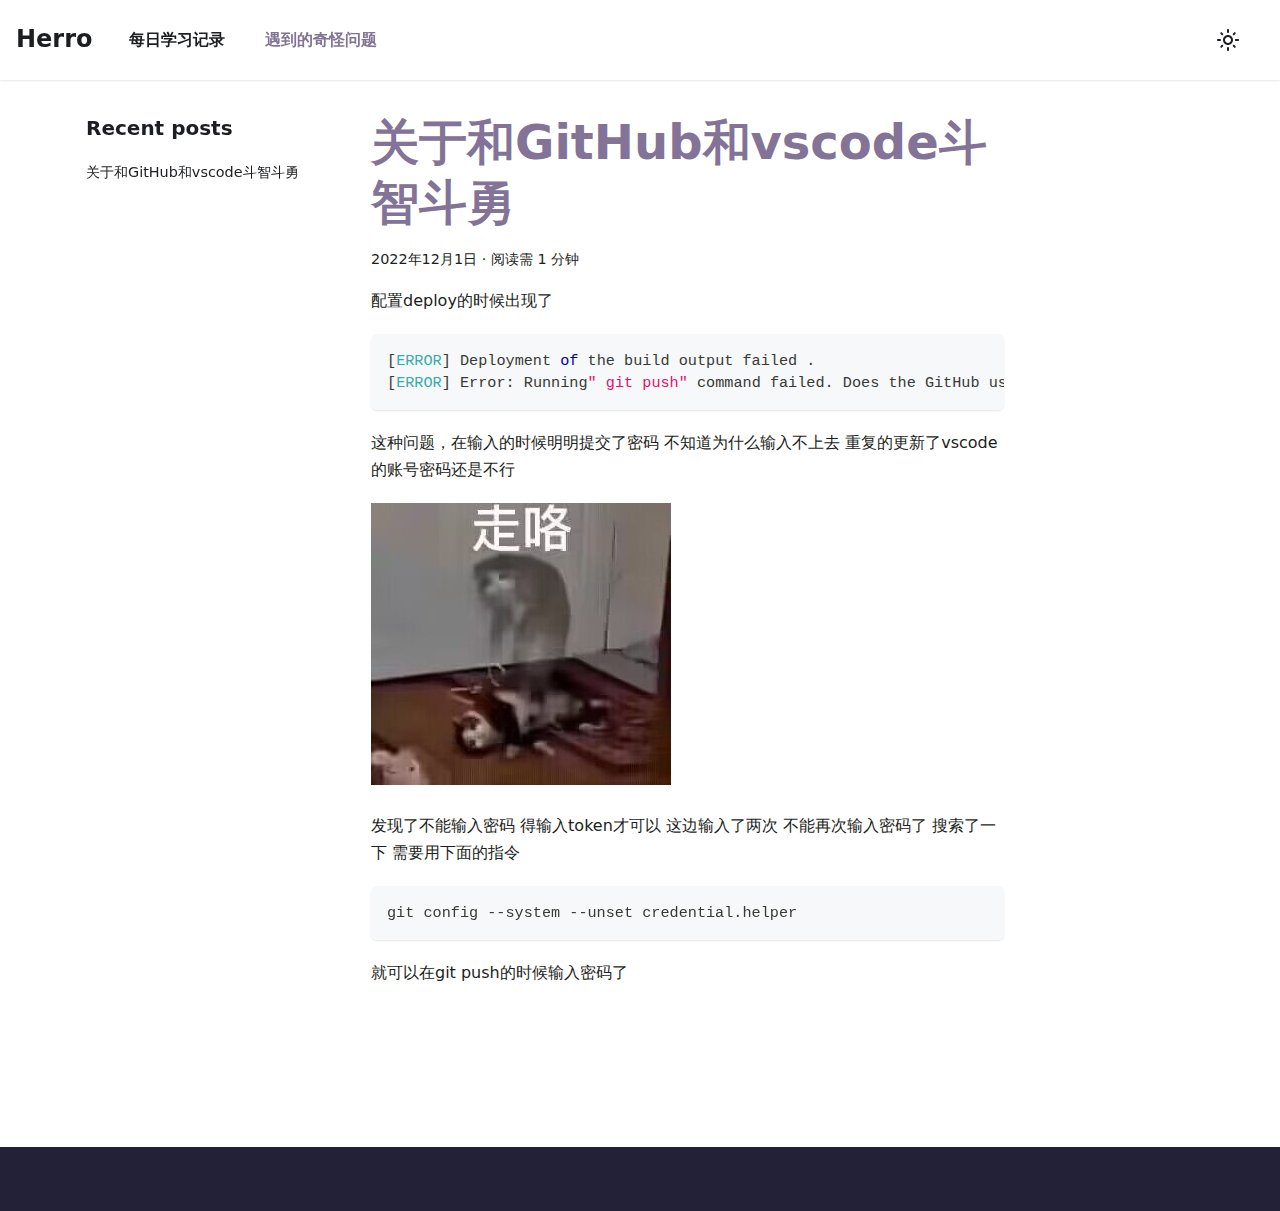
<file: blog/index.html>
<!doctype html>
<html lang="zh" dir="ltr" class="blog-wrapper blog-list-page plugin-blog plugin-id-default">
<head>
<meta charset="UTF-8">
<meta name="generator" content="Docusaurus v2.2.0">
<title data-rh="true">Blog |  </title><meta data-rh="true" name="viewport" content="width=device-width,initial-scale=1"><meta data-rh="true" name="twitter:card" content="summary_large_image"><meta data-rh="true" property="og:url" content="https://wangzhen0127.github.io/blog"><meta data-rh="true" name="docusaurus_locale" content="zh"><meta data-rh="true" name="docsearch:language" content="zh"><meta data-rh="true" property="og:title" content="Blog |  "><meta data-rh="true" name="description" content="Blog"><meta data-rh="true" property="og:description" content="Blog"><meta data-rh="true" name="docusaurus_tag" content="blog_posts_list"><meta data-rh="true" name="docsearch:docusaurus_tag" content="blog_posts_list"><link data-rh="true" rel="icon" href="/img/favicon.ico"><link data-rh="true" rel="canonical" href="https://wangzhen0127.github.io/blog"><link data-rh="true" rel="alternate" href="https://wangzhen0127.github.io/blog" hreflang="zh"><link data-rh="true" rel="alternate" href="https://wangzhen0127.github.io/blog" hreflang="x-default"><link rel="alternate" type="application/rss+xml" href="/blog/rss.xml" title="  RSS Feed">
<link rel="alternate" type="application/atom+xml" href="/blog/atom.xml" title="  Atom Feed"><link rel="stylesheet" href="/assets/css/styles.d6b8f8d7.css">
<link rel="preload" href="/assets/js/runtime~main.7fb53a2c.js" as="script">
<link rel="preload" href="/assets/js/main.46b35fb4.js" as="script">
</head>
<body class="navigation-with-keyboard">
<script>!function(){function t(t){document.documentElement.setAttribute("data-theme",t)}var e=function(){var t=null;try{t=localStorage.getItem("theme")}catch(t){}return t}();t(null!==e?e:"light")}()</script><div id="__docusaurus">
<div role="region" aria-label="跳到主要内容"><a class="skipToContent_fXgn" href="#docusaurus_skipToContent_fallback">跳到主要内容</a></div><nav class="navbar navbar--fixed-top"><div class="navbar__inner"><div class="navbar__items"><button aria-label="Toggle navigation bar" aria-expanded="false" class="navbar__toggle clean-btn" type="button"><svg width="30" height="30" viewBox="0 0 30 30" aria-hidden="true"><path stroke="currentColor" stroke-linecap="round" stroke-miterlimit="10" stroke-width="2" d="M4 7h22M4 15h22M4 23h22"></path></svg></button><a class="navbar__brand" href="/"><b class="navbar__title text--truncate">Herro</b></a><a class="navbar__item navbar__link" href="/docs/intro">每日学习记录</a><a aria-current="page" class="navbar__item navbar__link navbar__link--active" href="/blog">遇到的奇怪问题</a></div><div class="navbar__items navbar__items--right"><div class="toggle_vylO colorModeToggle_DEke"><button class="clean-btn toggleButton_gllP toggleButtonDisabled_aARS" type="button" disabled="" title="切换浅色/暗黑模式（当前为浅色模式）" aria-label="切换浅色/暗黑模式（当前为浅色模式）" aria-live="polite"><svg viewBox="0 0 24 24" width="24" height="24" class="lightToggleIcon_pyhR"><path fill="currentColor" d="M12,9c1.65,0,3,1.35,3,3s-1.35,3-3,3s-3-1.35-3-3S10.35,9,12,9 M12,7c-2.76,0-5,2.24-5,5s2.24,5,5,5s5-2.24,5-5 S14.76,7,12,7L12,7z M2,13l2,0c0.55,0,1-0.45,1-1s-0.45-1-1-1l-2,0c-0.55,0-1,0.45-1,1S1.45,13,2,13z M20,13l2,0c0.55,0,1-0.45,1-1 s-0.45-1-1-1l-2,0c-0.55,0-1,0.45-1,1S19.45,13,20,13z M11,2v2c0,0.55,0.45,1,1,1s1-0.45,1-1V2c0-0.55-0.45-1-1-1S11,1.45,11,2z M11,20v2c0,0.55,0.45,1,1,1s1-0.45,1-1v-2c0-0.55-0.45-1-1-1C11.45,19,11,19.45,11,20z M5.99,4.58c-0.39-0.39-1.03-0.39-1.41,0 c-0.39,0.39-0.39,1.03,0,1.41l1.06,1.06c0.39,0.39,1.03,0.39,1.41,0s0.39-1.03,0-1.41L5.99,4.58z M18.36,16.95 c-0.39-0.39-1.03-0.39-1.41,0c-0.39,0.39-0.39,1.03,0,1.41l1.06,1.06c0.39,0.39,1.03,0.39,1.41,0c0.39-0.39,0.39-1.03,0-1.41 L18.36,16.95z M19.42,5.99c0.39-0.39,0.39-1.03,0-1.41c-0.39-0.39-1.03-0.39-1.41,0l-1.06,1.06c-0.39,0.39-0.39,1.03,0,1.41 s1.03,0.39,1.41,0L19.42,5.99z M7.05,18.36c0.39-0.39,0.39-1.03,0-1.41c-0.39-0.39-1.03-0.39-1.41,0l-1.06,1.06 c-0.39,0.39-0.39,1.03,0,1.41s1.03,0.39,1.41,0L7.05,18.36z"></path></svg><svg viewBox="0 0 24 24" width="24" height="24" class="darkToggleIcon_wfgR"><path fill="currentColor" d="M9.37,5.51C9.19,6.15,9.1,6.82,9.1,7.5c0,4.08,3.32,7.4,7.4,7.4c0.68,0,1.35-0.09,1.99-0.27C17.45,17.19,14.93,19,12,19 c-3.86,0-7-3.14-7-7C5,9.07,6.81,6.55,9.37,5.51z M12,3c-4.97,0-9,4.03-9,9s4.03,9,9,9s9-4.03,9-9c0-0.46-0.04-0.92-0.1-1.36 c-0.98,1.37-2.58,2.26-4.4,2.26c-2.98,0-5.4-2.42-5.4-5.4c0-1.81,0.89-3.42,2.26-4.4C12.92,3.04,12.46,3,12,3L12,3z"></path></svg></button></div><div class="searchBox_ZlJk"></div></div></div><div role="presentation" class="navbar-sidebar__backdrop"></div></nav><div id="docusaurus_skipToContent_fallback" class="main-wrapper mainWrapper_z2l0"><div class="container margin-vert--lg"><div class="row"><aside class="col col--3"><nav class="sidebar_re4s thin-scrollbar" aria-label="最近博文导航"><div class="sidebarItemTitle_pO2u margin-bottom--md">Recent posts</div><ul class="sidebarItemList_Yudw clean-list"><li class="sidebarItem__DBe"><a class="sidebarItemLink_mo7H" href="/blog/关于和GitHub和vscode斗智斗勇">关于和GitHub和vscode斗智斗勇</a></li></ul></nav></aside><main class="col col--7" itemscope="" itemtype="http://schema.org/Blog"><article class="margin-bottom--xl" itemprop="blogPost" itemscope="" itemtype="http://schema.org/BlogPosting"><header><h2 class="title_f1Hy" itemprop="headline"><a itemprop="url" href="/blog/关于和GitHub和vscode斗智斗勇">关于和GitHub和vscode斗智斗勇</a></h2><div class="container_mt6G margin-vert--md"><time datetime="2022-12-01T08:50:11.865Z" itemprop="datePublished">2022年12月1日</time> · <!-- -->阅读需 1 分钟</div></header><div class="markdown" itemprop="articleBody"><p>配置deploy的时候出现了</p><div class="language-js codeBlockContainer_Ckt0 theme-code-block" style="--prism-color:#393A34;--prism-background-color:#f6f8fa"><div class="codeBlockContent_biex"><pre tabindex="0" class="prism-code language-js codeBlock_bY9V thin-scrollbar"><code class="codeBlockLines_e6Vv"><span class="token-line" style="color:#393A34"><span class="token punctuation" style="color:#393A34">[</span><span class="token constant" style="color:#36acaa">ERROR</span><span class="token punctuation" style="color:#393A34">]</span><span class="token plain"> </span><span class="token maybe-class-name">Deployment</span><span class="token plain"> </span><span class="token keyword" style="color:#00009f">of</span><span class="token plain"> the build output failed </span><span class="token punctuation" style="color:#393A34">.</span><span class="token plain"></span><br></span><span class="token-line" style="color:#393A34"><span class="token plain"></span><span class="token punctuation" style="color:#393A34">[</span><span class="token constant" style="color:#36acaa">ERROR</span><span class="token punctuation" style="color:#393A34">]</span><span class="token plain"> </span><span class="token known-class-name class-name">Error</span><span class="token operator" style="color:#393A34">:</span><span class="token plain"> </span><span class="token maybe-class-name">Running</span><span class="token string" style="color:#e3116c">&quot; git push&quot;</span><span class="token plain"> command failed</span><span class="token punctuation" style="color:#393A34">.</span><span class="token plain"> </span><span class="token property-access maybe-class-name">Does</span><span class="token plain"> the </span><span class="token maybe-class-name">GitHub</span><span class="token plain"> user account you are using have push access to the repository</span><span class="token operator" style="color:#393A34">?</span><br></span></code></pre><div class="buttonGroup__atx"><button type="button" aria-label="复制代码到剪贴板" title="复制" class="clean-btn"><span class="copyButtonIcons_eSgA" aria-hidden="true"><svg class="copyButtonIcon_y97N" viewBox="0 0 24 24"><path d="M19,21H8V7H19M19,5H8A2,2 0 0,0 6,7V21A2,2 0 0,0 8,23H19A2,2 0 0,0 21,21V7A2,2 0 0,0 19,5M16,1H4A2,2 0 0,0 2,3V17H4V3H16V1Z"></path></svg><svg class="copyButtonSuccessIcon_LjdS" viewBox="0 0 24 24"><path d="M21,7L9,19L3.5,13.5L4.91,12.09L9,16.17L19.59,5.59L21,7Z"></path></svg></span></button></div></div></div><p>这种问题，在输入的时候明明提交了密码 不知道为什么输入不上去 重复的更新了vscode的账号密码还是不行</p><p><img loading="lazy" alt="Example banner" src="[data-uri]" width="300" height="282" class="img_ev3q"></p><p>发现了不能输入密码 得输入token才可以
这边输入了两次 不能再次输入密码了 搜索了一下 需要用下面的指令</p><div class="codeBlockContainer_Ckt0 theme-code-block" style="--prism-color:#393A34;--prism-background-color:#f6f8fa"><div class="codeBlockContent_biex"><pre tabindex="0" class="prism-code language-text codeBlock_bY9V thin-scrollbar"><code class="codeBlockLines_e6Vv"><span class="token-line" style="color:#393A34"><span class="token plain">git config --system --unset credential.helper</span><br></span></code></pre><div class="buttonGroup__atx"><button type="button" aria-label="复制代码到剪贴板" title="复制" class="clean-btn"><span class="copyButtonIcons_eSgA" aria-hidden="true"><svg class="copyButtonIcon_y97N" viewBox="0 0 24 24"><path d="M19,21H8V7H19M19,5H8A2,2 0 0,0 6,7V21A2,2 0 0,0 8,23H19A2,2 0 0,0 21,21V7A2,2 0 0,0 19,5M16,1H4A2,2 0 0,0 2,3V17H4V3H16V1Z"></path></svg><svg class="copyButtonSuccessIcon_LjdS" viewBox="0 0 24 24"><path d="M21,7L9,19L3.5,13.5L4.91,12.09L9,16.17L19.59,5.59L21,7Z"></path></svg></span></button></div></div></div><p>就可以在git push的时候输入密码了</p></div><footer class="row docusaurus-mt-lg"></footer></article><nav class="pagination-nav" aria-label="博文列表分页导航"></nav></main></div></div></div><footer class="footer footer--dark"><div class="container container-fluid"></div></footer></div>
<script src="/assets/js/runtime~main.7fb53a2c.js"></script>
<script src="/assets/js/main.46b35fb4.js"></script>
</body>
</html>
</file>
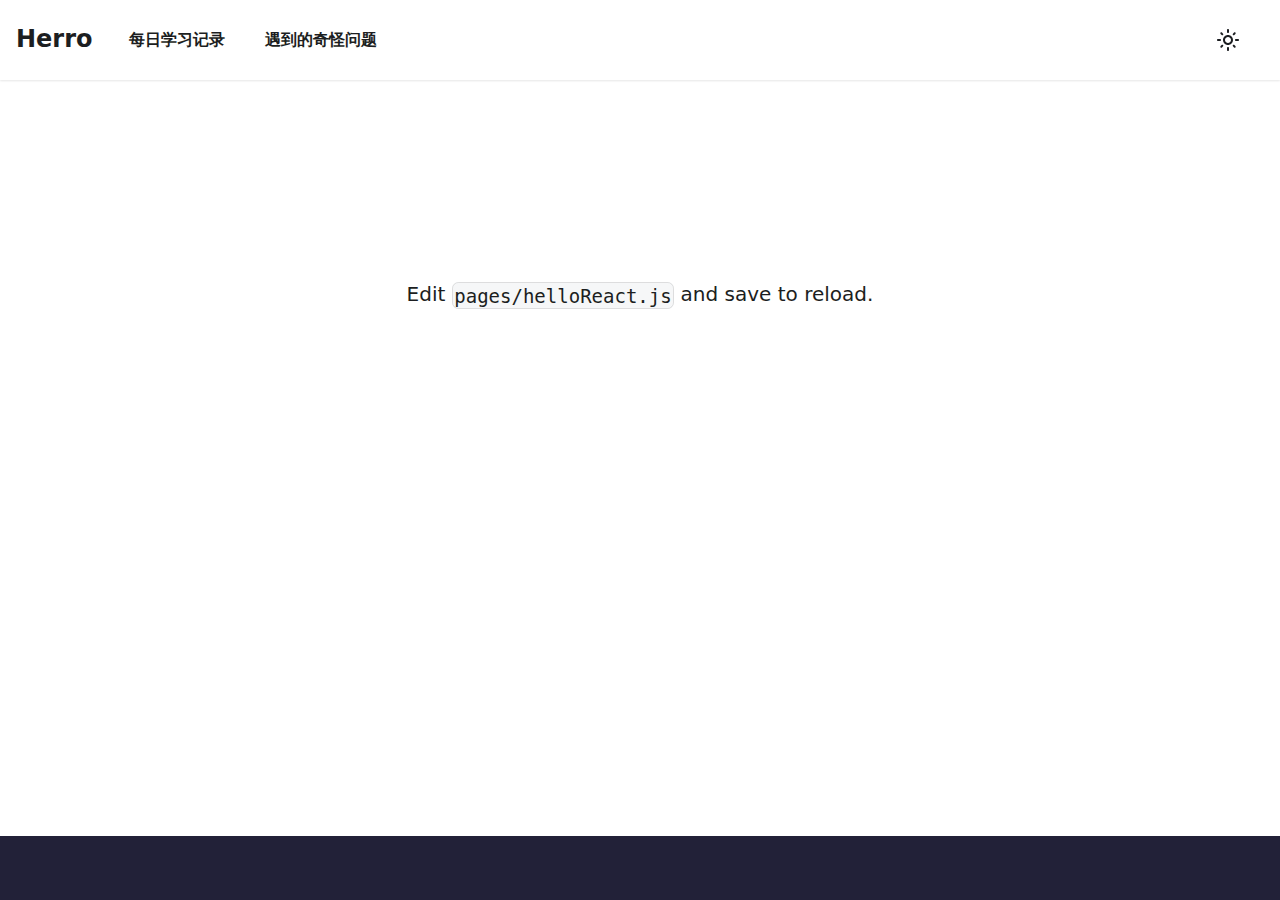
<file: helloReact/index.html>
<!doctype html>
<html lang="zh" dir="ltr" class="plugin-pages plugin-id-default">
<head>
<meta charset="UTF-8">
<meta name="generator" content="Docusaurus v2.2.0">
<title data-rh="true">Hello |  </title><meta data-rh="true" name="viewport" content="width=device-width,initial-scale=1"><meta data-rh="true" name="twitter:card" content="summary_large_image"><meta data-rh="true" property="og:url" content="https://wangzhen0127.github.io/helloReact"><meta data-rh="true" name="docusaurus_locale" content="zh"><meta data-rh="true" name="docusaurus_tag" content="default"><meta data-rh="true" name="docsearch:language" content="zh"><meta data-rh="true" name="docsearch:docusaurus_tag" content="default"><meta data-rh="true" property="og:title" content="Hello |  "><meta data-rh="true" name="description" content="Hello React Page"><meta data-rh="true" property="og:description" content="Hello React Page"><link data-rh="true" rel="icon" href="/img/favicon.ico"><link data-rh="true" rel="canonical" href="https://wangzhen0127.github.io/helloReact"><link data-rh="true" rel="alternate" href="https://wangzhen0127.github.io/helloReact" hreflang="zh"><link data-rh="true" rel="alternate" href="https://wangzhen0127.github.io/helloReact" hreflang="x-default"><link rel="alternate" type="application/rss+xml" href="/blog/rss.xml" title="  RSS Feed">
<link rel="alternate" type="application/atom+xml" href="/blog/atom.xml" title="  Atom Feed"><link rel="stylesheet" href="/assets/css/styles.d6b8f8d7.css">
<link rel="preload" href="/assets/js/runtime~main.7fb53a2c.js" as="script">
<link rel="preload" href="/assets/js/main.46b35fb4.js" as="script">
</head>
<body class="navigation-with-keyboard">
<script>!function(){function t(t){document.documentElement.setAttribute("data-theme",t)}var e=function(){var t=null;try{t=localStorage.getItem("theme")}catch(t){}return t}();t(null!==e?e:"light")}()</script><div id="__docusaurus">
<div role="region" aria-label="跳到主要内容"><a class="skipToContent_fXgn" href="#docusaurus_skipToContent_fallback">跳到主要内容</a></div><nav class="navbar navbar--fixed-top"><div class="navbar__inner"><div class="navbar__items"><button aria-label="Toggle navigation bar" aria-expanded="false" class="navbar__toggle clean-btn" type="button"><svg width="30" height="30" viewBox="0 0 30 30" aria-hidden="true"><path stroke="currentColor" stroke-linecap="round" stroke-miterlimit="10" stroke-width="2" d="M4 7h22M4 15h22M4 23h22"></path></svg></button><a class="navbar__brand" href="/"><b class="navbar__title text--truncate">Herro</b></a><a class="navbar__item navbar__link" href="/docs/intro">每日学习记录</a><a class="navbar__item navbar__link" href="/blog">遇到的奇怪问题</a></div><div class="navbar__items navbar__items--right"><div class="toggle_vylO colorModeToggle_DEke"><button class="clean-btn toggleButton_gllP toggleButtonDisabled_aARS" type="button" disabled="" title="切换浅色/暗黑模式（当前为浅色模式）" aria-label="切换浅色/暗黑模式（当前为浅色模式）" aria-live="polite"><svg viewBox="0 0 24 24" width="24" height="24" class="lightToggleIcon_pyhR"><path fill="currentColor" d="M12,9c1.65,0,3,1.35,3,3s-1.35,3-3,3s-3-1.35-3-3S10.35,9,12,9 M12,7c-2.76,0-5,2.24-5,5s2.24,5,5,5s5-2.24,5-5 S14.76,7,12,7L12,7z M2,13l2,0c0.55,0,1-0.45,1-1s-0.45-1-1-1l-2,0c-0.55,0-1,0.45-1,1S1.45,13,2,13z M20,13l2,0c0.55,0,1-0.45,1-1 s-0.45-1-1-1l-2,0c-0.55,0-1,0.45-1,1S19.45,13,20,13z M11,2v2c0,0.55,0.45,1,1,1s1-0.45,1-1V2c0-0.55-0.45-1-1-1S11,1.45,11,2z M11,20v2c0,0.55,0.45,1,1,1s1-0.45,1-1v-2c0-0.55-0.45-1-1-1C11.45,19,11,19.45,11,20z M5.99,4.58c-0.39-0.39-1.03-0.39-1.41,0 c-0.39,0.39-0.39,1.03,0,1.41l1.06,1.06c0.39,0.39,1.03,0.39,1.41,0s0.39-1.03,0-1.41L5.99,4.58z M18.36,16.95 c-0.39-0.39-1.03-0.39-1.41,0c-0.39,0.39-0.39,1.03,0,1.41l1.06,1.06c0.39,0.39,1.03,0.39,1.41,0c0.39-0.39,0.39-1.03,0-1.41 L18.36,16.95z M19.42,5.99c0.39-0.39,0.39-1.03,0-1.41c-0.39-0.39-1.03-0.39-1.41,0l-1.06,1.06c-0.39,0.39-0.39,1.03,0,1.41 s1.03,0.39,1.41,0L19.42,5.99z M7.05,18.36c0.39-0.39,0.39-1.03,0-1.41c-0.39-0.39-1.03-0.39-1.41,0l-1.06,1.06 c-0.39,0.39-0.39,1.03,0,1.41s1.03,0.39,1.41,0L7.05,18.36z"></path></svg><svg viewBox="0 0 24 24" width="24" height="24" class="darkToggleIcon_wfgR"><path fill="currentColor" d="M9.37,5.51C9.19,6.15,9.1,6.82,9.1,7.5c0,4.08,3.32,7.4,7.4,7.4c0.68,0,1.35-0.09,1.99-0.27C17.45,17.19,14.93,19,12,19 c-3.86,0-7-3.14-7-7C5,9.07,6.81,6.55,9.37,5.51z M12,3c-4.97,0-9,4.03-9,9s4.03,9,9,9s9-4.03,9-9c0-0.46-0.04-0.92-0.1-1.36 c-0.98,1.37-2.58,2.26-4.4,2.26c-2.98,0-5.4-2.42-5.4-5.4c0-1.81,0.89-3.42,2.26-4.4C12.92,3.04,12.46,3,12,3L12,3z"></path></svg></button></div><div class="searchBox_ZlJk"></div></div></div><div role="presentation" class="navbar-sidebar__backdrop"></div></nav><div id="docusaurus_skipToContent_fallback" class="main-wrapper mainWrapper_z2l0"><div style="display:flex;justify-content:center;align-items:center;height:50vh;font-size:20px"><p>Edit <code>pages/helloReact.js</code> and save to reload.</p></div></div><footer class="footer footer--dark"><div class="container container-fluid"></div></footer></div>
<script src="/assets/js/runtime~main.7fb53a2c.js"></script>
<script src="/assets/js/main.46b35fb4.js"></script>
</body>
</html>
</file>
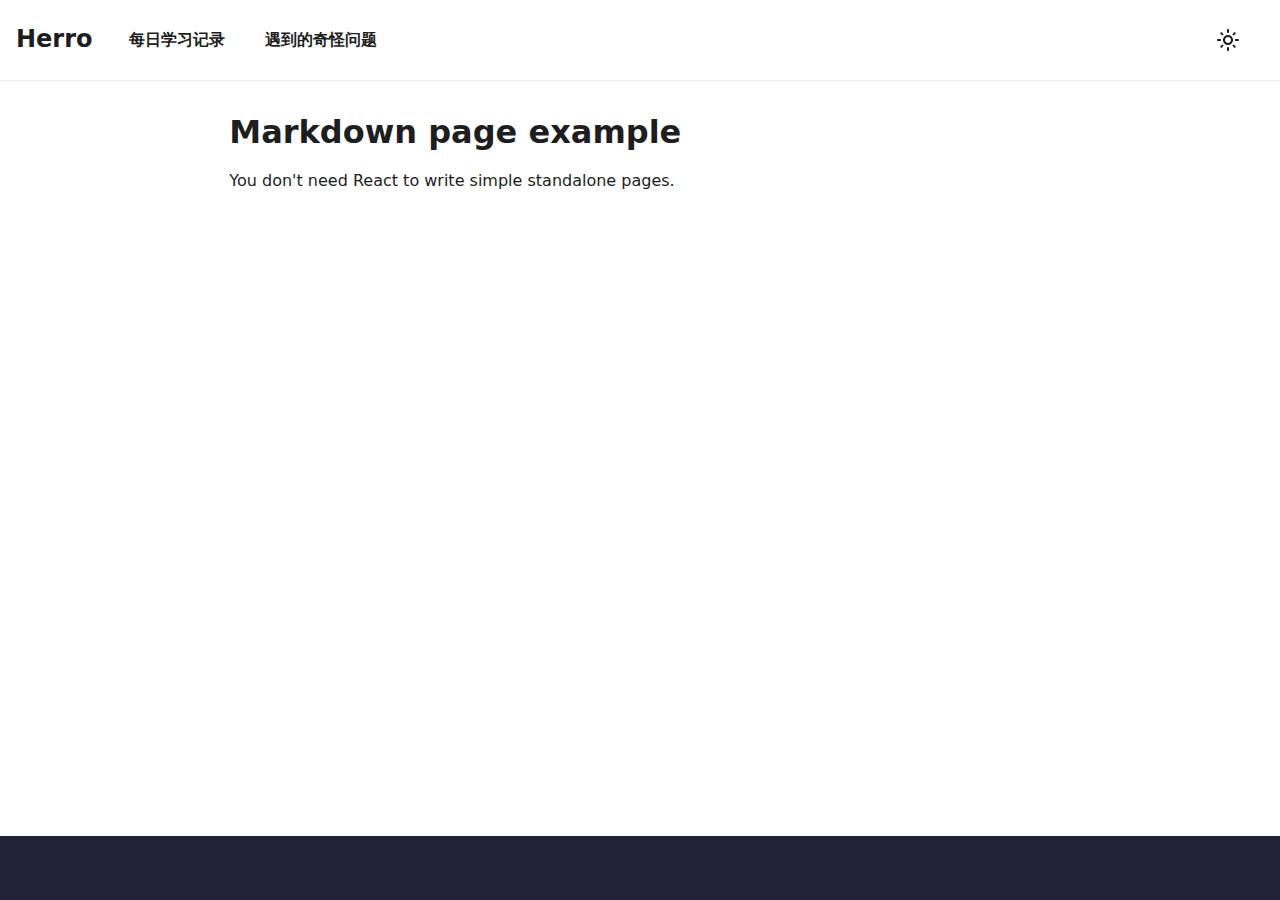
<file: markdown-page/index.html>
<!doctype html>
<html lang="zh" dir="ltr" class="mdx-wrapper mdx-page plugin-pages plugin-id-default">
<head>
<meta charset="UTF-8">
<meta name="generator" content="Docusaurus v2.2.0">
<title data-rh="true">Markdown page example |  </title><meta data-rh="true" name="viewport" content="width=device-width,initial-scale=1"><meta data-rh="true" name="twitter:card" content="summary_large_image"><meta data-rh="true" property="og:url" content="https://wangzhen0127.github.io/markdown-page"><meta data-rh="true" name="docusaurus_locale" content="zh"><meta data-rh="true" name="docusaurus_tag" content="default"><meta data-rh="true" name="docsearch:language" content="zh"><meta data-rh="true" name="docsearch:docusaurus_tag" content="default"><meta data-rh="true" property="og:title" content="Markdown page example |  "><meta data-rh="true" name="description" content="You don&#x27;t need React to write simple standalone pages."><meta data-rh="true" property="og:description" content="You don&#x27;t need React to write simple standalone pages."><link data-rh="true" rel="icon" href="/img/favicon.ico"><link data-rh="true" rel="canonical" href="https://wangzhen0127.github.io/markdown-page"><link data-rh="true" rel="alternate" href="https://wangzhen0127.github.io/markdown-page" hreflang="zh"><link data-rh="true" rel="alternate" href="https://wangzhen0127.github.io/markdown-page" hreflang="x-default"><link rel="alternate" type="application/rss+xml" href="/blog/rss.xml" title="  RSS Feed">
<link rel="alternate" type="application/atom+xml" href="/blog/atom.xml" title="  Atom Feed"><link rel="stylesheet" href="/assets/css/styles.d6b8f8d7.css">
<link rel="preload" href="/assets/js/runtime~main.7fb53a2c.js" as="script">
<link rel="preload" href="/assets/js/main.46b35fb4.js" as="script">
</head>
<body class="navigation-with-keyboard">
<script>!function(){function t(t){document.documentElement.setAttribute("data-theme",t)}var e=function(){var t=null;try{t=localStorage.getItem("theme")}catch(t){}return t}();t(null!==e?e:"light")}()</script><div id="__docusaurus">
<div role="region" aria-label="跳到主要内容"><a class="skipToContent_fXgn" href="#docusaurus_skipToContent_fallback">跳到主要内容</a></div><nav class="navbar navbar--fixed-top"><div class="navbar__inner"><div class="navbar__items"><button aria-label="Toggle navigation bar" aria-expanded="false" class="navbar__toggle clean-btn" type="button"><svg width="30" height="30" viewBox="0 0 30 30" aria-hidden="true"><path stroke="currentColor" stroke-linecap="round" stroke-miterlimit="10" stroke-width="2" d="M4 7h22M4 15h22M4 23h22"></path></svg></button><a class="navbar__brand" href="/"><b class="navbar__title text--truncate">Herro</b></a><a class="navbar__item navbar__link" href="/docs/intro">每日学习记录</a><a class="navbar__item navbar__link" href="/blog">遇到的奇怪问题</a></div><div class="navbar__items navbar__items--right"><div class="toggle_vylO colorModeToggle_DEke"><button class="clean-btn toggleButton_gllP toggleButtonDisabled_aARS" type="button" disabled="" title="切换浅色/暗黑模式（当前为浅色模式）" aria-label="切换浅色/暗黑模式（当前为浅色模式）" aria-live="polite"><svg viewBox="0 0 24 24" width="24" height="24" class="lightToggleIcon_pyhR"><path fill="currentColor" d="M12,9c1.65,0,3,1.35,3,3s-1.35,3-3,3s-3-1.35-3-3S10.35,9,12,9 M12,7c-2.76,0-5,2.24-5,5s2.24,5,5,5s5-2.24,5-5 S14.76,7,12,7L12,7z M2,13l2,0c0.55,0,1-0.45,1-1s-0.45-1-1-1l-2,0c-0.55,0-1,0.45-1,1S1.45,13,2,13z M20,13l2,0c0.55,0,1-0.45,1-1 s-0.45-1-1-1l-2,0c-0.55,0-1,0.45-1,1S19.45,13,20,13z M11,2v2c0,0.55,0.45,1,1,1s1-0.45,1-1V2c0-0.55-0.45-1-1-1S11,1.45,11,2z M11,20v2c0,0.55,0.45,1,1,1s1-0.45,1-1v-2c0-0.55-0.45-1-1-1C11.45,19,11,19.45,11,20z M5.99,4.58c-0.39-0.39-1.03-0.39-1.41,0 c-0.39,0.39-0.39,1.03,0,1.41l1.06,1.06c0.39,0.39,1.03,0.39,1.41,0s0.39-1.03,0-1.41L5.99,4.58z M18.36,16.95 c-0.39-0.39-1.03-0.39-1.41,0c-0.39,0.39-0.39,1.03,0,1.41l1.06,1.06c0.39,0.39,1.03,0.39,1.41,0c0.39-0.39,0.39-1.03,0-1.41 L18.36,16.95z M19.42,5.99c0.39-0.39,0.39-1.03,0-1.41c-0.39-0.39-1.03-0.39-1.41,0l-1.06,1.06c-0.39,0.39-0.39,1.03,0,1.41 s1.03,0.39,1.41,0L19.42,5.99z M7.05,18.36c0.39-0.39,0.39-1.03,0-1.41c-0.39-0.39-1.03-0.39-1.41,0l-1.06,1.06 c-0.39,0.39-0.39,1.03,0,1.41s1.03,0.39,1.41,0L7.05,18.36z"></path></svg><svg viewBox="0 0 24 24" width="24" height="24" class="darkToggleIcon_wfgR"><path fill="currentColor" d="M9.37,5.51C9.19,6.15,9.1,6.82,9.1,7.5c0,4.08,3.32,7.4,7.4,7.4c0.68,0,1.35-0.09,1.99-0.27C17.45,17.19,14.93,19,12,19 c-3.86,0-7-3.14-7-7C5,9.07,6.81,6.55,9.37,5.51z M12,3c-4.97,0-9,4.03-9,9s4.03,9,9,9s9-4.03,9-9c0-0.46-0.04-0.92-0.1-1.36 c-0.98,1.37-2.58,2.26-4.4,2.26c-2.98,0-5.4-2.42-5.4-5.4c0-1.81,0.89-3.42,2.26-4.4C12.92,3.04,12.46,3,12,3L12,3z"></path></svg></button></div><div class="searchBox_ZlJk"></div></div></div><div role="presentation" class="navbar-sidebar__backdrop"></div></nav><div id="docusaurus_skipToContent_fallback" class="main-wrapper mainWrapper_z2l0"><main class="container container--fluid margin-vert--lg"><div class="row mdxPageWrapper_j9I6"><div class="col col--8"><article><h1>Markdown page example</h1><p>You don&#x27;t need React to write simple standalone pages.</p></article></div></div></main></div><footer class="footer footer--dark"><div class="container container-fluid"></div></footer></div>
<script src="/assets/js/runtime~main.7fb53a2c.js"></script>
<script src="/assets/js/main.46b35fb4.js"></script>
</body>
</html>
</file>
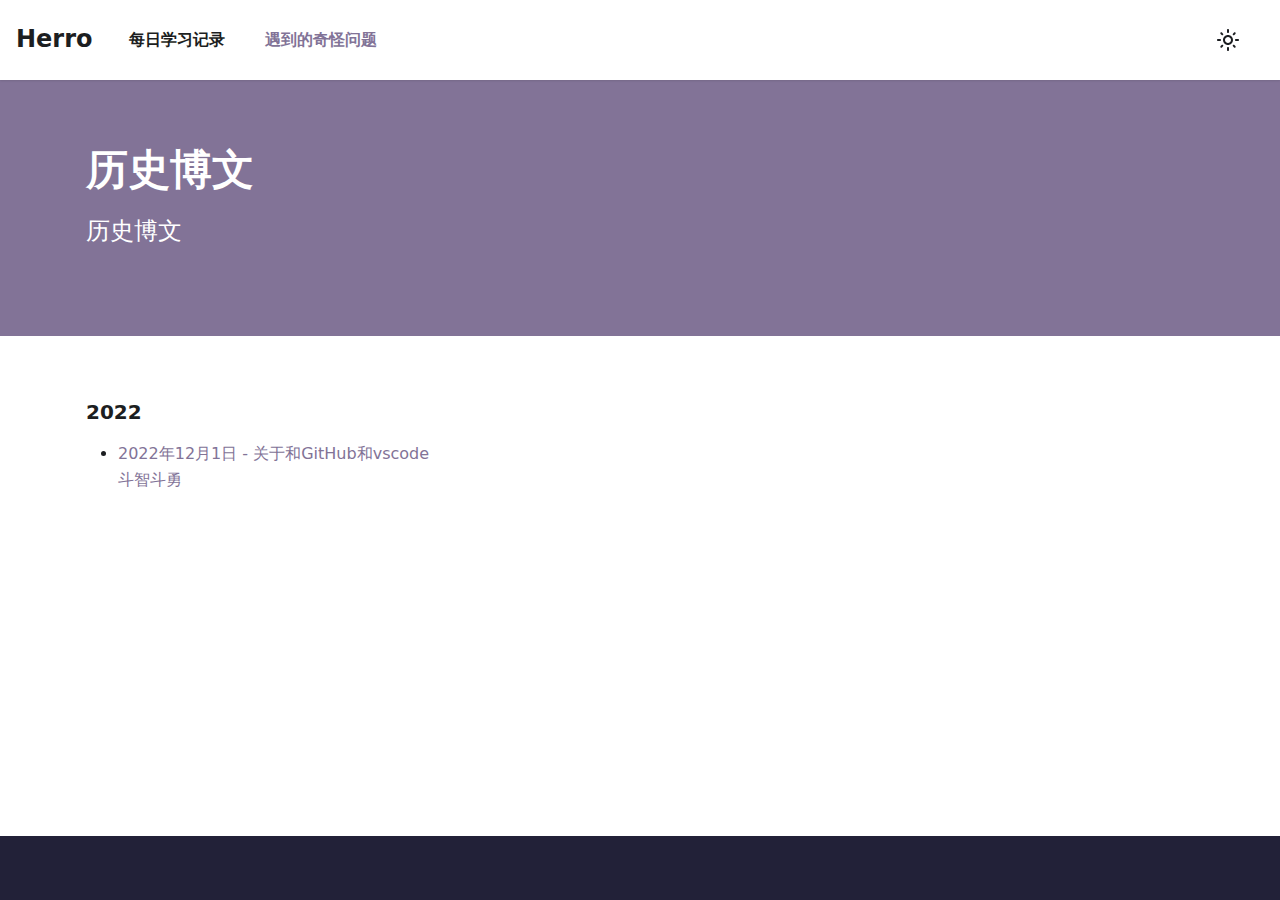
<file: blog/archive/index.html>
<!doctype html>
<html lang="zh" dir="ltr" class="plugin-blog plugin-id-default">
<head>
<meta charset="UTF-8">
<meta name="generator" content="Docusaurus v2.2.0">
<title data-rh="true">历史博文 |  </title><meta data-rh="true" name="viewport" content="width=device-width,initial-scale=1"><meta data-rh="true" name="twitter:card" content="summary_large_image"><meta data-rh="true" property="og:url" content="https://wangzhen0127.github.io/blog/archive"><meta data-rh="true" name="docusaurus_locale" content="zh"><meta data-rh="true" name="docusaurus_tag" content="default"><meta data-rh="true" name="docsearch:language" content="zh"><meta data-rh="true" name="docsearch:docusaurus_tag" content="default"><meta data-rh="true" property="og:title" content="历史博文 |  "><meta data-rh="true" name="description" content="历史博文"><meta data-rh="true" property="og:description" content="历史博文"><link data-rh="true" rel="icon" href="/img/favicon.ico"><link data-rh="true" rel="canonical" href="https://wangzhen0127.github.io/blog/archive"><link data-rh="true" rel="alternate" href="https://wangzhen0127.github.io/blog/archive" hreflang="zh"><link data-rh="true" rel="alternate" href="https://wangzhen0127.github.io/blog/archive" hreflang="x-default"><link rel="alternate" type="application/rss+xml" href="/blog/rss.xml" title="  RSS Feed">
<link rel="alternate" type="application/atom+xml" href="/blog/atom.xml" title="  Atom Feed"><link rel="stylesheet" href="/assets/css/styles.d6b8f8d7.css">
<link rel="preload" href="/assets/js/runtime~main.7fb53a2c.js" as="script">
<link rel="preload" href="/assets/js/main.46b35fb4.js" as="script">
</head>
<body class="navigation-with-keyboard">
<script>!function(){function t(t){document.documentElement.setAttribute("data-theme",t)}var e=function(){var t=null;try{t=localStorage.getItem("theme")}catch(t){}return t}();t(null!==e?e:"light")}()</script><div id="__docusaurus">
<div role="region" aria-label="跳到主要内容"><a class="skipToContent_fXgn" href="#docusaurus_skipToContent_fallback">跳到主要内容</a></div><nav class="navbar navbar--fixed-top"><div class="navbar__inner"><div class="navbar__items"><button aria-label="Toggle navigation bar" aria-expanded="false" class="navbar__toggle clean-btn" type="button"><svg width="30" height="30" viewBox="0 0 30 30" aria-hidden="true"><path stroke="currentColor" stroke-linecap="round" stroke-miterlimit="10" stroke-width="2" d="M4 7h22M4 15h22M4 23h22"></path></svg></button><a class="navbar__brand" href="/"><b class="navbar__title text--truncate">Herro</b></a><a class="navbar__item navbar__link" href="/docs/intro">每日学习记录</a><a aria-current="page" class="navbar__item navbar__link navbar__link--active" href="/blog">遇到的奇怪问题</a></div><div class="navbar__items navbar__items--right"><div class="toggle_vylO colorModeToggle_DEke"><button class="clean-btn toggleButton_gllP toggleButtonDisabled_aARS" type="button" disabled="" title="切换浅色/暗黑模式（当前为浅色模式）" aria-label="切换浅色/暗黑模式（当前为浅色模式）" aria-live="polite"><svg viewBox="0 0 24 24" width="24" height="24" class="lightToggleIcon_pyhR"><path fill="currentColor" d="M12,9c1.65,0,3,1.35,3,3s-1.35,3-3,3s-3-1.35-3-3S10.35,9,12,9 M12,7c-2.76,0-5,2.24-5,5s2.24,5,5,5s5-2.24,5-5 S14.76,7,12,7L12,7z M2,13l2,0c0.55,0,1-0.45,1-1s-0.45-1-1-1l-2,0c-0.55,0-1,0.45-1,1S1.45,13,2,13z M20,13l2,0c0.55,0,1-0.45,1-1 s-0.45-1-1-1l-2,0c-0.55,0-1,0.45-1,1S19.45,13,20,13z M11,2v2c0,0.55,0.45,1,1,1s1-0.45,1-1V2c0-0.55-0.45-1-1-1S11,1.45,11,2z M11,20v2c0,0.55,0.45,1,1,1s1-0.45,1-1v-2c0-0.55-0.45-1-1-1C11.45,19,11,19.45,11,20z M5.99,4.58c-0.39-0.39-1.03-0.39-1.41,0 c-0.39,0.39-0.39,1.03,0,1.41l1.06,1.06c0.39,0.39,1.03,0.39,1.41,0s0.39-1.03,0-1.41L5.99,4.58z M18.36,16.95 c-0.39-0.39-1.03-0.39-1.41,0c-0.39,0.39-0.39,1.03,0,1.41l1.06,1.06c0.39,0.39,1.03,0.39,1.41,0c0.39-0.39,0.39-1.03,0-1.41 L18.36,16.95z M19.42,5.99c0.39-0.39,0.39-1.03,0-1.41c-0.39-0.39-1.03-0.39-1.41,0l-1.06,1.06c-0.39,0.39-0.39,1.03,0,1.41 s1.03,0.39,1.41,0L19.42,5.99z M7.05,18.36c0.39-0.39,0.39-1.03,0-1.41c-0.39-0.39-1.03-0.39-1.41,0l-1.06,1.06 c-0.39,0.39-0.39,1.03,0,1.41s1.03,0.39,1.41,0L7.05,18.36z"></path></svg><svg viewBox="0 0 24 24" width="24" height="24" class="darkToggleIcon_wfgR"><path fill="currentColor" d="M9.37,5.51C9.19,6.15,9.1,6.82,9.1,7.5c0,4.08,3.32,7.4,7.4,7.4c0.68,0,1.35-0.09,1.99-0.27C17.45,17.19,14.93,19,12,19 c-3.86,0-7-3.14-7-7C5,9.07,6.81,6.55,9.37,5.51z M12,3c-4.97,0-9,4.03-9,9s4.03,9,9,9s9-4.03,9-9c0-0.46-0.04-0.92-0.1-1.36 c-0.98,1.37-2.58,2.26-4.4,2.26c-2.98,0-5.4-2.42-5.4-5.4c0-1.81,0.89-3.42,2.26-4.4C12.92,3.04,12.46,3,12,3L12,3z"></path></svg></button></div><div class="searchBox_ZlJk"></div></div></div><div role="presentation" class="navbar-sidebar__backdrop"></div></nav><div id="docusaurus_skipToContent_fallback" class="main-wrapper mainWrapper_z2l0"><header class="hero hero--primary"><div class="container"><h1 class="hero__title">历史博文</h1><p class="hero__subtitle">历史博文</p></div></header><main><section class="margin-vert--lg"><div class="container"><div class="row"><div class="col col--4 margin-vert--lg"><h3>2022</h3><ul><li><a href="/blog/关于和GitHub和vscode斗智斗勇">2022年12月1日<!-- --> - <!-- -->关于和GitHub和vscode斗智斗勇</a></li></ul></div></div></div></section></main></div><footer class="footer footer--dark"><div class="container container-fluid"></div></footer></div>
<script src="/assets/js/runtime~main.7fb53a2c.js"></script>
<script src="/assets/js/main.46b35fb4.js"></script>
</body>
</html>
</file>
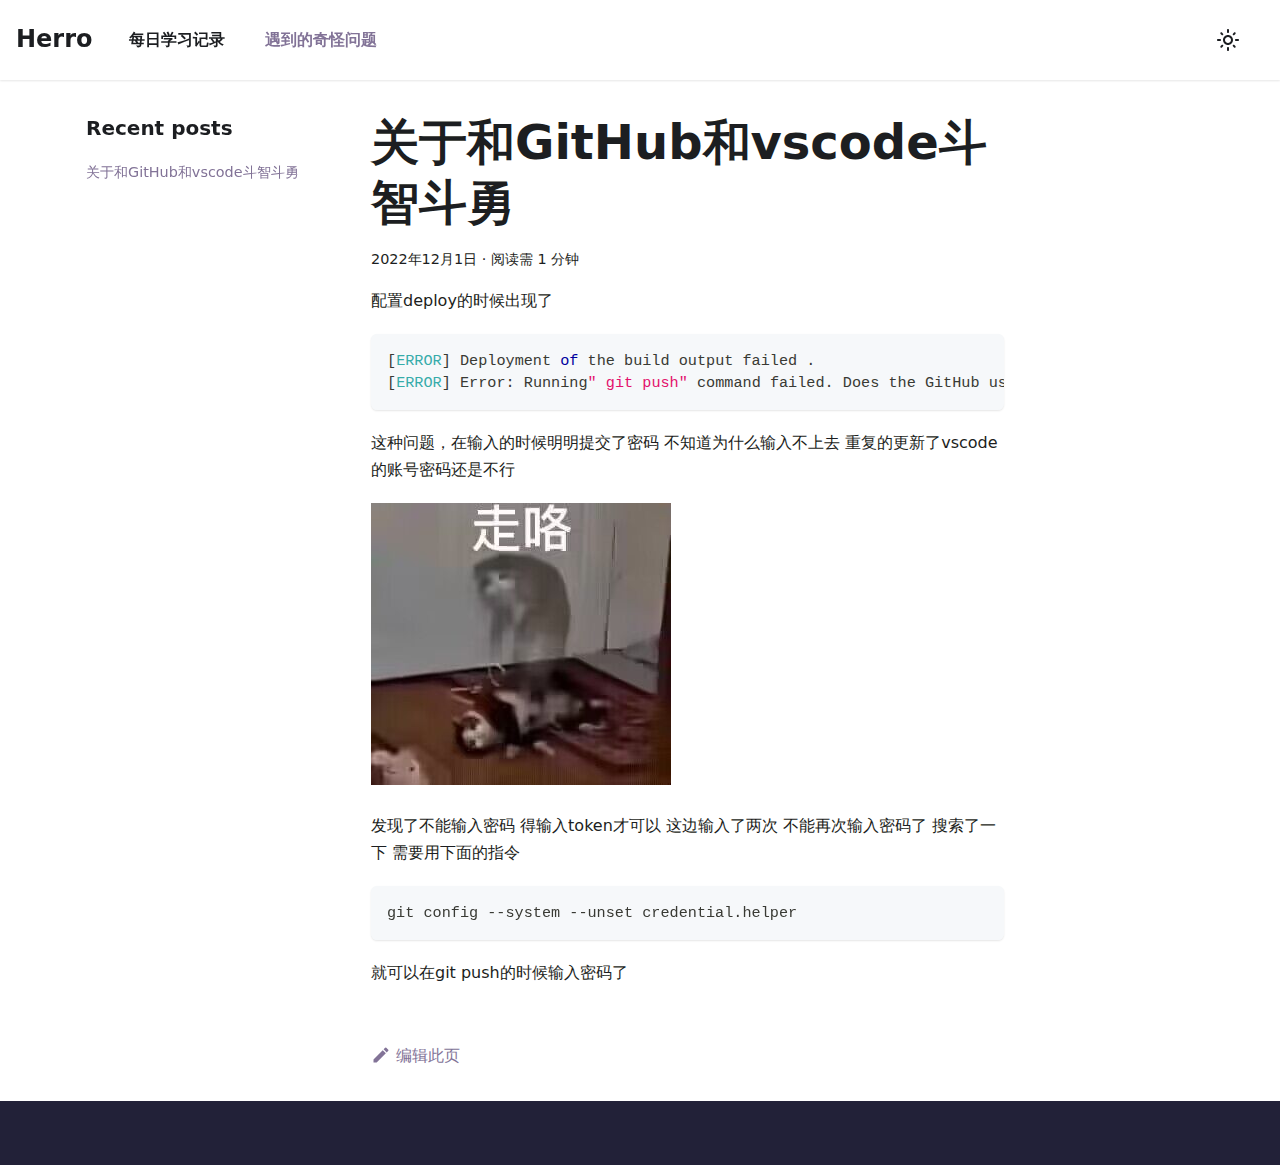
<file: blog/关于和GitHub和vscode斗智斗勇/index.html>
<!doctype html>
<html lang="zh" dir="ltr" class="blog-wrapper blog-post-page plugin-blog plugin-id-default">
<head>
<meta charset="UTF-8">
<meta name="generator" content="Docusaurus v2.2.0">
<title data-rh="true">关于和GitHub和vscode斗智斗勇 |  </title><meta data-rh="true" name="viewport" content="width=device-width,initial-scale=1"><meta data-rh="true" name="twitter:card" content="summary_large_image"><meta data-rh="true" property="og:url" content="https://wangzhen0127.github.io/blog/关于和GitHub和vscode斗智斗勇"><meta data-rh="true" name="docusaurus_locale" content="zh"><meta data-rh="true" name="docusaurus_tag" content="default"><meta data-rh="true" name="docsearch:language" content="zh"><meta data-rh="true" name="docsearch:docusaurus_tag" content="default"><meta data-rh="true" property="og:title" content="关于和GitHub和vscode斗智斗勇 |  "><meta data-rh="true" name="description" content="配置deploy的时候出现了"><meta data-rh="true" property="og:description" content="配置deploy的时候出现了"><meta data-rh="true" property="og:type" content="article"><meta data-rh="true" property="article:published_time" content="2022-12-01T08:50:11.865Z"><link data-rh="true" rel="icon" href="/img/favicon.ico"><link data-rh="true" rel="canonical" href="https://wangzhen0127.github.io/blog/关于和GitHub和vscode斗智斗勇"><link data-rh="true" rel="alternate" href="https://wangzhen0127.github.io/blog/关于和GitHub和vscode斗智斗勇" hreflang="zh"><link data-rh="true" rel="alternate" href="https://wangzhen0127.github.io/blog/关于和GitHub和vscode斗智斗勇" hreflang="x-default"><link rel="alternate" type="application/rss+xml" href="/blog/rss.xml" title="  RSS Feed">
<link rel="alternate" type="application/atom+xml" href="/blog/atom.xml" title="  Atom Feed"><link rel="stylesheet" href="/assets/css/styles.d6b8f8d7.css">
<link rel="preload" href="/assets/js/runtime~main.7fb53a2c.js" as="script">
<link rel="preload" href="/assets/js/main.46b35fb4.js" as="script">
</head>
<body class="navigation-with-keyboard">
<script>!function(){function t(t){document.documentElement.setAttribute("data-theme",t)}var e=function(){var t=null;try{t=localStorage.getItem("theme")}catch(t){}return t}();t(null!==e?e:"light")}()</script><div id="__docusaurus">
<div role="region" aria-label="跳到主要内容"><a class="skipToContent_fXgn" href="#docusaurus_skipToContent_fallback">跳到主要内容</a></div><nav class="navbar navbar--fixed-top"><div class="navbar__inner"><div class="navbar__items"><button aria-label="Toggle navigation bar" aria-expanded="false" class="navbar__toggle clean-btn" type="button"><svg width="30" height="30" viewBox="0 0 30 30" aria-hidden="true"><path stroke="currentColor" stroke-linecap="round" stroke-miterlimit="10" stroke-width="2" d="M4 7h22M4 15h22M4 23h22"></path></svg></button><a class="navbar__brand" href="/"><b class="navbar__title text--truncate">Herro</b></a><a class="navbar__item navbar__link" href="/docs/intro">每日学习记录</a><a aria-current="page" class="navbar__item navbar__link navbar__link--active" href="/blog">遇到的奇怪问题</a></div><div class="navbar__items navbar__items--right"><div class="toggle_vylO colorModeToggle_DEke"><button class="clean-btn toggleButton_gllP toggleButtonDisabled_aARS" type="button" disabled="" title="切换浅色/暗黑模式（当前为浅色模式）" aria-label="切换浅色/暗黑模式（当前为浅色模式）" aria-live="polite"><svg viewBox="0 0 24 24" width="24" height="24" class="lightToggleIcon_pyhR"><path fill="currentColor" d="M12,9c1.65,0,3,1.35,3,3s-1.35,3-3,3s-3-1.35-3-3S10.35,9,12,9 M12,7c-2.76,0-5,2.24-5,5s2.24,5,5,5s5-2.24,5-5 S14.76,7,12,7L12,7z M2,13l2,0c0.55,0,1-0.45,1-1s-0.45-1-1-1l-2,0c-0.55,0-1,0.45-1,1S1.45,13,2,13z M20,13l2,0c0.55,0,1-0.45,1-1 s-0.45-1-1-1l-2,0c-0.55,0-1,0.45-1,1S19.45,13,20,13z M11,2v2c0,0.55,0.45,1,1,1s1-0.45,1-1V2c0-0.55-0.45-1-1-1S11,1.45,11,2z M11,20v2c0,0.55,0.45,1,1,1s1-0.45,1-1v-2c0-0.55-0.45-1-1-1C11.45,19,11,19.45,11,20z M5.99,4.58c-0.39-0.39-1.03-0.39-1.41,0 c-0.39,0.39-0.39,1.03,0,1.41l1.06,1.06c0.39,0.39,1.03,0.39,1.41,0s0.39-1.03,0-1.41L5.99,4.58z M18.36,16.95 c-0.39-0.39-1.03-0.39-1.41,0c-0.39,0.39-0.39,1.03,0,1.41l1.06,1.06c0.39,0.39,1.03,0.39,1.41,0c0.39-0.39,0.39-1.03,0-1.41 L18.36,16.95z M19.42,5.99c0.39-0.39,0.39-1.03,0-1.41c-0.39-0.39-1.03-0.39-1.41,0l-1.06,1.06c-0.39,0.39-0.39,1.03,0,1.41 s1.03,0.39,1.41,0L19.42,5.99z M7.05,18.36c0.39-0.39,0.39-1.03,0-1.41c-0.39-0.39-1.03-0.39-1.41,0l-1.06,1.06 c-0.39,0.39-0.39,1.03,0,1.41s1.03,0.39,1.41,0L7.05,18.36z"></path></svg><svg viewBox="0 0 24 24" width="24" height="24" class="darkToggleIcon_wfgR"><path fill="currentColor" d="M9.37,5.51C9.19,6.15,9.1,6.82,9.1,7.5c0,4.08,3.32,7.4,7.4,7.4c0.68,0,1.35-0.09,1.99-0.27C17.45,17.19,14.93,19,12,19 c-3.86,0-7-3.14-7-7C5,9.07,6.81,6.55,9.37,5.51z M12,3c-4.97,0-9,4.03-9,9s4.03,9,9,9s9-4.03,9-9c0-0.46-0.04-0.92-0.1-1.36 c-0.98,1.37-2.58,2.26-4.4,2.26c-2.98,0-5.4-2.42-5.4-5.4c0-1.81,0.89-3.42,2.26-4.4C12.92,3.04,12.46,3,12,3L12,3z"></path></svg></button></div><div class="searchBox_ZlJk"></div></div></div><div role="presentation" class="navbar-sidebar__backdrop"></div></nav><div id="docusaurus_skipToContent_fallback" class="main-wrapper mainWrapper_z2l0"><div class="container margin-vert--lg"><div class="row"><aside class="col col--3"><nav class="sidebar_re4s thin-scrollbar" aria-label="最近博文导航"><div class="sidebarItemTitle_pO2u margin-bottom--md">Recent posts</div><ul class="sidebarItemList_Yudw clean-list"><li class="sidebarItem__DBe"><a aria-current="page" class="sidebarItemLink_mo7H sidebarItemLinkActive_I1ZP" href="/blog/关于和GitHub和vscode斗智斗勇">关于和GitHub和vscode斗智斗勇</a></li></ul></nav></aside><main class="col col--7" itemscope="" itemtype="http://schema.org/Blog"><article itemprop="blogPost" itemscope="" itemtype="http://schema.org/BlogPosting"><header><h1 class="title_f1Hy" itemprop="headline">关于和GitHub和vscode斗智斗勇</h1><div class="container_mt6G margin-vert--md"><time datetime="2022-12-01T08:50:11.865Z" itemprop="datePublished">2022年12月1日</time> · <!-- -->阅读需 1 分钟</div></header><div id="post-content" class="markdown" itemprop="articleBody"><p>配置deploy的时候出现了</p><div class="language-js codeBlockContainer_Ckt0 theme-code-block" style="--prism-color:#393A34;--prism-background-color:#f6f8fa"><div class="codeBlockContent_biex"><pre tabindex="0" class="prism-code language-js codeBlock_bY9V thin-scrollbar"><code class="codeBlockLines_e6Vv"><span class="token-line" style="color:#393A34"><span class="token punctuation" style="color:#393A34">[</span><span class="token constant" style="color:#36acaa">ERROR</span><span class="token punctuation" style="color:#393A34">]</span><span class="token plain"> </span><span class="token maybe-class-name">Deployment</span><span class="token plain"> </span><span class="token keyword" style="color:#00009f">of</span><span class="token plain"> the build output failed </span><span class="token punctuation" style="color:#393A34">.</span><span class="token plain"></span><br></span><span class="token-line" style="color:#393A34"><span class="token plain"></span><span class="token punctuation" style="color:#393A34">[</span><span class="token constant" style="color:#36acaa">ERROR</span><span class="token punctuation" style="color:#393A34">]</span><span class="token plain"> </span><span class="token known-class-name class-name">Error</span><span class="token operator" style="color:#393A34">:</span><span class="token plain"> </span><span class="token maybe-class-name">Running</span><span class="token string" style="color:#e3116c">&quot; git push&quot;</span><span class="token plain"> command failed</span><span class="token punctuation" style="color:#393A34">.</span><span class="token plain"> </span><span class="token property-access maybe-class-name">Does</span><span class="token plain"> the </span><span class="token maybe-class-name">GitHub</span><span class="token plain"> user account you are using have push access to the repository</span><span class="token operator" style="color:#393A34">?</span><br></span></code></pre><div class="buttonGroup__atx"><button type="button" aria-label="复制代码到剪贴板" title="复制" class="clean-btn"><span class="copyButtonIcons_eSgA" aria-hidden="true"><svg class="copyButtonIcon_y97N" viewBox="0 0 24 24"><path d="M19,21H8V7H19M19,5H8A2,2 0 0,0 6,7V21A2,2 0 0,0 8,23H19A2,2 0 0,0 21,21V7A2,2 0 0,0 19,5M16,1H4A2,2 0 0,0 2,3V17H4V3H16V1Z"></path></svg><svg class="copyButtonSuccessIcon_LjdS" viewBox="0 0 24 24"><path d="M21,7L9,19L3.5,13.5L4.91,12.09L9,16.17L19.59,5.59L21,7Z"></path></svg></span></button></div></div></div><p>这种问题，在输入的时候明明提交了密码 不知道为什么输入不上去 重复的更新了vscode的账号密码还是不行</p><p><img loading="lazy" alt="Example banner" src="[data-uri]" width="300" height="282" class="img_ev3q"></p><p>发现了不能输入密码 得输入token才可以
这边输入了两次 不能再次输入密码了 搜索了一下 需要用下面的指令</p><div class="codeBlockContainer_Ckt0 theme-code-block" style="--prism-color:#393A34;--prism-background-color:#f6f8fa"><div class="codeBlockContent_biex"><pre tabindex="0" class="prism-code language-text codeBlock_bY9V thin-scrollbar"><code class="codeBlockLines_e6Vv"><span class="token-line" style="color:#393A34"><span class="token plain">git config --system --unset credential.helper</span><br></span></code></pre><div class="buttonGroup__atx"><button type="button" aria-label="复制代码到剪贴板" title="复制" class="clean-btn"><span class="copyButtonIcons_eSgA" aria-hidden="true"><svg class="copyButtonIcon_y97N" viewBox="0 0 24 24"><path d="M19,21H8V7H19M19,5H8A2,2 0 0,0 6,7V21A2,2 0 0,0 8,23H19A2,2 0 0,0 21,21V7A2,2 0 0,0 19,5M16,1H4A2,2 0 0,0 2,3V17H4V3H16V1Z"></path></svg><svg class="copyButtonSuccessIcon_LjdS" viewBox="0 0 24 24"><path d="M21,7L9,19L3.5,13.5L4.91,12.09L9,16.17L19.59,5.59L21,7Z"></path></svg></span></button></div></div></div><p>就可以在git push的时候输入密码了</p></div><footer class="row docusaurus-mt-lg blogPostFooterDetailsFull_mRVl"><div class="col margin-top--sm"><a href="https://github.com/facebook/docusaurus/tree/main/packages/create-docusaurus/templates/shared/blog/关于和GitHub和vscode斗智斗勇.md" target="_blank" rel="noreferrer noopener" class="theme-edit-this-page"><svg fill="currentColor" height="20" width="20" viewBox="0 0 40 40" class="iconEdit_Z9Sw" aria-hidden="true"><g><path d="m34.5 11.7l-3 3.1-6.3-6.3 3.1-3q0.5-0.5 1.2-0.5t1.1 0.5l3.9 3.9q0.5 0.4 0.5 1.1t-0.5 1.2z m-29.5 17.1l18.4-18.5 6.3 6.3-18.4 18.4h-6.3v-6.2z"></path></g></svg>编辑此页</a></div></footer></article></main></div></div></div><footer class="footer footer--dark"><div class="container container-fluid"></div></footer></div>
<script src="/assets/js/runtime~main.7fb53a2c.js"></script>
<script src="/assets/js/main.46b35fb4.js"></script>
</body>
</html>
</file>
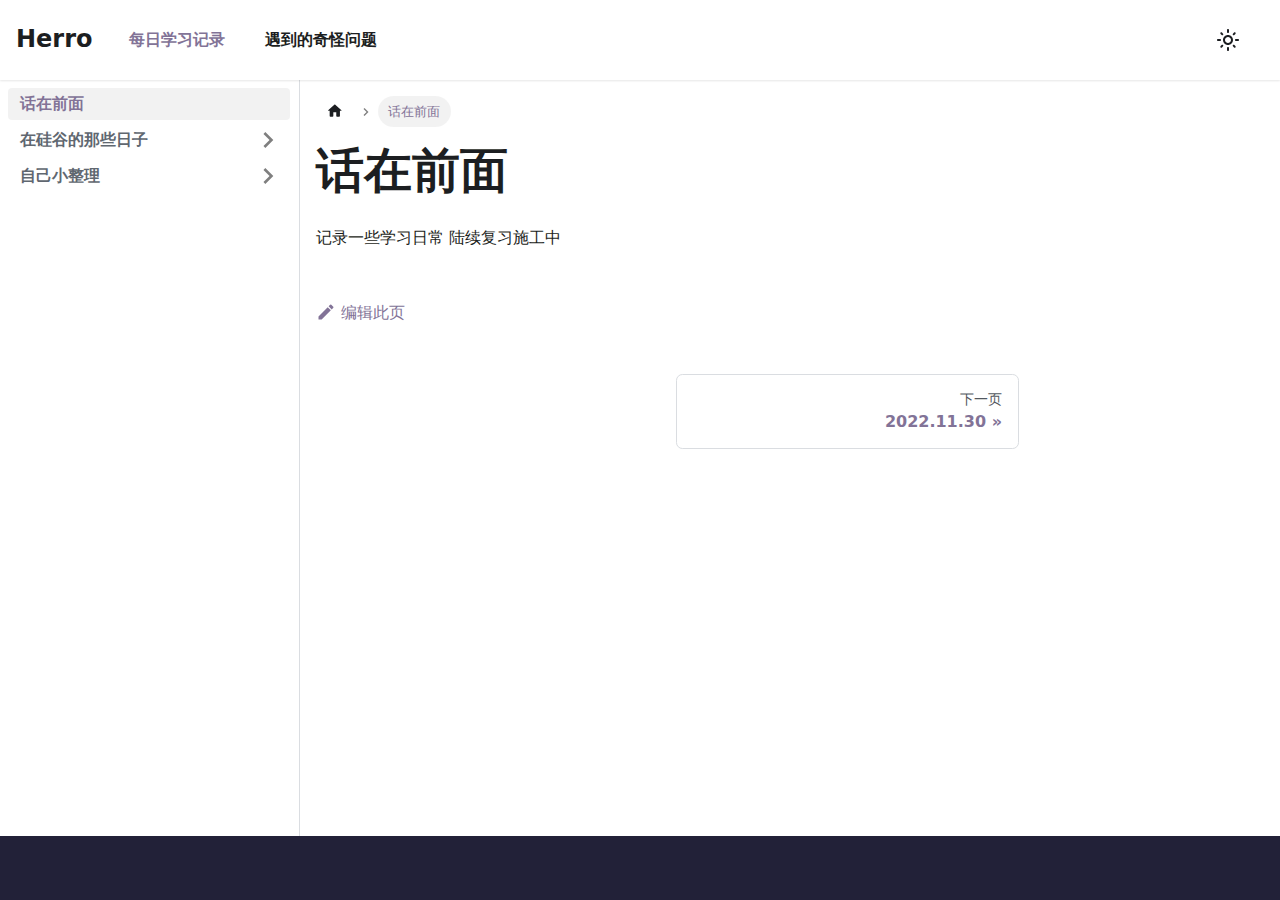
<file: docs/intro/index.html>
<!doctype html>
<html lang="zh" dir="ltr" class="docs-wrapper docs-doc-page docs-version-current plugin-docs plugin-id-default docs-doc-id-intro">
<head>
<meta charset="UTF-8">
<meta name="generator" content="Docusaurus v2.2.0">
<title data-rh="true">话在前面 |  </title><meta data-rh="true" name="viewport" content="width=device-width,initial-scale=1"><meta data-rh="true" name="twitter:card" content="summary_large_image"><meta data-rh="true" property="og:url" content="https://wangzhen0127.github.io/docs/intro"><meta data-rh="true" name="docusaurus_locale" content="zh"><meta data-rh="true" name="docsearch:language" content="zh"><meta data-rh="true" name="docusaurus_version" content="current"><meta data-rh="true" name="docusaurus_tag" content="docs-default-current"><meta data-rh="true" name="docsearch:version" content="current"><meta data-rh="true" name="docsearch:docusaurus_tag" content="docs-default-current"><meta data-rh="true" property="og:title" content="话在前面 |  "><meta data-rh="true" name="description" content="记录一些学习日常 陆续复习施工中"><meta data-rh="true" property="og:description" content="记录一些学习日常 陆续复习施工中"><link data-rh="true" rel="icon" href="/img/favicon.ico"><link data-rh="true" rel="canonical" href="https://wangzhen0127.github.io/docs/intro"><link data-rh="true" rel="alternate" href="https://wangzhen0127.github.io/docs/intro" hreflang="zh"><link data-rh="true" rel="alternate" href="https://wangzhen0127.github.io/docs/intro" hreflang="x-default"><link rel="alternate" type="application/rss+xml" href="/blog/rss.xml" title="  RSS Feed">
<link rel="alternate" type="application/atom+xml" href="/blog/atom.xml" title="  Atom Feed"><link rel="stylesheet" href="/assets/css/styles.d6b8f8d7.css">
<link rel="preload" href="/assets/js/runtime~main.7fb53a2c.js" as="script">
<link rel="preload" href="/assets/js/main.46b35fb4.js" as="script">
</head>
<body class="navigation-with-keyboard">
<script>!function(){function t(t){document.documentElement.setAttribute("data-theme",t)}var e=function(){var t=null;try{t=localStorage.getItem("theme")}catch(t){}return t}();t(null!==e?e:"light")}()</script><div id="__docusaurus">
<div role="region" aria-label="跳到主要内容"><a class="skipToContent_fXgn" href="#docusaurus_skipToContent_fallback">跳到主要内容</a></div><nav class="navbar navbar--fixed-top"><div class="navbar__inner"><div class="navbar__items"><button aria-label="Toggle navigation bar" aria-expanded="false" class="navbar__toggle clean-btn" type="button"><svg width="30" height="30" viewBox="0 0 30 30" aria-hidden="true"><path stroke="currentColor" stroke-linecap="round" stroke-miterlimit="10" stroke-width="2" d="M4 7h22M4 15h22M4 23h22"></path></svg></button><a class="navbar__brand" href="/"><b class="navbar__title text--truncate">Herro</b></a><a aria-current="page" class="navbar__item navbar__link navbar__link--active" href="/docs/intro">每日学习记录</a><a class="navbar__item navbar__link" href="/blog">遇到的奇怪问题</a></div><div class="navbar__items navbar__items--right"><div class="toggle_vylO colorModeToggle_DEke"><button class="clean-btn toggleButton_gllP toggleButtonDisabled_aARS" type="button" disabled="" title="切换浅色/暗黑模式（当前为浅色模式）" aria-label="切换浅色/暗黑模式（当前为浅色模式）" aria-live="polite"><svg viewBox="0 0 24 24" width="24" height="24" class="lightToggleIcon_pyhR"><path fill="currentColor" d="M12,9c1.65,0,3,1.35,3,3s-1.35,3-3,3s-3-1.35-3-3S10.35,9,12,9 M12,7c-2.76,0-5,2.24-5,5s2.24,5,5,5s5-2.24,5-5 S14.76,7,12,7L12,7z M2,13l2,0c0.55,0,1-0.45,1-1s-0.45-1-1-1l-2,0c-0.55,0-1,0.45-1,1S1.45,13,2,13z M20,13l2,0c0.55,0,1-0.45,1-1 s-0.45-1-1-1l-2,0c-0.55,0-1,0.45-1,1S19.45,13,20,13z M11,2v2c0,0.55,0.45,1,1,1s1-0.45,1-1V2c0-0.55-0.45-1-1-1S11,1.45,11,2z M11,20v2c0,0.55,0.45,1,1,1s1-0.45,1-1v-2c0-0.55-0.45-1-1-1C11.45,19,11,19.45,11,20z M5.99,4.58c-0.39-0.39-1.03-0.39-1.41,0 c-0.39,0.39-0.39,1.03,0,1.41l1.06,1.06c0.39,0.39,1.03,0.39,1.41,0s0.39-1.03,0-1.41L5.99,4.58z M18.36,16.95 c-0.39-0.39-1.03-0.39-1.41,0c-0.39,0.39-0.39,1.03,0,1.41l1.06,1.06c0.39,0.39,1.03,0.39,1.41,0c0.39-0.39,0.39-1.03,0-1.41 L18.36,16.95z M19.42,5.99c0.39-0.39,0.39-1.03,0-1.41c-0.39-0.39-1.03-0.39-1.41,0l-1.06,1.06c-0.39,0.39-0.39,1.03,0,1.41 s1.03,0.39,1.41,0L19.42,5.99z M7.05,18.36c0.39-0.39,0.39-1.03,0-1.41c-0.39-0.39-1.03-0.39-1.41,0l-1.06,1.06 c-0.39,0.39-0.39,1.03,0,1.41s1.03,0.39,1.41,0L7.05,18.36z"></path></svg><svg viewBox="0 0 24 24" width="24" height="24" class="darkToggleIcon_wfgR"><path fill="currentColor" d="M9.37,5.51C9.19,6.15,9.1,6.82,9.1,7.5c0,4.08,3.32,7.4,7.4,7.4c0.68,0,1.35-0.09,1.99-0.27C17.45,17.19,14.93,19,12,19 c-3.86,0-7-3.14-7-7C5,9.07,6.81,6.55,9.37,5.51z M12,3c-4.97,0-9,4.03-9,9s4.03,9,9,9s9-4.03,9-9c0-0.46-0.04-0.92-0.1-1.36 c-0.98,1.37-2.58,2.26-4.4,2.26c-2.98,0-5.4-2.42-5.4-5.4c0-1.81,0.89-3.42,2.26-4.4C12.92,3.04,12.46,3,12,3L12,3z"></path></svg></button></div><div class="searchBox_ZlJk"></div></div></div><div role="presentation" class="navbar-sidebar__backdrop"></div></nav><div id="docusaurus_skipToContent_fallback" class="main-wrapper mainWrapper_z2l0 docsWrapper_BCFX"><button aria-label="回到顶部" class="clean-btn theme-back-to-top-button backToTopButton_sjWU" type="button"></button><div class="docPage__5DB"><aside class="theme-doc-sidebar-container docSidebarContainer_b6E3"><div class="sidebar_njMd"><nav class="menu thin-scrollbar menu_SIkG"><ul class="theme-doc-sidebar-menu menu__list"><li class="theme-doc-sidebar-item-link theme-doc-sidebar-item-link-level-1 menu__list-item"><a class="menu__link menu__link--active" aria-current="page" href="/docs/intro">话在前面</a></li><li class="theme-doc-sidebar-item-category theme-doc-sidebar-item-category-level-1 menu__list-item menu__list-item--collapsed"><div class="menu__list-item-collapsible"><a class="menu__link menu__link--sublist menu__link--sublist-caret" aria-expanded="false" href="/docs/在硅谷的那些日子/2022.11.30">在硅谷的那些日子</a></div></li><li class="theme-doc-sidebar-item-category theme-doc-sidebar-item-category-level-1 menu__list-item menu__list-item--collapsed"><div class="menu__list-item-collapsible"><a class="menu__link menu__link--sublist menu__link--sublist-caret" aria-expanded="false" href="/docs/自己小整理/JS基础/定型数组">自己小整理</a></div></li></ul></nav></div></aside><main class="docMainContainer_gTbr"><div class="container padding-top--md padding-bottom--lg"><div class="row"><div class="col docItemCol_VOVn"><div class="docItemContainer_Djhp"><article><nav class="theme-doc-breadcrumbs breadcrumbsContainer_Z_bl" aria-label="页面路径"><ul class="breadcrumbs" itemscope="" itemtype="https://schema.org/BreadcrumbList"><li class="breadcrumbs__item"><a aria-label="主页面" class="breadcrumbs__link" href="/"><svg viewBox="0 0 24 24" class="breadcrumbHomeIcon_OVgt"><path d="M10 19v-5h4v5c0 .55.45 1 1 1h3c.55 0 1-.45 1-1v-7h1.7c.46 0 .68-.57.33-.87L12.67 3.6c-.38-.34-.96-.34-1.34 0l-8.36 7.53c-.34.3-.13.87.33.87H5v7c0 .55.45 1 1 1h3c.55 0 1-.45 1-1z" fill="currentColor"></path></svg></a></li><li itemscope="" itemprop="itemListElement" itemtype="https://schema.org/ListItem" class="breadcrumbs__item breadcrumbs__item--active"><span class="breadcrumbs__link" itemprop="name">话在前面</span><meta itemprop="position" content="1"></li></ul></nav><div class="theme-doc-markdown markdown"><header><h1>话在前面</h1></header><p>记录一些学习日常 陆续复习施工中</p></div><footer class="theme-doc-footer docusaurus-mt-lg"><div class="theme-doc-footer-edit-meta-row row"><div class="col"><a href="https://github.com/facebook/docusaurus/tree/main/packages/create-docusaurus/templates/shared/docs/intro.md" target="_blank" rel="noreferrer noopener" class="theme-edit-this-page"><svg fill="currentColor" height="20" width="20" viewBox="0 0 40 40" class="iconEdit_Z9Sw" aria-hidden="true"><g><path d="m34.5 11.7l-3 3.1-6.3-6.3 3.1-3q0.5-0.5 1.2-0.5t1.1 0.5l3.9 3.9q0.5 0.4 0.5 1.1t-0.5 1.2z m-29.5 17.1l18.4-18.5 6.3 6.3-18.4 18.4h-6.3v-6.2z"></path></g></svg>编辑此页</a></div><div class="col lastUpdated_vwxv"></div></div></footer></article><nav class="pagination-nav docusaurus-mt-lg" aria-label="文档分页导航"><a class="pagination-nav__link pagination-nav__link--next" href="/docs/在硅谷的那些日子/2022.11.30"><div class="pagination-nav__sublabel">下一页</div><div class="pagination-nav__label">2022.11.30</div></a></nav></div></div></div></div></main></div></div><footer class="footer footer--dark"><div class="container container-fluid"></div></footer></div>
<script src="/assets/js/runtime~main.7fb53a2c.js"></script>
<script src="/assets/js/main.46b35fb4.js"></script>
</body>
</html>
</file>
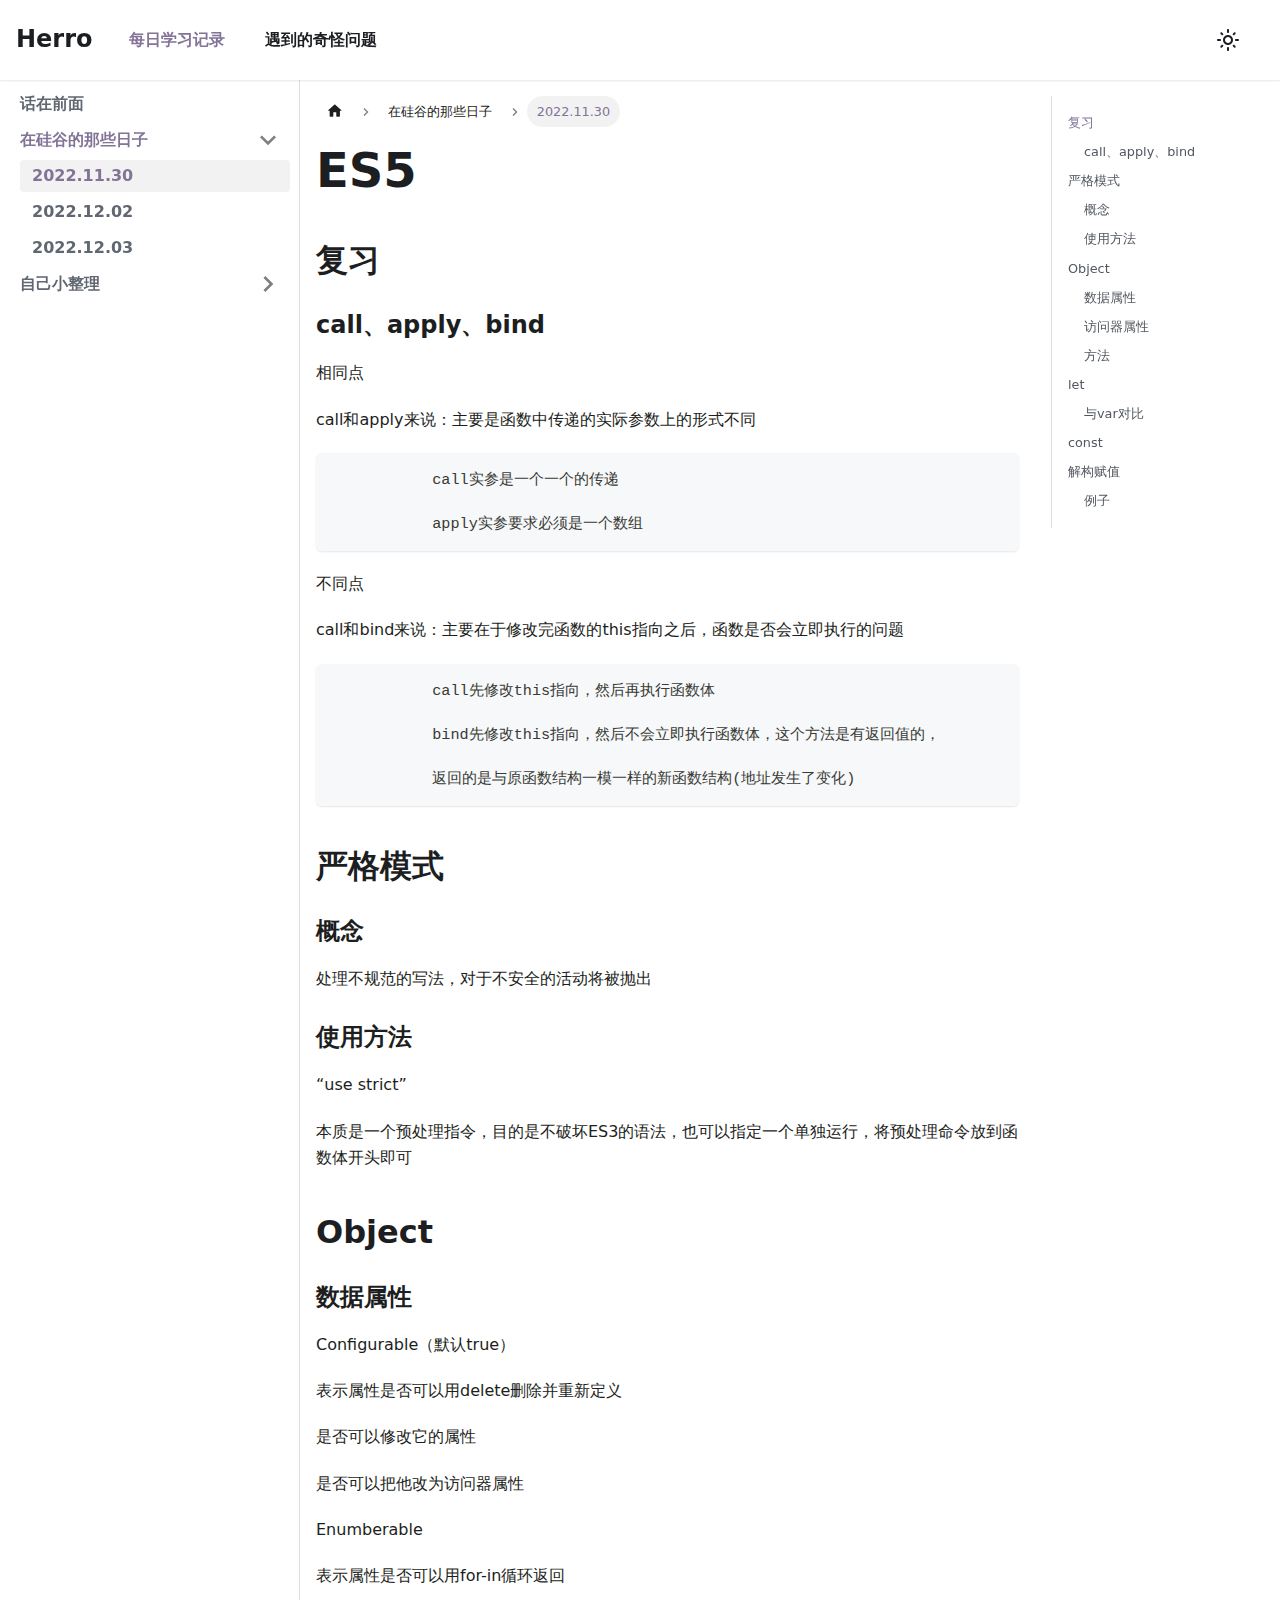
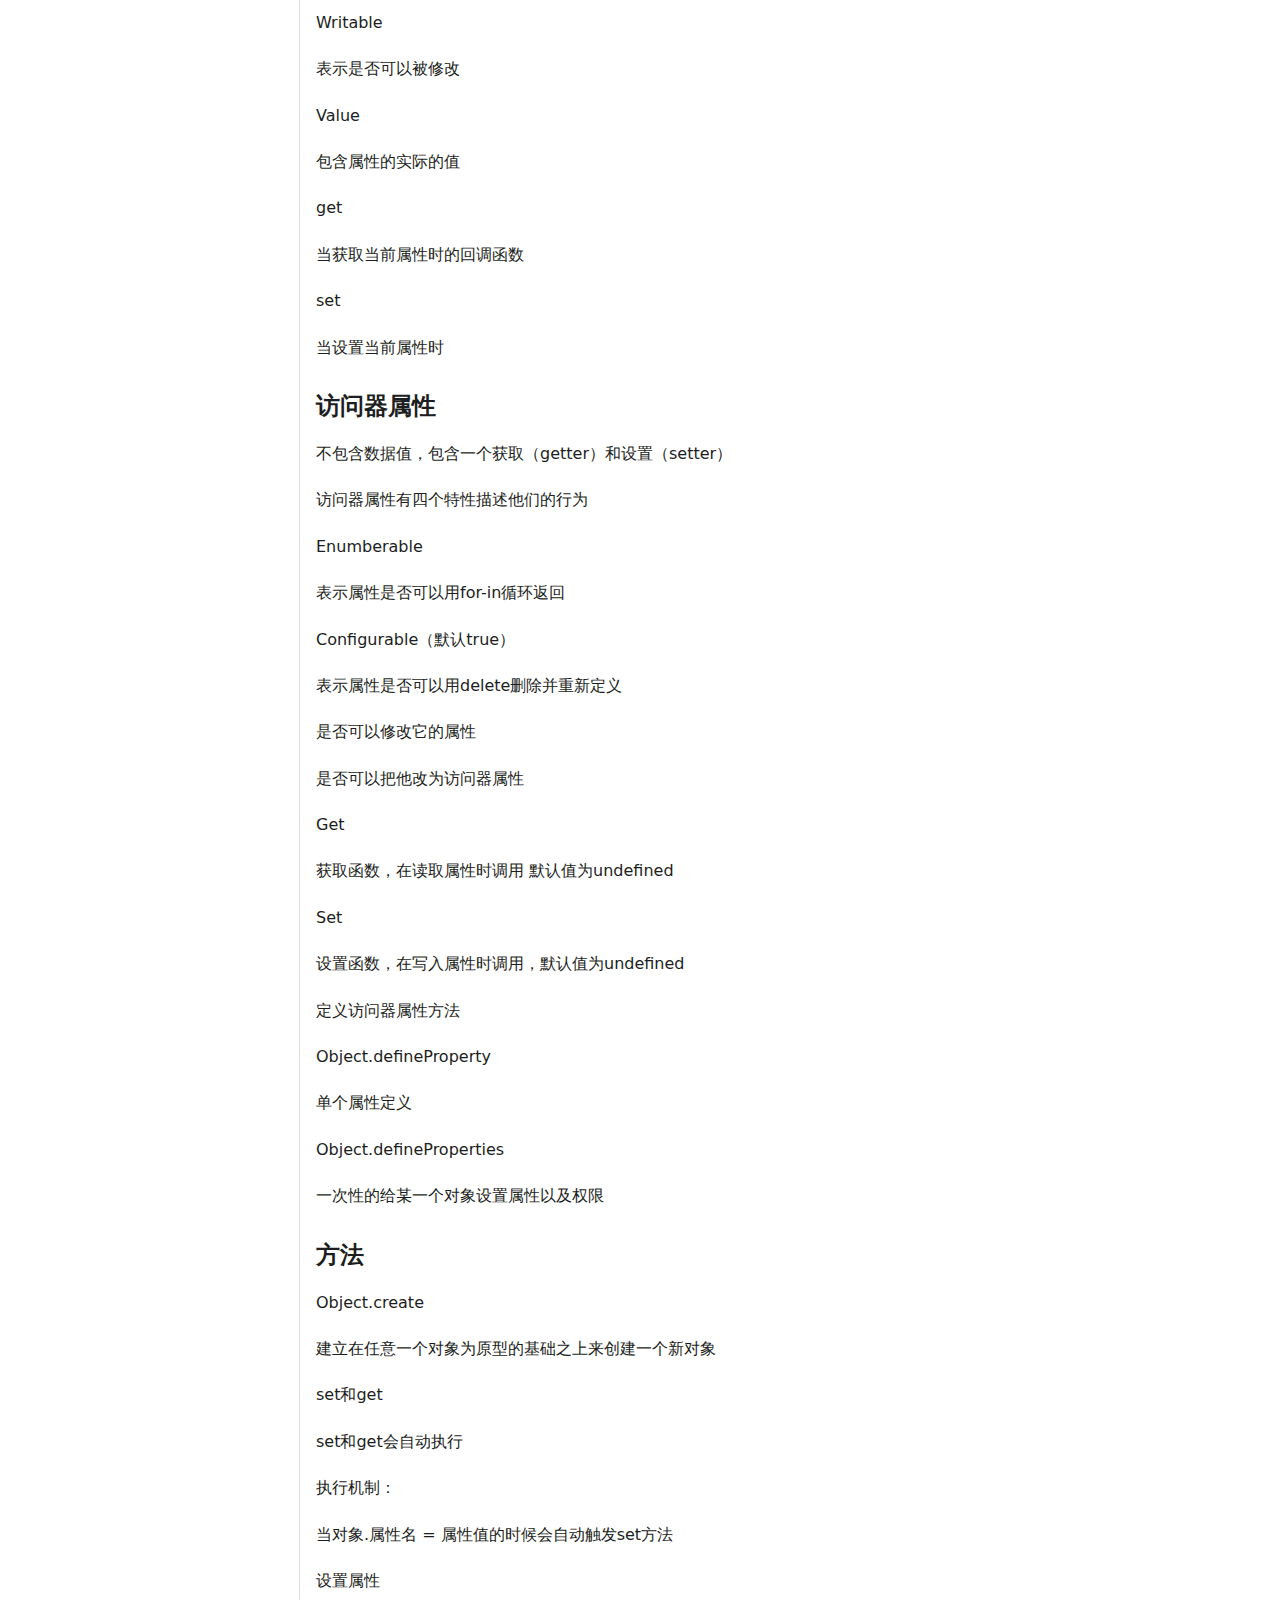
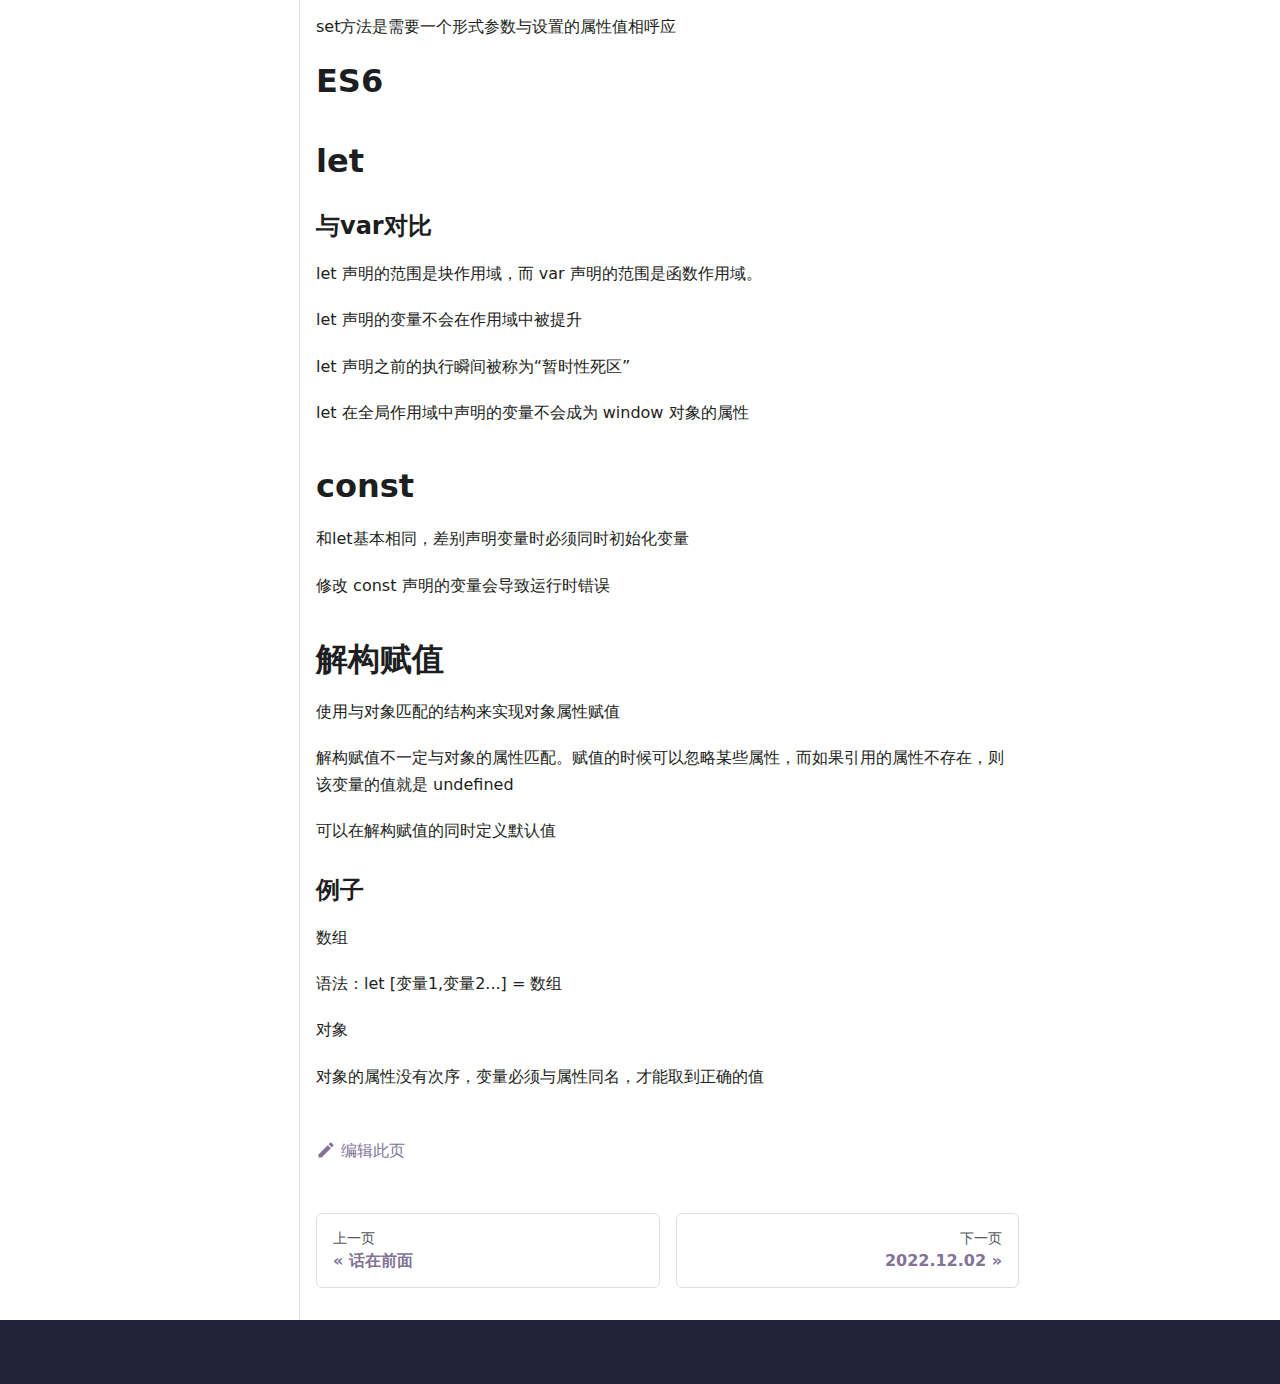
<file: docs/在硅谷的那些日子/2022.11.30/index.html>
<!doctype html>
<html lang="zh" dir="ltr" class="docs-wrapper docs-doc-page docs-version-current plugin-docs plugin-id-default docs-doc-id-在硅谷的那些日子/2022.11.30">
<head>
<meta charset="UTF-8">
<meta name="generator" content="Docusaurus v2.2.0">
<title data-rh="true">2022.11.30 |  </title><meta data-rh="true" name="viewport" content="width=device-width,initial-scale=1"><meta data-rh="true" name="twitter:card" content="summary_large_image"><meta data-rh="true" property="og:url" content="https://wangzhen0127.github.io/docs/在硅谷的那些日子/2022.11.30"><meta data-rh="true" name="docusaurus_locale" content="zh"><meta data-rh="true" name="docsearch:language" content="zh"><meta data-rh="true" name="docusaurus_version" content="current"><meta data-rh="true" name="docusaurus_tag" content="docs-default-current"><meta data-rh="true" name="docsearch:version" content="current"><meta data-rh="true" name="docsearch:docusaurus_tag" content="docs-default-current"><meta data-rh="true" property="og:title" content="2022.11.30 |  "><meta data-rh="true" name="description" content="复习"><meta data-rh="true" property="og:description" content="复习"><link data-rh="true" rel="icon" href="/img/favicon.ico"><link data-rh="true" rel="canonical" href="https://wangzhen0127.github.io/docs/在硅谷的那些日子/2022.11.30"><link data-rh="true" rel="alternate" href="https://wangzhen0127.github.io/docs/在硅谷的那些日子/2022.11.30" hreflang="zh"><link data-rh="true" rel="alternate" href="https://wangzhen0127.github.io/docs/在硅谷的那些日子/2022.11.30" hreflang="x-default"><link rel="alternate" type="application/rss+xml" href="/blog/rss.xml" title="  RSS Feed">
<link rel="alternate" type="application/atom+xml" href="/blog/atom.xml" title="  Atom Feed"><link rel="stylesheet" href="/assets/css/styles.d6b8f8d7.css">
<link rel="preload" href="/assets/js/runtime~main.7fb53a2c.js" as="script">
<link rel="preload" href="/assets/js/main.46b35fb4.js" as="script">
</head>
<body class="navigation-with-keyboard">
<script>!function(){function t(t){document.documentElement.setAttribute("data-theme",t)}var e=function(){var t=null;try{t=localStorage.getItem("theme")}catch(t){}return t}();t(null!==e?e:"light")}()</script><div id="__docusaurus">
<div role="region" aria-label="跳到主要内容"><a class="skipToContent_fXgn" href="#docusaurus_skipToContent_fallback">跳到主要内容</a></div><nav class="navbar navbar--fixed-top"><div class="navbar__inner"><div class="navbar__items"><button aria-label="Toggle navigation bar" aria-expanded="false" class="navbar__toggle clean-btn" type="button"><svg width="30" height="30" viewBox="0 0 30 30" aria-hidden="true"><path stroke="currentColor" stroke-linecap="round" stroke-miterlimit="10" stroke-width="2" d="M4 7h22M4 15h22M4 23h22"></path></svg></button><a class="navbar__brand" href="/"><b class="navbar__title text--truncate">Herro</b></a><a aria-current="page" class="navbar__item navbar__link navbar__link--active" href="/docs/intro">每日学习记录</a><a class="navbar__item navbar__link" href="/blog">遇到的奇怪问题</a></div><div class="navbar__items navbar__items--right"><div class="toggle_vylO colorModeToggle_DEke"><button class="clean-btn toggleButton_gllP toggleButtonDisabled_aARS" type="button" disabled="" title="切换浅色/暗黑模式（当前为浅色模式）" aria-label="切换浅色/暗黑模式（当前为浅色模式）" aria-live="polite"><svg viewBox="0 0 24 24" width="24" height="24" class="lightToggleIcon_pyhR"><path fill="currentColor" d="M12,9c1.65,0,3,1.35,3,3s-1.35,3-3,3s-3-1.35-3-3S10.35,9,12,9 M12,7c-2.76,0-5,2.24-5,5s2.24,5,5,5s5-2.24,5-5 S14.76,7,12,7L12,7z M2,13l2,0c0.55,0,1-0.45,1-1s-0.45-1-1-1l-2,0c-0.55,0-1,0.45-1,1S1.45,13,2,13z M20,13l2,0c0.55,0,1-0.45,1-1 s-0.45-1-1-1l-2,0c-0.55,0-1,0.45-1,1S19.45,13,20,13z M11,2v2c0,0.55,0.45,1,1,1s1-0.45,1-1V2c0-0.55-0.45-1-1-1S11,1.45,11,2z M11,20v2c0,0.55,0.45,1,1,1s1-0.45,1-1v-2c0-0.55-0.45-1-1-1C11.45,19,11,19.45,11,20z M5.99,4.58c-0.39-0.39-1.03-0.39-1.41,0 c-0.39,0.39-0.39,1.03,0,1.41l1.06,1.06c0.39,0.39,1.03,0.39,1.41,0s0.39-1.03,0-1.41L5.99,4.58z M18.36,16.95 c-0.39-0.39-1.03-0.39-1.41,0c-0.39,0.39-0.39,1.03,0,1.41l1.06,1.06c0.39,0.39,1.03,0.39,1.41,0c0.39-0.39,0.39-1.03,0-1.41 L18.36,16.95z M19.42,5.99c0.39-0.39,0.39-1.03,0-1.41c-0.39-0.39-1.03-0.39-1.41,0l-1.06,1.06c-0.39,0.39-0.39,1.03,0,1.41 s1.03,0.39,1.41,0L19.42,5.99z M7.05,18.36c0.39-0.39,0.39-1.03,0-1.41c-0.39-0.39-1.03-0.39-1.41,0l-1.06,1.06 c-0.39,0.39-0.39,1.03,0,1.41s1.03,0.39,1.41,0L7.05,18.36z"></path></svg><svg viewBox="0 0 24 24" width="24" height="24" class="darkToggleIcon_wfgR"><path fill="currentColor" d="M9.37,5.51C9.19,6.15,9.1,6.82,9.1,7.5c0,4.08,3.32,7.4,7.4,7.4c0.68,0,1.35-0.09,1.99-0.27C17.45,17.19,14.93,19,12,19 c-3.86,0-7-3.14-7-7C5,9.07,6.81,6.55,9.37,5.51z M12,3c-4.97,0-9,4.03-9,9s4.03,9,9,9s9-4.03,9-9c0-0.46-0.04-0.92-0.1-1.36 c-0.98,1.37-2.58,2.26-4.4,2.26c-2.98,0-5.4-2.42-5.4-5.4c0-1.81,0.89-3.42,2.26-4.4C12.92,3.04,12.46,3,12,3L12,3z"></path></svg></button></div><div class="searchBox_ZlJk"></div></div></div><div role="presentation" class="navbar-sidebar__backdrop"></div></nav><div id="docusaurus_skipToContent_fallback" class="main-wrapper mainWrapper_z2l0 docsWrapper_BCFX"><button aria-label="回到顶部" class="clean-btn theme-back-to-top-button backToTopButton_sjWU" type="button"></button><div class="docPage__5DB"><aside class="theme-doc-sidebar-container docSidebarContainer_b6E3"><div class="sidebar_njMd"><nav class="menu thin-scrollbar menu_SIkG"><ul class="theme-doc-sidebar-menu menu__list"><li class="theme-doc-sidebar-item-link theme-doc-sidebar-item-link-level-1 menu__list-item"><a class="menu__link" href="/docs/intro">话在前面</a></li><li class="theme-doc-sidebar-item-category theme-doc-sidebar-item-category-level-1 menu__list-item"><div class="menu__list-item-collapsible"><a class="menu__link menu__link--sublist menu__link--sublist-caret menu__link--active" aria-expanded="true" href="/docs/在硅谷的那些日子/2022.11.30">在硅谷的那些日子</a></div><ul style="display:block;overflow:visible;height:auto" class="menu__list"><li class="theme-doc-sidebar-item-link theme-doc-sidebar-item-link-level-2 menu__list-item"><a class="menu__link menu__link--active" aria-current="page" tabindex="0" href="/docs/在硅谷的那些日子/2022.11.30">2022.11.30</a></li><li class="theme-doc-sidebar-item-link theme-doc-sidebar-item-link-level-2 menu__list-item"><a class="menu__link" tabindex="0" href="/docs/在硅谷的那些日子/2022.12.02">2022.12.02</a></li><li class="theme-doc-sidebar-item-link theme-doc-sidebar-item-link-level-2 menu__list-item"><a class="menu__link" tabindex="0" href="/docs/在硅谷的那些日子/2022.12.03">2022.12.03</a></li></ul></li><li class="theme-doc-sidebar-item-category theme-doc-sidebar-item-category-level-1 menu__list-item menu__list-item--collapsed"><div class="menu__list-item-collapsible"><a class="menu__link menu__link--sublist menu__link--sublist-caret" aria-expanded="false" href="/docs/自己小整理/JS基础/定型数组">自己小整理</a></div></li></ul></nav></div></aside><main class="docMainContainer_gTbr"><div class="container padding-top--md padding-bottom--lg"><div class="row"><div class="col docItemCol_VOVn"><div class="docItemContainer_Djhp"><article><nav class="theme-doc-breadcrumbs breadcrumbsContainer_Z_bl" aria-label="页面路径"><ul class="breadcrumbs" itemscope="" itemtype="https://schema.org/BreadcrumbList"><li class="breadcrumbs__item"><a aria-label="主页面" class="breadcrumbs__link" href="/"><svg viewBox="0 0 24 24" class="breadcrumbHomeIcon_OVgt"><path d="M10 19v-5h4v5c0 .55.45 1 1 1h3c.55 0 1-.45 1-1v-7h1.7c.46 0 .68-.57.33-.87L12.67 3.6c-.38-.34-.96-.34-1.34 0l-8.36 7.53c-.34.3-.13.87.33.87H5v7c0 .55.45 1 1 1h3c.55 0 1-.45 1-1z" fill="currentColor"></path></svg></a></li><li class="breadcrumbs__item"><span class="breadcrumbs__link">在硅谷的那些日子</span><meta itemprop="position" content="1"></li><li itemscope="" itemprop="itemListElement" itemtype="https://schema.org/ListItem" class="breadcrumbs__item breadcrumbs__item--active"><span class="breadcrumbs__link" itemprop="name">2022.11.30</span><meta itemprop="position" content="2"></li></ul></nav><div class="tocCollapsible_ETCw theme-doc-toc-mobile tocMobile_ITEo"><button type="button" class="clean-btn tocCollapsibleButton_TO0P">本页总览</button></div><div class="theme-doc-markdown markdown"><h1>ES5</h1><h2 class="anchor anchorWithStickyNavbar_LWe7" id="复习">复习<a class="hash-link" href="#复习" title="标题的直接链接">​</a></h2><h3 class="anchor anchorWithStickyNavbar_LWe7" id="callapplybind">call、apply、bind<a class="hash-link" href="#callapplybind" title="标题的直接链接">​</a></h3><p>相同点</p><p>call和apply来说：主要是函数中传递的实际参数上的形式不同</p><div class="codeBlockContainer_Ckt0 theme-code-block" style="--prism-color:#393A34;--prism-background-color:#f6f8fa"><div class="codeBlockContent_biex"><pre tabindex="0" class="prism-code language-text codeBlock_bY9V thin-scrollbar"><code class="codeBlockLines_e6Vv"><span class="token-line" style="color:#393A34"><span class="token plain">           call实参是一个一个的传递</span><br></span><span class="token-line" style="color:#393A34"><span class="token plain" style="display:inline-block"></span><br></span><span class="token-line" style="color:#393A34"><span class="token plain">           apply实参要求必须是一个数组</span><br></span></code></pre><div class="buttonGroup__atx"><button type="button" aria-label="复制代码到剪贴板" title="复制" class="clean-btn"><span class="copyButtonIcons_eSgA" aria-hidden="true"><svg class="copyButtonIcon_y97N" viewBox="0 0 24 24"><path d="M19,21H8V7H19M19,5H8A2,2 0 0,0 6,7V21A2,2 0 0,0 8,23H19A2,2 0 0,0 21,21V7A2,2 0 0,0 19,5M16,1H4A2,2 0 0,0 2,3V17H4V3H16V1Z"></path></svg><svg class="copyButtonSuccessIcon_LjdS" viewBox="0 0 24 24"><path d="M21,7L9,19L3.5,13.5L4.91,12.09L9,16.17L19.59,5.59L21,7Z"></path></svg></span></button></div></div></div><p>不同点</p><p>call和bind来说：主要在于修改完函数的this指向之后，函数是否会立即执行的问题</p><div class="codeBlockContainer_Ckt0 theme-code-block" style="--prism-color:#393A34;--prism-background-color:#f6f8fa"><div class="codeBlockContent_biex"><pre tabindex="0" class="prism-code language-text codeBlock_bY9V thin-scrollbar"><code class="codeBlockLines_e6Vv"><span class="token-line" style="color:#393A34"><span class="token plain">           call先修改this指向，然后再执行函数体</span><br></span><span class="token-line" style="color:#393A34"><span class="token plain" style="display:inline-block"></span><br></span><span class="token-line" style="color:#393A34"><span class="token plain">           bind先修改this指向，然后不会立即执行函数体，这个方法是有返回值的，</span><br></span><span class="token-line" style="color:#393A34"><span class="token plain" style="display:inline-block"></span><br></span><span class="token-line" style="color:#393A34"><span class="token plain">           返回的是与原函数结构一模一样的新函数结构(地址发生了变化)</span><br></span></code></pre><div class="buttonGroup__atx"><button type="button" aria-label="复制代码到剪贴板" title="复制" class="clean-btn"><span class="copyButtonIcons_eSgA" aria-hidden="true"><svg class="copyButtonIcon_y97N" viewBox="0 0 24 24"><path d="M19,21H8V7H19M19,5H8A2,2 0 0,0 6,7V21A2,2 0 0,0 8,23H19A2,2 0 0,0 21,21V7A2,2 0 0,0 19,5M16,1H4A2,2 0 0,0 2,3V17H4V3H16V1Z"></path></svg><svg class="copyButtonSuccessIcon_LjdS" viewBox="0 0 24 24"><path d="M21,7L9,19L3.5,13.5L4.91,12.09L9,16.17L19.59,5.59L21,7Z"></path></svg></span></button></div></div></div><h2 class="anchor anchorWithStickyNavbar_LWe7" id="严格模式">严格模式<a class="hash-link" href="#严格模式" title="标题的直接链接">​</a></h2><h3 class="anchor anchorWithStickyNavbar_LWe7" id="概念">概念<a class="hash-link" href="#概念" title="标题的直接链接">​</a></h3><p>处理不规范的写法，对于不安全的活动将被抛出</p><h3 class="anchor anchorWithStickyNavbar_LWe7" id="使用方法">使用方法<a class="hash-link" href="#使用方法" title="标题的直接链接">​</a></h3><p>“use strict”</p><p>本质是一个预处理指令，目的是不破坏ES3的语法，也可以指定一个单独运行，将预处理命令放到函数体开头即可</p><h2 class="anchor anchorWithStickyNavbar_LWe7" id="object">Object<a class="hash-link" href="#object" title="标题的直接链接">​</a></h2><h3 class="anchor anchorWithStickyNavbar_LWe7" id="数据属性">数据属性<a class="hash-link" href="#数据属性" title="标题的直接链接">​</a></h3><p>Configurable（默认true）</p><p>表示属性是否可以用delete删除并重新定义</p><p>是否可以修改它的属性</p><p>是否可以把他改为访问器属性</p><p>Enumberable</p><p>表示属性是否可以用for-in循环返回</p><p>Writable</p><p>表示是否可以被修改</p><p>Value</p><p>包含属性的实际的值</p><p>get</p><p>当获取当前属性时的回调函数</p><p>set</p><p>当设置当前属性时</p><h3 class="anchor anchorWithStickyNavbar_LWe7" id="访问器属性">访问器属性<a class="hash-link" href="#访问器属性" title="标题的直接链接">​</a></h3><p>不包含数据值，包含一个获取（getter）和设置（setter）</p><p>访问器属性有四个特性描述他们的行为</p><p>Enumberable</p><p>表示属性是否可以用for-in循环返回</p><p>Configurable（默认true）</p><p>表示属性是否可以用delete删除并重新定义</p><p>是否可以修改它的属性</p><p>是否可以把他改为访问器属性</p><p>Get</p><p>获取函数，在读取属性时调用 默认值为undefined</p><p>Set</p><p>设置函数，在写入属性时调用，默认值为undefined</p><p>定义访问器属性方法</p><p>Object.defineProperty</p><p>单个属性定义</p><p>Object.defineProperties</p><p>一次性的给某一个对象设置属性以及权限</p><h3 class="anchor anchorWithStickyNavbar_LWe7" id="方法">方法<a class="hash-link" href="#方法" title="标题的直接链接">​</a></h3><p>Object.create</p><p>建立在任意一个对象为原型的基础之上来创建一个新对象</p><p>set和get</p><p>set和get会自动执行</p><p>执行机制：</p><p>当对象.属性名 = 属性值的时候会自动触发set方法</p><p>设置属性</p><p>set方法是需要一个形式参数与设置的属性值相呼应</p><h1>ES6</h1><h2 class="anchor anchorWithStickyNavbar_LWe7" id="let">let<a class="hash-link" href="#let" title="标题的直接链接">​</a></h2><h3 class="anchor anchorWithStickyNavbar_LWe7" id="与var对比">与var对比<a class="hash-link" href="#与var对比" title="标题的直接链接">​</a></h3><p>let 声明的范围是块作用域，而 var 声明的范围是函数作用域。</p><p>let 声明的变量不会在作用域中被提升</p><p>let 声明之前的执行瞬间被称为“暂时性死区”</p><p> let 在全局作用域中声明的变量不会成为 window 对象的属性</p><h2 class="anchor anchorWithStickyNavbar_LWe7" id="const">const<a class="hash-link" href="#const" title="标题的直接链接">​</a></h2><p>和let基本相同，差别声明变量时必须同时初始化变量</p><p>修改 const 声明的变量会导致运行时错误</p><h2 class="anchor anchorWithStickyNavbar_LWe7" id="解构赋值">解构赋值<a class="hash-link" href="#解构赋值" title="标题的直接链接">​</a></h2><p>使用与对象匹配的结构来实现对象属性赋值</p><p>解构赋值不一定与对象的属性匹配。赋值的时候可以忽略某些属性，而如果引用的属性不存在，则该变量的值就是 undefined</p><p>可以在解构赋值的同时定义默认值</p><h3 class="anchor anchorWithStickyNavbar_LWe7" id="例子">例子<a class="hash-link" href="#例子" title="标题的直接链接">​</a></h3><p>数组</p><p>语法：let <!-- -->[变量1,变量2...]<!-- --> = 数组</p><p>对象</p><p>对象的属性没有次序，变量必须与属性同名，才能取到正确的值</p></div><footer class="theme-doc-footer docusaurus-mt-lg"><div class="theme-doc-footer-edit-meta-row row"><div class="col"><a href="https://github.com/facebook/docusaurus/tree/main/packages/create-docusaurus/templates/shared/docs/在硅谷的那些日子/2022.11.30.md" target="_blank" rel="noreferrer noopener" class="theme-edit-this-page"><svg fill="currentColor" height="20" width="20" viewBox="0 0 40 40" class="iconEdit_Z9Sw" aria-hidden="true"><g><path d="m34.5 11.7l-3 3.1-6.3-6.3 3.1-3q0.5-0.5 1.2-0.5t1.1 0.5l3.9 3.9q0.5 0.4 0.5 1.1t-0.5 1.2z m-29.5 17.1l18.4-18.5 6.3 6.3-18.4 18.4h-6.3v-6.2z"></path></g></svg>编辑此页</a></div><div class="col lastUpdated_vwxv"></div></div></footer></article><nav class="pagination-nav docusaurus-mt-lg" aria-label="文档分页导航"><a class="pagination-nav__link pagination-nav__link--prev" href="/docs/intro"><div class="pagination-nav__sublabel">上一页</div><div class="pagination-nav__label">话在前面</div></a><a class="pagination-nav__link pagination-nav__link--next" href="/docs/在硅谷的那些日子/2022.12.02"><div class="pagination-nav__sublabel">下一页</div><div class="pagination-nav__label">2022.12.02</div></a></nav></div></div><div class="col col--3"><div class="tableOfContents_bqdL thin-scrollbar theme-doc-toc-desktop"><ul class="table-of-contents table-of-contents__left-border"><li><a href="#复习" class="table-of-contents__link toc-highlight">复习</a><ul><li><a href="#callapplybind" class="table-of-contents__link toc-highlight">call、apply、bind</a></li></ul></li><li><a href="#严格模式" class="table-of-contents__link toc-highlight">严格模式</a><ul><li><a href="#概念" class="table-of-contents__link toc-highlight">概念</a></li><li><a href="#使用方法" class="table-of-contents__link toc-highlight">使用方法</a></li></ul></li><li><a href="#object" class="table-of-contents__link toc-highlight">Object</a><ul><li><a href="#数据属性" class="table-of-contents__link toc-highlight">数据属性</a></li><li><a href="#访问器属性" class="table-of-contents__link toc-highlight">访问器属性</a></li><li><a href="#方法" class="table-of-contents__link toc-highlight">方法</a></li></ul></li><li><a href="#let" class="table-of-contents__link toc-highlight">let</a><ul><li><a href="#与var对比" class="table-of-contents__link toc-highlight">与var对比</a></li></ul></li><li><a href="#const" class="table-of-contents__link toc-highlight">const</a></li><li><a href="#解构赋值" class="table-of-contents__link toc-highlight">解构赋值</a><ul><li><a href="#例子" class="table-of-contents__link toc-highlight">例子</a></li></ul></li></ul></div></div></div></div></main></div></div><footer class="footer footer--dark"><div class="container container-fluid"></div></footer></div>
<script src="/assets/js/runtime~main.7fb53a2c.js"></script>
<script src="/assets/js/main.46b35fb4.js"></script>
</body>
</html>
</file>
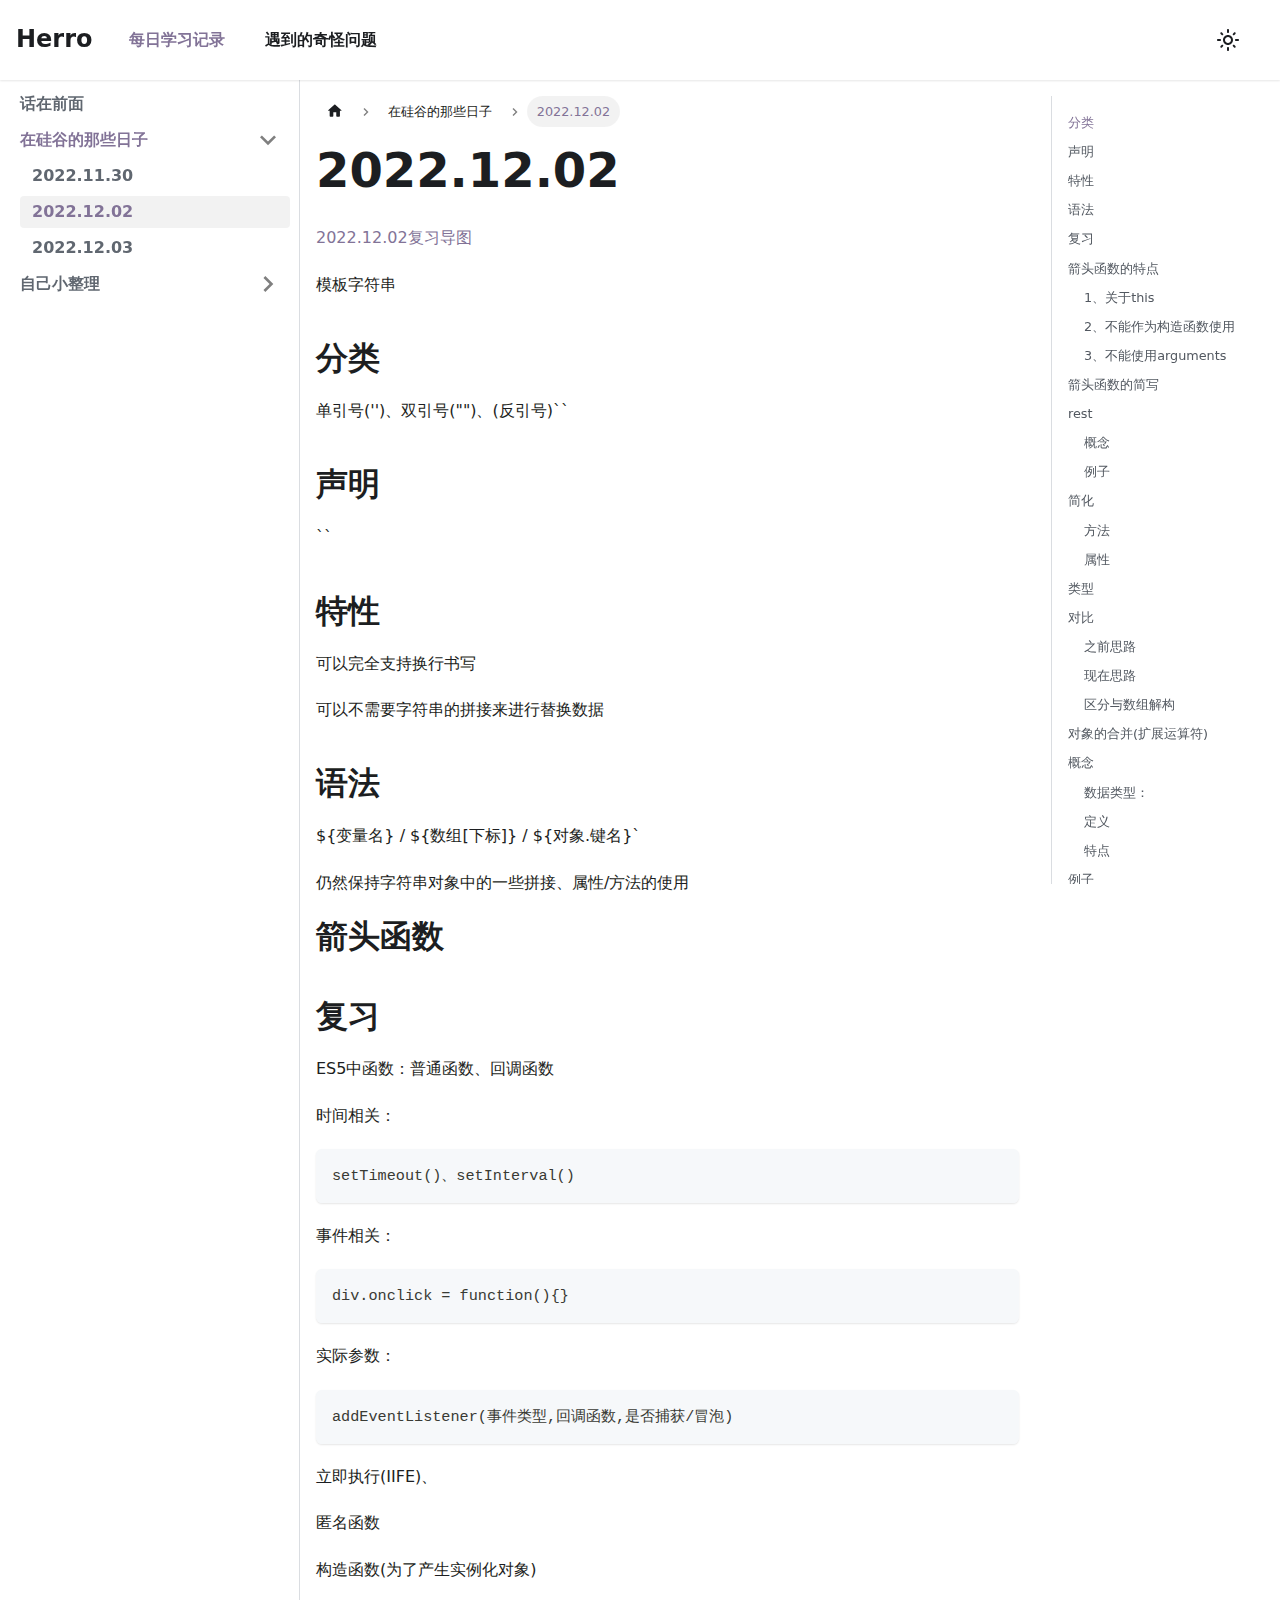
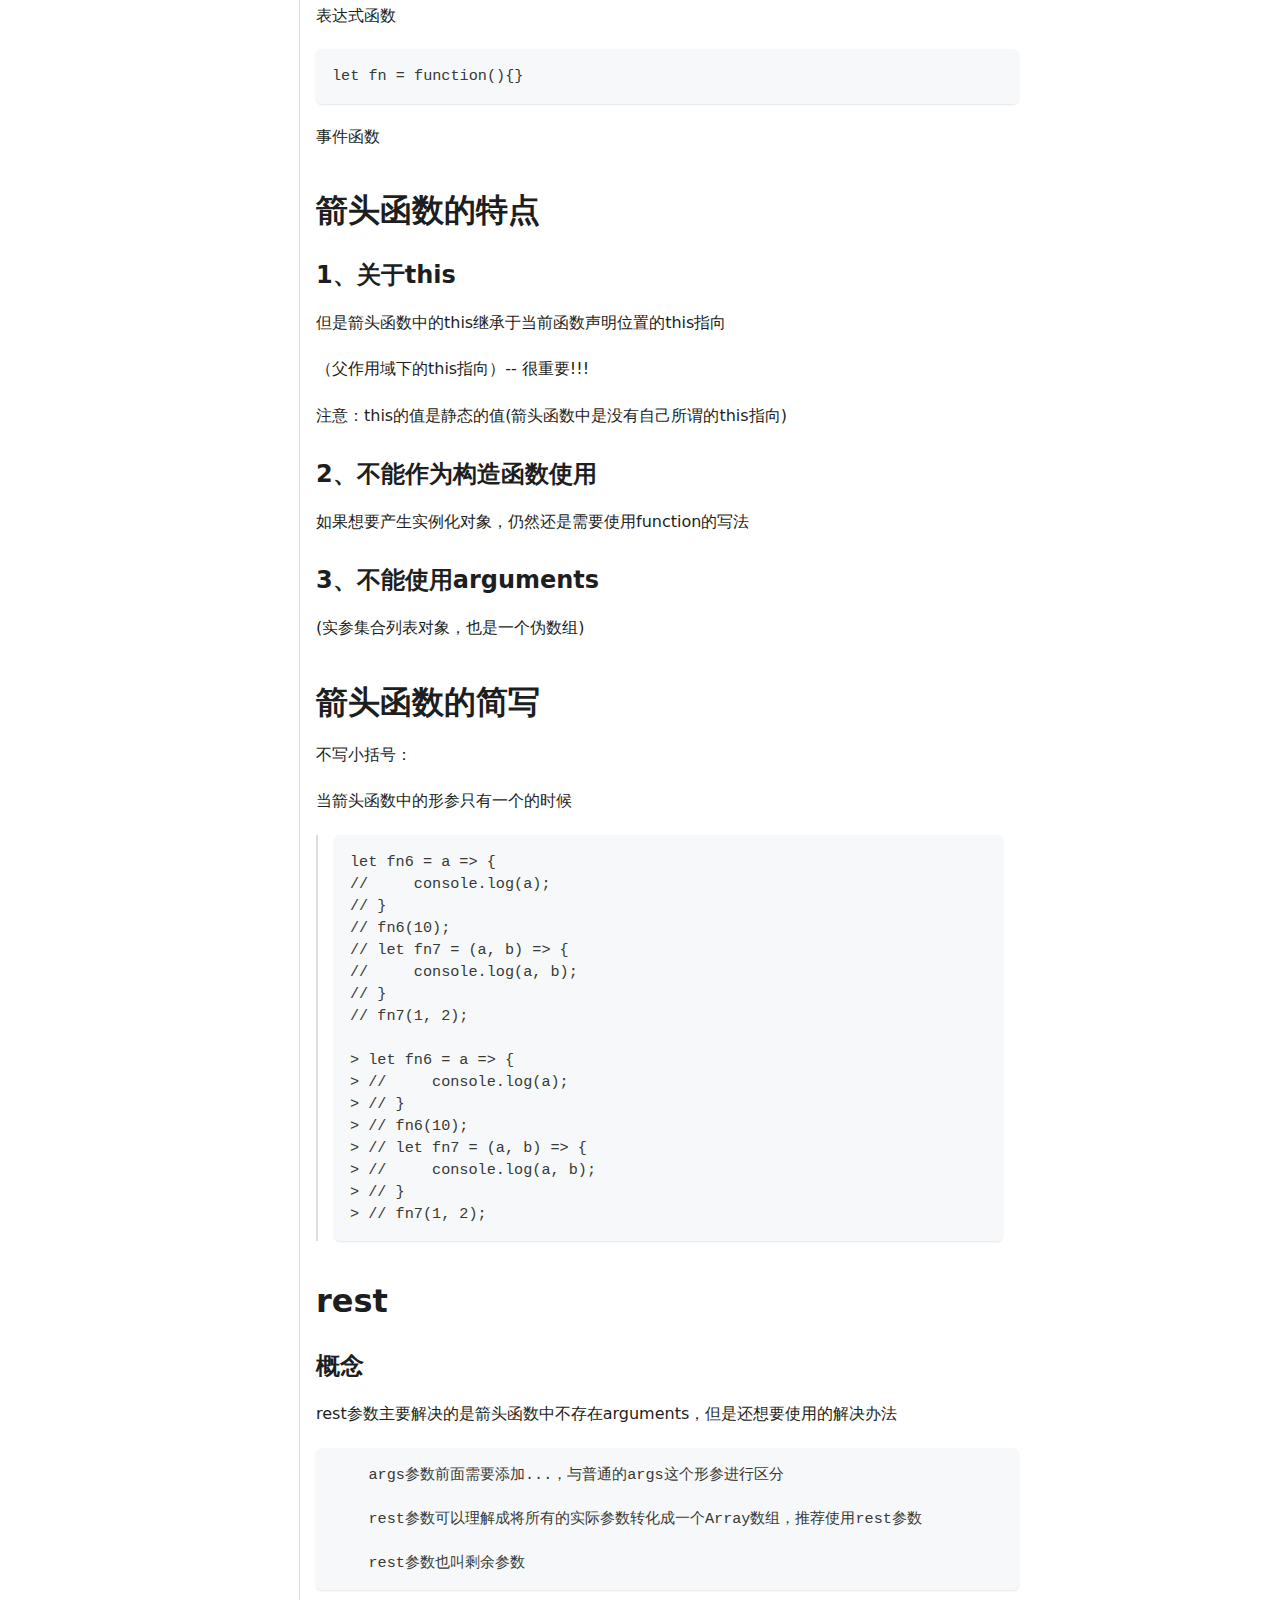
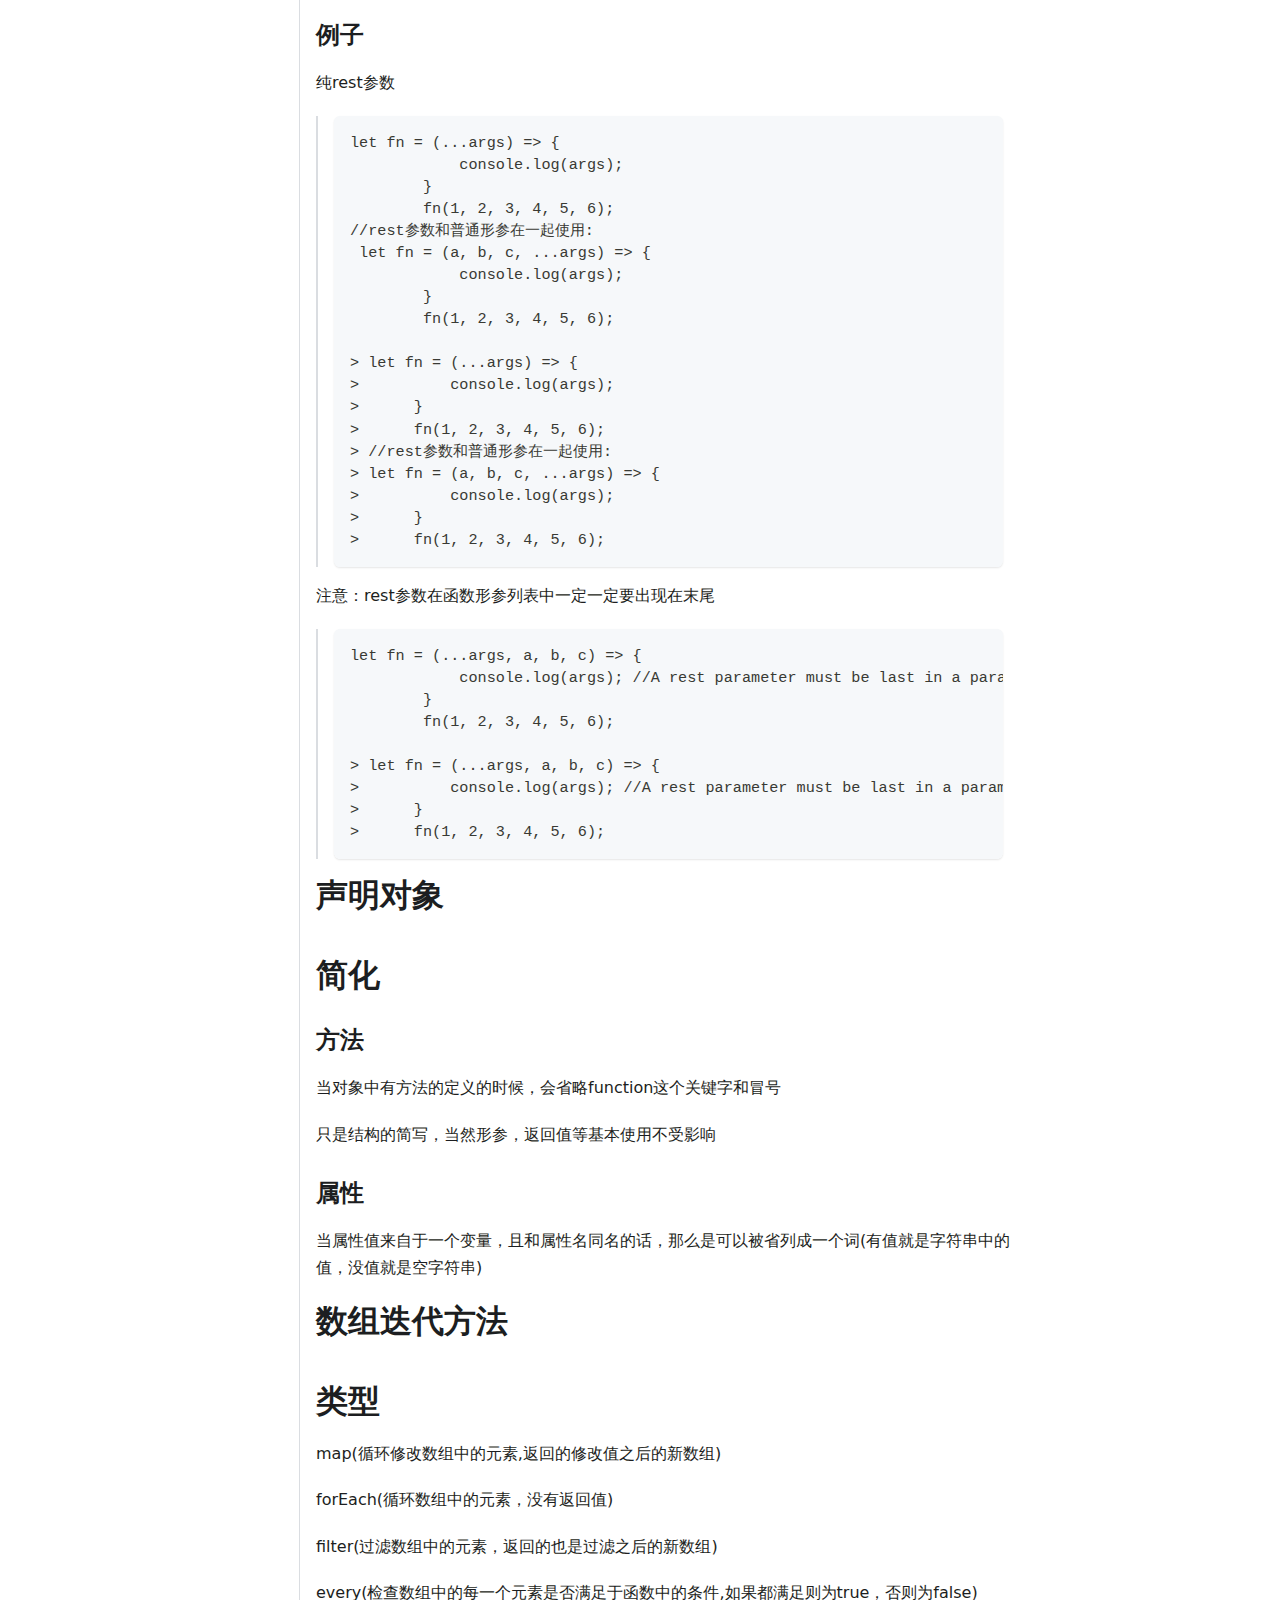
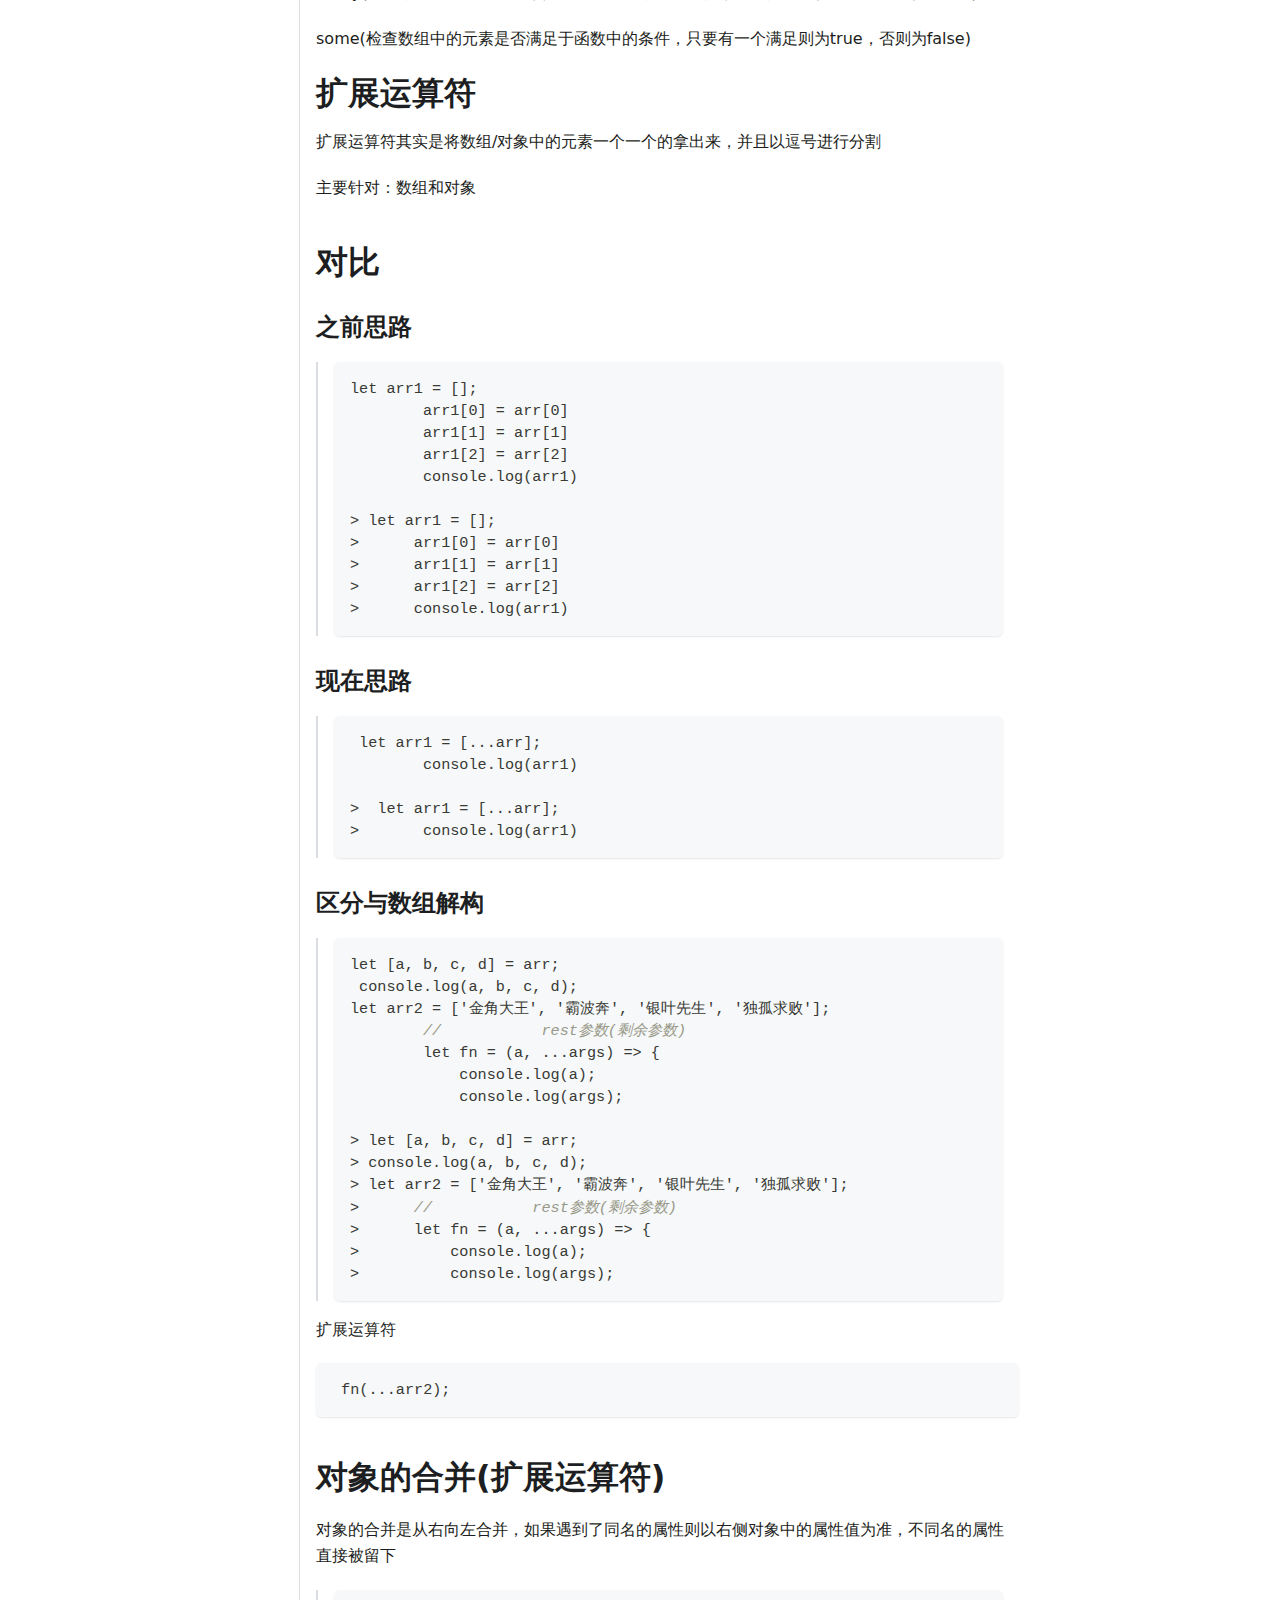
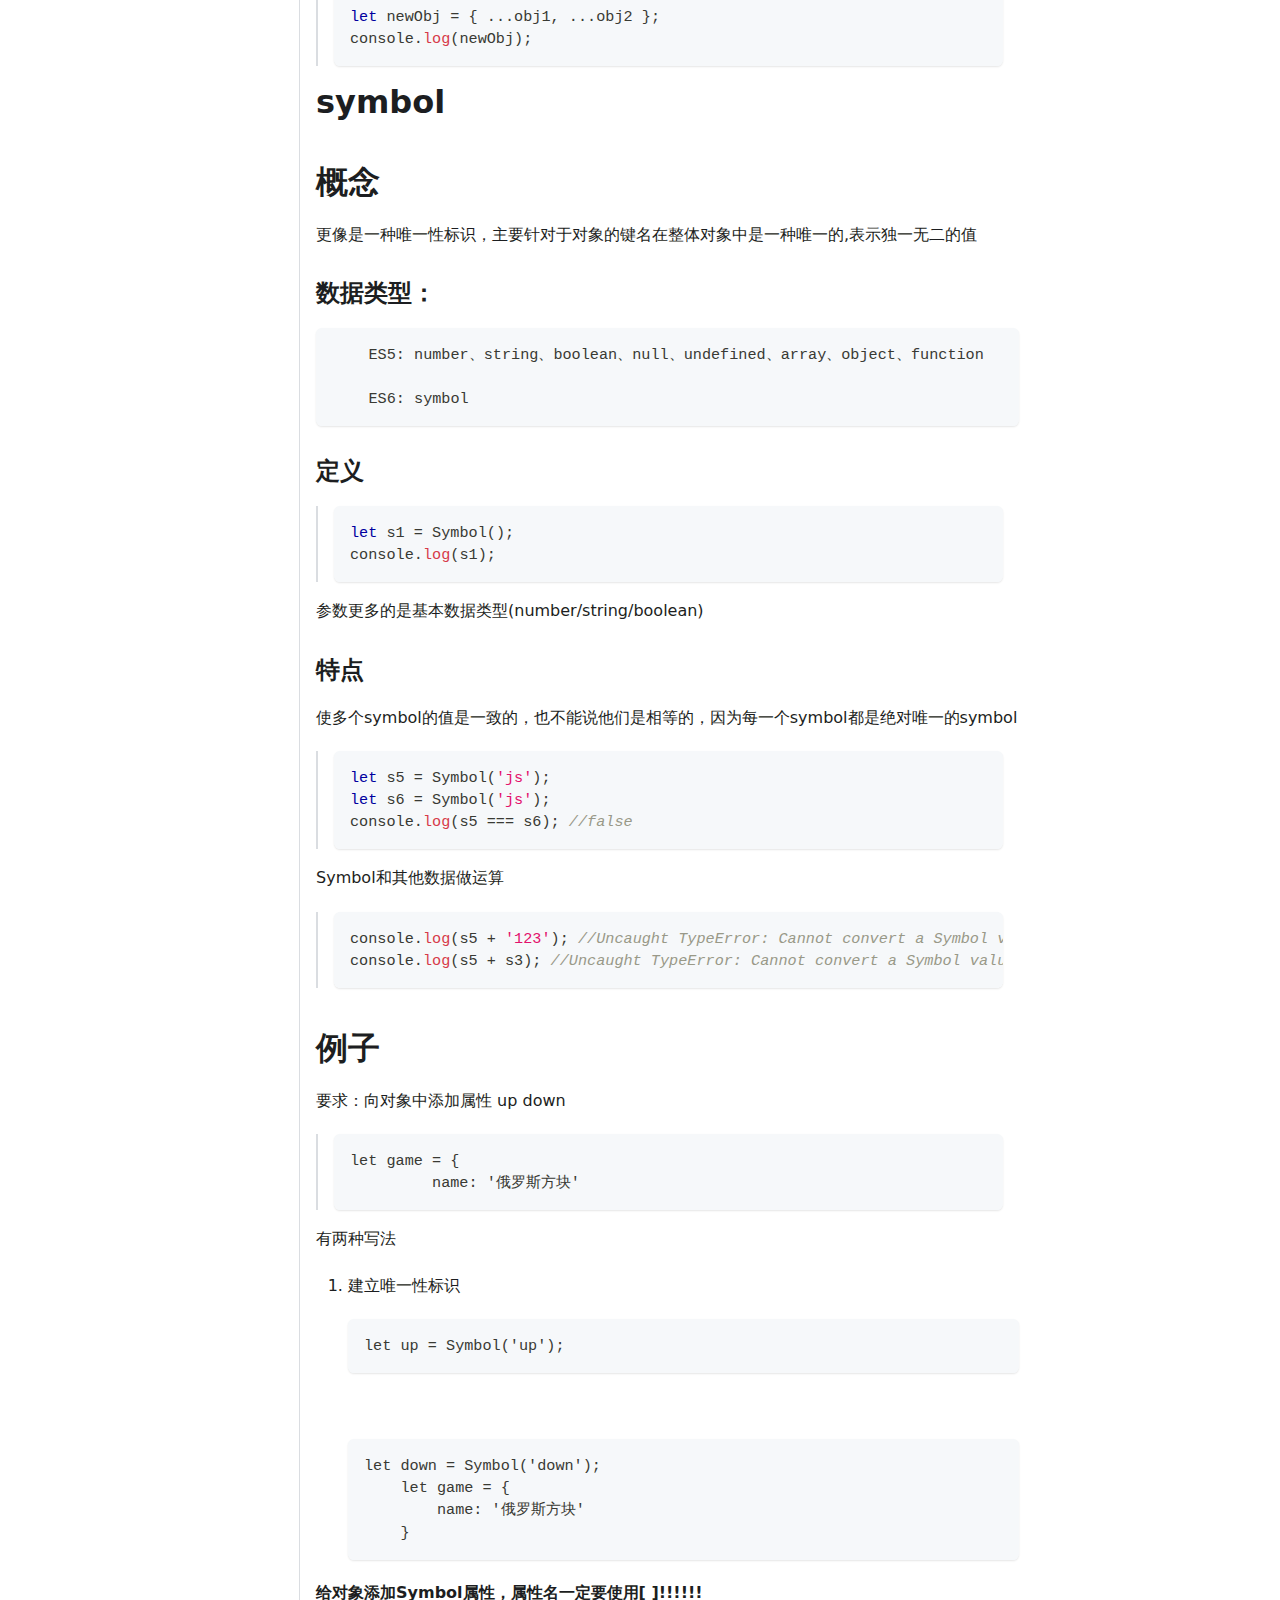
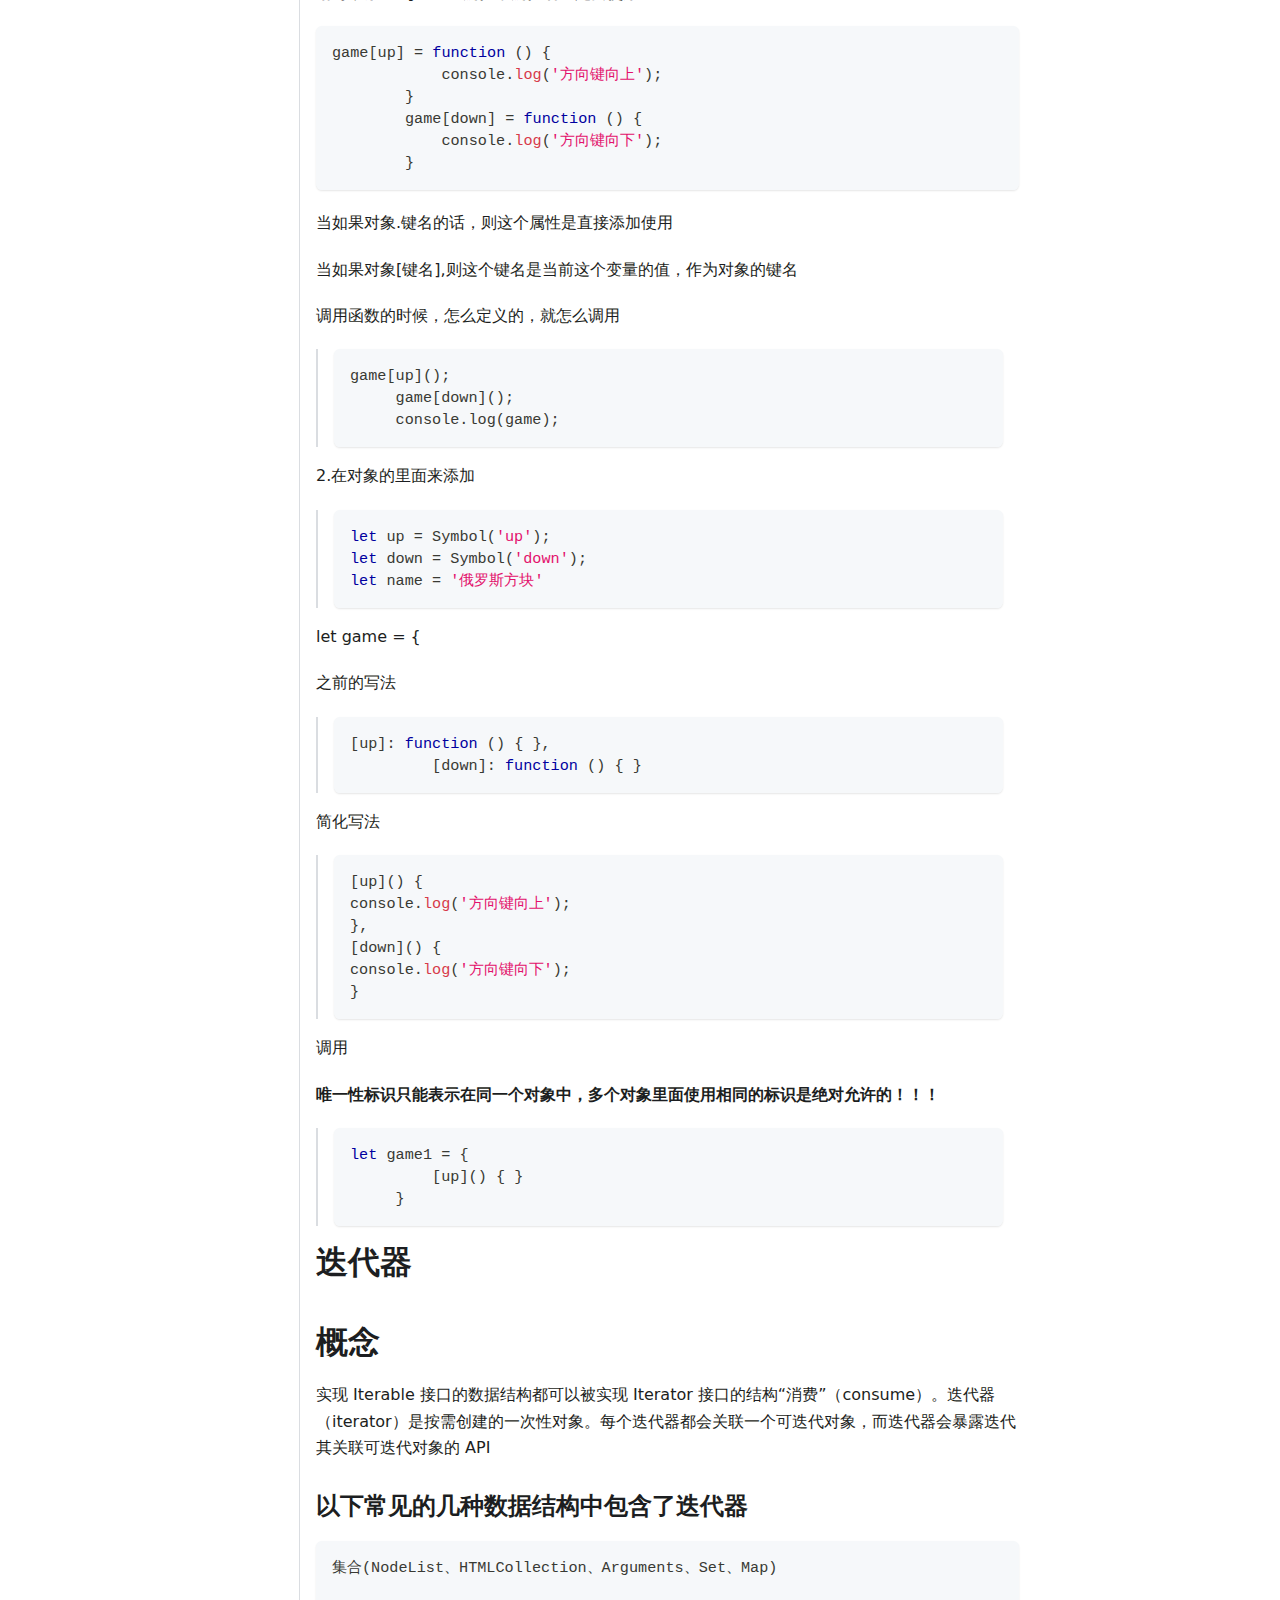
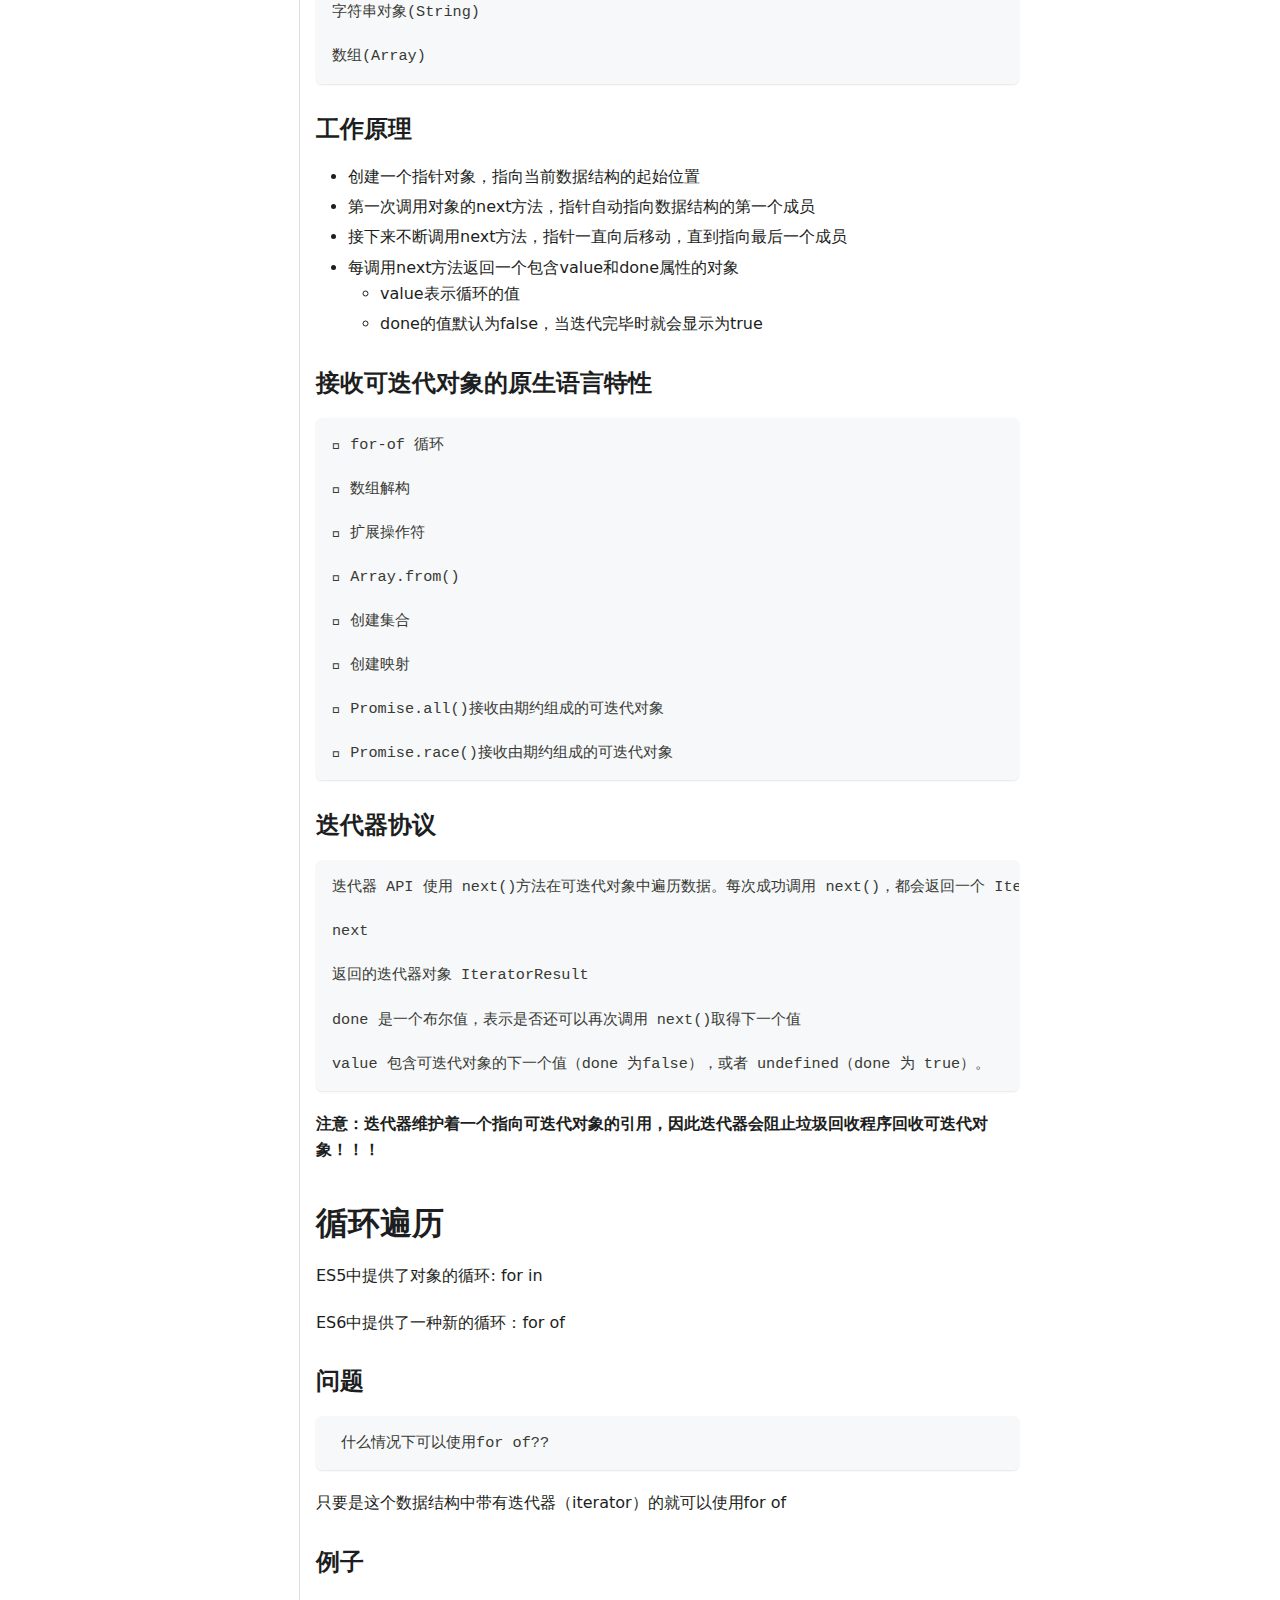
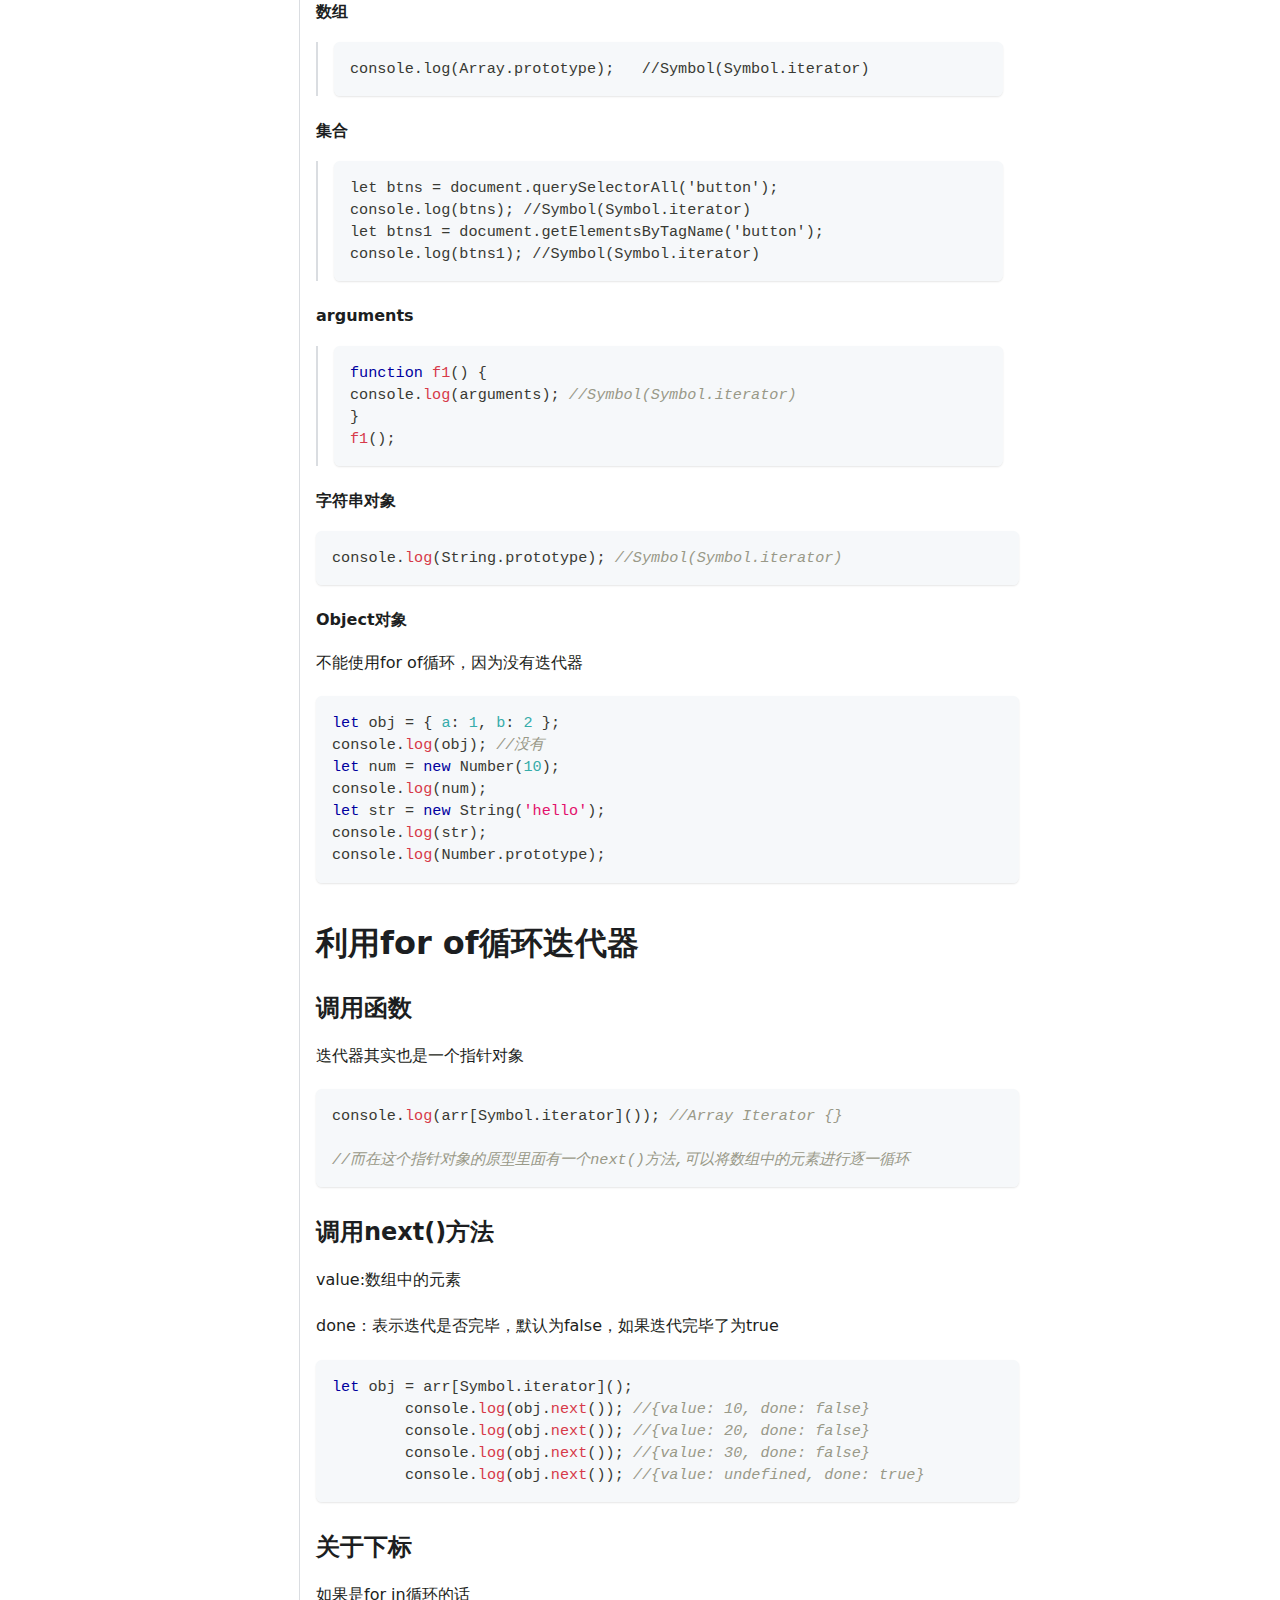
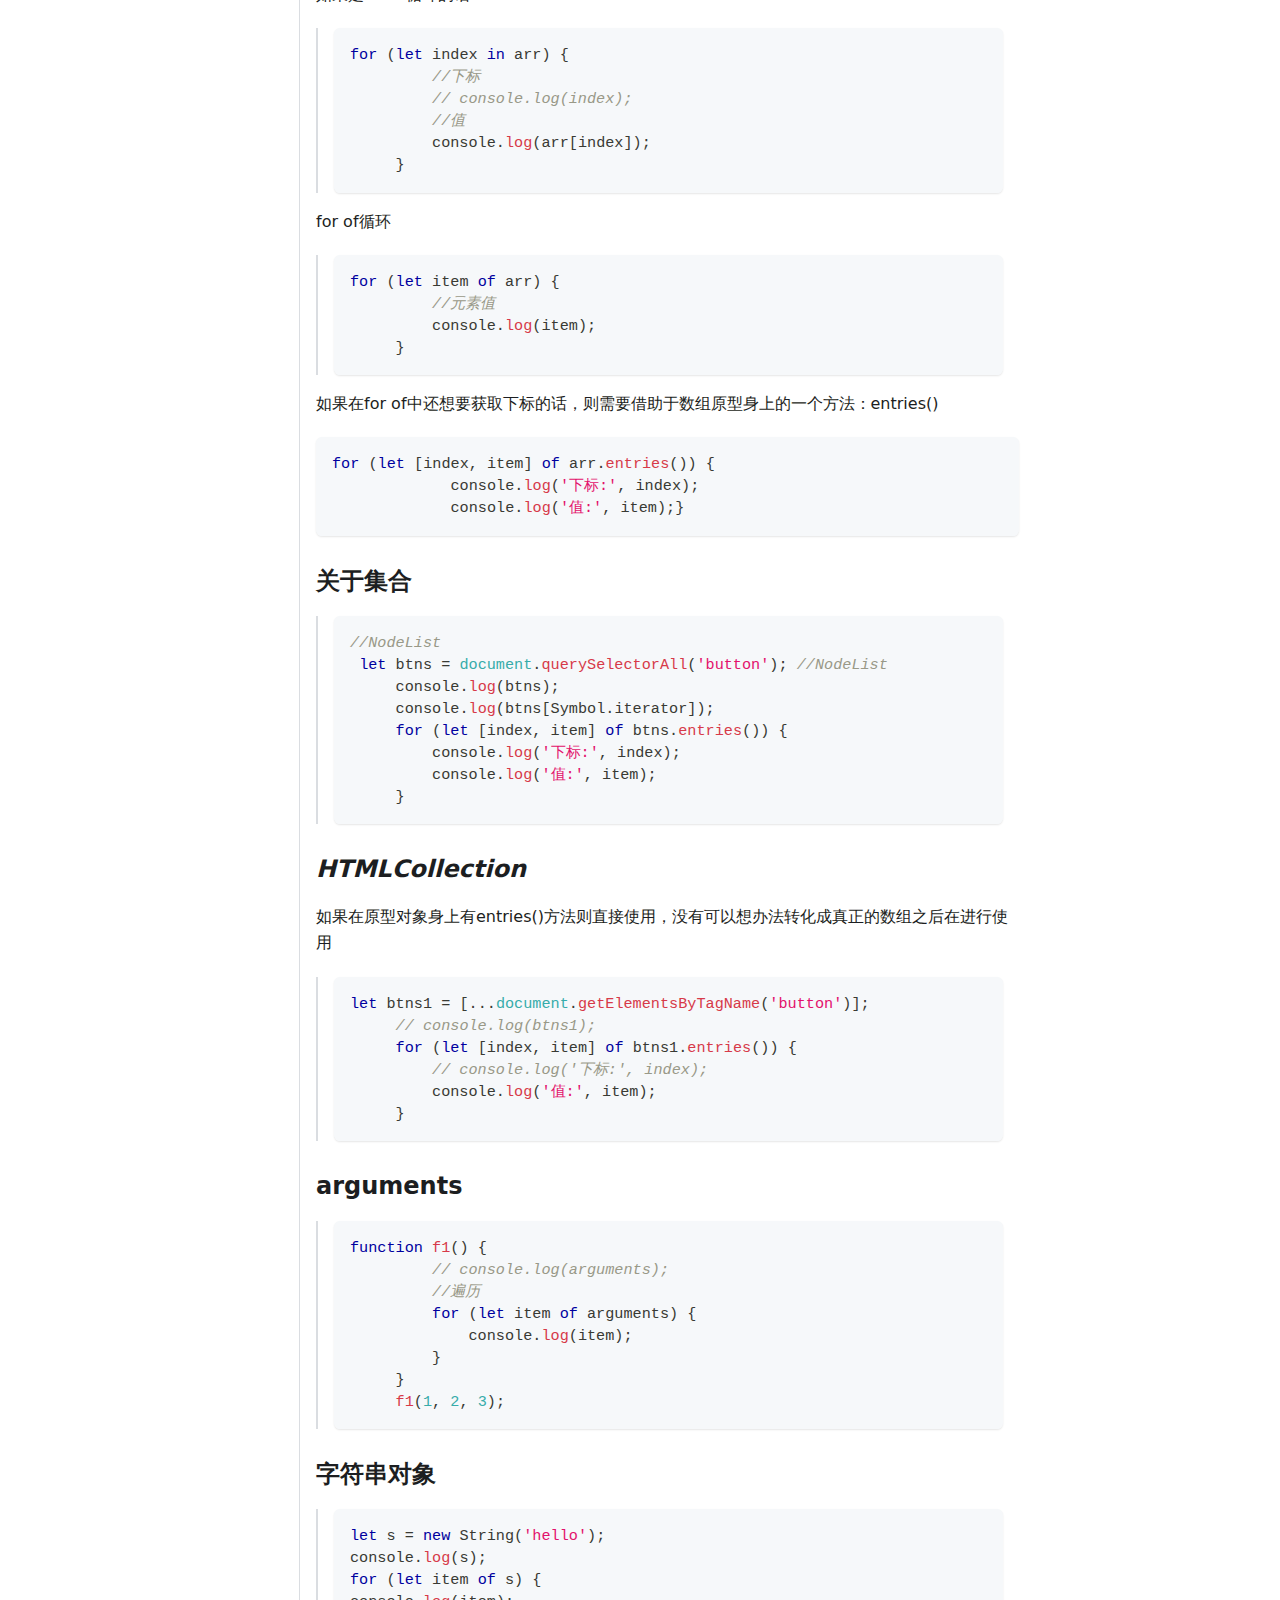
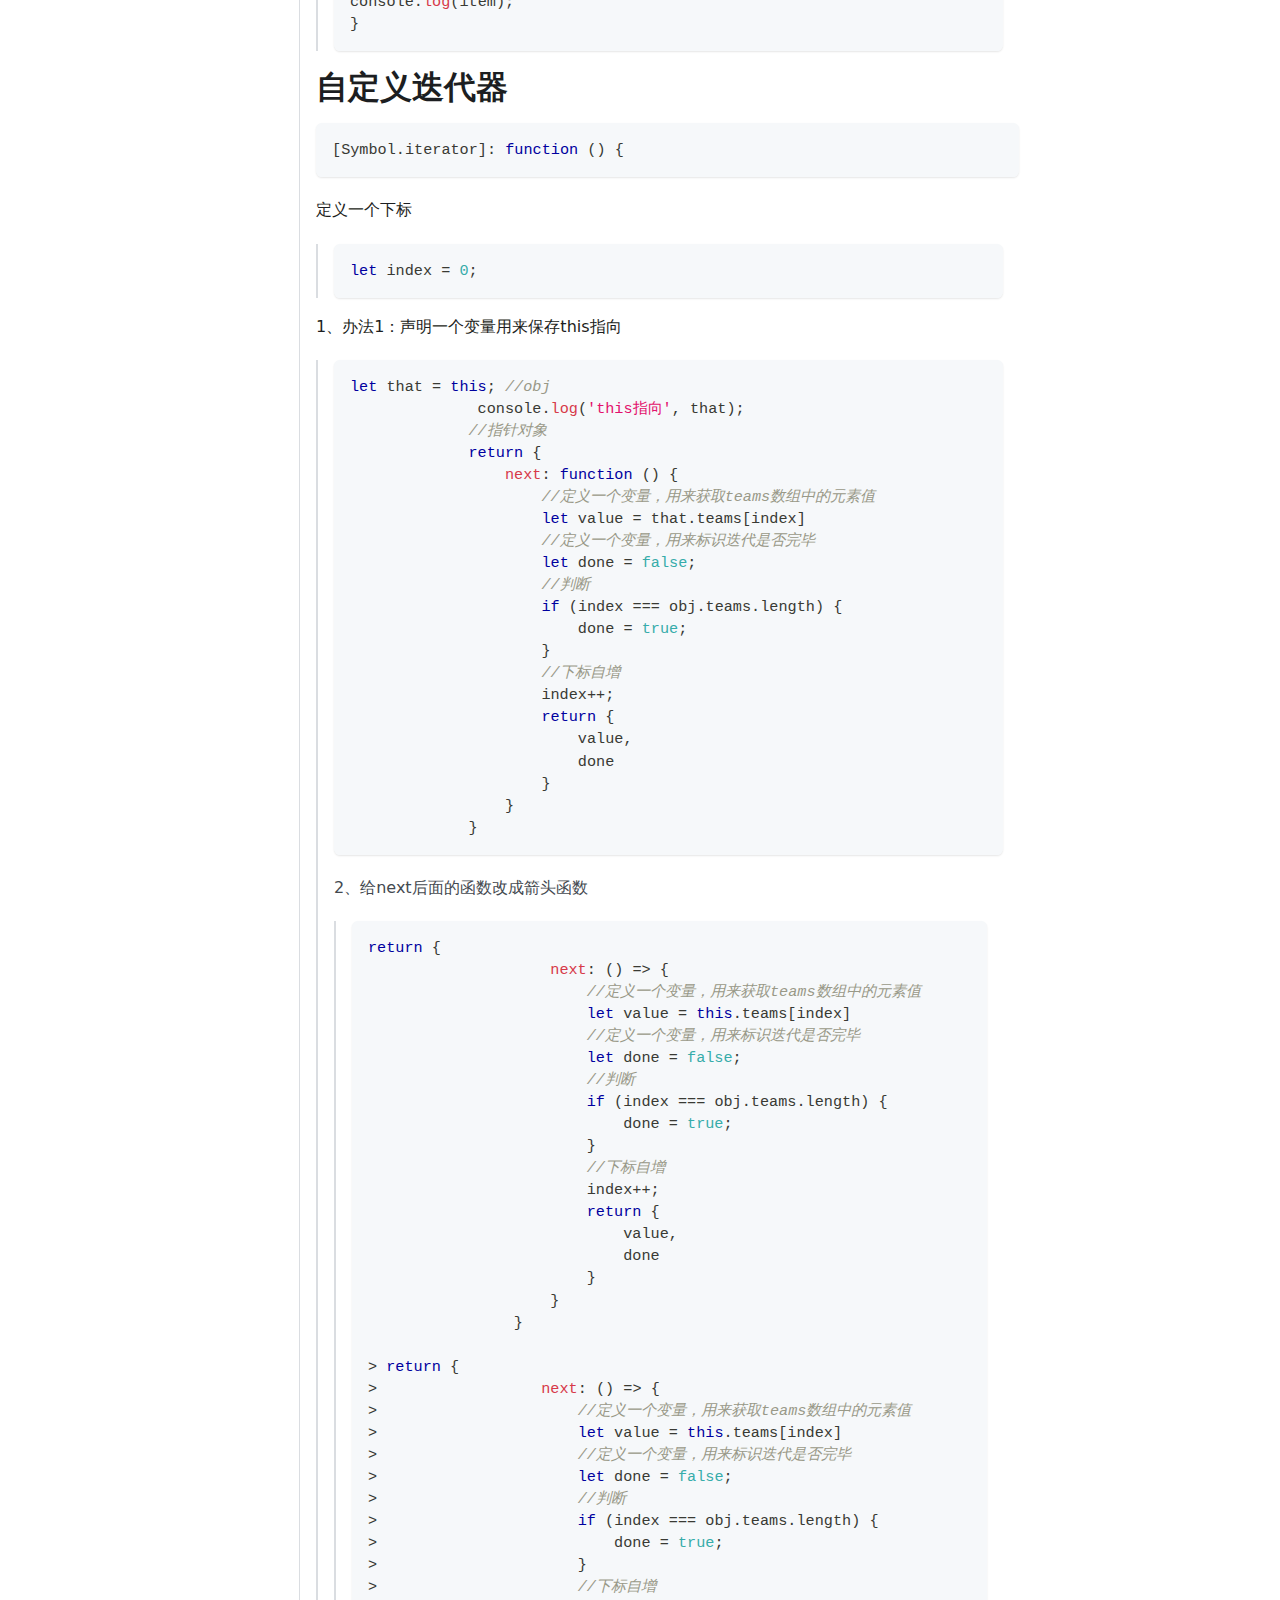
<file: docs/在硅谷的那些日子/2022.12.02/index.html>
<!doctype html>
<html lang="zh" dir="ltr" class="docs-wrapper docs-doc-page docs-version-current plugin-docs plugin-id-default docs-doc-id-在硅谷的那些日子/2022.12.02">
<head>
<meta charset="UTF-8">
<meta name="generator" content="Docusaurus v2.2.0">
<title data-rh="true">2022.12.02 |  </title><meta data-rh="true" name="viewport" content="width=device-width,initial-scale=1"><meta data-rh="true" name="twitter:card" content="summary_large_image"><meta data-rh="true" property="og:url" content="https://wangzhen0127.github.io/docs/在硅谷的那些日子/2022.12.02"><meta data-rh="true" name="docusaurus_locale" content="zh"><meta data-rh="true" name="docsearch:language" content="zh"><meta data-rh="true" name="docusaurus_version" content="current"><meta data-rh="true" name="docusaurus_tag" content="docs-default-current"><meta data-rh="true" name="docsearch:version" content="current"><meta data-rh="true" name="docsearch:docusaurus_tag" content="docs-default-current"><meta data-rh="true" property="og:title" content="2022.12.02 |  "><meta data-rh="true" name="description" content="2022.12.02复习导图"><meta data-rh="true" property="og:description" content="2022.12.02复习导图"><link data-rh="true" rel="icon" href="/img/favicon.ico"><link data-rh="true" rel="canonical" href="https://wangzhen0127.github.io/docs/在硅谷的那些日子/2022.12.02"><link data-rh="true" rel="alternate" href="https://wangzhen0127.github.io/docs/在硅谷的那些日子/2022.12.02" hreflang="zh"><link data-rh="true" rel="alternate" href="https://wangzhen0127.github.io/docs/在硅谷的那些日子/2022.12.02" hreflang="x-default"><link rel="alternate" type="application/rss+xml" href="/blog/rss.xml" title="  RSS Feed">
<link rel="alternate" type="application/atom+xml" href="/blog/atom.xml" title="  Atom Feed"><link rel="stylesheet" href="/assets/css/styles.d6b8f8d7.css">
<link rel="preload" href="/assets/js/runtime~main.7fb53a2c.js" as="script">
<link rel="preload" href="/assets/js/main.46b35fb4.js" as="script">
</head>
<body class="navigation-with-keyboard">
<script>!function(){function t(t){document.documentElement.setAttribute("data-theme",t)}var e=function(){var t=null;try{t=localStorage.getItem("theme")}catch(t){}return t}();t(null!==e?e:"light")}()</script><div id="__docusaurus">
<div role="region" aria-label="跳到主要内容"><a class="skipToContent_fXgn" href="#docusaurus_skipToContent_fallback">跳到主要内容</a></div><nav class="navbar navbar--fixed-top"><div class="navbar__inner"><div class="navbar__items"><button aria-label="Toggle navigation bar" aria-expanded="false" class="navbar__toggle clean-btn" type="button"><svg width="30" height="30" viewBox="0 0 30 30" aria-hidden="true"><path stroke="currentColor" stroke-linecap="round" stroke-miterlimit="10" stroke-width="2" d="M4 7h22M4 15h22M4 23h22"></path></svg></button><a class="navbar__brand" href="/"><b class="navbar__title text--truncate">Herro</b></a><a aria-current="page" class="navbar__item navbar__link navbar__link--active" href="/docs/intro">每日学习记录</a><a class="navbar__item navbar__link" href="/blog">遇到的奇怪问题</a></div><div class="navbar__items navbar__items--right"><div class="toggle_vylO colorModeToggle_DEke"><button class="clean-btn toggleButton_gllP toggleButtonDisabled_aARS" type="button" disabled="" title="切换浅色/暗黑模式（当前为浅色模式）" aria-label="切换浅色/暗黑模式（当前为浅色模式）" aria-live="polite"><svg viewBox="0 0 24 24" width="24" height="24" class="lightToggleIcon_pyhR"><path fill="currentColor" d="M12,9c1.65,0,3,1.35,3,3s-1.35,3-3,3s-3-1.35-3-3S10.35,9,12,9 M12,7c-2.76,0-5,2.24-5,5s2.24,5,5,5s5-2.24,5-5 S14.76,7,12,7L12,7z M2,13l2,0c0.55,0,1-0.45,1-1s-0.45-1-1-1l-2,0c-0.55,0-1,0.45-1,1S1.45,13,2,13z M20,13l2,0c0.55,0,1-0.45,1-1 s-0.45-1-1-1l-2,0c-0.55,0-1,0.45-1,1S19.45,13,20,13z M11,2v2c0,0.55,0.45,1,1,1s1-0.45,1-1V2c0-0.55-0.45-1-1-1S11,1.45,11,2z M11,20v2c0,0.55,0.45,1,1,1s1-0.45,1-1v-2c0-0.55-0.45-1-1-1C11.45,19,11,19.45,11,20z M5.99,4.58c-0.39-0.39-1.03-0.39-1.41,0 c-0.39,0.39-0.39,1.03,0,1.41l1.06,1.06c0.39,0.39,1.03,0.39,1.41,0s0.39-1.03,0-1.41L5.99,4.58z M18.36,16.95 c-0.39-0.39-1.03-0.39-1.41,0c-0.39,0.39-0.39,1.03,0,1.41l1.06,1.06c0.39,0.39,1.03,0.39,1.41,0c0.39-0.39,0.39-1.03,0-1.41 L18.36,16.95z M19.42,5.99c0.39-0.39,0.39-1.03,0-1.41c-0.39-0.39-1.03-0.39-1.41,0l-1.06,1.06c-0.39,0.39-0.39,1.03,0,1.41 s1.03,0.39,1.41,0L19.42,5.99z M7.05,18.36c0.39-0.39,0.39-1.03,0-1.41c-0.39-0.39-1.03-0.39-1.41,0l-1.06,1.06 c-0.39,0.39-0.39,1.03,0,1.41s1.03,0.39,1.41,0L7.05,18.36z"></path></svg><svg viewBox="0 0 24 24" width="24" height="24" class="darkToggleIcon_wfgR"><path fill="currentColor" d="M9.37,5.51C9.19,6.15,9.1,6.82,9.1,7.5c0,4.08,3.32,7.4,7.4,7.4c0.68,0,1.35-0.09,1.99-0.27C17.45,17.19,14.93,19,12,19 c-3.86,0-7-3.14-7-7C5,9.07,6.81,6.55,9.37,5.51z M12,3c-4.97,0-9,4.03-9,9s4.03,9,9,9s9-4.03,9-9c0-0.46-0.04-0.92-0.1-1.36 c-0.98,1.37-2.58,2.26-4.4,2.26c-2.98,0-5.4-2.42-5.4-5.4c0-1.81,0.89-3.42,2.26-4.4C12.92,3.04,12.46,3,12,3L12,3z"></path></svg></button></div><div class="searchBox_ZlJk"></div></div></div><div role="presentation" class="navbar-sidebar__backdrop"></div></nav><div id="docusaurus_skipToContent_fallback" class="main-wrapper mainWrapper_z2l0 docsWrapper_BCFX"><button aria-label="回到顶部" class="clean-btn theme-back-to-top-button backToTopButton_sjWU" type="button"></button><div class="docPage__5DB"><aside class="theme-doc-sidebar-container docSidebarContainer_b6E3"><div class="sidebar_njMd"><nav class="menu thin-scrollbar menu_SIkG"><ul class="theme-doc-sidebar-menu menu__list"><li class="theme-doc-sidebar-item-link theme-doc-sidebar-item-link-level-1 menu__list-item"><a class="menu__link" href="/docs/intro">话在前面</a></li><li class="theme-doc-sidebar-item-category theme-doc-sidebar-item-category-level-1 menu__list-item"><div class="menu__list-item-collapsible"><a class="menu__link menu__link--sublist menu__link--sublist-caret menu__link--active" aria-expanded="true" href="/docs/在硅谷的那些日子/2022.11.30">在硅谷的那些日子</a></div><ul style="display:block;overflow:visible;height:auto" class="menu__list"><li class="theme-doc-sidebar-item-link theme-doc-sidebar-item-link-level-2 menu__list-item"><a class="menu__link" tabindex="0" href="/docs/在硅谷的那些日子/2022.11.30">2022.11.30</a></li><li class="theme-doc-sidebar-item-link theme-doc-sidebar-item-link-level-2 menu__list-item"><a class="menu__link menu__link--active" aria-current="page" tabindex="0" href="/docs/在硅谷的那些日子/2022.12.02">2022.12.02</a></li><li class="theme-doc-sidebar-item-link theme-doc-sidebar-item-link-level-2 menu__list-item"><a class="menu__link" tabindex="0" href="/docs/在硅谷的那些日子/2022.12.03">2022.12.03</a></li></ul></li><li class="theme-doc-sidebar-item-category theme-doc-sidebar-item-category-level-1 menu__list-item menu__list-item--collapsed"><div class="menu__list-item-collapsible"><a class="menu__link menu__link--sublist menu__link--sublist-caret" aria-expanded="false" href="/docs/自己小整理/JS基础/定型数组">自己小整理</a></div></li></ul></nav></div></aside><main class="docMainContainer_gTbr"><div class="container padding-top--md padding-bottom--lg"><div class="row"><div class="col docItemCol_VOVn"><div class="docItemContainer_Djhp"><article><nav class="theme-doc-breadcrumbs breadcrumbsContainer_Z_bl" aria-label="页面路径"><ul class="breadcrumbs" itemscope="" itemtype="https://schema.org/BreadcrumbList"><li class="breadcrumbs__item"><a aria-label="主页面" class="breadcrumbs__link" href="/"><svg viewBox="0 0 24 24" class="breadcrumbHomeIcon_OVgt"><path d="M10 19v-5h4v5c0 .55.45 1 1 1h3c.55 0 1-.45 1-1v-7h1.7c.46 0 .68-.57.33-.87L12.67 3.6c-.38-.34-.96-.34-1.34 0l-8.36 7.53c-.34.3-.13.87.33.87H5v7c0 .55.45 1 1 1h3c.55 0 1-.45 1-1z" fill="currentColor"></path></svg></a></li><li class="breadcrumbs__item"><span class="breadcrumbs__link">在硅谷的那些日子</span><meta itemprop="position" content="1"></li><li itemscope="" itemprop="itemListElement" itemtype="https://schema.org/ListItem" class="breadcrumbs__item breadcrumbs__item--active"><span class="breadcrumbs__link" itemprop="name">2022.12.02</span><meta itemprop="position" content="2"></li></ul></nav><div class="tocCollapsible_ETCw theme-doc-toc-mobile tocMobile_ITEo"><button type="button" class="clean-btn tocCollapsibleButton_TO0P">本页总览</button></div><div class="theme-doc-markdown markdown"><header><h1>2022.12.02</h1></header><p><a target="_blank" href="/assets/files/2022.12.02-9d4f0d389b78a640633c1a04018170cb.png">2022.12.02复习导图</a></p><p>模板字符串</p><h2 class="anchor anchorWithStickyNavbar_LWe7" id="分类">分类<a class="hash-link" href="#分类" title="标题的直接链接">​</a></h2><p>单引号(&#x27;&#x27;)、双引号(&quot;&quot;)、(反引号)``</p><h2 class="anchor anchorWithStickyNavbar_LWe7" id="声明">声明<a class="hash-link" href="#声明" title="标题的直接链接">​</a></h2><p>``</p><h2 class="anchor anchorWithStickyNavbar_LWe7" id="特性">特性<a class="hash-link" href="#特性" title="标题的直接链接">​</a></h2><p>可以完全支持换行书写</p><p>可以不需要字符串的拼接来进行替换数据</p><h2 class="anchor anchorWithStickyNavbar_LWe7" id="语法">语法<a class="hash-link" href="#语法" title="标题的直接链接">​</a></h2><p>${变量名} / ${数组<!-- -->[下标]<!-- -->} / ${对象.键名}`</p><p>仍然保持字符串对象中的一些拼接、属性/方法的使用</p><h1>箭头函数</h1><h2 class="anchor anchorWithStickyNavbar_LWe7" id="复习">复习<a class="hash-link" href="#复习" title="标题的直接链接">​</a></h2><p>ES5中函数：普通函数、回调函数</p><p>时间相关：</p><div class="codeBlockContainer_Ckt0 theme-code-block" style="--prism-color:#393A34;--prism-background-color:#f6f8fa"><div class="codeBlockContent_biex"><pre tabindex="0" class="prism-code language-text codeBlock_bY9V thin-scrollbar"><code class="codeBlockLines_e6Vv"><span class="token-line" style="color:#393A34"><span class="token plain">setTimeout()、setInterval()</span><br></span></code></pre><div class="buttonGroup__atx"><button type="button" aria-label="复制代码到剪贴板" title="复制" class="clean-btn"><span class="copyButtonIcons_eSgA" aria-hidden="true"><svg class="copyButtonIcon_y97N" viewBox="0 0 24 24"><path d="M19,21H8V7H19M19,5H8A2,2 0 0,0 6,7V21A2,2 0 0,0 8,23H19A2,2 0 0,0 21,21V7A2,2 0 0,0 19,5M16,1H4A2,2 0 0,0 2,3V17H4V3H16V1Z"></path></svg><svg class="copyButtonSuccessIcon_LjdS" viewBox="0 0 24 24"><path d="M21,7L9,19L3.5,13.5L4.91,12.09L9,16.17L19.59,5.59L21,7Z"></path></svg></span></button></div></div></div><p>事件相关：</p><div class="codeBlockContainer_Ckt0 theme-code-block" style="--prism-color:#393A34;--prism-background-color:#f6f8fa"><div class="codeBlockContent_biex"><pre tabindex="0" class="prism-code language-text codeBlock_bY9V thin-scrollbar"><code class="codeBlockLines_e6Vv"><span class="token-line" style="color:#393A34"><span class="token plain">div.onclick = function(){}</span><br></span></code></pre><div class="buttonGroup__atx"><button type="button" aria-label="复制代码到剪贴板" title="复制" class="clean-btn"><span class="copyButtonIcons_eSgA" aria-hidden="true"><svg class="copyButtonIcon_y97N" viewBox="0 0 24 24"><path d="M19,21H8V7H19M19,5H8A2,2 0 0,0 6,7V21A2,2 0 0,0 8,23H19A2,2 0 0,0 21,21V7A2,2 0 0,0 19,5M16,1H4A2,2 0 0,0 2,3V17H4V3H16V1Z"></path></svg><svg class="copyButtonSuccessIcon_LjdS" viewBox="0 0 24 24"><path d="M21,7L9,19L3.5,13.5L4.91,12.09L9,16.17L19.59,5.59L21,7Z"></path></svg></span></button></div></div></div><p>实际参数：</p><div class="codeBlockContainer_Ckt0 theme-code-block" style="--prism-color:#393A34;--prism-background-color:#f6f8fa"><div class="codeBlockContent_biex"><pre tabindex="0" class="prism-code language-text codeBlock_bY9V thin-scrollbar"><code class="codeBlockLines_e6Vv"><span class="token-line" style="color:#393A34"><span class="token plain">addEventListener(事件类型,回调函数,是否捕获/冒泡)</span><br></span></code></pre><div class="buttonGroup__atx"><button type="button" aria-label="复制代码到剪贴板" title="复制" class="clean-btn"><span class="copyButtonIcons_eSgA" aria-hidden="true"><svg class="copyButtonIcon_y97N" viewBox="0 0 24 24"><path d="M19,21H8V7H19M19,5H8A2,2 0 0,0 6,7V21A2,2 0 0,0 8,23H19A2,2 0 0,0 21,21V7A2,2 0 0,0 19,5M16,1H4A2,2 0 0,0 2,3V17H4V3H16V1Z"></path></svg><svg class="copyButtonSuccessIcon_LjdS" viewBox="0 0 24 24"><path d="M21,7L9,19L3.5,13.5L4.91,12.09L9,16.17L19.59,5.59L21,7Z"></path></svg></span></button></div></div></div><p>立即执行(IIFE)、</p><p>匿名函数</p><p> 构造函数(为了产生实例化对象)</p><p>表达式函数  </p><div class="codeBlockContainer_Ckt0 theme-code-block" style="--prism-color:#393A34;--prism-background-color:#f6f8fa"><div class="codeBlockContent_biex"><pre tabindex="0" class="prism-code language-text codeBlock_bY9V thin-scrollbar"><code class="codeBlockLines_e6Vv"><span class="token-line" style="color:#393A34"><span class="token plain">let fn = function(){}</span><br></span></code></pre><div class="buttonGroup__atx"><button type="button" aria-label="复制代码到剪贴板" title="复制" class="clean-btn"><span class="copyButtonIcons_eSgA" aria-hidden="true"><svg class="copyButtonIcon_y97N" viewBox="0 0 24 24"><path d="M19,21H8V7H19M19,5H8A2,2 0 0,0 6,7V21A2,2 0 0,0 8,23H19A2,2 0 0,0 21,21V7A2,2 0 0,0 19,5M16,1H4A2,2 0 0,0 2,3V17H4V3H16V1Z"></path></svg><svg class="copyButtonSuccessIcon_LjdS" viewBox="0 0 24 24"><path d="M21,7L9,19L3.5,13.5L4.91,12.09L9,16.17L19.59,5.59L21,7Z"></path></svg></span></button></div></div></div><p>事件函数</p><h2 class="anchor anchorWithStickyNavbar_LWe7" id="箭头函数的特点">箭头函数的特点<a class="hash-link" href="#箭头函数的特点" title="标题的直接链接">​</a></h2><h3 class="anchor anchorWithStickyNavbar_LWe7" id="1关于this">1、关于this<a class="hash-link" href="#1关于this" title="标题的直接链接">​</a></h3><p>但是箭头函数中的this继承于当前函数声明位置的this指向</p><p>（父作用域下的this指向）-- 很重要!!!</p><p>注意：this的值是静态的值(箭头函数中是没有自己所谓的this指向)</p><h3 class="anchor anchorWithStickyNavbar_LWe7" id="2不能作为构造函数使用">2、不能作为构造函数使用<a class="hash-link" href="#2不能作为构造函数使用" title="标题的直接链接">​</a></h3><p>如果想要产生实例化对象，仍然还是需要使用function的写法</p><h3 class="anchor anchorWithStickyNavbar_LWe7" id="3不能使用arguments">3、不能使用arguments<a class="hash-link" href="#3不能使用arguments" title="标题的直接链接">​</a></h3><p>(实参集合列表对象，也是一个伪数组)</p><h2 class="anchor anchorWithStickyNavbar_LWe7" id="箭头函数的简写">箭头函数的简写<a class="hash-link" href="#箭头函数的简写" title="标题的直接链接">​</a></h2><p>不写小括号：</p><p>当箭头函数中的形参只有一个的时候</p><blockquote><div class="codeBlockContainer_Ckt0 theme-code-block" style="--prism-color:#393A34;--prism-background-color:#f6f8fa"><div class="codeBlockContent_biex"><pre tabindex="0" class="prism-code language-text codeBlock_bY9V thin-scrollbar"><code class="codeBlockLines_e6Vv"><span class="token-line" style="color:#393A34"><span class="token plain">let fn6 = a =&gt; {</span><br></span><span class="token-line" style="color:#393A34"><span class="token plain">//     console.log(a);</span><br></span><span class="token-line" style="color:#393A34"><span class="token plain">// }</span><br></span><span class="token-line" style="color:#393A34"><span class="token plain">// fn6(10);</span><br></span><span class="token-line" style="color:#393A34"><span class="token plain">// let fn7 = (a, b) =&gt; {</span><br></span><span class="token-line" style="color:#393A34"><span class="token plain">//     console.log(a, b);</span><br></span><span class="token-line" style="color:#393A34"><span class="token plain">// }</span><br></span><span class="token-line" style="color:#393A34"><span class="token plain">// fn7(1, 2);</span><br></span><span class="token-line" style="color:#393A34"><span class="token plain" style="display:inline-block"></span><br></span><span class="token-line" style="color:#393A34"><span class="token plain">&gt; let fn6 = a =&gt; {</span><br></span><span class="token-line" style="color:#393A34"><span class="token plain">&gt; //     console.log(a);</span><br></span><span class="token-line" style="color:#393A34"><span class="token plain">&gt; // }</span><br></span><span class="token-line" style="color:#393A34"><span class="token plain">&gt; // fn6(10);</span><br></span><span class="token-line" style="color:#393A34"><span class="token plain">&gt; // let fn7 = (a, b) =&gt; {</span><br></span><span class="token-line" style="color:#393A34"><span class="token plain">&gt; //     console.log(a, b);</span><br></span><span class="token-line" style="color:#393A34"><span class="token plain">&gt; // }</span><br></span><span class="token-line" style="color:#393A34"><span class="token plain">&gt; // fn7(1, 2);</span><br></span></code></pre><div class="buttonGroup__atx"><button type="button" aria-label="复制代码到剪贴板" title="复制" class="clean-btn"><span class="copyButtonIcons_eSgA" aria-hidden="true"><svg class="copyButtonIcon_y97N" viewBox="0 0 24 24"><path d="M19,21H8V7H19M19,5H8A2,2 0 0,0 6,7V21A2,2 0 0,0 8,23H19A2,2 0 0,0 21,21V7A2,2 0 0,0 19,5M16,1H4A2,2 0 0,0 2,3V17H4V3H16V1Z"></path></svg><svg class="copyButtonSuccessIcon_LjdS" viewBox="0 0 24 24"><path d="M21,7L9,19L3.5,13.5L4.91,12.09L9,16.17L19.59,5.59L21,7Z"></path></svg></span></button></div></div></div></blockquote><h2 class="anchor anchorWithStickyNavbar_LWe7" id="rest">rest<a class="hash-link" href="#rest" title="标题的直接链接">​</a></h2><h3 class="anchor anchorWithStickyNavbar_LWe7" id="概念">概念<a class="hash-link" href="#概念" title="标题的直接链接">​</a></h3><p>rest参数主要解决的是箭头函数中不存在arguments，但是还想要使用的解决办法</p><div class="codeBlockContainer_Ckt0 theme-code-block" style="--prism-color:#393A34;--prism-background-color:#f6f8fa"><div class="codeBlockContent_biex"><pre tabindex="0" class="prism-code language-text codeBlock_bY9V thin-scrollbar"><code class="codeBlockLines_e6Vv"><span class="token-line" style="color:#393A34"><span class="token plain">    args参数前面需要添加...，与普通的args这个形参进行区分</span><br></span><span class="token-line" style="color:#393A34"><span class="token plain" style="display:inline-block"></span><br></span><span class="token-line" style="color:#393A34"><span class="token plain">    rest参数可以理解成将所有的实际参数转化成一个Array数组，推荐使用rest参数</span><br></span><span class="token-line" style="color:#393A34"><span class="token plain" style="display:inline-block"></span><br></span><span class="token-line" style="color:#393A34"><span class="token plain">    rest参数也叫剩余参数</span><br></span></code></pre><div class="buttonGroup__atx"><button type="button" aria-label="复制代码到剪贴板" title="复制" class="clean-btn"><span class="copyButtonIcons_eSgA" aria-hidden="true"><svg class="copyButtonIcon_y97N" viewBox="0 0 24 24"><path d="M19,21H8V7H19M19,5H8A2,2 0 0,0 6,7V21A2,2 0 0,0 8,23H19A2,2 0 0,0 21,21V7A2,2 0 0,0 19,5M16,1H4A2,2 0 0,0 2,3V17H4V3H16V1Z"></path></svg><svg class="copyButtonSuccessIcon_LjdS" viewBox="0 0 24 24"><path d="M21,7L9,19L3.5,13.5L4.91,12.09L9,16.17L19.59,5.59L21,7Z"></path></svg></span></button></div></div></div><h3 class="anchor anchorWithStickyNavbar_LWe7" id="例子">例子<a class="hash-link" href="#例子" title="标题的直接链接">​</a></h3><p>纯rest参数</p><blockquote><div class="codeBlockContainer_Ckt0 theme-code-block" style="--prism-color:#393A34;--prism-background-color:#f6f8fa"><div class="codeBlockContent_biex"><pre tabindex="0" class="prism-code language-text codeBlock_bY9V thin-scrollbar"><code class="codeBlockLines_e6Vv"><span class="token-line" style="color:#393A34"><span class="token plain">let fn = (...args) =&gt; {</span><br></span><span class="token-line" style="color:#393A34"><span class="token plain">            console.log(args);</span><br></span><span class="token-line" style="color:#393A34"><span class="token plain">        }</span><br></span><span class="token-line" style="color:#393A34"><span class="token plain">        fn(1, 2, 3, 4, 5, 6); </span><br></span><span class="token-line" style="color:#393A34"><span class="token plain">//rest参数和普通形参在一起使用:</span><br></span><span class="token-line" style="color:#393A34"><span class="token plain"> let fn = (a, b, c, ...args) =&gt; {</span><br></span><span class="token-line" style="color:#393A34"><span class="token plain">            console.log(args);</span><br></span><span class="token-line" style="color:#393A34"><span class="token plain">        }</span><br></span><span class="token-line" style="color:#393A34"><span class="token plain">        fn(1, 2, 3, 4, 5, 6);</span><br></span><span class="token-line" style="color:#393A34"><span class="token plain" style="display:inline-block"></span><br></span><span class="token-line" style="color:#393A34"><span class="token plain">&gt; let fn = (...args) =&gt; {</span><br></span><span class="token-line" style="color:#393A34"><span class="token plain">&gt;          console.log(args);</span><br></span><span class="token-line" style="color:#393A34"><span class="token plain">&gt;      }</span><br></span><span class="token-line" style="color:#393A34"><span class="token plain">&gt;      fn(1, 2, 3, 4, 5, 6); </span><br></span><span class="token-line" style="color:#393A34"><span class="token plain">&gt; //rest参数和普通形参在一起使用:</span><br></span><span class="token-line" style="color:#393A34"><span class="token plain">&gt; let fn = (a, b, c, ...args) =&gt; {</span><br></span><span class="token-line" style="color:#393A34"><span class="token plain">&gt;          console.log(args);</span><br></span><span class="token-line" style="color:#393A34"><span class="token plain">&gt;      }</span><br></span><span class="token-line" style="color:#393A34"><span class="token plain">&gt;      fn(1, 2, 3, 4, 5, 6);</span><br></span></code></pre><div class="buttonGroup__atx"><button type="button" aria-label="复制代码到剪贴板" title="复制" class="clean-btn"><span class="copyButtonIcons_eSgA" aria-hidden="true"><svg class="copyButtonIcon_y97N" viewBox="0 0 24 24"><path d="M19,21H8V7H19M19,5H8A2,2 0 0,0 6,7V21A2,2 0 0,0 8,23H19A2,2 0 0,0 21,21V7A2,2 0 0,0 19,5M16,1H4A2,2 0 0,0 2,3V17H4V3H16V1Z"></path></svg><svg class="copyButtonSuccessIcon_LjdS" viewBox="0 0 24 24"><path d="M21,7L9,19L3.5,13.5L4.91,12.09L9,16.17L19.59,5.59L21,7Z"></path></svg></span></button></div></div></div></blockquote><p>注意：rest参数在函数形参列表中一定一定要出现在末尾</p><blockquote><div class="codeBlockContainer_Ckt0 theme-code-block" style="--prism-color:#393A34;--prism-background-color:#f6f8fa"><div class="codeBlockContent_biex"><pre tabindex="0" class="prism-code language-text codeBlock_bY9V thin-scrollbar"><code class="codeBlockLines_e6Vv"><span class="token-line" style="color:#393A34"><span class="token plain">let fn = (...args, a, b, c) =&gt; {</span><br></span><span class="token-line" style="color:#393A34"><span class="token plain">            console.log(args); //A rest parameter must be last in a parameter list</span><br></span><span class="token-line" style="color:#393A34"><span class="token plain">        }</span><br></span><span class="token-line" style="color:#393A34"><span class="token plain">        fn(1, 2, 3, 4, 5, 6);</span><br></span><span class="token-line" style="color:#393A34"><span class="token plain" style="display:inline-block"></span><br></span><span class="token-line" style="color:#393A34"><span class="token plain">&gt; let fn = (...args, a, b, c) =&gt; {</span><br></span><span class="token-line" style="color:#393A34"><span class="token plain">&gt;          console.log(args); //A rest parameter must be last in a parameter list</span><br></span><span class="token-line" style="color:#393A34"><span class="token plain">&gt;      }</span><br></span><span class="token-line" style="color:#393A34"><span class="token plain">&gt;      fn(1, 2, 3, 4, 5, 6);</span><br></span></code></pre><div class="buttonGroup__atx"><button type="button" aria-label="复制代码到剪贴板" title="复制" class="clean-btn"><span class="copyButtonIcons_eSgA" aria-hidden="true"><svg class="copyButtonIcon_y97N" viewBox="0 0 24 24"><path d="M19,21H8V7H19M19,5H8A2,2 0 0,0 6,7V21A2,2 0 0,0 8,23H19A2,2 0 0,0 21,21V7A2,2 0 0,0 19,5M16,1H4A2,2 0 0,0 2,3V17H4V3H16V1Z"></path></svg><svg class="copyButtonSuccessIcon_LjdS" viewBox="0 0 24 24"><path d="M21,7L9,19L3.5,13.5L4.91,12.09L9,16.17L19.59,5.59L21,7Z"></path></svg></span></button></div></div></div></blockquote><h1>声明对象</h1><h2 class="anchor anchorWithStickyNavbar_LWe7" id="简化">简化<a class="hash-link" href="#简化" title="标题的直接链接">​</a></h2><h3 class="anchor anchorWithStickyNavbar_LWe7" id="方法">方法<a class="hash-link" href="#方法" title="标题的直接链接">​</a></h3><p>当对象中有方法的定义的时候，会省略function这个关键字和冒号</p><p>只是结构的简写，当然形参，返回值等基本使用不受影响</p><h3 class="anchor anchorWithStickyNavbar_LWe7" id="属性">属性<a class="hash-link" href="#属性" title="标题的直接链接">​</a></h3><p>当属性值来自于一个变量，且和属性名同名的话，那么是可以被省列成一个词(有值就是字符串中的值，没值就是空字符串)</p><h1>数组迭代方法</h1><h2 class="anchor anchorWithStickyNavbar_LWe7" id="类型">类型<a class="hash-link" href="#类型" title="标题的直接链接">​</a></h2><p>map(循环修改数组中的元素,返回的修改值之后的新数组)</p><p>forEach(循环数组中的元素，没有返回值)</p><p>filter(过滤数组中的元素，返回的也是过滤之后的新数组)</p><p>every(检查数组中的每一个元素是否满足于函数中的条件,如果都满足则为true，否则为false)</p><p>some(检查数组中的元素是否满足于函数中的条件，只要有一个满足则为true，否则为false)</p><h1>扩展运算符</h1><p>扩展运算符其实是将数组/对象中的元素一个一个的拿出来，并且以逗号进行分割</p><p>主要针对：数组和对象</p><h2 class="anchor anchorWithStickyNavbar_LWe7" id="对比">对比<a class="hash-link" href="#对比" title="标题的直接链接">​</a></h2><h3 class="anchor anchorWithStickyNavbar_LWe7" id="之前思路">之前思路<a class="hash-link" href="#之前思路" title="标题的直接链接">​</a></h3><blockquote><div class="codeBlockContainer_Ckt0 theme-code-block" style="--prism-color:#393A34;--prism-background-color:#f6f8fa"><div class="codeBlockContent_biex"><pre tabindex="0" class="prism-code language-text codeBlock_bY9V thin-scrollbar"><code class="codeBlockLines_e6Vv"><span class="token-line" style="color:#393A34"><span class="token plain">let arr1 = [];</span><br></span><span class="token-line" style="color:#393A34"><span class="token plain">        arr1[0] = arr[0]</span><br></span><span class="token-line" style="color:#393A34"><span class="token plain">        arr1[1] = arr[1]</span><br></span><span class="token-line" style="color:#393A34"><span class="token plain">        arr1[2] = arr[2]</span><br></span><span class="token-line" style="color:#393A34"><span class="token plain">        console.log(arr1)</span><br></span><span class="token-line" style="color:#393A34"><span class="token plain" style="display:inline-block"></span><br></span><span class="token-line" style="color:#393A34"><span class="token plain">&gt; let arr1 = [];</span><br></span><span class="token-line" style="color:#393A34"><span class="token plain">&gt;      arr1[0] = arr[0]</span><br></span><span class="token-line" style="color:#393A34"><span class="token plain">&gt;      arr1[1] = arr[1]</span><br></span><span class="token-line" style="color:#393A34"><span class="token plain">&gt;      arr1[2] = arr[2]</span><br></span><span class="token-line" style="color:#393A34"><span class="token plain">&gt;      console.log(arr1)</span><br></span></code></pre><div class="buttonGroup__atx"><button type="button" aria-label="复制代码到剪贴板" title="复制" class="clean-btn"><span class="copyButtonIcons_eSgA" aria-hidden="true"><svg class="copyButtonIcon_y97N" viewBox="0 0 24 24"><path d="M19,21H8V7H19M19,5H8A2,2 0 0,0 6,7V21A2,2 0 0,0 8,23H19A2,2 0 0,0 21,21V7A2,2 0 0,0 19,5M16,1H4A2,2 0 0,0 2,3V17H4V3H16V1Z"></path></svg><svg class="copyButtonSuccessIcon_LjdS" viewBox="0 0 24 24"><path d="M21,7L9,19L3.5,13.5L4.91,12.09L9,16.17L19.59,5.59L21,7Z"></path></svg></span></button></div></div></div></blockquote><h3 class="anchor anchorWithStickyNavbar_LWe7" id="现在思路">现在思路<a class="hash-link" href="#现在思路" title="标题的直接链接">​</a></h3><blockquote><div class="codeBlockContainer_Ckt0 theme-code-block" style="--prism-color:#393A34;--prism-background-color:#f6f8fa"><div class="codeBlockContent_biex"><pre tabindex="0" class="prism-code language-text codeBlock_bY9V thin-scrollbar"><code class="codeBlockLines_e6Vv"><span class="token-line" style="color:#393A34"><span class="token plain"> let arr1 = [...arr];</span><br></span><span class="token-line" style="color:#393A34"><span class="token plain">        console.log(arr1)</span><br></span><span class="token-line" style="color:#393A34"><span class="token plain" style="display:inline-block"></span><br></span><span class="token-line" style="color:#393A34"><span class="token plain">&gt;  let arr1 = [...arr];</span><br></span><span class="token-line" style="color:#393A34"><span class="token plain">&gt;       console.log(arr1)</span><br></span></code></pre><div class="buttonGroup__atx"><button type="button" aria-label="复制代码到剪贴板" title="复制" class="clean-btn"><span class="copyButtonIcons_eSgA" aria-hidden="true"><svg class="copyButtonIcon_y97N" viewBox="0 0 24 24"><path d="M19,21H8V7H19M19,5H8A2,2 0 0,0 6,7V21A2,2 0 0,0 8,23H19A2,2 0 0,0 21,21V7A2,2 0 0,0 19,5M16,1H4A2,2 0 0,0 2,3V17H4V3H16V1Z"></path></svg><svg class="copyButtonSuccessIcon_LjdS" viewBox="0 0 24 24"><path d="M21,7L9,19L3.5,13.5L4.91,12.09L9,16.17L19.59,5.59L21,7Z"></path></svg></span></button></div></div></div></blockquote><h3 class="anchor anchorWithStickyNavbar_LWe7" id="区分与数组解构">区分与数组解构<a class="hash-link" href="#区分与数组解构" title="标题的直接链接">​</a></h3><blockquote><div class="language-json codeBlockContainer_Ckt0 theme-code-block" style="--prism-color:#393A34;--prism-background-color:#f6f8fa"><div class="codeBlockContent_biex"><pre tabindex="0" class="prism-code language-json codeBlock_bY9V thin-scrollbar"><code class="codeBlockLines_e6Vv"><span class="token-line" style="color:#393A34"><span class="token plain">let </span><span class="token punctuation" style="color:#393A34">[</span><span class="token plain">a</span><span class="token punctuation" style="color:#393A34">,</span><span class="token plain"> b</span><span class="token punctuation" style="color:#393A34">,</span><span class="token plain"> c</span><span class="token punctuation" style="color:#393A34">,</span><span class="token plain"> d</span><span class="token punctuation" style="color:#393A34">]</span><span class="token plain"> = arr;</span><br></span><span class="token-line" style="color:#393A34"><span class="token plain"> console.log(a</span><span class="token punctuation" style="color:#393A34">,</span><span class="token plain"> b</span><span class="token punctuation" style="color:#393A34">,</span><span class="token plain"> c</span><span class="token punctuation" style="color:#393A34">,</span><span class="token plain"> d);</span><br></span><span class="token-line" style="color:#393A34"><span class="token plain">let arr2 = </span><span class="token punctuation" style="color:#393A34">[</span><span class="token plain">&#x27;金角大王&#x27;</span><span class="token punctuation" style="color:#393A34">,</span><span class="token plain"> &#x27;霸波奔&#x27;</span><span class="token punctuation" style="color:#393A34">,</span><span class="token plain"> &#x27;银叶先生&#x27;</span><span class="token punctuation" style="color:#393A34">,</span><span class="token plain"> &#x27;独孤求败&#x27;</span><span class="token punctuation" style="color:#393A34">]</span><span class="token plain">;</span><br></span><span class="token-line" style="color:#393A34"><span class="token plain">        </span><span class="token comment" style="color:#999988;font-style:italic">//           rest参数(剩余参数)</span><span class="token plain"></span><br></span><span class="token-line" style="color:#393A34"><span class="token plain">        let fn = (a</span><span class="token punctuation" style="color:#393A34">,</span><span class="token plain"> ...args) =&gt; </span><span class="token punctuation" style="color:#393A34">{</span><span class="token plain"></span><br></span><span class="token-line" style="color:#393A34"><span class="token plain">            console.log(a);</span><br></span><span class="token-line" style="color:#393A34"><span class="token plain">            console.log(args);</span><br></span><span class="token-line" style="color:#393A34"><span class="token plain" style="display:inline-block"></span><br></span><span class="token-line" style="color:#393A34"><span class="token plain">&gt; let </span><span class="token punctuation" style="color:#393A34">[</span><span class="token plain">a</span><span class="token punctuation" style="color:#393A34">,</span><span class="token plain"> b</span><span class="token punctuation" style="color:#393A34">,</span><span class="token plain"> c</span><span class="token punctuation" style="color:#393A34">,</span><span class="token plain"> d</span><span class="token punctuation" style="color:#393A34">]</span><span class="token plain"> = arr;</span><br></span><span class="token-line" style="color:#393A34"><span class="token plain">&gt; console.log(a</span><span class="token punctuation" style="color:#393A34">,</span><span class="token plain"> b</span><span class="token punctuation" style="color:#393A34">,</span><span class="token plain"> c</span><span class="token punctuation" style="color:#393A34">,</span><span class="token plain"> d);</span><br></span><span class="token-line" style="color:#393A34"><span class="token plain">&gt; let arr2 = </span><span class="token punctuation" style="color:#393A34">[</span><span class="token plain">&#x27;金角大王&#x27;</span><span class="token punctuation" style="color:#393A34">,</span><span class="token plain"> &#x27;霸波奔&#x27;</span><span class="token punctuation" style="color:#393A34">,</span><span class="token plain"> &#x27;银叶先生&#x27;</span><span class="token punctuation" style="color:#393A34">,</span><span class="token plain"> &#x27;独孤求败&#x27;</span><span class="token punctuation" style="color:#393A34">]</span><span class="token plain">;</span><br></span><span class="token-line" style="color:#393A34"><span class="token plain">&gt;      </span><span class="token comment" style="color:#999988;font-style:italic">//           rest参数(剩余参数)</span><span class="token plain"></span><br></span><span class="token-line" style="color:#393A34"><span class="token plain">&gt;      let fn = (a</span><span class="token punctuation" style="color:#393A34">,</span><span class="token plain"> ...args) =&gt; </span><span class="token punctuation" style="color:#393A34">{</span><span class="token plain"></span><br></span><span class="token-line" style="color:#393A34"><span class="token plain">&gt;          console.log(a);</span><br></span><span class="token-line" style="color:#393A34"><span class="token plain">&gt;          console.log(args);</span><br></span></code></pre><div class="buttonGroup__atx"><button type="button" aria-label="复制代码到剪贴板" title="复制" class="clean-btn"><span class="copyButtonIcons_eSgA" aria-hidden="true"><svg class="copyButtonIcon_y97N" viewBox="0 0 24 24"><path d="M19,21H8V7H19M19,5H8A2,2 0 0,0 6,7V21A2,2 0 0,0 8,23H19A2,2 0 0,0 21,21V7A2,2 0 0,0 19,5M16,1H4A2,2 0 0,0 2,3V17H4V3H16V1Z"></path></svg><svg class="copyButtonSuccessIcon_LjdS" viewBox="0 0 24 24"><path d="M21,7L9,19L3.5,13.5L4.91,12.09L9,16.17L19.59,5.59L21,7Z"></path></svg></span></button></div></div></div></blockquote><p>扩展运算符</p><div class="language-json codeBlockContainer_Ckt0 theme-code-block" style="--prism-color:#393A34;--prism-background-color:#f6f8fa"><div class="codeBlockContent_biex"><pre tabindex="0" class="prism-code language-json codeBlock_bY9V thin-scrollbar"><code class="codeBlockLines_e6Vv"><span class="token-line" style="color:#393A34"><span class="token plain"> fn(...arr2);</span><br></span></code></pre><div class="buttonGroup__atx"><button type="button" aria-label="复制代码到剪贴板" title="复制" class="clean-btn"><span class="copyButtonIcons_eSgA" aria-hidden="true"><svg class="copyButtonIcon_y97N" viewBox="0 0 24 24"><path d="M19,21H8V7H19M19,5H8A2,2 0 0,0 6,7V21A2,2 0 0,0 8,23H19A2,2 0 0,0 21,21V7A2,2 0 0,0 19,5M16,1H4A2,2 0 0,0 2,3V17H4V3H16V1Z"></path></svg><svg class="copyButtonSuccessIcon_LjdS" viewBox="0 0 24 24"><path d="M21,7L9,19L3.5,13.5L4.91,12.09L9,16.17L19.59,5.59L21,7Z"></path></svg></span></button></div></div></div><h2 class="anchor anchorWithStickyNavbar_LWe7" id="对象的合并扩展运算符">对象的合并(扩展运算符)<a class="hash-link" href="#对象的合并扩展运算符" title="标题的直接链接">​</a></h2><p>对象的合并是从右向左合并，如果遇到了同名的属性则以右侧对象中的属性值为准，不同名的属性直接被留下</p><blockquote><div class="language-js codeBlockContainer_Ckt0 theme-code-block" style="--prism-color:#393A34;--prism-background-color:#f6f8fa"><div class="codeBlockContent_biex"><pre tabindex="0" class="prism-code language-js codeBlock_bY9V thin-scrollbar"><code class="codeBlockLines_e6Vv"><span class="token-line" style="color:#393A34"><span class="token keyword" style="color:#00009f">let</span><span class="token plain"> newObj </span><span class="token operator" style="color:#393A34">=</span><span class="token plain"> </span><span class="token punctuation" style="color:#393A34">{</span><span class="token plain"> </span><span class="token spread operator" style="color:#393A34">...</span><span class="token plain">obj1</span><span class="token punctuation" style="color:#393A34">,</span><span class="token plain"> </span><span class="token spread operator" style="color:#393A34">...</span><span class="token plain">obj2 </span><span class="token punctuation" style="color:#393A34">}</span><span class="token punctuation" style="color:#393A34">;</span><span class="token plain"></span><br></span><span class="token-line" style="color:#393A34"><span class="token plain"></span><span class="token console class-name">console</span><span class="token punctuation" style="color:#393A34">.</span><span class="token method function property-access" style="color:#d73a49">log</span><span class="token punctuation" style="color:#393A34">(</span><span class="token plain">newObj</span><span class="token punctuation" style="color:#393A34">)</span><span class="token punctuation" style="color:#393A34">;</span><br></span></code></pre><div class="buttonGroup__atx"><button type="button" aria-label="复制代码到剪贴板" title="复制" class="clean-btn"><span class="copyButtonIcons_eSgA" aria-hidden="true"><svg class="copyButtonIcon_y97N" viewBox="0 0 24 24"><path d="M19,21H8V7H19M19,5H8A2,2 0 0,0 6,7V21A2,2 0 0,0 8,23H19A2,2 0 0,0 21,21V7A2,2 0 0,0 19,5M16,1H4A2,2 0 0,0 2,3V17H4V3H16V1Z"></path></svg><svg class="copyButtonSuccessIcon_LjdS" viewBox="0 0 24 24"><path d="M21,7L9,19L3.5,13.5L4.91,12.09L9,16.17L19.59,5.59L21,7Z"></path></svg></span></button></div></div></div></blockquote><h1>symbol</h1><h2 class="anchor anchorWithStickyNavbar_LWe7" id="概念-1">概念<a class="hash-link" href="#概念-1" title="标题的直接链接">​</a></h2><p>更像是一种唯一性标识，主要针对于对象的键名在整体对象中是一种唯一的,表示独一无二的值</p><h3 class="anchor anchorWithStickyNavbar_LWe7" id="数据类型">数据类型：<a class="hash-link" href="#数据类型" title="标题的直接链接">​</a></h3><div class="codeBlockContainer_Ckt0 theme-code-block" style="--prism-color:#393A34;--prism-background-color:#f6f8fa"><div class="codeBlockContent_biex"><pre tabindex="0" class="prism-code language-text codeBlock_bY9V thin-scrollbar"><code class="codeBlockLines_e6Vv"><span class="token-line" style="color:#393A34"><span class="token plain">    ES5: number、string、boolean、null、undefined、array、object、function</span><br></span><span class="token-line" style="color:#393A34"><span class="token plain" style="display:inline-block"></span><br></span><span class="token-line" style="color:#393A34"><span class="token plain">    ES6: symbol</span><br></span></code></pre><div class="buttonGroup__atx"><button type="button" aria-label="复制代码到剪贴板" title="复制" class="clean-btn"><span class="copyButtonIcons_eSgA" aria-hidden="true"><svg class="copyButtonIcon_y97N" viewBox="0 0 24 24"><path d="M19,21H8V7H19M19,5H8A2,2 0 0,0 6,7V21A2,2 0 0,0 8,23H19A2,2 0 0,0 21,21V7A2,2 0 0,0 19,5M16,1H4A2,2 0 0,0 2,3V17H4V3H16V1Z"></path></svg><svg class="copyButtonSuccessIcon_LjdS" viewBox="0 0 24 24"><path d="M21,7L9,19L3.5,13.5L4.91,12.09L9,16.17L19.59,5.59L21,7Z"></path></svg></span></button></div></div></div><h3 class="anchor anchorWithStickyNavbar_LWe7" id="定义">定义<a class="hash-link" href="#定义" title="标题的直接链接">​</a></h3><blockquote><div class="language-js codeBlockContainer_Ckt0 theme-code-block" style="--prism-color:#393A34;--prism-background-color:#f6f8fa"><div class="codeBlockContent_biex"><pre tabindex="0" class="prism-code language-js codeBlock_bY9V thin-scrollbar"><code class="codeBlockLines_e6Vv"><span class="token-line" style="color:#393A34"><span class="token keyword" style="color:#00009f">let</span><span class="token plain"> s1 </span><span class="token operator" style="color:#393A34">=</span><span class="token plain"> </span><span class="token known-class-name class-name">Symbol</span><span class="token punctuation" style="color:#393A34">(</span><span class="token punctuation" style="color:#393A34">)</span><span class="token punctuation" style="color:#393A34">;</span><span class="token plain"></span><br></span><span class="token-line" style="color:#393A34"><span class="token plain"></span><span class="token console class-name">console</span><span class="token punctuation" style="color:#393A34">.</span><span class="token method function property-access" style="color:#d73a49">log</span><span class="token punctuation" style="color:#393A34">(</span><span class="token plain">s1</span><span class="token punctuation" style="color:#393A34">)</span><span class="token punctuation" style="color:#393A34">;</span><br></span></code></pre><div class="buttonGroup__atx"><button type="button" aria-label="复制代码到剪贴板" title="复制" class="clean-btn"><span class="copyButtonIcons_eSgA" aria-hidden="true"><svg class="copyButtonIcon_y97N" viewBox="0 0 24 24"><path d="M19,21H8V7H19M19,5H8A2,2 0 0,0 6,7V21A2,2 0 0,0 8,23H19A2,2 0 0,0 21,21V7A2,2 0 0,0 19,5M16,1H4A2,2 0 0,0 2,3V17H4V3H16V1Z"></path></svg><svg class="copyButtonSuccessIcon_LjdS" viewBox="0 0 24 24"><path d="M21,7L9,19L3.5,13.5L4.91,12.09L9,16.17L19.59,5.59L21,7Z"></path></svg></span></button></div></div></div></blockquote><p>参数更多的是基本数据类型(number/string/boolean)</p><h3 class="anchor anchorWithStickyNavbar_LWe7" id="特点">特点<a class="hash-link" href="#特点" title="标题的直接链接">​</a></h3><p>使多个symbol的值是一致的，也不能说他们是相等的，因为每一个symbol都是绝对唯一的symbol</p><blockquote><div class="language-js codeBlockContainer_Ckt0 theme-code-block" style="--prism-color:#393A34;--prism-background-color:#f6f8fa"><div class="codeBlockContent_biex"><pre tabindex="0" class="prism-code language-js codeBlock_bY9V thin-scrollbar"><code class="codeBlockLines_e6Vv"><span class="token-line" style="color:#393A34"><span class="token keyword" style="color:#00009f">let</span><span class="token plain"> s5 </span><span class="token operator" style="color:#393A34">=</span><span class="token plain"> </span><span class="token known-class-name class-name">Symbol</span><span class="token punctuation" style="color:#393A34">(</span><span class="token string" style="color:#e3116c">&#x27;js&#x27;</span><span class="token punctuation" style="color:#393A34">)</span><span class="token punctuation" style="color:#393A34">;</span><span class="token plain"></span><br></span><span class="token-line" style="color:#393A34"><span class="token plain"></span><span class="token keyword" style="color:#00009f">let</span><span class="token plain"> s6 </span><span class="token operator" style="color:#393A34">=</span><span class="token plain"> </span><span class="token known-class-name class-name">Symbol</span><span class="token punctuation" style="color:#393A34">(</span><span class="token string" style="color:#e3116c">&#x27;js&#x27;</span><span class="token punctuation" style="color:#393A34">)</span><span class="token punctuation" style="color:#393A34">;</span><span class="token plain"></span><br></span><span class="token-line" style="color:#393A34"><span class="token plain"></span><span class="token console class-name">console</span><span class="token punctuation" style="color:#393A34">.</span><span class="token method function property-access" style="color:#d73a49">log</span><span class="token punctuation" style="color:#393A34">(</span><span class="token plain">s5 </span><span class="token operator" style="color:#393A34">===</span><span class="token plain"> s6</span><span class="token punctuation" style="color:#393A34">)</span><span class="token punctuation" style="color:#393A34">;</span><span class="token plain"> </span><span class="token comment" style="color:#999988;font-style:italic">//false</span><br></span></code></pre><div class="buttonGroup__atx"><button type="button" aria-label="复制代码到剪贴板" title="复制" class="clean-btn"><span class="copyButtonIcons_eSgA" aria-hidden="true"><svg class="copyButtonIcon_y97N" viewBox="0 0 24 24"><path d="M19,21H8V7H19M19,5H8A2,2 0 0,0 6,7V21A2,2 0 0,0 8,23H19A2,2 0 0,0 21,21V7A2,2 0 0,0 19,5M16,1H4A2,2 0 0,0 2,3V17H4V3H16V1Z"></path></svg><svg class="copyButtonSuccessIcon_LjdS" viewBox="0 0 24 24"><path d="M21,7L9,19L3.5,13.5L4.91,12.09L9,16.17L19.59,5.59L21,7Z"></path></svg></span></button></div></div></div></blockquote><p>Symbol和其他数据做运算</p><blockquote><div class="language-js codeBlockContainer_Ckt0 theme-code-block" style="--prism-color:#393A34;--prism-background-color:#f6f8fa"><div class="codeBlockContent_biex"><pre tabindex="0" class="prism-code language-js codeBlock_bY9V thin-scrollbar"><code class="codeBlockLines_e6Vv"><span class="token-line" style="color:#393A34"><span class="token console class-name">console</span><span class="token punctuation" style="color:#393A34">.</span><span class="token method function property-access" style="color:#d73a49">log</span><span class="token punctuation" style="color:#393A34">(</span><span class="token plain">s5 </span><span class="token operator" style="color:#393A34">+</span><span class="token plain"> </span><span class="token string" style="color:#e3116c">&#x27;123&#x27;</span><span class="token punctuation" style="color:#393A34">)</span><span class="token punctuation" style="color:#393A34">;</span><span class="token plain"> </span><span class="token comment" style="color:#999988;font-style:italic">//Uncaught TypeError: Cannot convert a Symbol value to a string</span><span class="token plain"></span><br></span><span class="token-line" style="color:#393A34"><span class="token plain"></span><span class="token console class-name">console</span><span class="token punctuation" style="color:#393A34">.</span><span class="token method function property-access" style="color:#d73a49">log</span><span class="token punctuation" style="color:#393A34">(</span><span class="token plain">s5 </span><span class="token operator" style="color:#393A34">+</span><span class="token plain"> s3</span><span class="token punctuation" style="color:#393A34">)</span><span class="token punctuation" style="color:#393A34">;</span><span class="token plain"> </span><span class="token comment" style="color:#999988;font-style:italic">//Uncaught TypeError: Cannot convert a Symbol value to a number</span><br></span></code></pre><div class="buttonGroup__atx"><button type="button" aria-label="复制代码到剪贴板" title="复制" class="clean-btn"><span class="copyButtonIcons_eSgA" aria-hidden="true"><svg class="copyButtonIcon_y97N" viewBox="0 0 24 24"><path d="M19,21H8V7H19M19,5H8A2,2 0 0,0 6,7V21A2,2 0 0,0 8,23H19A2,2 0 0,0 21,21V7A2,2 0 0,0 19,5M16,1H4A2,2 0 0,0 2,3V17H4V3H16V1Z"></path></svg><svg class="copyButtonSuccessIcon_LjdS" viewBox="0 0 24 24"><path d="M21,7L9,19L3.5,13.5L4.91,12.09L9,16.17L19.59,5.59L21,7Z"></path></svg></span></button></div></div></div></blockquote><h2 class="anchor anchorWithStickyNavbar_LWe7" id="例子-1">例子<a class="hash-link" href="#例子-1" title="标题的直接链接">​</a></h2><p>要求：向对象中添加属性 up down</p><blockquote><div class="codeBlockContainer_Ckt0 theme-code-block" style="--prism-color:#393A34;--prism-background-color:#f6f8fa"><div class="codeBlockContent_biex"><pre tabindex="0" class="prism-code language-text codeBlock_bY9V thin-scrollbar"><code class="codeBlockLines_e6Vv"><span class="token-line" style="color:#393A34"><span class="token plain">let game = {</span><br></span><span class="token-line" style="color:#393A34"><span class="token plain">         name: &#x27;俄罗斯方块&#x27;</span><br></span></code></pre><div class="buttonGroup__atx"><button type="button" aria-label="复制代码到剪贴板" title="复制" class="clean-btn"><span class="copyButtonIcons_eSgA" aria-hidden="true"><svg class="copyButtonIcon_y97N" viewBox="0 0 24 24"><path d="M19,21H8V7H19M19,5H8A2,2 0 0,0 6,7V21A2,2 0 0,0 8,23H19A2,2 0 0,0 21,21V7A2,2 0 0,0 19,5M16,1H4A2,2 0 0,0 2,3V17H4V3H16V1Z"></path></svg><svg class="copyButtonSuccessIcon_LjdS" viewBox="0 0 24 24"><path d="M21,7L9,19L3.5,13.5L4.91,12.09L9,16.17L19.59,5.59L21,7Z"></path></svg></span></button></div></div></div></blockquote><p>有两种写法</p><ol><li><p>建立唯一性标识</p><div class="codeBlockContainer_Ckt0 theme-code-block" style="--prism-color:#393A34;--prism-background-color:#f6f8fa"><div class="codeBlockContent_biex"><pre tabindex="0" class="prism-code language-text codeBlock_bY9V thin-scrollbar"><code class="codeBlockLines_e6Vv"><span class="token-line" style="color:#393A34"><span class="token plain">let up = Symbol(&#x27;up&#x27;);</span><br></span></code></pre><div class="buttonGroup__atx"><button type="button" aria-label="复制代码到剪贴板" title="复制" class="clean-btn"><span class="copyButtonIcons_eSgA" aria-hidden="true"><svg class="copyButtonIcon_y97N" viewBox="0 0 24 24"><path d="M19,21H8V7H19M19,5H8A2,2 0 0,0 6,7V21A2,2 0 0,0 8,23H19A2,2 0 0,0 21,21V7A2,2 0 0,0 19,5M16,1H4A2,2 0 0,0 2,3V17H4V3H16V1Z"></path></svg><svg class="copyButtonSuccessIcon_LjdS" viewBox="0 0 24 24"><path d="M21,7L9,19L3.5,13.5L4.91,12.09L9,16.17L19.59,5.59L21,7Z"></path></svg></span></button></div></div></div><p>​    </p><div class="codeBlockContainer_Ckt0 theme-code-block" style="--prism-color:#393A34;--prism-background-color:#f6f8fa"><div class="codeBlockContent_biex"><pre tabindex="0" class="prism-code language-text codeBlock_bY9V thin-scrollbar"><code class="codeBlockLines_e6Vv"><span class="token-line" style="color:#393A34"><span class="token plain">let down = Symbol(&#x27;down&#x27;);</span><br></span><span class="token-line" style="color:#393A34"><span class="token plain">    let game = {</span><br></span><span class="token-line" style="color:#393A34"><span class="token plain">        name: &#x27;俄罗斯方块&#x27;</span><br></span><span class="token-line" style="color:#393A34"><span class="token plain">    }</span><br></span></code></pre><div class="buttonGroup__atx"><button type="button" aria-label="复制代码到剪贴板" title="复制" class="clean-btn"><span class="copyButtonIcons_eSgA" aria-hidden="true"><svg class="copyButtonIcon_y97N" viewBox="0 0 24 24"><path d="M19,21H8V7H19M19,5H8A2,2 0 0,0 6,7V21A2,2 0 0,0 8,23H19A2,2 0 0,0 21,21V7A2,2 0 0,0 19,5M16,1H4A2,2 0 0,0 2,3V17H4V3H16V1Z"></path></svg><svg class="copyButtonSuccessIcon_LjdS" viewBox="0 0 24 24"><path d="M21,7L9,19L3.5,13.5L4.91,12.09L9,16.17L19.59,5.59L21,7Z"></path></svg></span></button></div></div></div></li></ol><blockquote></blockquote><p><strong>给对象添加Symbol属性，属性名一定要使用<!-- -->[ ]<!-- -->!!!!!!</strong></p><div class="language-js codeBlockContainer_Ckt0 theme-code-block" style="--prism-color:#393A34;--prism-background-color:#f6f8fa"><div class="codeBlockContent_biex"><pre tabindex="0" class="prism-code language-js codeBlock_bY9V thin-scrollbar"><code class="codeBlockLines_e6Vv"><span class="token-line" style="color:#393A34"><span class="token plain">game</span><span class="token punctuation" style="color:#393A34">[</span><span class="token plain">up</span><span class="token punctuation" style="color:#393A34">]</span><span class="token plain"> </span><span class="token operator" style="color:#393A34">=</span><span class="token plain"> </span><span class="token keyword" style="color:#00009f">function</span><span class="token plain"> </span><span class="token punctuation" style="color:#393A34">(</span><span class="token punctuation" style="color:#393A34">)</span><span class="token plain"> </span><span class="token punctuation" style="color:#393A34">{</span><span class="token plain"></span><br></span><span class="token-line" style="color:#393A34"><span class="token plain">            </span><span class="token console class-name">console</span><span class="token punctuation" style="color:#393A34">.</span><span class="token method function property-access" style="color:#d73a49">log</span><span class="token punctuation" style="color:#393A34">(</span><span class="token string" style="color:#e3116c">&#x27;方向键向上&#x27;</span><span class="token punctuation" style="color:#393A34">)</span><span class="token punctuation" style="color:#393A34">;</span><span class="token plain"></span><br></span><span class="token-line" style="color:#393A34"><span class="token plain">        </span><span class="token punctuation" style="color:#393A34">}</span><span class="token plain"></span><br></span><span class="token-line" style="color:#393A34"><span class="token plain">        game</span><span class="token punctuation" style="color:#393A34">[</span><span class="token plain">down</span><span class="token punctuation" style="color:#393A34">]</span><span class="token plain"> </span><span class="token operator" style="color:#393A34">=</span><span class="token plain"> </span><span class="token keyword" style="color:#00009f">function</span><span class="token plain"> </span><span class="token punctuation" style="color:#393A34">(</span><span class="token punctuation" style="color:#393A34">)</span><span class="token plain"> </span><span class="token punctuation" style="color:#393A34">{</span><span class="token plain"></span><br></span><span class="token-line" style="color:#393A34"><span class="token plain">            </span><span class="token console class-name">console</span><span class="token punctuation" style="color:#393A34">.</span><span class="token method function property-access" style="color:#d73a49">log</span><span class="token punctuation" style="color:#393A34">(</span><span class="token string" style="color:#e3116c">&#x27;方向键向下&#x27;</span><span class="token punctuation" style="color:#393A34">)</span><span class="token punctuation" style="color:#393A34">;</span><span class="token plain"></span><br></span><span class="token-line" style="color:#393A34"><span class="token plain">        </span><span class="token punctuation" style="color:#393A34">}</span><br></span></code></pre><div class="buttonGroup__atx"><button type="button" aria-label="复制代码到剪贴板" title="复制" class="clean-btn"><span class="copyButtonIcons_eSgA" aria-hidden="true"><svg class="copyButtonIcon_y97N" viewBox="0 0 24 24"><path d="M19,21H8V7H19M19,5H8A2,2 0 0,0 6,7V21A2,2 0 0,0 8,23H19A2,2 0 0,0 21,21V7A2,2 0 0,0 19,5M16,1H4A2,2 0 0,0 2,3V17H4V3H16V1Z"></path></svg><svg class="copyButtonSuccessIcon_LjdS" viewBox="0 0 24 24"><path d="M21,7L9,19L3.5,13.5L4.91,12.09L9,16.17L19.59,5.59L21,7Z"></path></svg></span></button></div></div></div><blockquote></blockquote><p>当如果对象.键名的话，则这个属性是直接添加使用</p><p>当如果对象<!-- -->[键名]<!-- -->,则这个键名是当前这个变量的值，作为对象的键名</p><p>调用函数的时候，怎么定义的，就怎么调用</p><blockquote><div class="codeBlockContainer_Ckt0 theme-code-block" style="--prism-color:#393A34;--prism-background-color:#f6f8fa"><div class="codeBlockContent_biex"><pre tabindex="0" class="prism-code language-text codeBlock_bY9V thin-scrollbar"><code class="codeBlockLines_e6Vv"><span class="token-line" style="color:#393A34"><span class="token plain">game[up]();</span><br></span><span class="token-line" style="color:#393A34"><span class="token plain">     game[down]();</span><br></span><span class="token-line" style="color:#393A34"><span class="token plain">     console.log(game);</span><br></span></code></pre><div class="buttonGroup__atx"><button type="button" aria-label="复制代码到剪贴板" title="复制" class="clean-btn"><span class="copyButtonIcons_eSgA" aria-hidden="true"><svg class="copyButtonIcon_y97N" viewBox="0 0 24 24"><path d="M19,21H8V7H19M19,5H8A2,2 0 0,0 6,7V21A2,2 0 0,0 8,23H19A2,2 0 0,0 21,21V7A2,2 0 0,0 19,5M16,1H4A2,2 0 0,0 2,3V17H4V3H16V1Z"></path></svg><svg class="copyButtonSuccessIcon_LjdS" viewBox="0 0 24 24"><path d="M21,7L9,19L3.5,13.5L4.91,12.09L9,16.17L19.59,5.59L21,7Z"></path></svg></span></button></div></div></div></blockquote><p>2.在对象的里面来添加</p><blockquote><div class="language-js codeBlockContainer_Ckt0 theme-code-block" style="--prism-color:#393A34;--prism-background-color:#f6f8fa"><div class="codeBlockContent_biex"><pre tabindex="0" class="prism-code language-js codeBlock_bY9V thin-scrollbar"><code class="codeBlockLines_e6Vv"><span class="token-line" style="color:#393A34"><span class="token keyword" style="color:#00009f">let</span><span class="token plain"> up </span><span class="token operator" style="color:#393A34">=</span><span class="token plain"> </span><span class="token known-class-name class-name">Symbol</span><span class="token punctuation" style="color:#393A34">(</span><span class="token string" style="color:#e3116c">&#x27;up&#x27;</span><span class="token punctuation" style="color:#393A34">)</span><span class="token punctuation" style="color:#393A34">;</span><span class="token plain"></span><br></span><span class="token-line" style="color:#393A34"><span class="token plain"></span><span class="token keyword" style="color:#00009f">let</span><span class="token plain"> down </span><span class="token operator" style="color:#393A34">=</span><span class="token plain"> </span><span class="token known-class-name class-name">Symbol</span><span class="token punctuation" style="color:#393A34">(</span><span class="token string" style="color:#e3116c">&#x27;down&#x27;</span><span class="token punctuation" style="color:#393A34">)</span><span class="token punctuation" style="color:#393A34">;</span><span class="token plain"></span><br></span><span class="token-line" style="color:#393A34"><span class="token plain"></span><span class="token keyword" style="color:#00009f">let</span><span class="token plain"> name </span><span class="token operator" style="color:#393A34">=</span><span class="token plain"> </span><span class="token string" style="color:#e3116c">&#x27;俄罗斯方块&#x27;</span><br></span></code></pre><div class="buttonGroup__atx"><button type="button" aria-label="复制代码到剪贴板" title="复制" class="clean-btn"><span class="copyButtonIcons_eSgA" aria-hidden="true"><svg class="copyButtonIcon_y97N" viewBox="0 0 24 24"><path d="M19,21H8V7H19M19,5H8A2,2 0 0,0 6,7V21A2,2 0 0,0 8,23H19A2,2 0 0,0 21,21V7A2,2 0 0,0 19,5M16,1H4A2,2 0 0,0 2,3V17H4V3H16V1Z"></path></svg><svg class="copyButtonSuccessIcon_LjdS" viewBox="0 0 24 24"><path d="M21,7L9,19L3.5,13.5L4.91,12.09L9,16.17L19.59,5.59L21,7Z"></path></svg></span></button></div></div></div></blockquote><p>let game = {</p><p>之前的写法</p><blockquote><div class="language-js codeBlockContainer_Ckt0 theme-code-block" style="--prism-color:#393A34;--prism-background-color:#f6f8fa"><div class="codeBlockContent_biex"><pre tabindex="0" class="prism-code language-js codeBlock_bY9V thin-scrollbar"><code class="codeBlockLines_e6Vv"><span class="token-line" style="color:#393A34"><span class="token punctuation" style="color:#393A34">[</span><span class="token plain">up</span><span class="token punctuation" style="color:#393A34">]</span><span class="token operator" style="color:#393A34">:</span><span class="token plain"> </span><span class="token keyword" style="color:#00009f">function</span><span class="token plain"> </span><span class="token punctuation" style="color:#393A34">(</span><span class="token punctuation" style="color:#393A34">)</span><span class="token plain"> </span><span class="token punctuation" style="color:#393A34">{</span><span class="token plain"> </span><span class="token punctuation" style="color:#393A34">}</span><span class="token punctuation" style="color:#393A34">,</span><span class="token plain"></span><br></span><span class="token-line" style="color:#393A34"><span class="token plain">         </span><span class="token punctuation" style="color:#393A34">[</span><span class="token plain">down</span><span class="token punctuation" style="color:#393A34">]</span><span class="token operator" style="color:#393A34">:</span><span class="token plain"> </span><span class="token keyword" style="color:#00009f">function</span><span class="token plain"> </span><span class="token punctuation" style="color:#393A34">(</span><span class="token punctuation" style="color:#393A34">)</span><span class="token plain"> </span><span class="token punctuation" style="color:#393A34">{</span><span class="token plain"> </span><span class="token punctuation" style="color:#393A34">}</span><br></span></code></pre><div class="buttonGroup__atx"><button type="button" aria-label="复制代码到剪贴板" title="复制" class="clean-btn"><span class="copyButtonIcons_eSgA" aria-hidden="true"><svg class="copyButtonIcon_y97N" viewBox="0 0 24 24"><path d="M19,21H8V7H19M19,5H8A2,2 0 0,0 6,7V21A2,2 0 0,0 8,23H19A2,2 0 0,0 21,21V7A2,2 0 0,0 19,5M16,1H4A2,2 0 0,0 2,3V17H4V3H16V1Z"></path></svg><svg class="copyButtonSuccessIcon_LjdS" viewBox="0 0 24 24"><path d="M21,7L9,19L3.5,13.5L4.91,12.09L9,16.17L19.59,5.59L21,7Z"></path></svg></span></button></div></div></div></blockquote><p>简化写法</p><blockquote><div class="language-js codeBlockContainer_Ckt0 theme-code-block" style="--prism-color:#393A34;--prism-background-color:#f6f8fa"><div class="codeBlockContent_biex"><pre tabindex="0" class="prism-code language-js codeBlock_bY9V thin-scrollbar"><code class="codeBlockLines_e6Vv"><span class="token-line" style="color:#393A34"><span class="token punctuation" style="color:#393A34">[</span><span class="token plain">up</span><span class="token punctuation" style="color:#393A34">]</span><span class="token punctuation" style="color:#393A34">(</span><span class="token punctuation" style="color:#393A34">)</span><span class="token plain"> </span><span class="token punctuation" style="color:#393A34">{</span><span class="token plain"></span><br></span><span class="token-line" style="color:#393A34"><span class="token plain"></span><span class="token console class-name">console</span><span class="token punctuation" style="color:#393A34">.</span><span class="token method function property-access" style="color:#d73a49">log</span><span class="token punctuation" style="color:#393A34">(</span><span class="token string" style="color:#e3116c">&#x27;方向键向上&#x27;</span><span class="token punctuation" style="color:#393A34">)</span><span class="token punctuation" style="color:#393A34">;</span><span class="token plain"></span><br></span><span class="token-line" style="color:#393A34"><span class="token plain"></span><span class="token punctuation" style="color:#393A34">}</span><span class="token punctuation" style="color:#393A34">,</span><span class="token plain"></span><br></span><span class="token-line" style="color:#393A34"><span class="token plain"></span><span class="token punctuation" style="color:#393A34">[</span><span class="token plain">down</span><span class="token punctuation" style="color:#393A34">]</span><span class="token punctuation" style="color:#393A34">(</span><span class="token punctuation" style="color:#393A34">)</span><span class="token plain"> </span><span class="token punctuation" style="color:#393A34">{</span><span class="token plain"></span><br></span><span class="token-line" style="color:#393A34"><span class="token plain"></span><span class="token console class-name">console</span><span class="token punctuation" style="color:#393A34">.</span><span class="token method function property-access" style="color:#d73a49">log</span><span class="token punctuation" style="color:#393A34">(</span><span class="token string" style="color:#e3116c">&#x27;方向键向下&#x27;</span><span class="token punctuation" style="color:#393A34">)</span><span class="token punctuation" style="color:#393A34">;</span><span class="token plain"></span><br></span><span class="token-line" style="color:#393A34"><span class="token plain"></span><span class="token punctuation" style="color:#393A34">}</span><br></span></code></pre><div class="buttonGroup__atx"><button type="button" aria-label="复制代码到剪贴板" title="复制" class="clean-btn"><span class="copyButtonIcons_eSgA" aria-hidden="true"><svg class="copyButtonIcon_y97N" viewBox="0 0 24 24"><path d="M19,21H8V7H19M19,5H8A2,2 0 0,0 6,7V21A2,2 0 0,0 8,23H19A2,2 0 0,0 21,21V7A2,2 0 0,0 19,5M16,1H4A2,2 0 0,0 2,3V17H4V3H16V1Z"></path></svg><svg class="copyButtonSuccessIcon_LjdS" viewBox="0 0 24 24"><path d="M21,7L9,19L3.5,13.5L4.91,12.09L9,16.17L19.59,5.59L21,7Z"></path></svg></span></button></div></div></div></blockquote><p>调用</p><p><strong>唯一性标识只能表示在同一个对象中，多个对象里面使用相同的标识是绝对允许的！！！</strong></p><blockquote><div class="language-js codeBlockContainer_Ckt0 theme-code-block" style="--prism-color:#393A34;--prism-background-color:#f6f8fa"><div class="codeBlockContent_biex"><pre tabindex="0" class="prism-code language-js codeBlock_bY9V thin-scrollbar"><code class="codeBlockLines_e6Vv"><span class="token-line" style="color:#393A34"><span class="token keyword" style="color:#00009f">let</span><span class="token plain"> game1 </span><span class="token operator" style="color:#393A34">=</span><span class="token plain"> </span><span class="token punctuation" style="color:#393A34">{</span><span class="token plain"></span><br></span><span class="token-line" style="color:#393A34"><span class="token plain">         </span><span class="token punctuation" style="color:#393A34">[</span><span class="token plain">up</span><span class="token punctuation" style="color:#393A34">]</span><span class="token punctuation" style="color:#393A34">(</span><span class="token punctuation" style="color:#393A34">)</span><span class="token plain"> </span><span class="token punctuation" style="color:#393A34">{</span><span class="token plain"> </span><span class="token punctuation" style="color:#393A34">}</span><span class="token plain"></span><br></span><span class="token-line" style="color:#393A34"><span class="token plain">     </span><span class="token punctuation" style="color:#393A34">}</span><br></span></code></pre><div class="buttonGroup__atx"><button type="button" aria-label="复制代码到剪贴板" title="复制" class="clean-btn"><span class="copyButtonIcons_eSgA" aria-hidden="true"><svg class="copyButtonIcon_y97N" viewBox="0 0 24 24"><path d="M19,21H8V7H19M19,5H8A2,2 0 0,0 6,7V21A2,2 0 0,0 8,23H19A2,2 0 0,0 21,21V7A2,2 0 0,0 19,5M16,1H4A2,2 0 0,0 2,3V17H4V3H16V1Z"></path></svg><svg class="copyButtonSuccessIcon_LjdS" viewBox="0 0 24 24"><path d="M21,7L9,19L3.5,13.5L4.91,12.09L9,16.17L19.59,5.59L21,7Z"></path></svg></span></button></div></div></div></blockquote><h1>迭代器</h1><h2 class="anchor anchorWithStickyNavbar_LWe7" id="概念-2">概念<a class="hash-link" href="#概念-2" title="标题的直接链接">​</a></h2><p>实现 Iterable 接口的数据结构都可以被实现 Iterator 接口的结构“消费”（consume）。迭代器（iterator）是按需创建的一次性对象。每个迭代器都会关联一个可迭代对象，而迭代器会暴露迭代其关联可迭代对象的 API</p><h3 class="anchor anchorWithStickyNavbar_LWe7" id="以下常见的几种数据结构中包含了迭代器">以下常见的几种数据结构中包含了迭代器<a class="hash-link" href="#以下常见的几种数据结构中包含了迭代器" title="标题的直接链接">​</a></h3><div class="codeBlockContainer_Ckt0 theme-code-block" style="--prism-color:#393A34;--prism-background-color:#f6f8fa"><div class="codeBlockContent_biex"><pre tabindex="0" class="prism-code language-text codeBlock_bY9V thin-scrollbar"><code class="codeBlockLines_e6Vv"><span class="token-line" style="color:#393A34"><span class="token plain">集合(NodeList、HTMLCollection、Arguments、Set、Map)</span><br></span><span class="token-line" style="color:#393A34"><span class="token plain" style="display:inline-block"></span><br></span><span class="token-line" style="color:#393A34"><span class="token plain">字符串对象(String)</span><br></span><span class="token-line" style="color:#393A34"><span class="token plain" style="display:inline-block"></span><br></span><span class="token-line" style="color:#393A34"><span class="token plain">数组(Array)</span><br></span></code></pre><div class="buttonGroup__atx"><button type="button" aria-label="复制代码到剪贴板" title="复制" class="clean-btn"><span class="copyButtonIcons_eSgA" aria-hidden="true"><svg class="copyButtonIcon_y97N" viewBox="0 0 24 24"><path d="M19,21H8V7H19M19,5H8A2,2 0 0,0 6,7V21A2,2 0 0,0 8,23H19A2,2 0 0,0 21,21V7A2,2 0 0,0 19,5M16,1H4A2,2 0 0,0 2,3V17H4V3H16V1Z"></path></svg><svg class="copyButtonSuccessIcon_LjdS" viewBox="0 0 24 24"><path d="M21,7L9,19L3.5,13.5L4.91,12.09L9,16.17L19.59,5.59L21,7Z"></path></svg></span></button></div></div></div><h3 class="anchor anchorWithStickyNavbar_LWe7" id="工作原理">工作原理<a class="hash-link" href="#工作原理" title="标题的直接链接">​</a></h3><ul><li>创建一个指针对象，指向当前数据结构的起始位置</li><li>第一次调用对象的next方法，指针自动指向数据结构的第一个成员</li><li>接下来不断调用next方法，指针一直向后移动，直到指向最后一个成员</li><li>每调用next方法返回一个包含value和done属性的对象<ul><li>value表示循环的值</li><li>done的值默认为false，当迭代完毕时就会显示为true</li></ul></li></ul><h3 class="anchor anchorWithStickyNavbar_LWe7" id="接收可迭代对象的原生语言特性">接收可迭代对象的原生语言特性<a class="hash-link" href="#接收可迭代对象的原生语言特性" title="标题的直接链接">​</a></h3><div class="codeBlockContainer_Ckt0 theme-code-block" style="--prism-color:#393A34;--prism-background-color:#f6f8fa"><div class="codeBlockContent_biex"><pre tabindex="0" class="prism-code language-text codeBlock_bY9V thin-scrollbar"><code class="codeBlockLines_e6Vv"><span class="token-line" style="color:#393A34"><span class="token plain"> for-of 循环</span><br></span><span class="token-line" style="color:#393A34"><span class="token plain" style="display:inline-block"></span><br></span><span class="token-line" style="color:#393A34"><span class="token plain"> 数组解构</span><br></span><span class="token-line" style="color:#393A34"><span class="token plain" style="display:inline-block"></span><br></span><span class="token-line" style="color:#393A34"><span class="token plain"> 扩展操作符</span><br></span><span class="token-line" style="color:#393A34"><span class="token plain" style="display:inline-block"></span><br></span><span class="token-line" style="color:#393A34"><span class="token plain"> Array.from()</span><br></span><span class="token-line" style="color:#393A34"><span class="token plain" style="display:inline-block"></span><br></span><span class="token-line" style="color:#393A34"><span class="token plain"> 创建集合          </span><br></span><span class="token-line" style="color:#393A34"><span class="token plain" style="display:inline-block"></span><br></span><span class="token-line" style="color:#393A34"><span class="token plain"> 创建映射</span><br></span><span class="token-line" style="color:#393A34"><span class="token plain" style="display:inline-block"></span><br></span><span class="token-line" style="color:#393A34"><span class="token plain"> Promise.all()接收由期约组成的可迭代对象                       </span><br></span><span class="token-line" style="color:#393A34"><span class="token plain" style="display:inline-block"></span><br></span><span class="token-line" style="color:#393A34"><span class="token plain"> Promise.race()接收由期约组成的可迭代对象</span><br></span></code></pre><div class="buttonGroup__atx"><button type="button" aria-label="复制代码到剪贴板" title="复制" class="clean-btn"><span class="copyButtonIcons_eSgA" aria-hidden="true"><svg class="copyButtonIcon_y97N" viewBox="0 0 24 24"><path d="M19,21H8V7H19M19,5H8A2,2 0 0,0 6,7V21A2,2 0 0,0 8,23H19A2,2 0 0,0 21,21V7A2,2 0 0,0 19,5M16,1H4A2,2 0 0,0 2,3V17H4V3H16V1Z"></path></svg><svg class="copyButtonSuccessIcon_LjdS" viewBox="0 0 24 24"><path d="M21,7L9,19L3.5,13.5L4.91,12.09L9,16.17L19.59,5.59L21,7Z"></path></svg></span></button></div></div></div><h3 class="anchor anchorWithStickyNavbar_LWe7" id="迭代器协议">迭代器协议<a class="hash-link" href="#迭代器协议" title="标题的直接链接">​</a></h3><div class="codeBlockContainer_Ckt0 theme-code-block" style="--prism-color:#393A34;--prism-background-color:#f6f8fa"><div class="codeBlockContent_biex"><pre tabindex="0" class="prism-code language-text codeBlock_bY9V thin-scrollbar"><code class="codeBlockLines_e6Vv"><span class="token-line" style="color:#393A34"><span class="token plain">迭代器 API 使用 next()方法在可迭代对象中遍历数据。每次成功调用 next()，都会返回一个 IteratorResult 对象，其中包含迭代器返回的下一个值。若不调用 next()，则无法知道迭代器的当前位置</span><br></span><span class="token-line" style="color:#393A34"><span class="token plain" style="display:inline-block"></span><br></span><span class="token-line" style="color:#393A34"><span class="token plain">next</span><br></span><span class="token-line" style="color:#393A34"><span class="token plain" style="display:inline-block"></span><br></span><span class="token-line" style="color:#393A34"><span class="token plain">返回的迭代器对象 IteratorResult</span><br></span><span class="token-line" style="color:#393A34"><span class="token plain" style="display:inline-block"></span><br></span><span class="token-line" style="color:#393A34"><span class="token plain">done 是一个布尔值，表示是否还可以再次调用 next()取得下一个值</span><br></span><span class="token-line" style="color:#393A34"><span class="token plain" style="display:inline-block"></span><br></span><span class="token-line" style="color:#393A34"><span class="token plain">value 包含可迭代对象的下一个值（done 为false），或者 undefined（done 为 true）。</span><br></span></code></pre><div class="buttonGroup__atx"><button type="button" aria-label="复制代码到剪贴板" title="复制" class="clean-btn"><span class="copyButtonIcons_eSgA" aria-hidden="true"><svg class="copyButtonIcon_y97N" viewBox="0 0 24 24"><path d="M19,21H8V7H19M19,5H8A2,2 0 0,0 6,7V21A2,2 0 0,0 8,23H19A2,2 0 0,0 21,21V7A2,2 0 0,0 19,5M16,1H4A2,2 0 0,0 2,3V17H4V3H16V1Z"></path></svg><svg class="copyButtonSuccessIcon_LjdS" viewBox="0 0 24 24"><path d="M21,7L9,19L3.5,13.5L4.91,12.09L9,16.17L19.59,5.59L21,7Z"></path></svg></span></button></div></div></div><p><strong>注意：迭代器维护着一个指向可迭代对象的引用，因此迭代器会阻止垃圾回收程序回收可迭代对象！！！</strong></p><h2 class="anchor anchorWithStickyNavbar_LWe7" id="循环遍历">循环遍历<a class="hash-link" href="#循环遍历" title="标题的直接链接">​</a></h2><p>ES5中提供了对象的循环: for in</p><p>ES6中提供了一种新的循环：for of</p><h3 class="anchor anchorWithStickyNavbar_LWe7" id="问题">问题<a class="hash-link" href="#问题" title="标题的直接链接">​</a></h3><div class="codeBlockContainer_Ckt0 theme-code-block" style="--prism-color:#393A34;--prism-background-color:#f6f8fa"><div class="codeBlockContent_biex"><pre tabindex="0" class="prism-code language-text codeBlock_bY9V thin-scrollbar"><code class="codeBlockLines_e6Vv"><span class="token-line" style="color:#393A34"><span class="token plain"> 什么情况下可以使用for of??</span><br></span></code></pre><div class="buttonGroup__atx"><button type="button" aria-label="复制代码到剪贴板" title="复制" class="clean-btn"><span class="copyButtonIcons_eSgA" aria-hidden="true"><svg class="copyButtonIcon_y97N" viewBox="0 0 24 24"><path d="M19,21H8V7H19M19,5H8A2,2 0 0,0 6,7V21A2,2 0 0,0 8,23H19A2,2 0 0,0 21,21V7A2,2 0 0,0 19,5M16,1H4A2,2 0 0,0 2,3V17H4V3H16V1Z"></path></svg><svg class="copyButtonSuccessIcon_LjdS" viewBox="0 0 24 24"><path d="M21,7L9,19L3.5,13.5L4.91,12.09L9,16.17L19.59,5.59L21,7Z"></path></svg></span></button></div></div></div><p> 只要是这个数据结构中带有迭代器（iterator）的就可以使用for of</p><h3 class="anchor anchorWithStickyNavbar_LWe7" id="例子-2">例子<a class="hash-link" href="#例子-2" title="标题的直接链接">​</a></h3><h4 class="anchor anchorWithStickyNavbar_LWe7" id="数组">数组<a class="hash-link" href="#数组" title="标题的直接链接">​</a></h4><blockquote><div class="codeBlockContainer_Ckt0 theme-code-block" style="--prism-color:#393A34;--prism-background-color:#f6f8fa"><div class="codeBlockContent_biex"><pre tabindex="0" class="prism-code language-text codeBlock_bY9V thin-scrollbar"><code class="codeBlockLines_e6Vv"><span class="token-line" style="color:#393A34"><span class="token plain">console.log(Array.prototype);   //Symbol(Symbol.iterator)</span><br></span></code></pre><div class="buttonGroup__atx"><button type="button" aria-label="复制代码到剪贴板" title="复制" class="clean-btn"><span class="copyButtonIcons_eSgA" aria-hidden="true"><svg class="copyButtonIcon_y97N" viewBox="0 0 24 24"><path d="M19,21H8V7H19M19,5H8A2,2 0 0,0 6,7V21A2,2 0 0,0 8,23H19A2,2 0 0,0 21,21V7A2,2 0 0,0 19,5M16,1H4A2,2 0 0,0 2,3V17H4V3H16V1Z"></path></svg><svg class="copyButtonSuccessIcon_LjdS" viewBox="0 0 24 24"><path d="M21,7L9,19L3.5,13.5L4.91,12.09L9,16.17L19.59,5.59L21,7Z"></path></svg></span></button></div></div></div></blockquote><h4 class="anchor anchorWithStickyNavbar_LWe7" id="集合">集合<a class="hash-link" href="#集合" title="标题的直接链接">​</a></h4><blockquote><div class="codeBlockContainer_Ckt0 theme-code-block" style="--prism-color:#393A34;--prism-background-color:#f6f8fa"><div class="codeBlockContent_biex"><pre tabindex="0" class="prism-code language-text codeBlock_bY9V thin-scrollbar"><code class="codeBlockLines_e6Vv"><span class="token-line" style="color:#393A34"><span class="token plain">let btns = document.querySelectorAll(&#x27;button&#x27;);</span><br></span><span class="token-line" style="color:#393A34"><span class="token plain">console.log(btns); //Symbol(Symbol.iterator)</span><br></span><span class="token-line" style="color:#393A34"><span class="token plain">let btns1 = document.getElementsByTagName(&#x27;button&#x27;);</span><br></span><span class="token-line" style="color:#393A34"><span class="token plain">console.log(btns1); //Symbol(Symbol.iterator)</span><br></span></code></pre><div class="buttonGroup__atx"><button type="button" aria-label="复制代码到剪贴板" title="复制" class="clean-btn"><span class="copyButtonIcons_eSgA" aria-hidden="true"><svg class="copyButtonIcon_y97N" viewBox="0 0 24 24"><path d="M19,21H8V7H19M19,5H8A2,2 0 0,0 6,7V21A2,2 0 0,0 8,23H19A2,2 0 0,0 21,21V7A2,2 0 0,0 19,5M16,1H4A2,2 0 0,0 2,3V17H4V3H16V1Z"></path></svg><svg class="copyButtonSuccessIcon_LjdS" viewBox="0 0 24 24"><path d="M21,7L9,19L3.5,13.5L4.91,12.09L9,16.17L19.59,5.59L21,7Z"></path></svg></span></button></div></div></div></blockquote><h4 class="anchor anchorWithStickyNavbar_LWe7" id="arguments">arguments<a class="hash-link" href="#arguments" title="标题的直接链接">​</a></h4><blockquote><div class="language-js codeBlockContainer_Ckt0 theme-code-block" style="--prism-color:#393A34;--prism-background-color:#f6f8fa"><div class="codeBlockContent_biex"><pre tabindex="0" class="prism-code language-js codeBlock_bY9V thin-scrollbar"><code class="codeBlockLines_e6Vv"><span class="token-line" style="color:#393A34"><span class="token keyword" style="color:#00009f">function</span><span class="token plain"> </span><span class="token function" style="color:#d73a49">f1</span><span class="token punctuation" style="color:#393A34">(</span><span class="token punctuation" style="color:#393A34">)</span><span class="token plain"> </span><span class="token punctuation" style="color:#393A34">{</span><span class="token plain"></span><br></span><span class="token-line" style="color:#393A34"><span class="token plain"></span><span class="token console class-name">console</span><span class="token punctuation" style="color:#393A34">.</span><span class="token method function property-access" style="color:#d73a49">log</span><span class="token punctuation" style="color:#393A34">(</span><span class="token plain">arguments</span><span class="token punctuation" style="color:#393A34">)</span><span class="token punctuation" style="color:#393A34">;</span><span class="token plain"> </span><span class="token comment" style="color:#999988;font-style:italic">//Symbol(Symbol.iterator)</span><span class="token plain"></span><br></span><span class="token-line" style="color:#393A34"><span class="token plain"></span><span class="token punctuation" style="color:#393A34">}</span><span class="token plain"></span><br></span><span class="token-line" style="color:#393A34"><span class="token plain"></span><span class="token function" style="color:#d73a49">f1</span><span class="token punctuation" style="color:#393A34">(</span><span class="token punctuation" style="color:#393A34">)</span><span class="token punctuation" style="color:#393A34">;</span><br></span></code></pre><div class="buttonGroup__atx"><button type="button" aria-label="复制代码到剪贴板" title="复制" class="clean-btn"><span class="copyButtonIcons_eSgA" aria-hidden="true"><svg class="copyButtonIcon_y97N" viewBox="0 0 24 24"><path d="M19,21H8V7H19M19,5H8A2,2 0 0,0 6,7V21A2,2 0 0,0 8,23H19A2,2 0 0,0 21,21V7A2,2 0 0,0 19,5M16,1H4A2,2 0 0,0 2,3V17H4V3H16V1Z"></path></svg><svg class="copyButtonSuccessIcon_LjdS" viewBox="0 0 24 24"><path d="M21,7L9,19L3.5,13.5L4.91,12.09L9,16.17L19.59,5.59L21,7Z"></path></svg></span></button></div></div></div></blockquote><h4 class="anchor anchorWithStickyNavbar_LWe7" id="字符串对象">字符串对象<a class="hash-link" href="#字符串对象" title="标题的直接链接">​</a></h4><div class="language-js codeBlockContainer_Ckt0 theme-code-block" style="--prism-color:#393A34;--prism-background-color:#f6f8fa"><div class="codeBlockContent_biex"><pre tabindex="0" class="prism-code language-js codeBlock_bY9V thin-scrollbar"><code class="codeBlockLines_e6Vv"><span class="token-line" style="color:#393A34"><span class="token console class-name">console</span><span class="token punctuation" style="color:#393A34">.</span><span class="token method function property-access" style="color:#d73a49">log</span><span class="token punctuation" style="color:#393A34">(</span><span class="token class-name">String</span><span class="token punctuation" style="color:#393A34">.</span><span class="token property-access">prototype</span><span class="token punctuation" style="color:#393A34">)</span><span class="token punctuation" style="color:#393A34">;</span><span class="token plain"> </span><span class="token comment" style="color:#999988;font-style:italic">//Symbol(Symbol.iterator)</span><br></span></code></pre><div class="buttonGroup__atx"><button type="button" aria-label="复制代码到剪贴板" title="复制" class="clean-btn"><span class="copyButtonIcons_eSgA" aria-hidden="true"><svg class="copyButtonIcon_y97N" viewBox="0 0 24 24"><path d="M19,21H8V7H19M19,5H8A2,2 0 0,0 6,7V21A2,2 0 0,0 8,23H19A2,2 0 0,0 21,21V7A2,2 0 0,0 19,5M16,1H4A2,2 0 0,0 2,3V17H4V3H16V1Z"></path></svg><svg class="copyButtonSuccessIcon_LjdS" viewBox="0 0 24 24"><path d="M21,7L9,19L3.5,13.5L4.91,12.09L9,16.17L19.59,5.59L21,7Z"></path></svg></span></button></div></div></div><h4 class="anchor anchorWithStickyNavbar_LWe7" id="object对象">Object对象<a class="hash-link" href="#object对象" title="标题的直接链接">​</a></h4><p>不能使用for of循环，因为没有迭代器</p><div class="language-js codeBlockContainer_Ckt0 theme-code-block" style="--prism-color:#393A34;--prism-background-color:#f6f8fa"><div class="codeBlockContent_biex"><pre tabindex="0" class="prism-code language-js codeBlock_bY9V thin-scrollbar"><code class="codeBlockLines_e6Vv"><span class="token-line" style="color:#393A34"><span class="token keyword" style="color:#00009f">let</span><span class="token plain"> obj </span><span class="token operator" style="color:#393A34">=</span><span class="token plain"> </span><span class="token punctuation" style="color:#393A34">{</span><span class="token plain"> </span><span class="token literal-property property" style="color:#36acaa">a</span><span class="token operator" style="color:#393A34">:</span><span class="token plain"> </span><span class="token number" style="color:#36acaa">1</span><span class="token punctuation" style="color:#393A34">,</span><span class="token plain"> </span><span class="token literal-property property" style="color:#36acaa">b</span><span class="token operator" style="color:#393A34">:</span><span class="token plain"> </span><span class="token number" style="color:#36acaa">2</span><span class="token plain"> </span><span class="token punctuation" style="color:#393A34">}</span><span class="token punctuation" style="color:#393A34">;</span><span class="token plain"></span><br></span><span class="token-line" style="color:#393A34"><span class="token plain"></span><span class="token console class-name">console</span><span class="token punctuation" style="color:#393A34">.</span><span class="token method function property-access" style="color:#d73a49">log</span><span class="token punctuation" style="color:#393A34">(</span><span class="token plain">obj</span><span class="token punctuation" style="color:#393A34">)</span><span class="token punctuation" style="color:#393A34">;</span><span class="token plain"> </span><span class="token comment" style="color:#999988;font-style:italic">//没有</span><span class="token plain"></span><br></span><span class="token-line" style="color:#393A34"><span class="token plain"></span><span class="token keyword" style="color:#00009f">let</span><span class="token plain"> num </span><span class="token operator" style="color:#393A34">=</span><span class="token plain"> </span><span class="token keyword" style="color:#00009f">new</span><span class="token plain"> </span><span class="token class-name">Number</span><span class="token punctuation" style="color:#393A34">(</span><span class="token number" style="color:#36acaa">10</span><span class="token punctuation" style="color:#393A34">)</span><span class="token punctuation" style="color:#393A34">;</span><span class="token plain"></span><br></span><span class="token-line" style="color:#393A34"><span class="token plain"></span><span class="token console class-name">console</span><span class="token punctuation" style="color:#393A34">.</span><span class="token method function property-access" style="color:#d73a49">log</span><span class="token punctuation" style="color:#393A34">(</span><span class="token plain">num</span><span class="token punctuation" style="color:#393A34">)</span><span class="token punctuation" style="color:#393A34">;</span><span class="token plain"></span><br></span><span class="token-line" style="color:#393A34"><span class="token plain"></span><span class="token keyword" style="color:#00009f">let</span><span class="token plain"> str </span><span class="token operator" style="color:#393A34">=</span><span class="token plain"> </span><span class="token keyword" style="color:#00009f">new</span><span class="token plain"> </span><span class="token class-name">String</span><span class="token punctuation" style="color:#393A34">(</span><span class="token string" style="color:#e3116c">&#x27;hello&#x27;</span><span class="token punctuation" style="color:#393A34">)</span><span class="token punctuation" style="color:#393A34">;</span><span class="token plain"></span><br></span><span class="token-line" style="color:#393A34"><span class="token plain"></span><span class="token console class-name">console</span><span class="token punctuation" style="color:#393A34">.</span><span class="token method function property-access" style="color:#d73a49">log</span><span class="token punctuation" style="color:#393A34">(</span><span class="token plain">str</span><span class="token punctuation" style="color:#393A34">)</span><span class="token punctuation" style="color:#393A34">;</span><span class="token plain"></span><br></span><span class="token-line" style="color:#393A34"><span class="token plain"></span><span class="token console class-name">console</span><span class="token punctuation" style="color:#393A34">.</span><span class="token method function property-access" style="color:#d73a49">log</span><span class="token punctuation" style="color:#393A34">(</span><span class="token class-name">Number</span><span class="token punctuation" style="color:#393A34">.</span><span class="token property-access">prototype</span><span class="token punctuation" style="color:#393A34">)</span><span class="token punctuation" style="color:#393A34">;</span><br></span></code></pre><div class="buttonGroup__atx"><button type="button" aria-label="复制代码到剪贴板" title="复制" class="clean-btn"><span class="copyButtonIcons_eSgA" aria-hidden="true"><svg class="copyButtonIcon_y97N" viewBox="0 0 24 24"><path d="M19,21H8V7H19M19,5H8A2,2 0 0,0 6,7V21A2,2 0 0,0 8,23H19A2,2 0 0,0 21,21V7A2,2 0 0,0 19,5M16,1H4A2,2 0 0,0 2,3V17H4V3H16V1Z"></path></svg><svg class="copyButtonSuccessIcon_LjdS" viewBox="0 0 24 24"><path d="M21,7L9,19L3.5,13.5L4.91,12.09L9,16.17L19.59,5.59L21,7Z"></path></svg></span></button></div></div></div><h2 class="anchor anchorWithStickyNavbar_LWe7" id="利用for-of循环迭代器">利用for of循环迭代器<a class="hash-link" href="#利用for-of循环迭代器" title="标题的直接链接">​</a></h2><h3 class="anchor anchorWithStickyNavbar_LWe7" id="调用函数">调用函数<a class="hash-link" href="#调用函数" title="标题的直接链接">​</a></h3><p>迭代器其实也是一个指针对象</p><div class="language-js codeBlockContainer_Ckt0 theme-code-block" style="--prism-color:#393A34;--prism-background-color:#f6f8fa"><div class="codeBlockContent_biex"><pre tabindex="0" class="prism-code language-js codeBlock_bY9V thin-scrollbar"><code class="codeBlockLines_e6Vv"><span class="token-line" style="color:#393A34"><span class="token console class-name">console</span><span class="token punctuation" style="color:#393A34">.</span><span class="token method function property-access" style="color:#d73a49">log</span><span class="token punctuation" style="color:#393A34">(</span><span class="token plain">arr</span><span class="token punctuation" style="color:#393A34">[</span><span class="token known-class-name class-name">Symbol</span><span class="token punctuation" style="color:#393A34">.</span><span class="token property-access">iterator</span><span class="token punctuation" style="color:#393A34">]</span><span class="token punctuation" style="color:#393A34">(</span><span class="token punctuation" style="color:#393A34">)</span><span class="token punctuation" style="color:#393A34">)</span><span class="token punctuation" style="color:#393A34">;</span><span class="token plain"> </span><span class="token comment" style="color:#999988;font-style:italic">//Array Iterator {}</span><span class="token plain"></span><br></span><span class="token-line" style="color:#393A34"><span class="token plain" style="display:inline-block"></span><br></span><span class="token-line" style="color:#393A34"><span class="token plain"></span><span class="token comment" style="color:#999988;font-style:italic">//而在这个指针对象的原型里面有一个next()方法,可以将数组中的元素进行逐一循环</span><br></span></code></pre><div class="buttonGroup__atx"><button type="button" aria-label="复制代码到剪贴板" title="复制" class="clean-btn"><span class="copyButtonIcons_eSgA" aria-hidden="true"><svg class="copyButtonIcon_y97N" viewBox="0 0 24 24"><path d="M19,21H8V7H19M19,5H8A2,2 0 0,0 6,7V21A2,2 0 0,0 8,23H19A2,2 0 0,0 21,21V7A2,2 0 0,0 19,5M16,1H4A2,2 0 0,0 2,3V17H4V3H16V1Z"></path></svg><svg class="copyButtonSuccessIcon_LjdS" viewBox="0 0 24 24"><path d="M21,7L9,19L3.5,13.5L4.91,12.09L9,16.17L19.59,5.59L21,7Z"></path></svg></span></button></div></div></div><h3 class="anchor anchorWithStickyNavbar_LWe7" id="调用next方法">调用next()方法<a class="hash-link" href="#调用next方法" title="标题的直接链接">​</a></h3><p>value:数组中的元素</p><p>done：表示迭代是否完毕，默认为false，如果迭代完毕了为true</p><div class="language-js codeBlockContainer_Ckt0 theme-code-block" style="--prism-color:#393A34;--prism-background-color:#f6f8fa"><div class="codeBlockContent_biex"><pre tabindex="0" class="prism-code language-js codeBlock_bY9V thin-scrollbar"><code class="codeBlockLines_e6Vv"><span class="token-line" style="color:#393A34"><span class="token keyword" style="color:#00009f">let</span><span class="token plain"> obj </span><span class="token operator" style="color:#393A34">=</span><span class="token plain"> arr</span><span class="token punctuation" style="color:#393A34">[</span><span class="token known-class-name class-name">Symbol</span><span class="token punctuation" style="color:#393A34">.</span><span class="token property-access">iterator</span><span class="token punctuation" style="color:#393A34">]</span><span class="token punctuation" style="color:#393A34">(</span><span class="token punctuation" style="color:#393A34">)</span><span class="token punctuation" style="color:#393A34">;</span><span class="token plain"></span><br></span><span class="token-line" style="color:#393A34"><span class="token plain">        </span><span class="token console class-name">console</span><span class="token punctuation" style="color:#393A34">.</span><span class="token method function property-access" style="color:#d73a49">log</span><span class="token punctuation" style="color:#393A34">(</span><span class="token plain">obj</span><span class="token punctuation" style="color:#393A34">.</span><span class="token method function property-access" style="color:#d73a49">next</span><span class="token punctuation" style="color:#393A34">(</span><span class="token punctuation" style="color:#393A34">)</span><span class="token punctuation" style="color:#393A34">)</span><span class="token punctuation" style="color:#393A34">;</span><span class="token plain"> </span><span class="token comment" style="color:#999988;font-style:italic">//{value: 10, done: false}</span><span class="token plain"></span><br></span><span class="token-line" style="color:#393A34"><span class="token plain">        </span><span class="token console class-name">console</span><span class="token punctuation" style="color:#393A34">.</span><span class="token method function property-access" style="color:#d73a49">log</span><span class="token punctuation" style="color:#393A34">(</span><span class="token plain">obj</span><span class="token punctuation" style="color:#393A34">.</span><span class="token method function property-access" style="color:#d73a49">next</span><span class="token punctuation" style="color:#393A34">(</span><span class="token punctuation" style="color:#393A34">)</span><span class="token punctuation" style="color:#393A34">)</span><span class="token punctuation" style="color:#393A34">;</span><span class="token plain"> </span><span class="token comment" style="color:#999988;font-style:italic">//{value: 20, done: false}</span><span class="token plain"></span><br></span><span class="token-line" style="color:#393A34"><span class="token plain">        </span><span class="token console class-name">console</span><span class="token punctuation" style="color:#393A34">.</span><span class="token method function property-access" style="color:#d73a49">log</span><span class="token punctuation" style="color:#393A34">(</span><span class="token plain">obj</span><span class="token punctuation" style="color:#393A34">.</span><span class="token method function property-access" style="color:#d73a49">next</span><span class="token punctuation" style="color:#393A34">(</span><span class="token punctuation" style="color:#393A34">)</span><span class="token punctuation" style="color:#393A34">)</span><span class="token punctuation" style="color:#393A34">;</span><span class="token plain"> </span><span class="token comment" style="color:#999988;font-style:italic">//{value: 30, done: false}</span><span class="token plain"></span><br></span><span class="token-line" style="color:#393A34"><span class="token plain">        </span><span class="token console class-name">console</span><span class="token punctuation" style="color:#393A34">.</span><span class="token method function property-access" style="color:#d73a49">log</span><span class="token punctuation" style="color:#393A34">(</span><span class="token plain">obj</span><span class="token punctuation" style="color:#393A34">.</span><span class="token method function property-access" style="color:#d73a49">next</span><span class="token punctuation" style="color:#393A34">(</span><span class="token punctuation" style="color:#393A34">)</span><span class="token punctuation" style="color:#393A34">)</span><span class="token punctuation" style="color:#393A34">;</span><span class="token plain"> </span><span class="token comment" style="color:#999988;font-style:italic">//{value: undefined, done: true}</span><br></span></code></pre><div class="buttonGroup__atx"><button type="button" aria-label="复制代码到剪贴板" title="复制" class="clean-btn"><span class="copyButtonIcons_eSgA" aria-hidden="true"><svg class="copyButtonIcon_y97N" viewBox="0 0 24 24"><path d="M19,21H8V7H19M19,5H8A2,2 0 0,0 6,7V21A2,2 0 0,0 8,23H19A2,2 0 0,0 21,21V7A2,2 0 0,0 19,5M16,1H4A2,2 0 0,0 2,3V17H4V3H16V1Z"></path></svg><svg class="copyButtonSuccessIcon_LjdS" viewBox="0 0 24 24"><path d="M21,7L9,19L3.5,13.5L4.91,12.09L9,16.17L19.59,5.59L21,7Z"></path></svg></span></button></div></div></div><h3 class="anchor anchorWithStickyNavbar_LWe7" id="关于下标">关于下标<a class="hash-link" href="#关于下标" title="标题的直接链接">​</a></h3><p>如果是for in循环的话</p><blockquote><div class="language-js codeBlockContainer_Ckt0 theme-code-block" style="--prism-color:#393A34;--prism-background-color:#f6f8fa"><div class="codeBlockContent_biex"><pre tabindex="0" class="prism-code language-js codeBlock_bY9V thin-scrollbar"><code class="codeBlockLines_e6Vv"><span class="token-line" style="color:#393A34"><span class="token keyword control-flow" style="color:#00009f">for</span><span class="token plain"> </span><span class="token punctuation" style="color:#393A34">(</span><span class="token keyword" style="color:#00009f">let</span><span class="token plain"> index </span><span class="token keyword" style="color:#00009f">in</span><span class="token plain"> arr</span><span class="token punctuation" style="color:#393A34">)</span><span class="token plain"> </span><span class="token punctuation" style="color:#393A34">{</span><span class="token plain"></span><br></span><span class="token-line" style="color:#393A34"><span class="token plain">         </span><span class="token comment" style="color:#999988;font-style:italic">//下标</span><span class="token plain"></span><br></span><span class="token-line" style="color:#393A34"><span class="token plain">         </span><span class="token comment" style="color:#999988;font-style:italic">// console.log(index);</span><span class="token plain"></span><br></span><span class="token-line" style="color:#393A34"><span class="token plain">         </span><span class="token comment" style="color:#999988;font-style:italic">//值</span><span class="token plain"></span><br></span><span class="token-line" style="color:#393A34"><span class="token plain">         </span><span class="token console class-name">console</span><span class="token punctuation" style="color:#393A34">.</span><span class="token method function property-access" style="color:#d73a49">log</span><span class="token punctuation" style="color:#393A34">(</span><span class="token plain">arr</span><span class="token punctuation" style="color:#393A34">[</span><span class="token plain">index</span><span class="token punctuation" style="color:#393A34">]</span><span class="token punctuation" style="color:#393A34">)</span><span class="token punctuation" style="color:#393A34">;</span><span class="token plain"></span><br></span><span class="token-line" style="color:#393A34"><span class="token plain">     </span><span class="token punctuation" style="color:#393A34">}</span><br></span></code></pre><div class="buttonGroup__atx"><button type="button" aria-label="复制代码到剪贴板" title="复制" class="clean-btn"><span class="copyButtonIcons_eSgA" aria-hidden="true"><svg class="copyButtonIcon_y97N" viewBox="0 0 24 24"><path d="M19,21H8V7H19M19,5H8A2,2 0 0,0 6,7V21A2,2 0 0,0 8,23H19A2,2 0 0,0 21,21V7A2,2 0 0,0 19,5M16,1H4A2,2 0 0,0 2,3V17H4V3H16V1Z"></path></svg><svg class="copyButtonSuccessIcon_LjdS" viewBox="0 0 24 24"><path d="M21,7L9,19L3.5,13.5L4.91,12.09L9,16.17L19.59,5.59L21,7Z"></path></svg></span></button></div></div></div></blockquote><p>for of循环</p><blockquote><div class="language-js codeBlockContainer_Ckt0 theme-code-block" style="--prism-color:#393A34;--prism-background-color:#f6f8fa"><div class="codeBlockContent_biex"><pre tabindex="0" class="prism-code language-js codeBlock_bY9V thin-scrollbar"><code class="codeBlockLines_e6Vv"><span class="token-line" style="color:#393A34"><span class="token keyword control-flow" style="color:#00009f">for</span><span class="token plain"> </span><span class="token punctuation" style="color:#393A34">(</span><span class="token keyword" style="color:#00009f">let</span><span class="token plain"> item </span><span class="token keyword" style="color:#00009f">of</span><span class="token plain"> arr</span><span class="token punctuation" style="color:#393A34">)</span><span class="token plain"> </span><span class="token punctuation" style="color:#393A34">{</span><span class="token plain"></span><br></span><span class="token-line" style="color:#393A34"><span class="token plain">         </span><span class="token comment" style="color:#999988;font-style:italic">//元素值</span><span class="token plain"></span><br></span><span class="token-line" style="color:#393A34"><span class="token plain">         </span><span class="token console class-name">console</span><span class="token punctuation" style="color:#393A34">.</span><span class="token method function property-access" style="color:#d73a49">log</span><span class="token punctuation" style="color:#393A34">(</span><span class="token plain">item</span><span class="token punctuation" style="color:#393A34">)</span><span class="token punctuation" style="color:#393A34">;</span><span class="token plain"></span><br></span><span class="token-line" style="color:#393A34"><span class="token plain">     </span><span class="token punctuation" style="color:#393A34">}</span><br></span></code></pre><div class="buttonGroup__atx"><button type="button" aria-label="复制代码到剪贴板" title="复制" class="clean-btn"><span class="copyButtonIcons_eSgA" aria-hidden="true"><svg class="copyButtonIcon_y97N" viewBox="0 0 24 24"><path d="M19,21H8V7H19M19,5H8A2,2 0 0,0 6,7V21A2,2 0 0,0 8,23H19A2,2 0 0,0 21,21V7A2,2 0 0,0 19,5M16,1H4A2,2 0 0,0 2,3V17H4V3H16V1Z"></path></svg><svg class="copyButtonSuccessIcon_LjdS" viewBox="0 0 24 24"><path d="M21,7L9,19L3.5,13.5L4.91,12.09L9,16.17L19.59,5.59L21,7Z"></path></svg></span></button></div></div></div></blockquote><p>如果在for of中还想要获取下标的话，则需要借助于数组原型身上的一个方法：entries()</p><div class="language-js codeBlockContainer_Ckt0 theme-code-block" style="--prism-color:#393A34;--prism-background-color:#f6f8fa"><div class="codeBlockContent_biex"><pre tabindex="0" class="prism-code language-js codeBlock_bY9V thin-scrollbar"><code class="codeBlockLines_e6Vv"><span class="token-line" style="color:#393A34"><span class="token keyword control-flow" style="color:#00009f">for</span><span class="token plain"> </span><span class="token punctuation" style="color:#393A34">(</span><span class="token keyword" style="color:#00009f">let</span><span class="token plain"> </span><span class="token punctuation" style="color:#393A34">[</span><span class="token plain">index</span><span class="token punctuation" style="color:#393A34">,</span><span class="token plain"> item</span><span class="token punctuation" style="color:#393A34">]</span><span class="token plain"> </span><span class="token keyword" style="color:#00009f">of</span><span class="token plain"> arr</span><span class="token punctuation" style="color:#393A34">.</span><span class="token method function property-access" style="color:#d73a49">entries</span><span class="token punctuation" style="color:#393A34">(</span><span class="token punctuation" style="color:#393A34">)</span><span class="token punctuation" style="color:#393A34">)</span><span class="token plain"> </span><span class="token punctuation" style="color:#393A34">{</span><span class="token plain"></span><br></span><span class="token-line" style="color:#393A34"><span class="token plain">             </span><span class="token console class-name">console</span><span class="token punctuation" style="color:#393A34">.</span><span class="token method function property-access" style="color:#d73a49">log</span><span class="token punctuation" style="color:#393A34">(</span><span class="token string" style="color:#e3116c">&#x27;下标:&#x27;</span><span class="token punctuation" style="color:#393A34">,</span><span class="token plain"> index</span><span class="token punctuation" style="color:#393A34">)</span><span class="token punctuation" style="color:#393A34">;</span><span class="token plain"></span><br></span><span class="token-line" style="color:#393A34"><span class="token plain">             </span><span class="token console class-name">console</span><span class="token punctuation" style="color:#393A34">.</span><span class="token method function property-access" style="color:#d73a49">log</span><span class="token punctuation" style="color:#393A34">(</span><span class="token string" style="color:#e3116c">&#x27;值:&#x27;</span><span class="token punctuation" style="color:#393A34">,</span><span class="token plain"> item</span><span class="token punctuation" style="color:#393A34">)</span><span class="token punctuation" style="color:#393A34">;</span><span class="token punctuation" style="color:#393A34">}</span><br></span></code></pre><div class="buttonGroup__atx"><button type="button" aria-label="复制代码到剪贴板" title="复制" class="clean-btn"><span class="copyButtonIcons_eSgA" aria-hidden="true"><svg class="copyButtonIcon_y97N" viewBox="0 0 24 24"><path d="M19,21H8V7H19M19,5H8A2,2 0 0,0 6,7V21A2,2 0 0,0 8,23H19A2,2 0 0,0 21,21V7A2,2 0 0,0 19,5M16,1H4A2,2 0 0,0 2,3V17H4V3H16V1Z"></path></svg><svg class="copyButtonSuccessIcon_LjdS" viewBox="0 0 24 24"><path d="M21,7L9,19L3.5,13.5L4.91,12.09L9,16.17L19.59,5.59L21,7Z"></path></svg></span></button></div></div></div><h3 class="anchor anchorWithStickyNavbar_LWe7" id="关于集合">关于集合<a class="hash-link" href="#关于集合" title="标题的直接链接">​</a></h3><blockquote><div class="language-js codeBlockContainer_Ckt0 theme-code-block" style="--prism-color:#393A34;--prism-background-color:#f6f8fa"><div class="codeBlockContent_biex"><pre tabindex="0" class="prism-code language-js codeBlock_bY9V thin-scrollbar"><code class="codeBlockLines_e6Vv"><span class="token-line" style="color:#393A34"><span class="token comment" style="color:#999988;font-style:italic">//NodeList</span><span class="token plain"></span><br></span><span class="token-line" style="color:#393A34"><span class="token plain"> </span><span class="token keyword" style="color:#00009f">let</span><span class="token plain"> btns </span><span class="token operator" style="color:#393A34">=</span><span class="token plain"> </span><span class="token dom variable" style="color:#36acaa">document</span><span class="token punctuation" style="color:#393A34">.</span><span class="token method function property-access" style="color:#d73a49">querySelectorAll</span><span class="token punctuation" style="color:#393A34">(</span><span class="token string" style="color:#e3116c">&#x27;button&#x27;</span><span class="token punctuation" style="color:#393A34">)</span><span class="token punctuation" style="color:#393A34">;</span><span class="token plain"> </span><span class="token comment" style="color:#999988;font-style:italic">//NodeList</span><span class="token plain"></span><br></span><span class="token-line" style="color:#393A34"><span class="token plain">     </span><span class="token console class-name">console</span><span class="token punctuation" style="color:#393A34">.</span><span class="token method function property-access" style="color:#d73a49">log</span><span class="token punctuation" style="color:#393A34">(</span><span class="token plain">btns</span><span class="token punctuation" style="color:#393A34">)</span><span class="token punctuation" style="color:#393A34">;</span><span class="token plain"></span><br></span><span class="token-line" style="color:#393A34"><span class="token plain">     </span><span class="token console class-name">console</span><span class="token punctuation" style="color:#393A34">.</span><span class="token method function property-access" style="color:#d73a49">log</span><span class="token punctuation" style="color:#393A34">(</span><span class="token plain">btns</span><span class="token punctuation" style="color:#393A34">[</span><span class="token known-class-name class-name">Symbol</span><span class="token punctuation" style="color:#393A34">.</span><span class="token property-access">iterator</span><span class="token punctuation" style="color:#393A34">]</span><span class="token punctuation" style="color:#393A34">)</span><span class="token punctuation" style="color:#393A34">;</span><span class="token plain"></span><br></span><span class="token-line" style="color:#393A34"><span class="token plain">     </span><span class="token keyword control-flow" style="color:#00009f">for</span><span class="token plain"> </span><span class="token punctuation" style="color:#393A34">(</span><span class="token keyword" style="color:#00009f">let</span><span class="token plain"> </span><span class="token punctuation" style="color:#393A34">[</span><span class="token plain">index</span><span class="token punctuation" style="color:#393A34">,</span><span class="token plain"> item</span><span class="token punctuation" style="color:#393A34">]</span><span class="token plain"> </span><span class="token keyword" style="color:#00009f">of</span><span class="token plain"> btns</span><span class="token punctuation" style="color:#393A34">.</span><span class="token method function property-access" style="color:#d73a49">entries</span><span class="token punctuation" style="color:#393A34">(</span><span class="token punctuation" style="color:#393A34">)</span><span class="token punctuation" style="color:#393A34">)</span><span class="token plain"> </span><span class="token punctuation" style="color:#393A34">{</span><span class="token plain"></span><br></span><span class="token-line" style="color:#393A34"><span class="token plain">         </span><span class="token console class-name">console</span><span class="token punctuation" style="color:#393A34">.</span><span class="token method function property-access" style="color:#d73a49">log</span><span class="token punctuation" style="color:#393A34">(</span><span class="token string" style="color:#e3116c">&#x27;下标:&#x27;</span><span class="token punctuation" style="color:#393A34">,</span><span class="token plain"> index</span><span class="token punctuation" style="color:#393A34">)</span><span class="token punctuation" style="color:#393A34">;</span><span class="token plain"></span><br></span><span class="token-line" style="color:#393A34"><span class="token plain">         </span><span class="token console class-name">console</span><span class="token punctuation" style="color:#393A34">.</span><span class="token method function property-access" style="color:#d73a49">log</span><span class="token punctuation" style="color:#393A34">(</span><span class="token string" style="color:#e3116c">&#x27;值:&#x27;</span><span class="token punctuation" style="color:#393A34">,</span><span class="token plain"> item</span><span class="token punctuation" style="color:#393A34">)</span><span class="token punctuation" style="color:#393A34">;</span><span class="token plain"></span><br></span><span class="token-line" style="color:#393A34"><span class="token plain">     </span><span class="token punctuation" style="color:#393A34">}</span><br></span></code></pre><div class="buttonGroup__atx"><button type="button" aria-label="复制代码到剪贴板" title="复制" class="clean-btn"><span class="copyButtonIcons_eSgA" aria-hidden="true"><svg class="copyButtonIcon_y97N" viewBox="0 0 24 24"><path d="M19,21H8V7H19M19,5H8A2,2 0 0,0 6,7V21A2,2 0 0,0 8,23H19A2,2 0 0,0 21,21V7A2,2 0 0,0 19,5M16,1H4A2,2 0 0,0 2,3V17H4V3H16V1Z"></path></svg><svg class="copyButtonSuccessIcon_LjdS" viewBox="0 0 24 24"><path d="M21,7L9,19L3.5,13.5L4.91,12.09L9,16.17L19.59,5.59L21,7Z"></path></svg></span></button></div></div></div></blockquote><h3 class="anchor anchorWithStickyNavbar_LWe7" id="htmlcollection"><em>HTMLCollection</em><a class="hash-link" href="#htmlcollection" title="标题的直接链接">​</a></h3><p>如果在原型对象身上有entries()方法则直接使用，没有可以想办法转化成真正的数组之后在进行使用</p><blockquote><div class="language-js codeBlockContainer_Ckt0 theme-code-block" style="--prism-color:#393A34;--prism-background-color:#f6f8fa"><div class="codeBlockContent_biex"><pre tabindex="0" class="prism-code language-js codeBlock_bY9V thin-scrollbar"><code class="codeBlockLines_e6Vv"><span class="token-line" style="color:#393A34"><span class="token keyword" style="color:#00009f">let</span><span class="token plain"> btns1 </span><span class="token operator" style="color:#393A34">=</span><span class="token plain"> </span><span class="token punctuation" style="color:#393A34">[</span><span class="token spread operator" style="color:#393A34">...</span><span class="token dom variable" style="color:#36acaa">document</span><span class="token punctuation" style="color:#393A34">.</span><span class="token method function property-access" style="color:#d73a49">getElementsByTagName</span><span class="token punctuation" style="color:#393A34">(</span><span class="token string" style="color:#e3116c">&#x27;button&#x27;</span><span class="token punctuation" style="color:#393A34">)</span><span class="token punctuation" style="color:#393A34">]</span><span class="token punctuation" style="color:#393A34">;</span><span class="token plain"></span><br></span><span class="token-line" style="color:#393A34"><span class="token plain">     </span><span class="token comment" style="color:#999988;font-style:italic">// console.log(btns1);</span><span class="token plain"></span><br></span><span class="token-line" style="color:#393A34"><span class="token plain">     </span><span class="token keyword control-flow" style="color:#00009f">for</span><span class="token plain"> </span><span class="token punctuation" style="color:#393A34">(</span><span class="token keyword" style="color:#00009f">let</span><span class="token plain"> </span><span class="token punctuation" style="color:#393A34">[</span><span class="token plain">index</span><span class="token punctuation" style="color:#393A34">,</span><span class="token plain"> item</span><span class="token punctuation" style="color:#393A34">]</span><span class="token plain"> </span><span class="token keyword" style="color:#00009f">of</span><span class="token plain"> btns1</span><span class="token punctuation" style="color:#393A34">.</span><span class="token method function property-access" style="color:#d73a49">entries</span><span class="token punctuation" style="color:#393A34">(</span><span class="token punctuation" style="color:#393A34">)</span><span class="token punctuation" style="color:#393A34">)</span><span class="token plain"> </span><span class="token punctuation" style="color:#393A34">{</span><span class="token plain"></span><br></span><span class="token-line" style="color:#393A34"><span class="token plain">         </span><span class="token comment" style="color:#999988;font-style:italic">// console.log(&#x27;下标:&#x27;, index);</span><span class="token plain"></span><br></span><span class="token-line" style="color:#393A34"><span class="token plain">         </span><span class="token console class-name">console</span><span class="token punctuation" style="color:#393A34">.</span><span class="token method function property-access" style="color:#d73a49">log</span><span class="token punctuation" style="color:#393A34">(</span><span class="token string" style="color:#e3116c">&#x27;值:&#x27;</span><span class="token punctuation" style="color:#393A34">,</span><span class="token plain"> item</span><span class="token punctuation" style="color:#393A34">)</span><span class="token punctuation" style="color:#393A34">;</span><span class="token plain"></span><br></span><span class="token-line" style="color:#393A34"><span class="token plain">     </span><span class="token punctuation" style="color:#393A34">}</span><br></span></code></pre><div class="buttonGroup__atx"><button type="button" aria-label="复制代码到剪贴板" title="复制" class="clean-btn"><span class="copyButtonIcons_eSgA" aria-hidden="true"><svg class="copyButtonIcon_y97N" viewBox="0 0 24 24"><path d="M19,21H8V7H19M19,5H8A2,2 0 0,0 6,7V21A2,2 0 0,0 8,23H19A2,2 0 0,0 21,21V7A2,2 0 0,0 19,5M16,1H4A2,2 0 0,0 2,3V17H4V3H16V1Z"></path></svg><svg class="copyButtonSuccessIcon_LjdS" viewBox="0 0 24 24"><path d="M21,7L9,19L3.5,13.5L4.91,12.09L9,16.17L19.59,5.59L21,7Z"></path></svg></span></button></div></div></div></blockquote><h3 class="anchor anchorWithStickyNavbar_LWe7" id="arguments-1">arguments<a class="hash-link" href="#arguments-1" title="标题的直接链接">​</a></h3><blockquote><div class="language-js codeBlockContainer_Ckt0 theme-code-block" style="--prism-color:#393A34;--prism-background-color:#f6f8fa"><div class="codeBlockContent_biex"><pre tabindex="0" class="prism-code language-js codeBlock_bY9V thin-scrollbar"><code class="codeBlockLines_e6Vv"><span class="token-line" style="color:#393A34"><span class="token keyword" style="color:#00009f">function</span><span class="token plain"> </span><span class="token function" style="color:#d73a49">f1</span><span class="token punctuation" style="color:#393A34">(</span><span class="token punctuation" style="color:#393A34">)</span><span class="token plain"> </span><span class="token punctuation" style="color:#393A34">{</span><span class="token plain"></span><br></span><span class="token-line" style="color:#393A34"><span class="token plain">         </span><span class="token comment" style="color:#999988;font-style:italic">// console.log(arguments);</span><span class="token plain"></span><br></span><span class="token-line" style="color:#393A34"><span class="token plain">         </span><span class="token comment" style="color:#999988;font-style:italic">//遍历</span><span class="token plain"></span><br></span><span class="token-line" style="color:#393A34"><span class="token plain">         </span><span class="token keyword control-flow" style="color:#00009f">for</span><span class="token plain"> </span><span class="token punctuation" style="color:#393A34">(</span><span class="token keyword" style="color:#00009f">let</span><span class="token plain"> item </span><span class="token keyword" style="color:#00009f">of</span><span class="token plain"> arguments</span><span class="token punctuation" style="color:#393A34">)</span><span class="token plain"> </span><span class="token punctuation" style="color:#393A34">{</span><span class="token plain"></span><br></span><span class="token-line" style="color:#393A34"><span class="token plain">             </span><span class="token console class-name">console</span><span class="token punctuation" style="color:#393A34">.</span><span class="token method function property-access" style="color:#d73a49">log</span><span class="token punctuation" style="color:#393A34">(</span><span class="token plain">item</span><span class="token punctuation" style="color:#393A34">)</span><span class="token punctuation" style="color:#393A34">;</span><span class="token plain"></span><br></span><span class="token-line" style="color:#393A34"><span class="token plain">         </span><span class="token punctuation" style="color:#393A34">}</span><span class="token plain"></span><br></span><span class="token-line" style="color:#393A34"><span class="token plain">     </span><span class="token punctuation" style="color:#393A34">}</span><span class="token plain"></span><br></span><span class="token-line" style="color:#393A34"><span class="token plain">     </span><span class="token function" style="color:#d73a49">f1</span><span class="token punctuation" style="color:#393A34">(</span><span class="token number" style="color:#36acaa">1</span><span class="token punctuation" style="color:#393A34">,</span><span class="token plain"> </span><span class="token number" style="color:#36acaa">2</span><span class="token punctuation" style="color:#393A34">,</span><span class="token plain"> </span><span class="token number" style="color:#36acaa">3</span><span class="token punctuation" style="color:#393A34">)</span><span class="token punctuation" style="color:#393A34">;</span><br></span></code></pre><div class="buttonGroup__atx"><button type="button" aria-label="复制代码到剪贴板" title="复制" class="clean-btn"><span class="copyButtonIcons_eSgA" aria-hidden="true"><svg class="copyButtonIcon_y97N" viewBox="0 0 24 24"><path d="M19,21H8V7H19M19,5H8A2,2 0 0,0 6,7V21A2,2 0 0,0 8,23H19A2,2 0 0,0 21,21V7A2,2 0 0,0 19,5M16,1H4A2,2 0 0,0 2,3V17H4V3H16V1Z"></path></svg><svg class="copyButtonSuccessIcon_LjdS" viewBox="0 0 24 24"><path d="M21,7L9,19L3.5,13.5L4.91,12.09L9,16.17L19.59,5.59L21,7Z"></path></svg></span></button></div></div></div></blockquote><h3 class="anchor anchorWithStickyNavbar_LWe7" id="字符串对象-1">字符串对象<a class="hash-link" href="#字符串对象-1" title="标题的直接链接">​</a></h3><blockquote><div class="language-js codeBlockContainer_Ckt0 theme-code-block" style="--prism-color:#393A34;--prism-background-color:#f6f8fa"><div class="codeBlockContent_biex"><pre tabindex="0" class="prism-code language-js codeBlock_bY9V thin-scrollbar"><code class="codeBlockLines_e6Vv"><span class="token-line" style="color:#393A34"><span class="token keyword" style="color:#00009f">let</span><span class="token plain"> s </span><span class="token operator" style="color:#393A34">=</span><span class="token plain"> </span><span class="token keyword" style="color:#00009f">new</span><span class="token plain"> </span><span class="token class-name">String</span><span class="token punctuation" style="color:#393A34">(</span><span class="token string" style="color:#e3116c">&#x27;hello&#x27;</span><span class="token punctuation" style="color:#393A34">)</span><span class="token punctuation" style="color:#393A34">;</span><span class="token plain"></span><br></span><span class="token-line" style="color:#393A34"><span class="token plain"></span><span class="token console class-name">console</span><span class="token punctuation" style="color:#393A34">.</span><span class="token method function property-access" style="color:#d73a49">log</span><span class="token punctuation" style="color:#393A34">(</span><span class="token plain">s</span><span class="token punctuation" style="color:#393A34">)</span><span class="token punctuation" style="color:#393A34">;</span><span class="token plain"></span><br></span><span class="token-line" style="color:#393A34"><span class="token plain"></span><span class="token keyword control-flow" style="color:#00009f">for</span><span class="token plain"> </span><span class="token punctuation" style="color:#393A34">(</span><span class="token keyword" style="color:#00009f">let</span><span class="token plain"> item </span><span class="token keyword" style="color:#00009f">of</span><span class="token plain"> s</span><span class="token punctuation" style="color:#393A34">)</span><span class="token plain"> </span><span class="token punctuation" style="color:#393A34">{</span><span class="token plain"></span><br></span><span class="token-line" style="color:#393A34"><span class="token plain"></span><span class="token console class-name">console</span><span class="token punctuation" style="color:#393A34">.</span><span class="token method function property-access" style="color:#d73a49">log</span><span class="token punctuation" style="color:#393A34">(</span><span class="token plain">item</span><span class="token punctuation" style="color:#393A34">)</span><span class="token punctuation" style="color:#393A34">;</span><span class="token plain"></span><br></span><span class="token-line" style="color:#393A34"><span class="token plain"></span><span class="token punctuation" style="color:#393A34">}</span><br></span></code></pre><div class="buttonGroup__atx"><button type="button" aria-label="复制代码到剪贴板" title="复制" class="clean-btn"><span class="copyButtonIcons_eSgA" aria-hidden="true"><svg class="copyButtonIcon_y97N" viewBox="0 0 24 24"><path d="M19,21H8V7H19M19,5H8A2,2 0 0,0 6,7V21A2,2 0 0,0 8,23H19A2,2 0 0,0 21,21V7A2,2 0 0,0 19,5M16,1H4A2,2 0 0,0 2,3V17H4V3H16V1Z"></path></svg><svg class="copyButtonSuccessIcon_LjdS" viewBox="0 0 24 24"><path d="M21,7L9,19L3.5,13.5L4.91,12.09L9,16.17L19.59,5.59L21,7Z"></path></svg></span></button></div></div></div></blockquote><h1><strong>自定义迭代器</strong></h1><div class="language-js codeBlockContainer_Ckt0 theme-code-block" style="--prism-color:#393A34;--prism-background-color:#f6f8fa"><div class="codeBlockContent_biex"><pre tabindex="0" class="prism-code language-js codeBlock_bY9V thin-scrollbar"><code class="codeBlockLines_e6Vv"><span class="token-line" style="color:#393A34"><span class="token punctuation" style="color:#393A34">[</span><span class="token known-class-name class-name">Symbol</span><span class="token punctuation" style="color:#393A34">.</span><span class="token property-access">iterator</span><span class="token punctuation" style="color:#393A34">]</span><span class="token operator" style="color:#393A34">:</span><span class="token plain"> </span><span class="token keyword" style="color:#00009f">function</span><span class="token plain"> </span><span class="token punctuation" style="color:#393A34">(</span><span class="token punctuation" style="color:#393A34">)</span><span class="token plain"> </span><span class="token punctuation" style="color:#393A34">{</span><br></span></code></pre><div class="buttonGroup__atx"><button type="button" aria-label="复制代码到剪贴板" title="复制" class="clean-btn"><span class="copyButtonIcons_eSgA" aria-hidden="true"><svg class="copyButtonIcon_y97N" viewBox="0 0 24 24"><path d="M19,21H8V7H19M19,5H8A2,2 0 0,0 6,7V21A2,2 0 0,0 8,23H19A2,2 0 0,0 21,21V7A2,2 0 0,0 19,5M16,1H4A2,2 0 0,0 2,3V17H4V3H16V1Z"></path></svg><svg class="copyButtonSuccessIcon_LjdS" viewBox="0 0 24 24"><path d="M21,7L9,19L3.5,13.5L4.91,12.09L9,16.17L19.59,5.59L21,7Z"></path></svg></span></button></div></div></div><p>定义一个下标</p><blockquote><div class="language-js codeBlockContainer_Ckt0 theme-code-block" style="--prism-color:#393A34;--prism-background-color:#f6f8fa"><div class="codeBlockContent_biex"><pre tabindex="0" class="prism-code language-js codeBlock_bY9V thin-scrollbar"><code class="codeBlockLines_e6Vv"><span class="token-line" style="color:#393A34"><span class="token keyword" style="color:#00009f">let</span><span class="token plain"> index </span><span class="token operator" style="color:#393A34">=</span><span class="token plain"> </span><span class="token number" style="color:#36acaa">0</span><span class="token punctuation" style="color:#393A34">;</span><br></span></code></pre><div class="buttonGroup__atx"><button type="button" aria-label="复制代码到剪贴板" title="复制" class="clean-btn"><span class="copyButtonIcons_eSgA" aria-hidden="true"><svg class="copyButtonIcon_y97N" viewBox="0 0 24 24"><path d="M19,21H8V7H19M19,5H8A2,2 0 0,0 6,7V21A2,2 0 0,0 8,23H19A2,2 0 0,0 21,21V7A2,2 0 0,0 19,5M16,1H4A2,2 0 0,0 2,3V17H4V3H16V1Z"></path></svg><svg class="copyButtonSuccessIcon_LjdS" viewBox="0 0 24 24"><path d="M21,7L9,19L3.5,13.5L4.91,12.09L9,16.17L19.59,5.59L21,7Z"></path></svg></span></button></div></div></div></blockquote><p>1、办法1：声明一个变量用来保存this指向 </p><blockquote><div class="language-js codeBlockContainer_Ckt0 theme-code-block" style="--prism-color:#393A34;--prism-background-color:#f6f8fa"><div class="codeBlockContent_biex"><pre tabindex="0" class="prism-code language-js codeBlock_bY9V thin-scrollbar"><code class="codeBlockLines_e6Vv"><span class="token-line" style="color:#393A34"><span class="token keyword" style="color:#00009f">let</span><span class="token plain"> that </span><span class="token operator" style="color:#393A34">=</span><span class="token plain"> </span><span class="token keyword" style="color:#00009f">this</span><span class="token punctuation" style="color:#393A34">;</span><span class="token plain"> </span><span class="token comment" style="color:#999988;font-style:italic">//obj</span><span class="token plain"></span><br></span><span class="token-line" style="color:#393A34"><span class="token plain">              </span><span class="token console class-name">console</span><span class="token punctuation" style="color:#393A34">.</span><span class="token method function property-access" style="color:#d73a49">log</span><span class="token punctuation" style="color:#393A34">(</span><span class="token string" style="color:#e3116c">&#x27;this指向&#x27;</span><span class="token punctuation" style="color:#393A34">,</span><span class="token plain"> that</span><span class="token punctuation" style="color:#393A34">)</span><span class="token punctuation" style="color:#393A34">;</span><span class="token plain"></span><br></span><span class="token-line" style="color:#393A34"><span class="token plain">             </span><span class="token comment" style="color:#999988;font-style:italic">//指针对象</span><span class="token plain"></span><br></span><span class="token-line" style="color:#393A34"><span class="token plain">             </span><span class="token keyword control-flow" style="color:#00009f">return</span><span class="token plain"> </span><span class="token punctuation" style="color:#393A34">{</span><span class="token plain"></span><br></span><span class="token-line" style="color:#393A34"><span class="token plain">                 </span><span class="token function-variable function" style="color:#d73a49">next</span><span class="token operator" style="color:#393A34">:</span><span class="token plain"> </span><span class="token keyword" style="color:#00009f">function</span><span class="token plain"> </span><span class="token punctuation" style="color:#393A34">(</span><span class="token punctuation" style="color:#393A34">)</span><span class="token plain"> </span><span class="token punctuation" style="color:#393A34">{</span><span class="token plain"></span><br></span><span class="token-line" style="color:#393A34"><span class="token plain">                     </span><span class="token comment" style="color:#999988;font-style:italic">//定义一个变量，用来获取teams数组中的元素值</span><span class="token plain"></span><br></span><span class="token-line" style="color:#393A34"><span class="token plain">                     </span><span class="token keyword" style="color:#00009f">let</span><span class="token plain"> value </span><span class="token operator" style="color:#393A34">=</span><span class="token plain"> that</span><span class="token punctuation" style="color:#393A34">.</span><span class="token property-access">teams</span><span class="token punctuation" style="color:#393A34">[</span><span class="token plain">index</span><span class="token punctuation" style="color:#393A34">]</span><span class="token plain"></span><br></span><span class="token-line" style="color:#393A34"><span class="token plain">                     </span><span class="token comment" style="color:#999988;font-style:italic">//定义一个变量，用来标识迭代是否完毕</span><span class="token plain"></span><br></span><span class="token-line" style="color:#393A34"><span class="token plain">                     </span><span class="token keyword" style="color:#00009f">let</span><span class="token plain"> done </span><span class="token operator" style="color:#393A34">=</span><span class="token plain"> </span><span class="token boolean" style="color:#36acaa">false</span><span class="token punctuation" style="color:#393A34">;</span><span class="token plain"></span><br></span><span class="token-line" style="color:#393A34"><span class="token plain">                     </span><span class="token comment" style="color:#999988;font-style:italic">//判断</span><span class="token plain"></span><br></span><span class="token-line" style="color:#393A34"><span class="token plain">                     </span><span class="token keyword control-flow" style="color:#00009f">if</span><span class="token plain"> </span><span class="token punctuation" style="color:#393A34">(</span><span class="token plain">index </span><span class="token operator" style="color:#393A34">===</span><span class="token plain"> obj</span><span class="token punctuation" style="color:#393A34">.</span><span class="token property-access">teams</span><span class="token punctuation" style="color:#393A34">.</span><span class="token property-access">length</span><span class="token punctuation" style="color:#393A34">)</span><span class="token plain"> </span><span class="token punctuation" style="color:#393A34">{</span><span class="token plain"></span><br></span><span class="token-line" style="color:#393A34"><span class="token plain">                         done </span><span class="token operator" style="color:#393A34">=</span><span class="token plain"> </span><span class="token boolean" style="color:#36acaa">true</span><span class="token punctuation" style="color:#393A34">;</span><span class="token plain"></span><br></span><span class="token-line" style="color:#393A34"><span class="token plain">                     </span><span class="token punctuation" style="color:#393A34">}</span><span class="token plain"></span><br></span><span class="token-line" style="color:#393A34"><span class="token plain">                     </span><span class="token comment" style="color:#999988;font-style:italic">//下标自增</span><span class="token plain"></span><br></span><span class="token-line" style="color:#393A34"><span class="token plain">                     index</span><span class="token operator" style="color:#393A34">++</span><span class="token punctuation" style="color:#393A34">;</span><span class="token plain"></span><br></span><span class="token-line" style="color:#393A34"><span class="token plain">                     </span><span class="token keyword control-flow" style="color:#00009f">return</span><span class="token plain"> </span><span class="token punctuation" style="color:#393A34">{</span><span class="token plain"></span><br></span><span class="token-line" style="color:#393A34"><span class="token plain">                         value</span><span class="token punctuation" style="color:#393A34">,</span><span class="token plain"></span><br></span><span class="token-line" style="color:#393A34"><span class="token plain">                         done</span><br></span><span class="token-line" style="color:#393A34"><span class="token plain">                     </span><span class="token punctuation" style="color:#393A34">}</span><span class="token plain"></span><br></span><span class="token-line" style="color:#393A34"><span class="token plain">                 </span><span class="token punctuation" style="color:#393A34">}</span><span class="token plain"></span><br></span><span class="token-line" style="color:#393A34"><span class="token plain">             </span><span class="token punctuation" style="color:#393A34">}</span><br></span></code></pre><div class="buttonGroup__atx"><button type="button" aria-label="复制代码到剪贴板" title="复制" class="clean-btn"><span class="copyButtonIcons_eSgA" aria-hidden="true"><svg class="copyButtonIcon_y97N" viewBox="0 0 24 24"><path d="M19,21H8V7H19M19,5H8A2,2 0 0,0 6,7V21A2,2 0 0,0 8,23H19A2,2 0 0,0 21,21V7A2,2 0 0,0 19,5M16,1H4A2,2 0 0,0 2,3V17H4V3H16V1Z"></path></svg><svg class="copyButtonSuccessIcon_LjdS" viewBox="0 0 24 24"><path d="M21,7L9,19L3.5,13.5L4.91,12.09L9,16.17L19.59,5.59L21,7Z"></path></svg></span></button></div></div></div><p> 2、给next后面的函数改成箭头函数</p><blockquote><div class="language-js codeBlockContainer_Ckt0 theme-code-block" style="--prism-color:#393A34;--prism-background-color:#f6f8fa"><div class="codeBlockContent_biex"><pre tabindex="0" class="prism-code language-js codeBlock_bY9V thin-scrollbar"><code class="codeBlockLines_e6Vv"><span class="token-line" style="color:#393A34"><span class="token keyword control-flow" style="color:#00009f">return</span><span class="token plain"> </span><span class="token punctuation" style="color:#393A34">{</span><span class="token plain"></span><br></span><span class="token-line" style="color:#393A34"><span class="token plain">                    </span><span class="token function-variable function" style="color:#d73a49">next</span><span class="token operator" style="color:#393A34">:</span><span class="token plain"> </span><span class="token punctuation" style="color:#393A34">(</span><span class="token punctuation" style="color:#393A34">)</span><span class="token plain"> </span><span class="token arrow operator" style="color:#393A34">=&gt;</span><span class="token plain"> </span><span class="token punctuation" style="color:#393A34">{</span><span class="token plain"></span><br></span><span class="token-line" style="color:#393A34"><span class="token plain">                        </span><span class="token comment" style="color:#999988;font-style:italic">//定义一个变量，用来获取teams数组中的元素值</span><span class="token plain"></span><br></span><span class="token-line" style="color:#393A34"><span class="token plain">                        </span><span class="token keyword" style="color:#00009f">let</span><span class="token plain"> value </span><span class="token operator" style="color:#393A34">=</span><span class="token plain"> </span><span class="token keyword" style="color:#00009f">this</span><span class="token punctuation" style="color:#393A34">.</span><span class="token property-access">teams</span><span class="token punctuation" style="color:#393A34">[</span><span class="token plain">index</span><span class="token punctuation" style="color:#393A34">]</span><span class="token plain"></span><br></span><span class="token-line" style="color:#393A34"><span class="token plain">                        </span><span class="token comment" style="color:#999988;font-style:italic">//定义一个变量，用来标识迭代是否完毕</span><span class="token plain"></span><br></span><span class="token-line" style="color:#393A34"><span class="token plain">                        </span><span class="token keyword" style="color:#00009f">let</span><span class="token plain"> done </span><span class="token operator" style="color:#393A34">=</span><span class="token plain"> </span><span class="token boolean" style="color:#36acaa">false</span><span class="token punctuation" style="color:#393A34">;</span><span class="token plain"></span><br></span><span class="token-line" style="color:#393A34"><span class="token plain">                        </span><span class="token comment" style="color:#999988;font-style:italic">//判断</span><span class="token plain"></span><br></span><span class="token-line" style="color:#393A34"><span class="token plain">                        </span><span class="token keyword control-flow" style="color:#00009f">if</span><span class="token plain"> </span><span class="token punctuation" style="color:#393A34">(</span><span class="token plain">index </span><span class="token operator" style="color:#393A34">===</span><span class="token plain"> obj</span><span class="token punctuation" style="color:#393A34">.</span><span class="token property-access">teams</span><span class="token punctuation" style="color:#393A34">.</span><span class="token property-access">length</span><span class="token punctuation" style="color:#393A34">)</span><span class="token plain"> </span><span class="token punctuation" style="color:#393A34">{</span><span class="token plain"></span><br></span><span class="token-line" style="color:#393A34"><span class="token plain">                            done </span><span class="token operator" style="color:#393A34">=</span><span class="token plain"> </span><span class="token boolean" style="color:#36acaa">true</span><span class="token punctuation" style="color:#393A34">;</span><span class="token plain"></span><br></span><span class="token-line" style="color:#393A34"><span class="token plain">                        </span><span class="token punctuation" style="color:#393A34">}</span><span class="token plain"></span><br></span><span class="token-line" style="color:#393A34"><span class="token plain">                        </span><span class="token comment" style="color:#999988;font-style:italic">//下标自增</span><span class="token plain"></span><br></span><span class="token-line" style="color:#393A34"><span class="token plain">                        index</span><span class="token operator" style="color:#393A34">++</span><span class="token punctuation" style="color:#393A34">;</span><span class="token plain"></span><br></span><span class="token-line" style="color:#393A34"><span class="token plain">                        </span><span class="token keyword control-flow" style="color:#00009f">return</span><span class="token plain"> </span><span class="token punctuation" style="color:#393A34">{</span><span class="token plain"></span><br></span><span class="token-line" style="color:#393A34"><span class="token plain">                            value</span><span class="token punctuation" style="color:#393A34">,</span><span class="token plain"></span><br></span><span class="token-line" style="color:#393A34"><span class="token plain">                            done</span><br></span><span class="token-line" style="color:#393A34"><span class="token plain">                        </span><span class="token punctuation" style="color:#393A34">}</span><span class="token plain"></span><br></span><span class="token-line" style="color:#393A34"><span class="token plain">                    </span><span class="token punctuation" style="color:#393A34">}</span><span class="token plain"></span><br></span><span class="token-line" style="color:#393A34"><span class="token plain">                </span><span class="token punctuation" style="color:#393A34">}</span><span class="token plain"></span><br></span><span class="token-line" style="color:#393A34"><span class="token plain" style="display:inline-block"></span><br></span><span class="token-line" style="color:#393A34"><span class="token plain"></span><span class="token operator" style="color:#393A34">&gt;</span><span class="token plain"> </span><span class="token keyword control-flow" style="color:#00009f">return</span><span class="token plain"> </span><span class="token punctuation" style="color:#393A34">{</span><span class="token plain"></span><br></span><span class="token-line" style="color:#393A34"><span class="token plain"></span><span class="token operator" style="color:#393A34">&gt;</span><span class="token plain">                  </span><span class="token function-variable function" style="color:#d73a49">next</span><span class="token operator" style="color:#393A34">:</span><span class="token plain"> </span><span class="token punctuation" style="color:#393A34">(</span><span class="token punctuation" style="color:#393A34">)</span><span class="token plain"> </span><span class="token arrow operator" style="color:#393A34">=&gt;</span><span class="token plain"> </span><span class="token punctuation" style="color:#393A34">{</span><span class="token plain"></span><br></span><span class="token-line" style="color:#393A34"><span class="token plain"></span><span class="token operator" style="color:#393A34">&gt;</span><span class="token plain">                      </span><span class="token comment" style="color:#999988;font-style:italic">//定义一个变量，用来获取teams数组中的元素值</span><span class="token plain"></span><br></span><span class="token-line" style="color:#393A34"><span class="token plain"></span><span class="token operator" style="color:#393A34">&gt;</span><span class="token plain">                      </span><span class="token keyword" style="color:#00009f">let</span><span class="token plain"> value </span><span class="token operator" style="color:#393A34">=</span><span class="token plain"> </span><span class="token keyword" style="color:#00009f">this</span><span class="token punctuation" style="color:#393A34">.</span><span class="token property-access">teams</span><span class="token punctuation" style="color:#393A34">[</span><span class="token plain">index</span><span class="token punctuation" style="color:#393A34">]</span><span class="token plain"></span><br></span><span class="token-line" style="color:#393A34"><span class="token plain"></span><span class="token operator" style="color:#393A34">&gt;</span><span class="token plain">                      </span><span class="token comment" style="color:#999988;font-style:italic">//定义一个变量，用来标识迭代是否完毕</span><span class="token plain"></span><br></span><span class="token-line" style="color:#393A34"><span class="token plain"></span><span class="token operator" style="color:#393A34">&gt;</span><span class="token plain">                      </span><span class="token keyword" style="color:#00009f">let</span><span class="token plain"> done </span><span class="token operator" style="color:#393A34">=</span><span class="token plain"> </span><span class="token boolean" style="color:#36acaa">false</span><span class="token punctuation" style="color:#393A34">;</span><span class="token plain"></span><br></span><span class="token-line" style="color:#393A34"><span class="token plain"></span><span class="token operator" style="color:#393A34">&gt;</span><span class="token plain">                      </span><span class="token comment" style="color:#999988;font-style:italic">//判断</span><span class="token plain"></span><br></span><span class="token-line" style="color:#393A34"><span class="token plain"></span><span class="token operator" style="color:#393A34">&gt;</span><span class="token plain">                      </span><span class="token keyword control-flow" style="color:#00009f">if</span><span class="token plain"> </span><span class="token punctuation" style="color:#393A34">(</span><span class="token plain">index </span><span class="token operator" style="color:#393A34">===</span><span class="token plain"> obj</span><span class="token punctuation" style="color:#393A34">.</span><span class="token property-access">teams</span><span class="token punctuation" style="color:#393A34">.</span><span class="token property-access">length</span><span class="token punctuation" style="color:#393A34">)</span><span class="token plain"> </span><span class="token punctuation" style="color:#393A34">{</span><span class="token plain"></span><br></span><span class="token-line" style="color:#393A34"><span class="token plain"></span><span class="token operator" style="color:#393A34">&gt;</span><span class="token plain">                          done </span><span class="token operator" style="color:#393A34">=</span><span class="token plain"> </span><span class="token boolean" style="color:#36acaa">true</span><span class="token punctuation" style="color:#393A34">;</span><span class="token plain"></span><br></span><span class="token-line" style="color:#393A34"><span class="token plain"></span><span class="token operator" style="color:#393A34">&gt;</span><span class="token plain">                      </span><span class="token punctuation" style="color:#393A34">}</span><span class="token plain"></span><br></span><span class="token-line" style="color:#393A34"><span class="token plain"></span><span class="token operator" style="color:#393A34">&gt;</span><span class="token plain">                      </span><span class="token comment" style="color:#999988;font-style:italic">//下标自增</span><span class="token plain"></span><br></span><span class="token-line" style="color:#393A34"><span class="token plain"></span><span class="token operator" style="color:#393A34">&gt;</span><span class="token plain">                      index</span><span class="token operator" style="color:#393A34">++</span><span class="token punctuation" style="color:#393A34">;</span><span class="token plain"></span><br></span><span class="token-line" style="color:#393A34"><span class="token plain"></span><span class="token operator" style="color:#393A34">&gt;</span><span class="token plain">                      </span><span class="token keyword control-flow" style="color:#00009f">return</span><span class="token plain"> </span><span class="token punctuation" style="color:#393A34">{</span><span class="token plain"></span><br></span><span class="token-line" style="color:#393A34"><span class="token plain"></span><span class="token operator" style="color:#393A34">&gt;</span><span class="token plain">                          value</span><span class="token punctuation" style="color:#393A34">,</span><span class="token plain"></span><br></span><span class="token-line" style="color:#393A34"><span class="token plain"></span><span class="token operator" style="color:#393A34">&gt;</span><span class="token plain">                          done</span><br></span><span class="token-line" style="color:#393A34"><span class="token plain"></span><span class="token operator" style="color:#393A34">&gt;</span><span class="token plain">                      </span><span class="token punctuation" style="color:#393A34">}</span><span class="token plain"></span><br></span><span class="token-line" style="color:#393A34"><span class="token plain"></span><span class="token operator" style="color:#393A34">&gt;</span><span class="token plain">                  </span><span class="token punctuation" style="color:#393A34">}</span><span class="token plain"></span><br></span><span class="token-line" style="color:#393A34"><span class="token plain"></span><span class="token operator" style="color:#393A34">&gt;</span><span class="token plain">              </span><span class="token punctuation" style="color:#393A34">}</span><br></span></code></pre><div class="buttonGroup__atx"><button type="button" aria-label="复制代码到剪贴板" title="复制" class="clean-btn"><span class="copyButtonIcons_eSgA" aria-hidden="true"><svg class="copyButtonIcon_y97N" viewBox="0 0 24 24"><path d="M19,21H8V7H19M19,5H8A2,2 0 0,0 6,7V21A2,2 0 0,0 8,23H19A2,2 0 0,0 21,21V7A2,2 0 0,0 19,5M16,1H4A2,2 0 0,0 2,3V17H4V3H16V1Z"></path></svg><svg class="copyButtonSuccessIcon_LjdS" viewBox="0 0 24 24"><path d="M21,7L9,19L3.5,13.5L4.91,12.09L9,16.17L19.59,5.59L21,7Z"></path></svg></span></button></div></div></div></blockquote><ol start="3"><li><div class="codeBlockContainer_Ckt0 theme-code-block" style="--prism-color:#393A34;--prism-background-color:#f6f8fa"><div class="codeBlockContent_biex"><pre tabindex="0" class="prism-code language-text codeBlock_bY9V thin-scrollbar"><code class="codeBlockLines_e6Vv"><span class="token-line" style="color:#393A34"><span class="token plain">return {</span><br></span><span class="token-line" style="color:#393A34"><span class="token plain">next: function () {</span><br></span><span class="token-line" style="color:#393A34"><span class="token plain">//定义一个变量，用来获取teams数组中的元素值</span><br></span><span class="token-line" style="color:#393A34"><span class="token plain">let value = this.teams[index]</span><br></span><span class="token-line" style="color:#393A34"><span class="token plain">//定义一个变量，用来标识迭代是否完毕</span><br></span><span class="token-line" style="color:#393A34"><span class="token plain">let done = false;</span><br></span><span class="token-line" style="color:#393A34"><span class="token plain">//判断</span><br></span><span class="token-line" style="color:#393A34"><span class="token plain">if (index === obj.teams.length) {</span><br></span><span class="token-line" style="color:#393A34"><span class="token plain">done = true;</span><br></span><span class="token-line" style="color:#393A34"><span class="token plain">}</span><br></span><span class="token-line" style="color:#393A34"><span class="token plain">//下标自增</span><br></span><span class="token-line" style="color:#393A34"><span class="token plain">index++;</span><br></span><span class="token-line" style="color:#393A34"><span class="token plain">return {</span><br></span><span class="token-line" style="color:#393A34"><span class="token plain">value,</span><br></span><span class="token-line" style="color:#393A34"><span class="token plain">done</span><br></span><span class="token-line" style="color:#393A34"><span class="token plain">}</span><br></span><span class="token-line" style="color:#393A34"><span class="token plain">}.bind(obj)</span><br></span><span class="token-line" style="color:#393A34"><span class="token plain">}</span><br></span></code></pre><div class="buttonGroup__atx"><button type="button" aria-label="复制代码到剪贴板" title="复制" class="clean-btn"><span class="copyButtonIcons_eSgA" aria-hidden="true"><svg class="copyButtonIcon_y97N" viewBox="0 0 24 24"><path d="M19,21H8V7H19M19,5H8A2,2 0 0,0 6,7V21A2,2 0 0,0 8,23H19A2,2 0 0,0 21,21V7A2,2 0 0,0 19,5M16,1H4A2,2 0 0,0 2,3V17H4V3H16V1Z"></path></svg><svg class="copyButtonSuccessIcon_LjdS" viewBox="0 0 24 24"><path d="M21,7L9,19L3.5,13.5L4.91,12.09L9,16.17L19.59,5.59L21,7Z"></path></svg></span></button></div></div></div></li></ol><h1>for of与 for in的对比</h1><p> for of和for in的相同点和不同点：</p><h2 class="anchor anchorWithStickyNavbar_LWe7" id="相同点">相同点：<a class="hash-link" href="#相同点" title="标题的直接链接">​</a></h2><p> 都是用来遍历数据的</p><h2 class="anchor anchorWithStickyNavbar_LWe7" id="不同点">不同点：<a class="hash-link" href="#不同点" title="标题的直接链接">​</a></h2><div class="codeBlockContainer_Ckt0 theme-code-block" style="--prism-color:#393A34;--prism-background-color:#f6f8fa"><div class="codeBlockContent_biex"><pre tabindex="0" class="prism-code language-text codeBlock_bY9V thin-scrollbar"><code class="codeBlockLines_e6Vv"><span class="token-line" style="color:#393A34"><span class="token plain">1）for of是ES6中提出的新的遍历方式，只要是数据中有iterator接口，才可以进行for of</span><br></span><span class="token-line" style="color:#393A34"><span class="token plain" style="display:inline-block"></span><br></span><span class="token-line" style="color:#393A34"><span class="token plain">2）如果for of 遍历数组，item则是数组中的每一个元素</span><br></span><span class="token-line" style="color:#393A34"><span class="token plain" style="display:inline-block"></span><br></span><span class="token-line" style="color:#393A34"><span class="token plain">     如果for in遍历数组，item则是数组的每个元素的下标</span><br></span><span class="token-line" style="color:#393A34"><span class="token plain" style="display:inline-block"></span><br></span><span class="token-line" style="color:#393A34"><span class="token plain">3）for of 不能遍历对象，但是for in可以遍历对象</span><br></span><span class="token-line" style="color:#393A34"><span class="token plain" style="display:inline-block"></span><br></span><span class="token-line" style="color:#393A34"><span class="token plain">4）for of 本身是无法获取数组下标的，但是可以借助于entries()方法</span><br></span></code></pre><div class="buttonGroup__atx"><button type="button" aria-label="复制代码到剪贴板" title="复制" class="clean-btn"><span class="copyButtonIcons_eSgA" aria-hidden="true"><svg class="copyButtonIcon_y97N" viewBox="0 0 24 24"><path d="M19,21H8V7H19M19,5H8A2,2 0 0,0 6,7V21A2,2 0 0,0 8,23H19A2,2 0 0,0 21,21V7A2,2 0 0,0 19,5M16,1H4A2,2 0 0,0 2,3V17H4V3H16V1Z"></path></svg><svg class="copyButtonSuccessIcon_LjdS" viewBox="0 0 24 24"><path d="M21,7L9,19L3.5,13.5L4.91,12.09L9,16.17L19.59,5.59L21,7Z"></path></svg></span></button></div></div></div></blockquote></div><footer class="theme-doc-footer docusaurus-mt-lg"><div class="theme-doc-footer-edit-meta-row row"><div class="col"><a href="https://github.com/facebook/docusaurus/tree/main/packages/create-docusaurus/templates/shared/docs/在硅谷的那些日子/2022.12.02.md" target="_blank" rel="noreferrer noopener" class="theme-edit-this-page"><svg fill="currentColor" height="20" width="20" viewBox="0 0 40 40" class="iconEdit_Z9Sw" aria-hidden="true"><g><path d="m34.5 11.7l-3 3.1-6.3-6.3 3.1-3q0.5-0.5 1.2-0.5t1.1 0.5l3.9 3.9q0.5 0.4 0.5 1.1t-0.5 1.2z m-29.5 17.1l18.4-18.5 6.3 6.3-18.4 18.4h-6.3v-6.2z"></path></g></svg>编辑此页</a></div><div class="col lastUpdated_vwxv"></div></div></footer></article><nav class="pagination-nav docusaurus-mt-lg" aria-label="文档分页导航"><a class="pagination-nav__link pagination-nav__link--prev" href="/docs/在硅谷的那些日子/2022.11.30"><div class="pagination-nav__sublabel">上一页</div><div class="pagination-nav__label">2022.11.30</div></a><a class="pagination-nav__link pagination-nav__link--next" href="/docs/在硅谷的那些日子/2022.12.03"><div class="pagination-nav__sublabel">下一页</div><div class="pagination-nav__label">2022.12.03</div></a></nav></div></div><div class="col col--3"><div class="tableOfContents_bqdL thin-scrollbar theme-doc-toc-desktop"><ul class="table-of-contents table-of-contents__left-border"><li><a href="#分类" class="table-of-contents__link toc-highlight">分类</a></li><li><a href="#声明" class="table-of-contents__link toc-highlight">声明</a></li><li><a href="#特性" class="table-of-contents__link toc-highlight">特性</a></li><li><a href="#语法" class="table-of-contents__link toc-highlight">语法</a></li><li><a href="#复习" class="table-of-contents__link toc-highlight">复习</a></li><li><a href="#箭头函数的特点" class="table-of-contents__link toc-highlight">箭头函数的特点</a><ul><li><a href="#1关于this" class="table-of-contents__link toc-highlight">1、关于this</a></li><li><a href="#2不能作为构造函数使用" class="table-of-contents__link toc-highlight">2、不能作为构造函数使用</a></li><li><a href="#3不能使用arguments" class="table-of-contents__link toc-highlight">3、不能使用arguments</a></li></ul></li><li><a href="#箭头函数的简写" class="table-of-contents__link toc-highlight">箭头函数的简写</a></li><li><a href="#rest" class="table-of-contents__link toc-highlight">rest</a><ul><li><a href="#概念" class="table-of-contents__link toc-highlight">概念</a></li><li><a href="#例子" class="table-of-contents__link toc-highlight">例子</a></li></ul></li><li><a href="#简化" class="table-of-contents__link toc-highlight">简化</a><ul><li><a href="#方法" class="table-of-contents__link toc-highlight">方法</a></li><li><a href="#属性" class="table-of-contents__link toc-highlight">属性</a></li></ul></li><li><a href="#类型" class="table-of-contents__link toc-highlight">类型</a></li><li><a href="#对比" class="table-of-contents__link toc-highlight">对比</a><ul><li><a href="#之前思路" class="table-of-contents__link toc-highlight">之前思路</a></li><li><a href="#现在思路" class="table-of-contents__link toc-highlight">现在思路</a></li><li><a href="#区分与数组解构" class="table-of-contents__link toc-highlight">区分与数组解构</a></li></ul></li><li><a href="#对象的合并扩展运算符" class="table-of-contents__link toc-highlight">对象的合并(扩展运算符)</a></li><li><a href="#概念-1" class="table-of-contents__link toc-highlight">概念</a><ul><li><a href="#数据类型" class="table-of-contents__link toc-highlight">数据类型：</a></li><li><a href="#定义" class="table-of-contents__link toc-highlight">定义</a></li><li><a href="#特点" class="table-of-contents__link toc-highlight">特点</a></li></ul></li><li><a href="#例子-1" class="table-of-contents__link toc-highlight">例子</a></li><li><a href="#概念-2" class="table-of-contents__link toc-highlight">概念</a><ul><li><a href="#以下常见的几种数据结构中包含了迭代器" class="table-of-contents__link toc-highlight">以下常见的几种数据结构中包含了迭代器</a></li><li><a href="#工作原理" class="table-of-contents__link toc-highlight">工作原理</a></li><li><a href="#接收可迭代对象的原生语言特性" class="table-of-contents__link toc-highlight">接收可迭代对象的原生语言特性</a></li><li><a href="#迭代器协议" class="table-of-contents__link toc-highlight">迭代器协议</a></li></ul></li><li><a href="#循环遍历" class="table-of-contents__link toc-highlight">循环遍历</a><ul><li><a href="#问题" class="table-of-contents__link toc-highlight">问题</a></li><li><a href="#例子-2" class="table-of-contents__link toc-highlight">例子</a></li></ul></li><li><a href="#利用for-of循环迭代器" class="table-of-contents__link toc-highlight">利用for of循环迭代器</a><ul><li><a href="#调用函数" class="table-of-contents__link toc-highlight">调用函数</a></li><li><a href="#调用next方法" class="table-of-contents__link toc-highlight">调用next()方法</a></li><li><a href="#关于下标" class="table-of-contents__link toc-highlight">关于下标</a></li><li><a href="#关于集合" class="table-of-contents__link toc-highlight">关于集合</a></li><li><a href="#htmlcollection" class="table-of-contents__link toc-highlight"><em>HTMLCollection</em></a></li><li><a href="#arguments-1" class="table-of-contents__link toc-highlight">arguments</a></li><li><a href="#字符串对象-1" class="table-of-contents__link toc-highlight">字符串对象</a></li></ul></li></ul></div></div></div></div></main></div></div><footer class="footer footer--dark"><div class="container container-fluid"></div></footer></div>
<script src="/assets/js/runtime~main.7fb53a2c.js"></script>
<script src="/assets/js/main.46b35fb4.js"></script>
</body>
</html>
</file>
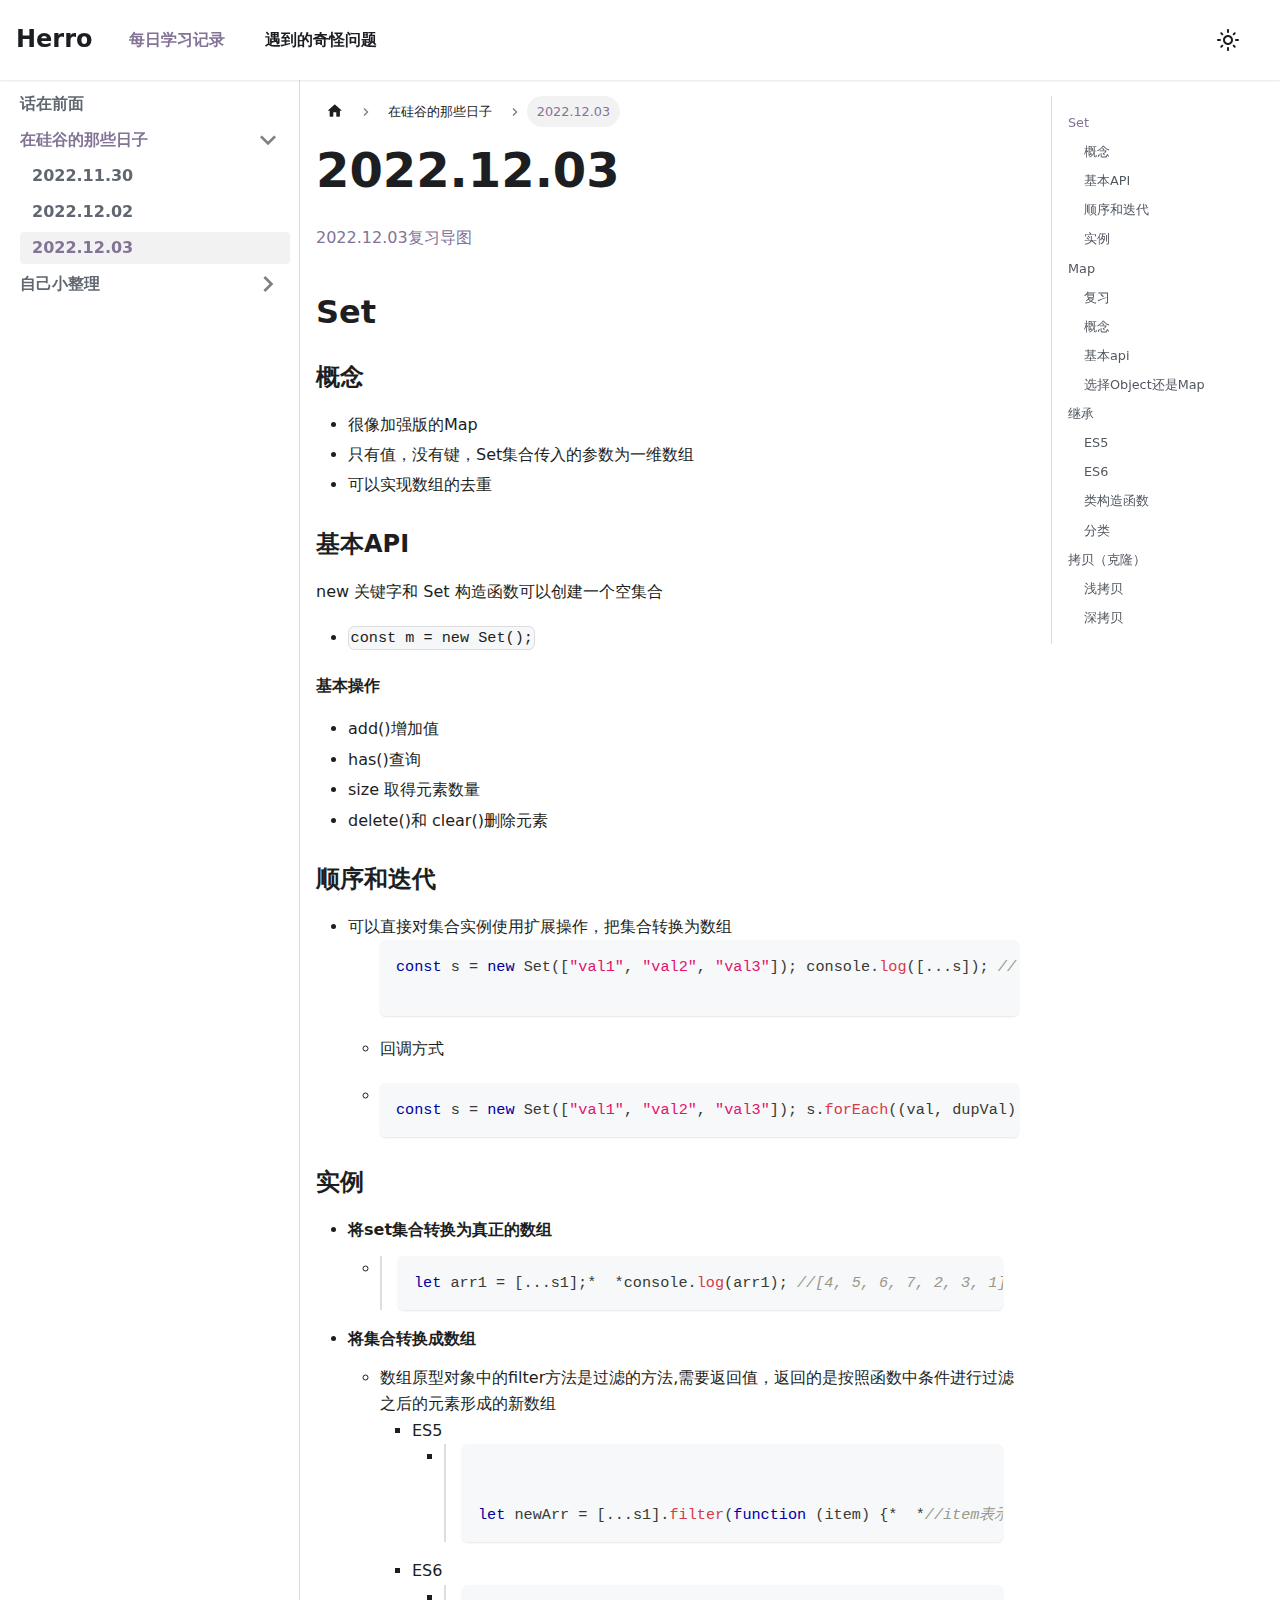
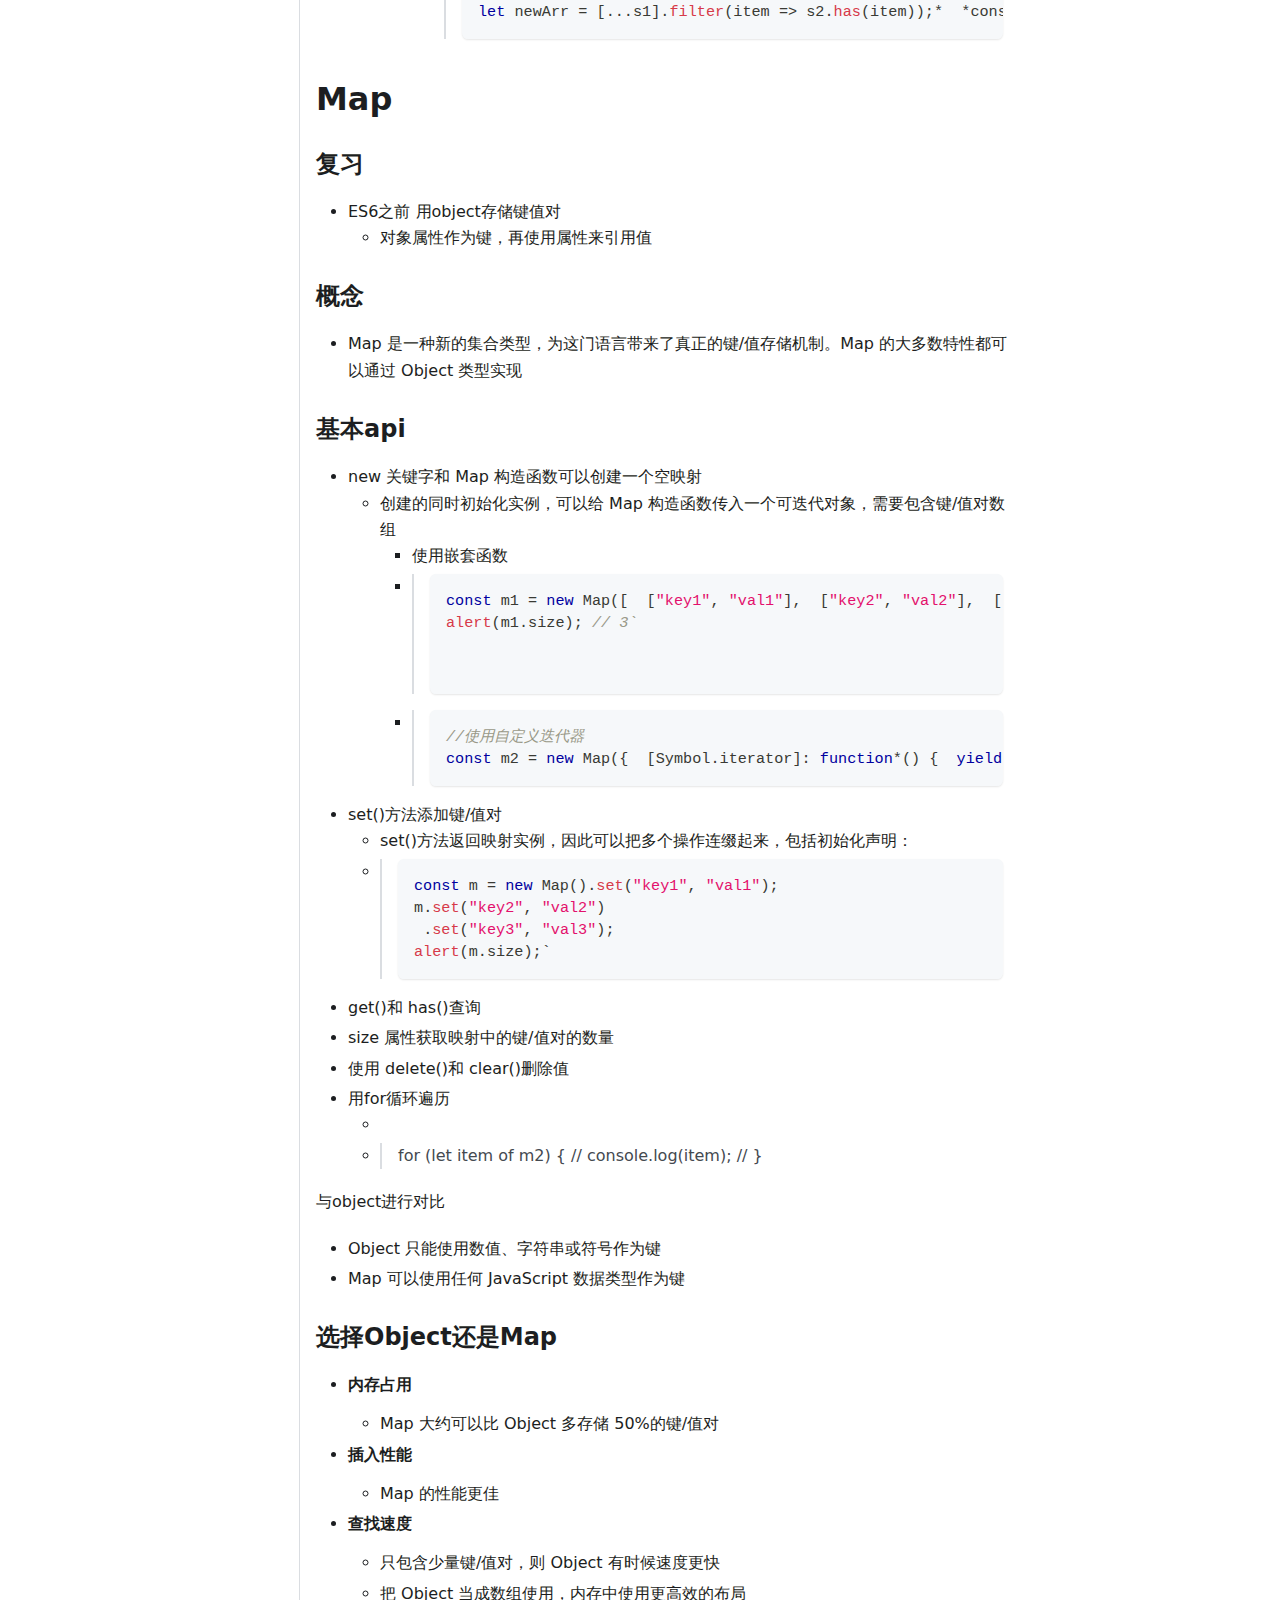
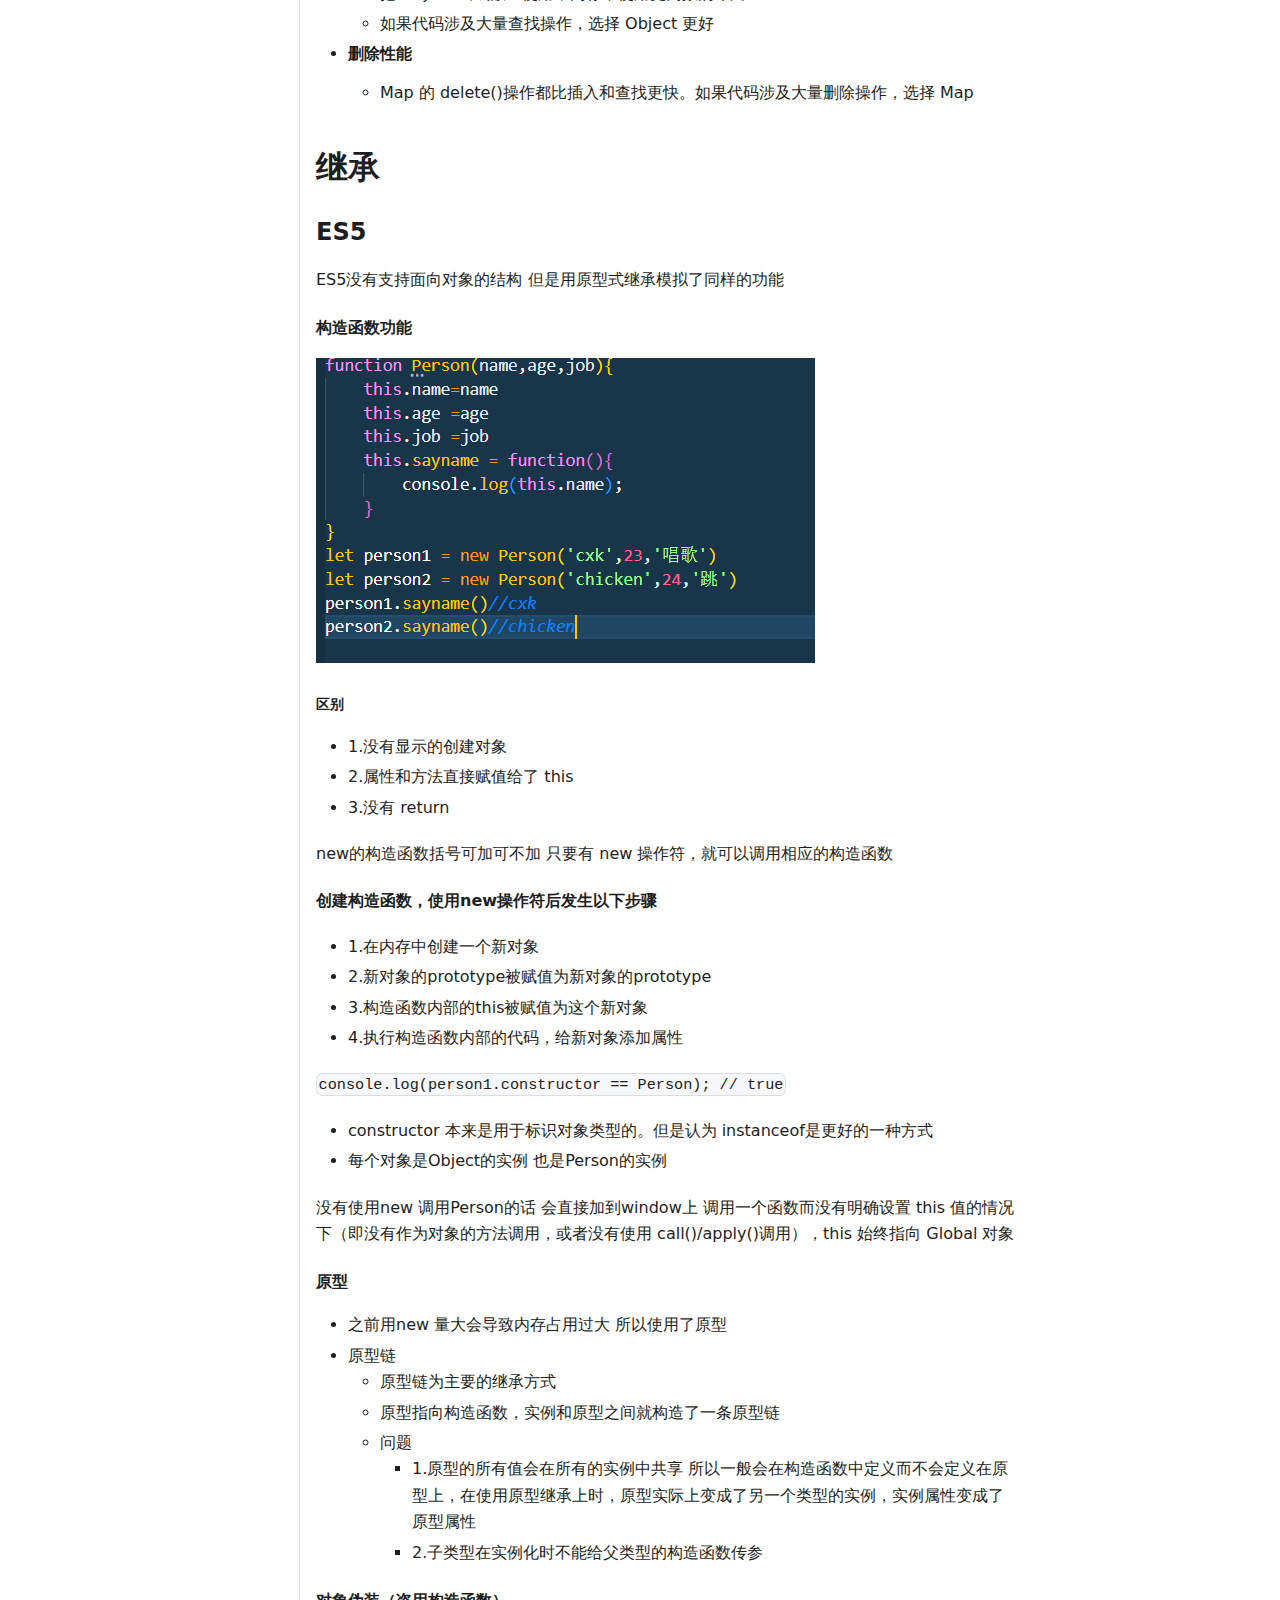
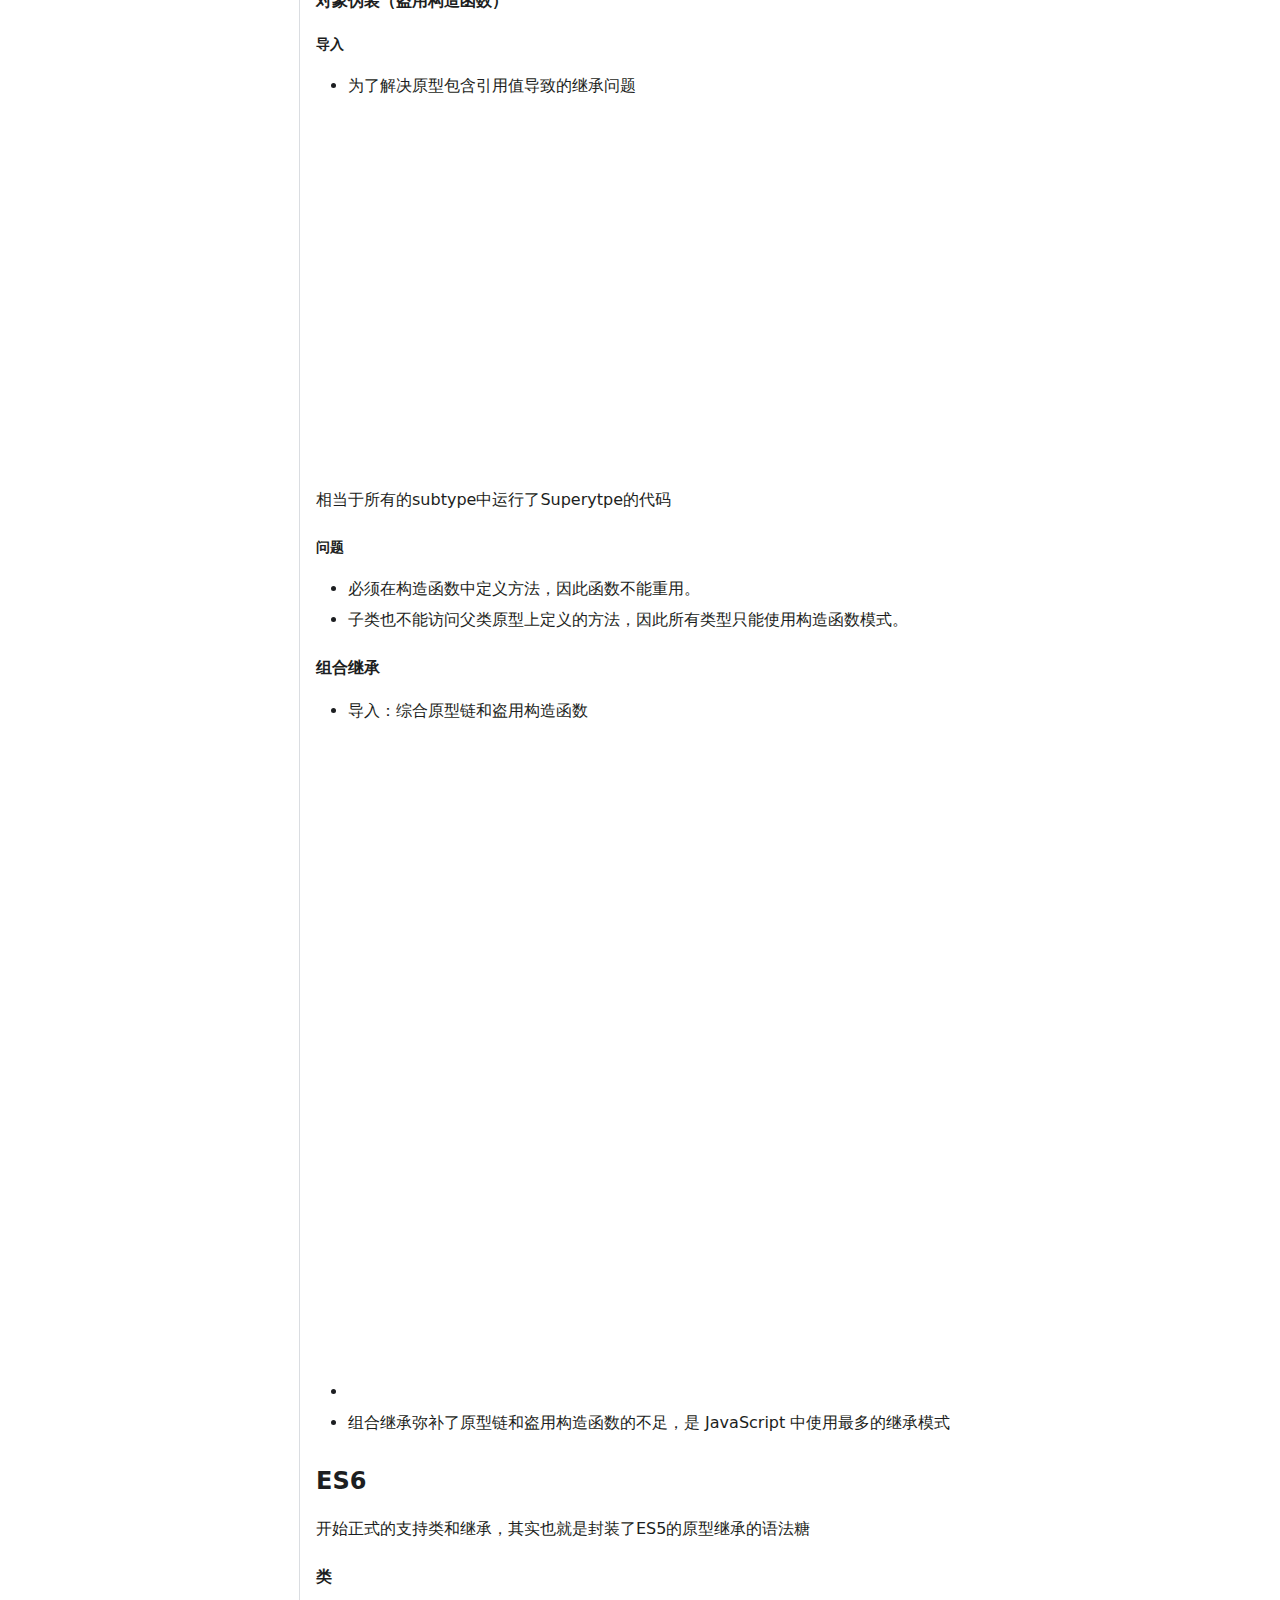
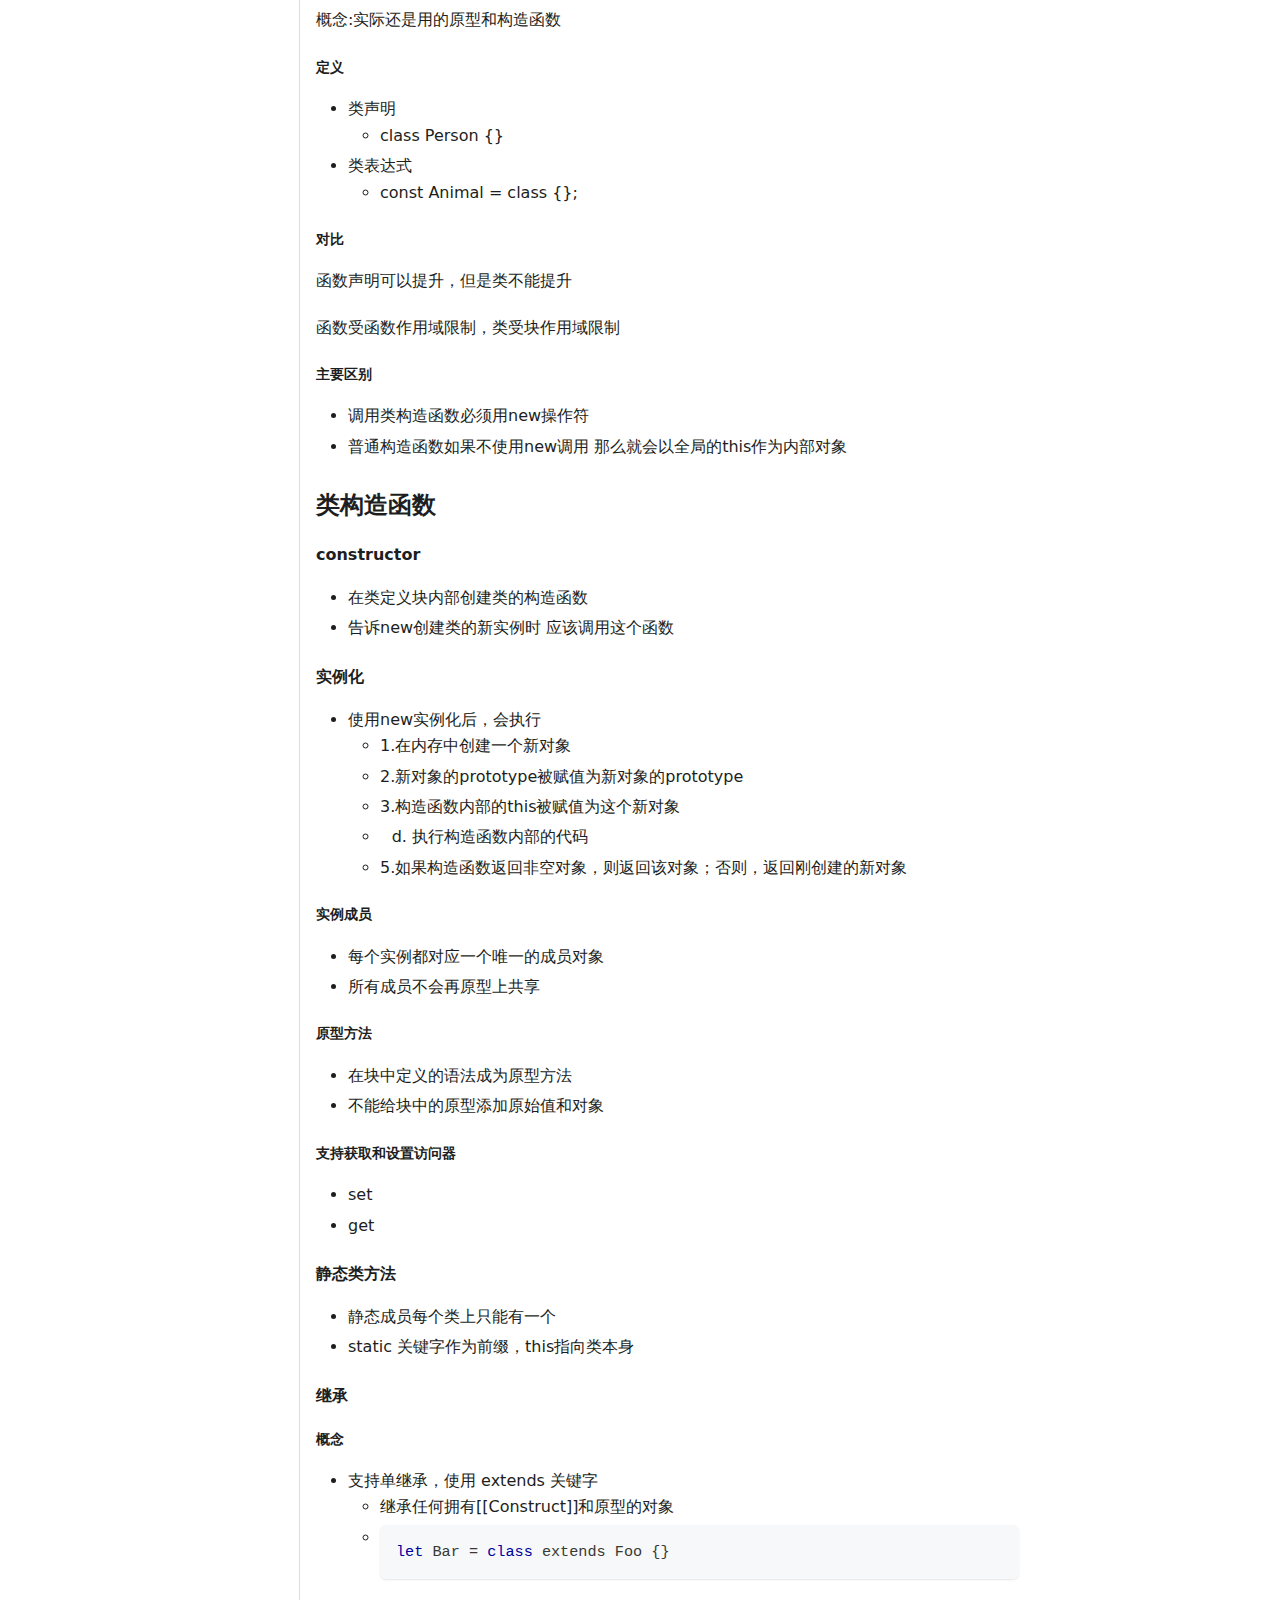
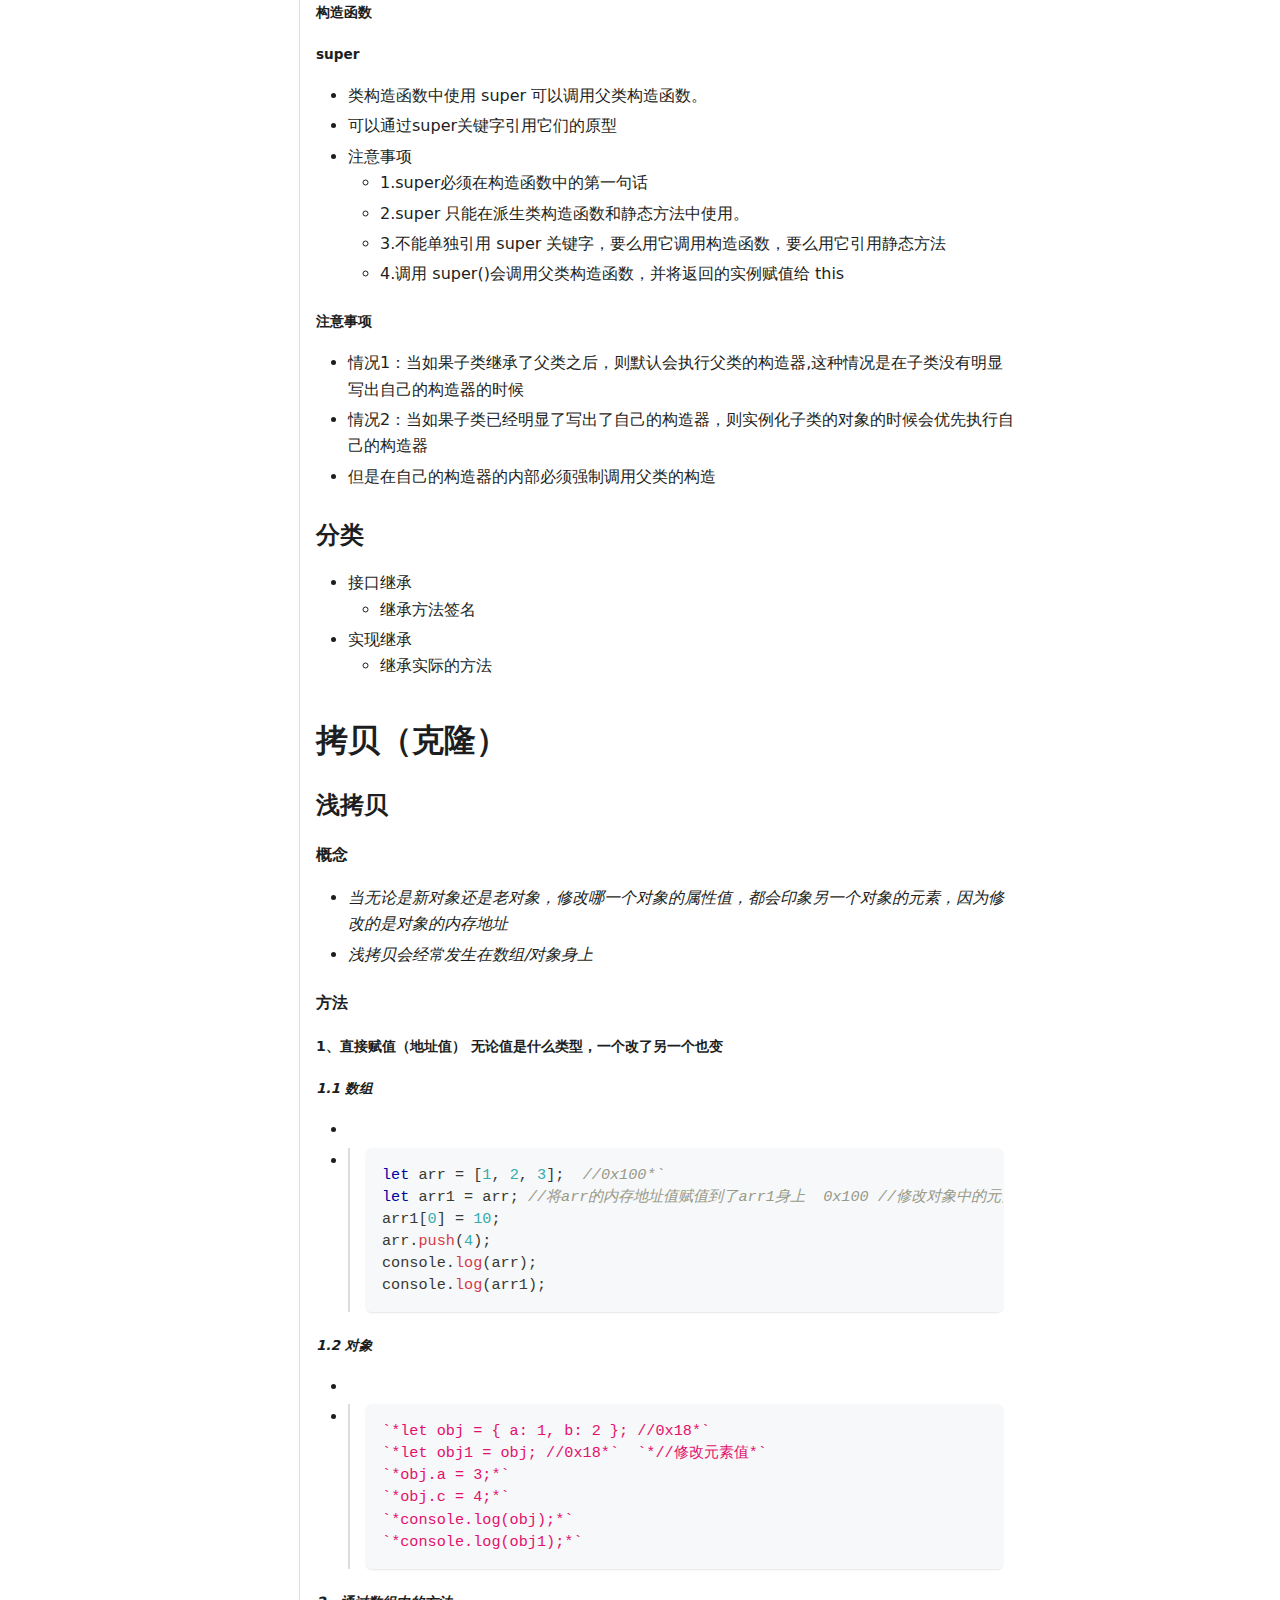
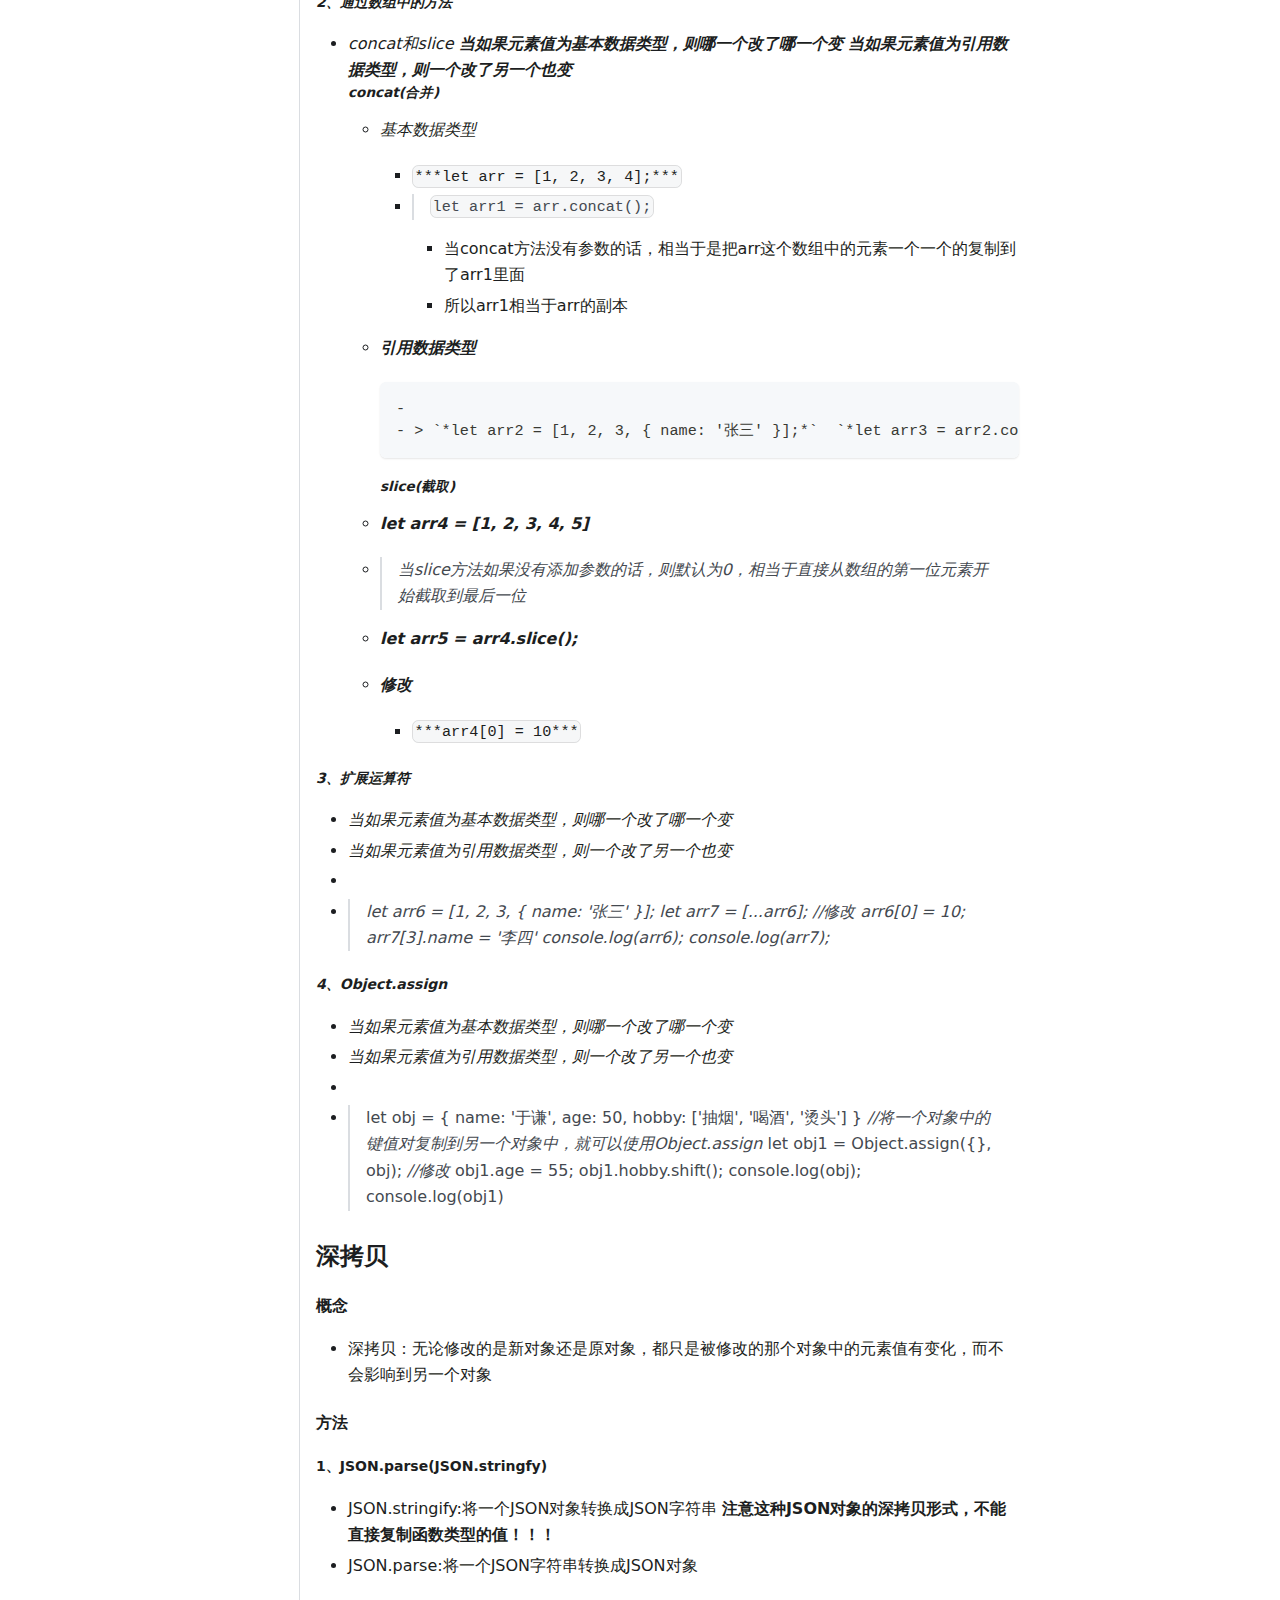
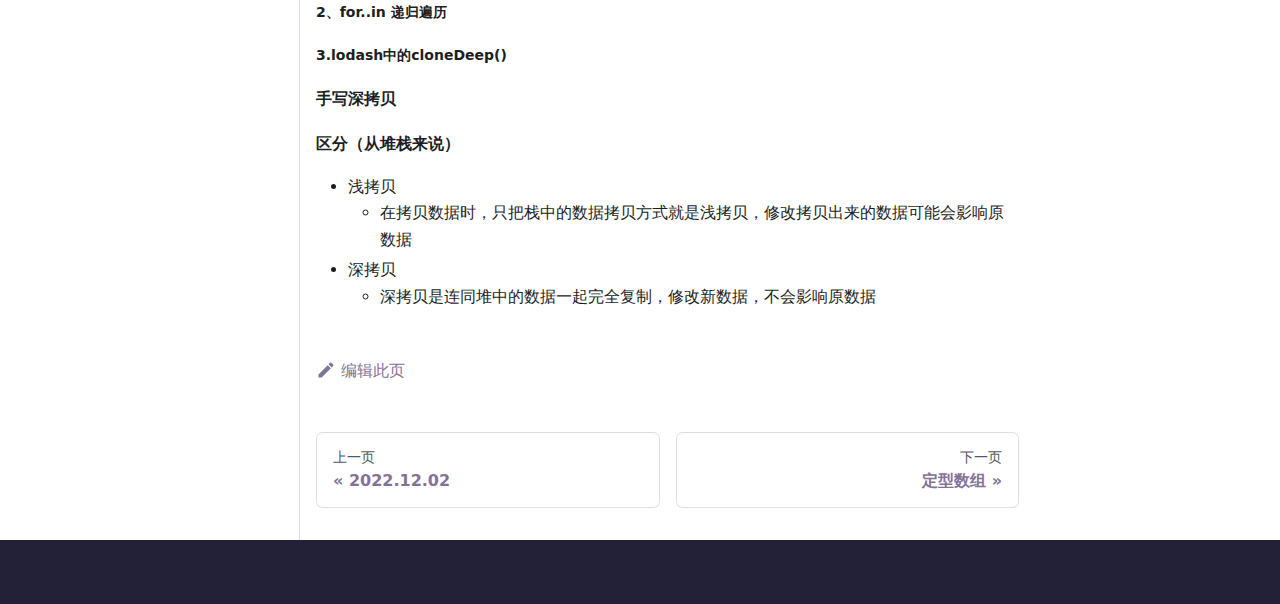
<file: docs/在硅谷的那些日子/2022.12.03/index.html>
<!doctype html>
<html lang="zh" dir="ltr" class="docs-wrapper docs-doc-page docs-version-current plugin-docs plugin-id-default docs-doc-id-在硅谷的那些日子/2022.12.03">
<head>
<meta charset="UTF-8">
<meta name="generator" content="Docusaurus v2.2.0">
<title data-rh="true">2022.12.03 |  </title><meta data-rh="true" name="viewport" content="width=device-width,initial-scale=1"><meta data-rh="true" name="twitter:card" content="summary_large_image"><meta data-rh="true" property="og:url" content="https://wangzhen0127.github.io/docs/在硅谷的那些日子/2022.12.03"><meta data-rh="true" name="docusaurus_locale" content="zh"><meta data-rh="true" name="docsearch:language" content="zh"><meta data-rh="true" name="docusaurus_version" content="current"><meta data-rh="true" name="docusaurus_tag" content="docs-default-current"><meta data-rh="true" name="docsearch:version" content="current"><meta data-rh="true" name="docsearch:docusaurus_tag" content="docs-default-current"><meta data-rh="true" property="og:title" content="2022.12.03 |  "><meta data-rh="true" name="description" content="2022.12.03复习导图"><meta data-rh="true" property="og:description" content="2022.12.03复习导图"><link data-rh="true" rel="icon" href="/img/favicon.ico"><link data-rh="true" rel="canonical" href="https://wangzhen0127.github.io/docs/在硅谷的那些日子/2022.12.03"><link data-rh="true" rel="alternate" href="https://wangzhen0127.github.io/docs/在硅谷的那些日子/2022.12.03" hreflang="zh"><link data-rh="true" rel="alternate" href="https://wangzhen0127.github.io/docs/在硅谷的那些日子/2022.12.03" hreflang="x-default"><link rel="alternate" type="application/rss+xml" href="/blog/rss.xml" title="  RSS Feed">
<link rel="alternate" type="application/atom+xml" href="/blog/atom.xml" title="  Atom Feed"><link rel="stylesheet" href="/assets/css/styles.d6b8f8d7.css">
<link rel="preload" href="/assets/js/runtime~main.7fb53a2c.js" as="script">
<link rel="preload" href="/assets/js/main.46b35fb4.js" as="script">
</head>
<body class="navigation-with-keyboard">
<script>!function(){function t(t){document.documentElement.setAttribute("data-theme",t)}var e=function(){var t=null;try{t=localStorage.getItem("theme")}catch(t){}return t}();t(null!==e?e:"light")}()</script><div id="__docusaurus">
<div role="region" aria-label="跳到主要内容"><a class="skipToContent_fXgn" href="#docusaurus_skipToContent_fallback">跳到主要内容</a></div><nav class="navbar navbar--fixed-top"><div class="navbar__inner"><div class="navbar__items"><button aria-label="Toggle navigation bar" aria-expanded="false" class="navbar__toggle clean-btn" type="button"><svg width="30" height="30" viewBox="0 0 30 30" aria-hidden="true"><path stroke="currentColor" stroke-linecap="round" stroke-miterlimit="10" stroke-width="2" d="M4 7h22M4 15h22M4 23h22"></path></svg></button><a class="navbar__brand" href="/"><b class="navbar__title text--truncate">Herro</b></a><a aria-current="page" class="navbar__item navbar__link navbar__link--active" href="/docs/intro">每日学习记录</a><a class="navbar__item navbar__link" href="/blog">遇到的奇怪问题</a></div><div class="navbar__items navbar__items--right"><div class="toggle_vylO colorModeToggle_DEke"><button class="clean-btn toggleButton_gllP toggleButtonDisabled_aARS" type="button" disabled="" title="切换浅色/暗黑模式（当前为浅色模式）" aria-label="切换浅色/暗黑模式（当前为浅色模式）" aria-live="polite"><svg viewBox="0 0 24 24" width="24" height="24" class="lightToggleIcon_pyhR"><path fill="currentColor" d="M12,9c1.65,0,3,1.35,3,3s-1.35,3-3,3s-3-1.35-3-3S10.35,9,12,9 M12,7c-2.76,0-5,2.24-5,5s2.24,5,5,5s5-2.24,5-5 S14.76,7,12,7L12,7z M2,13l2,0c0.55,0,1-0.45,1-1s-0.45-1-1-1l-2,0c-0.55,0-1,0.45-1,1S1.45,13,2,13z M20,13l2,0c0.55,0,1-0.45,1-1 s-0.45-1-1-1l-2,0c-0.55,0-1,0.45-1,1S19.45,13,20,13z M11,2v2c0,0.55,0.45,1,1,1s1-0.45,1-1V2c0-0.55-0.45-1-1-1S11,1.45,11,2z M11,20v2c0,0.55,0.45,1,1,1s1-0.45,1-1v-2c0-0.55-0.45-1-1-1C11.45,19,11,19.45,11,20z M5.99,4.58c-0.39-0.39-1.03-0.39-1.41,0 c-0.39,0.39-0.39,1.03,0,1.41l1.06,1.06c0.39,0.39,1.03,0.39,1.41,0s0.39-1.03,0-1.41L5.99,4.58z M18.36,16.95 c-0.39-0.39-1.03-0.39-1.41,0c-0.39,0.39-0.39,1.03,0,1.41l1.06,1.06c0.39,0.39,1.03,0.39,1.41,0c0.39-0.39,0.39-1.03,0-1.41 L18.36,16.95z M19.42,5.99c0.39-0.39,0.39-1.03,0-1.41c-0.39-0.39-1.03-0.39-1.41,0l-1.06,1.06c-0.39,0.39-0.39,1.03,0,1.41 s1.03,0.39,1.41,0L19.42,5.99z M7.05,18.36c0.39-0.39,0.39-1.03,0-1.41c-0.39-0.39-1.03-0.39-1.41,0l-1.06,1.06 c-0.39,0.39-0.39,1.03,0,1.41s1.03,0.39,1.41,0L7.05,18.36z"></path></svg><svg viewBox="0 0 24 24" width="24" height="24" class="darkToggleIcon_wfgR"><path fill="currentColor" d="M9.37,5.51C9.19,6.15,9.1,6.82,9.1,7.5c0,4.08,3.32,7.4,7.4,7.4c0.68,0,1.35-0.09,1.99-0.27C17.45,17.19,14.93,19,12,19 c-3.86,0-7-3.14-7-7C5,9.07,6.81,6.55,9.37,5.51z M12,3c-4.97,0-9,4.03-9,9s4.03,9,9,9s9-4.03,9-9c0-0.46-0.04-0.92-0.1-1.36 c-0.98,1.37-2.58,2.26-4.4,2.26c-2.98,0-5.4-2.42-5.4-5.4c0-1.81,0.89-3.42,2.26-4.4C12.92,3.04,12.46,3,12,3L12,3z"></path></svg></button></div><div class="searchBox_ZlJk"></div></div></div><div role="presentation" class="navbar-sidebar__backdrop"></div></nav><div id="docusaurus_skipToContent_fallback" class="main-wrapper mainWrapper_z2l0 docsWrapper_BCFX"><button aria-label="回到顶部" class="clean-btn theme-back-to-top-button backToTopButton_sjWU" type="button"></button><div class="docPage__5DB"><aside class="theme-doc-sidebar-container docSidebarContainer_b6E3"><div class="sidebar_njMd"><nav class="menu thin-scrollbar menu_SIkG"><ul class="theme-doc-sidebar-menu menu__list"><li class="theme-doc-sidebar-item-link theme-doc-sidebar-item-link-level-1 menu__list-item"><a class="menu__link" href="/docs/intro">话在前面</a></li><li class="theme-doc-sidebar-item-category theme-doc-sidebar-item-category-level-1 menu__list-item"><div class="menu__list-item-collapsible"><a class="menu__link menu__link--sublist menu__link--sublist-caret menu__link--active" aria-expanded="true" href="/docs/在硅谷的那些日子/2022.11.30">在硅谷的那些日子</a></div><ul style="display:block;overflow:visible;height:auto" class="menu__list"><li class="theme-doc-sidebar-item-link theme-doc-sidebar-item-link-level-2 menu__list-item"><a class="menu__link" tabindex="0" href="/docs/在硅谷的那些日子/2022.11.30">2022.11.30</a></li><li class="theme-doc-sidebar-item-link theme-doc-sidebar-item-link-level-2 menu__list-item"><a class="menu__link" tabindex="0" href="/docs/在硅谷的那些日子/2022.12.02">2022.12.02</a></li><li class="theme-doc-sidebar-item-link theme-doc-sidebar-item-link-level-2 menu__list-item"><a class="menu__link menu__link--active" aria-current="page" tabindex="0" href="/docs/在硅谷的那些日子/2022.12.03">2022.12.03</a></li></ul></li><li class="theme-doc-sidebar-item-category theme-doc-sidebar-item-category-level-1 menu__list-item menu__list-item--collapsed"><div class="menu__list-item-collapsible"><a class="menu__link menu__link--sublist menu__link--sublist-caret" aria-expanded="false" href="/docs/自己小整理/JS基础/定型数组">自己小整理</a></div></li></ul></nav></div></aside><main class="docMainContainer_gTbr"><div class="container padding-top--md padding-bottom--lg"><div class="row"><div class="col docItemCol_VOVn"><div class="docItemContainer_Djhp"><article><nav class="theme-doc-breadcrumbs breadcrumbsContainer_Z_bl" aria-label="页面路径"><ul class="breadcrumbs" itemscope="" itemtype="https://schema.org/BreadcrumbList"><li class="breadcrumbs__item"><a aria-label="主页面" class="breadcrumbs__link" href="/"><svg viewBox="0 0 24 24" class="breadcrumbHomeIcon_OVgt"><path d="M10 19v-5h4v5c0 .55.45 1 1 1h3c.55 0 1-.45 1-1v-7h1.7c.46 0 .68-.57.33-.87L12.67 3.6c-.38-.34-.96-.34-1.34 0l-8.36 7.53c-.34.3-.13.87.33.87H5v7c0 .55.45 1 1 1h3c.55 0 1-.45 1-1z" fill="currentColor"></path></svg></a></li><li class="breadcrumbs__item"><span class="breadcrumbs__link">在硅谷的那些日子</span><meta itemprop="position" content="1"></li><li itemscope="" itemprop="itemListElement" itemtype="https://schema.org/ListItem" class="breadcrumbs__item breadcrumbs__item--active"><span class="breadcrumbs__link" itemprop="name">2022.12.03</span><meta itemprop="position" content="2"></li></ul></nav><div class="tocCollapsible_ETCw theme-doc-toc-mobile tocMobile_ITEo"><button type="button" class="clean-btn tocCollapsibleButton_TO0P">本页总览</button></div><div class="theme-doc-markdown markdown"><header><h1>2022.12.03</h1></header><p><a target="_blank" href="/assets/files/2022.12.03-d3a8cf16a01ff3c8703dfc61dbf9a323.png">2022.12.03复习导图</a></p><h2 class="anchor anchorWithStickyNavbar_LWe7" id="set">Set<a class="hash-link" href="#set" title="标题的直接链接">​</a></h2><h3 class="anchor anchorWithStickyNavbar_LWe7" id="概念">概念<a class="hash-link" href="#概念" title="标题的直接链接">​</a></h3><ul><li>很像加强版的Map</li><li>只有值，没有键，Set集合传入的参数为一维数组</li><li>可以实现数组的去重</li></ul><h3 class="anchor anchorWithStickyNavbar_LWe7" id="基本api">基本API<a class="hash-link" href="#基本api" title="标题的直接链接">​</a></h3><p>new 关键字和 Set 构造函数可以创建一个空集合</p><ul><li><code>const m = new Set();</code></li></ul><h4 class="anchor anchorWithStickyNavbar_LWe7" id="基本操作">基本操作<a class="hash-link" href="#基本操作" title="标题的直接链接">​</a></h4><ul><li>add()增加值</li><li>has()查询</li><li>size 取得元素数量</li><li>delete()和 clear()删除元素</li></ul><h3 class="anchor anchorWithStickyNavbar_LWe7" id="顺序和迭代">顺序和迭代<a class="hash-link" href="#顺序和迭代" title="标题的直接链接">​</a></h3><ul><li>可以直接对集合实例使用扩展操作，把集合转换为数组<ul><li><div class="language-js codeBlockContainer_Ckt0 theme-code-block" style="--prism-color:#393A34;--prism-background-color:#f6f8fa"><div class="codeBlockContent_biex"><pre tabindex="0" class="prism-code language-js codeBlock_bY9V thin-scrollbar"><code class="codeBlockLines_e6Vv"><span class="token-line" style="color:#393A34"><span class="token keyword" style="color:#00009f">const</span><span class="token plain"> s </span><span class="token operator" style="color:#393A34">=</span><span class="token plain"> </span><span class="token keyword" style="color:#00009f">new</span><span class="token plain"> </span><span class="token class-name">Set</span><span class="token punctuation" style="color:#393A34">(</span><span class="token punctuation" style="color:#393A34">[</span><span class="token string" style="color:#e3116c">&quot;val1&quot;</span><span class="token punctuation" style="color:#393A34">,</span><span class="token plain"> </span><span class="token string" style="color:#e3116c">&quot;val2&quot;</span><span class="token punctuation" style="color:#393A34">,</span><span class="token plain"> </span><span class="token string" style="color:#e3116c">&quot;val3&quot;</span><span class="token punctuation" style="color:#393A34">]</span><span class="token punctuation" style="color:#393A34">)</span><span class="token punctuation" style="color:#393A34">;</span><span class="token plain"> </span><span class="token console class-name">console</span><span class="token punctuation" style="color:#393A34">.</span><span class="token method function property-access" style="color:#d73a49">log</span><span class="token punctuation" style="color:#393A34">(</span><span class="token punctuation" style="color:#393A34">[</span><span class="token spread operator" style="color:#393A34">...</span><span class="token plain">s</span><span class="token punctuation" style="color:#393A34">]</span><span class="token punctuation" style="color:#393A34">)</span><span class="token punctuation" style="color:#393A34">;</span><span class="token plain"> </span><span class="token comment" style="color:#999988;font-style:italic">// [&quot;val1&quot;, &quot;val2&quot;, &quot;val3&quot;]</span><span class="token plain"></span><br></span><span class="token-line" style="color:#393A34"><span class="token plain" style="display:inline-block"></span><br></span></code></pre><div class="buttonGroup__atx"><button type="button" aria-label="复制代码到剪贴板" title="复制" class="clean-btn"><span class="copyButtonIcons_eSgA" aria-hidden="true"><svg class="copyButtonIcon_y97N" viewBox="0 0 24 24"><path d="M19,21H8V7H19M19,5H8A2,2 0 0,0 6,7V21A2,2 0 0,0 8,23H19A2,2 0 0,0 21,21V7A2,2 0 0,0 19,5M16,1H4A2,2 0 0,0 2,3V17H4V3H16V1Z"></path></svg><svg class="copyButtonSuccessIcon_LjdS" viewBox="0 0 24 24"><path d="M21,7L9,19L3.5,13.5L4.91,12.09L9,16.17L19.59,5.59L21,7Z"></path></svg></span></button></div></div></div><p>回调方式</p></li><li><div class="language-js codeBlockContainer_Ckt0 theme-code-block" style="--prism-color:#393A34;--prism-background-color:#f6f8fa"><div class="codeBlockContent_biex"><pre tabindex="0" class="prism-code language-js codeBlock_bY9V thin-scrollbar"><code class="codeBlockLines_e6Vv"><span class="token-line" style="color:#393A34"><span class="token keyword" style="color:#00009f">const</span><span class="token plain"> s </span><span class="token operator" style="color:#393A34">=</span><span class="token plain"> </span><span class="token keyword" style="color:#00009f">new</span><span class="token plain"> </span><span class="token class-name">Set</span><span class="token punctuation" style="color:#393A34">(</span><span class="token punctuation" style="color:#393A34">[</span><span class="token string" style="color:#e3116c">&quot;val1&quot;</span><span class="token punctuation" style="color:#393A34">,</span><span class="token plain"> </span><span class="token string" style="color:#e3116c">&quot;val2&quot;</span><span class="token punctuation" style="color:#393A34">,</span><span class="token plain"> </span><span class="token string" style="color:#e3116c">&quot;val3&quot;</span><span class="token punctuation" style="color:#393A34">]</span><span class="token punctuation" style="color:#393A34">)</span><span class="token punctuation" style="color:#393A34">;</span><span class="token plain"> s</span><span class="token punctuation" style="color:#393A34">.</span><span class="token method function property-access" style="color:#d73a49">forEach</span><span class="token punctuation" style="color:#393A34">(</span><span class="token punctuation" style="color:#393A34">(</span><span class="token parameter">val</span><span class="token parameter punctuation" style="color:#393A34">,</span><span class="token parameter"> dupVal</span><span class="token punctuation" style="color:#393A34">)</span><span class="token plain"> </span><span class="token arrow operator" style="color:#393A34">=&gt;</span><span class="token plain"> </span><span class="token function" style="color:#d73a49">alert</span><span class="token punctuation" style="color:#393A34">(</span><span class="token template-string template-punctuation string" style="color:#e3116c">`</span><span class="token template-string interpolation interpolation-punctuation punctuation" style="color:#393A34">${</span><span class="token template-string interpolation">val</span><span class="token template-string interpolation interpolation-punctuation punctuation" style="color:#393A34">}</span><span class="token template-string string" style="color:#e3116c"> -&gt; </span><span class="token template-string interpolation interpolation-punctuation punctuation" style="color:#393A34">${</span><span class="token template-string interpolation">dupVal</span><span class="token template-string interpolation interpolation-punctuation punctuation" style="color:#393A34">}</span><span class="token template-string template-punctuation string" style="color:#e3116c">`</span><span class="token punctuation" style="color:#393A34">)</span><span class="token punctuation" style="color:#393A34">)</span><span class="token punctuation" style="color:#393A34">;</span><span class="token plain"> </span><span class="token comment" style="color:#999988;font-style:italic">// val1 -&gt; val1 // val2 -&gt; val2 // val3 -&gt; val3`</span><br></span></code></pre><div class="buttonGroup__atx"><button type="button" aria-label="复制代码到剪贴板" title="复制" class="clean-btn"><span class="copyButtonIcons_eSgA" aria-hidden="true"><svg class="copyButtonIcon_y97N" viewBox="0 0 24 24"><path d="M19,21H8V7H19M19,5H8A2,2 0 0,0 6,7V21A2,2 0 0,0 8,23H19A2,2 0 0,0 21,21V7A2,2 0 0,0 19,5M16,1H4A2,2 0 0,0 2,3V17H4V3H16V1Z"></path></svg><svg class="copyButtonSuccessIcon_LjdS" viewBox="0 0 24 24"><path d="M21,7L9,19L3.5,13.5L4.91,12.09L9,16.17L19.59,5.59L21,7Z"></path></svg></span></button></div></div></div></li></ul></li></ul><h3 class="anchor anchorWithStickyNavbar_LWe7" id="实例">实例<a class="hash-link" href="#实例" title="标题的直接链接">​</a></h3><ul><li><h4 class="anchor anchorWithStickyNavbar_LWe7" id="将set集合转换为真正的数组">将set集合转换为真正的数组<a class="hash-link" href="#将set集合转换为真正的数组" title="标题的直接链接">​</a></h4><ul><li><blockquote><div class="language-js codeBlockContainer_Ckt0 theme-code-block" style="--prism-color:#393A34;--prism-background-color:#f6f8fa"><div class="codeBlockContent_biex"><pre tabindex="0" class="prism-code language-js codeBlock_bY9V thin-scrollbar"><code class="codeBlockLines_e6Vv"><span class="token-line" style="color:#393A34"><span class="token keyword" style="color:#00009f">let</span><span class="token plain"> arr1 </span><span class="token operator" style="color:#393A34">=</span><span class="token plain"> </span><span class="token punctuation" style="color:#393A34">[</span><span class="token spread operator" style="color:#393A34">...</span><span class="token plain">s1</span><span class="token punctuation" style="color:#393A34">]</span><span class="token punctuation" style="color:#393A34">;</span><span class="token operator" style="color:#393A34">*</span><span class="token plain">  </span><span class="token operator" style="color:#393A34">*</span><span class="token console class-name">console</span><span class="token punctuation" style="color:#393A34">.</span><span class="token method function property-access" style="color:#d73a49">log</span><span class="token punctuation" style="color:#393A34">(</span><span class="token plain">arr1</span><span class="token punctuation" style="color:#393A34">)</span><span class="token punctuation" style="color:#393A34">;</span><span class="token plain"> </span><span class="token comment" style="color:#999988;font-style:italic">//[4, 5, 6, 7, 2, 3, 1]*  *console.log(arr1.sort()); //[1, 2, 3, 4, 5, 6, 7]</span><br></span></code></pre><div class="buttonGroup__atx"><button type="button" aria-label="复制代码到剪贴板" title="复制" class="clean-btn"><span class="copyButtonIcons_eSgA" aria-hidden="true"><svg class="copyButtonIcon_y97N" viewBox="0 0 24 24"><path d="M19,21H8V7H19M19,5H8A2,2 0 0,0 6,7V21A2,2 0 0,0 8,23H19A2,2 0 0,0 21,21V7A2,2 0 0,0 19,5M16,1H4A2,2 0 0,0 2,3V17H4V3H16V1Z"></path></svg><svg class="copyButtonSuccessIcon_LjdS" viewBox="0 0 24 24"><path d="M21,7L9,19L3.5,13.5L4.91,12.09L9,16.17L19.59,5.59L21,7Z"></path></svg></span></button></div></div></div></blockquote></li></ul></li><li><h4 class="anchor anchorWithStickyNavbar_LWe7" id="将集合转换成数组">将集合转换成数组<a class="hash-link" href="#将集合转换成数组" title="标题的直接链接">​</a></h4><ul><li>数组原型对象中的filter方法是过滤的方法,需要返回值，返回的是按照函数中条件进行过滤之后的元素形成的新数组<ul><li>ES5<ul><li><blockquote><div class="language-js codeBlockContainer_Ckt0 theme-code-block" style="--prism-color:#393A34;--prism-background-color:#f6f8fa"><div class="codeBlockContent_biex"><pre tabindex="0" class="prism-code language-js codeBlock_bY9V thin-scrollbar"><code class="codeBlockLines_e6Vv"><span class="token-line" style="color:#393A34"><span class="token plain" style="display:inline-block"></span><br></span><span class="token-line" style="color:#393A34"><span class="token plain" style="display:inline-block"></span><br></span><span class="token-line" style="color:#393A34"><span class="token plain"></span><span class="token keyword" style="color:#00009f">let</span><span class="token plain"> newArr </span><span class="token operator" style="color:#393A34">=</span><span class="token plain"> </span><span class="token punctuation" style="color:#393A34">[</span><span class="token spread operator" style="color:#393A34">...</span><span class="token plain">s1</span><span class="token punctuation" style="color:#393A34">]</span><span class="token punctuation" style="color:#393A34">.</span><span class="token method function property-access" style="color:#d73a49">filter</span><span class="token punctuation" style="color:#393A34">(</span><span class="token keyword" style="color:#00009f">function</span><span class="token plain"> </span><span class="token punctuation" style="color:#393A34">(</span><span class="token parameter">item</span><span class="token punctuation" style="color:#393A34">)</span><span class="token plain"> </span><span class="token punctuation" style="color:#393A34">{</span><span class="token operator" style="color:#393A34">*</span><span class="token plain">  </span><span class="token operator" style="color:#393A34">*</span><span class="token comment" style="color:#999988;font-style:italic">//item表示数组中的每一项*  *// console.log(item);*  *//在s2这个集合中查找与每一个item项中相同的部分(has)*  *if (s2.has(item)) {*  *return true;*  *}* </span><br></span></code></pre><div class="buttonGroup__atx"><button type="button" aria-label="复制代码到剪贴板" title="复制" class="clean-btn"><span class="copyButtonIcons_eSgA" aria-hidden="true"><svg class="copyButtonIcon_y97N" viewBox="0 0 24 24"><path d="M19,21H8V7H19M19,5H8A2,2 0 0,0 6,7V21A2,2 0 0,0 8,23H19A2,2 0 0,0 21,21V7A2,2 0 0,0 19,5M16,1H4A2,2 0 0,0 2,3V17H4V3H16V1Z"></path></svg><svg class="copyButtonSuccessIcon_LjdS" viewBox="0 0 24 24"><path d="M21,7L9,19L3.5,13.5L4.91,12.09L9,16.17L19.59,5.59L21,7Z"></path></svg></span></button></div></div></div></blockquote></li></ul></li><li>ES6<ul><li><blockquote><div class="language-js codeBlockContainer_Ckt0 theme-code-block" style="--prism-color:#393A34;--prism-background-color:#f6f8fa"><div class="codeBlockContent_biex"><pre tabindex="0" class="prism-code language-js codeBlock_bY9V thin-scrollbar"><code class="codeBlockLines_e6Vv"><span class="token-line" style="color:#393A34"><span class="token keyword" style="color:#00009f">let</span><span class="token plain"> newArr </span><span class="token operator" style="color:#393A34">=</span><span class="token plain"> </span><span class="token punctuation" style="color:#393A34">[</span><span class="token spread operator" style="color:#393A34">...</span><span class="token plain">s1</span><span class="token punctuation" style="color:#393A34">]</span><span class="token punctuation" style="color:#393A34">.</span><span class="token method function property-access" style="color:#d73a49">filter</span><span class="token punctuation" style="color:#393A34">(</span><span class="token parameter">item</span><span class="token plain"> </span><span class="token arrow operator" style="color:#393A34">=&gt;</span><span class="token plain"> s2</span><span class="token punctuation" style="color:#393A34">.</span><span class="token method function property-access" style="color:#d73a49">has</span><span class="token punctuation" style="color:#393A34">(</span><span class="token plain">item</span><span class="token punctuation" style="color:#393A34">)</span><span class="token punctuation" style="color:#393A34">)</span><span class="token punctuation" style="color:#393A34">;</span><span class="token operator" style="color:#393A34">*</span><span class="token plain">  </span><span class="token operator" style="color:#393A34">*</span><span class="token console class-name">console</span><span class="token punctuation" style="color:#393A34">.</span><span class="token method function property-access" style="color:#d73a49">log</span><span class="token punctuation" style="color:#393A34">(</span><span class="token plain">newArr</span><span class="token punctuation" style="color:#393A34">)</span><span class="token punctuation" style="color:#393A34">;</span><br></span></code></pre><div class="buttonGroup__atx"><button type="button" aria-label="复制代码到剪贴板" title="复制" class="clean-btn"><span class="copyButtonIcons_eSgA" aria-hidden="true"><svg class="copyButtonIcon_y97N" viewBox="0 0 24 24"><path d="M19,21H8V7H19M19,5H8A2,2 0 0,0 6,7V21A2,2 0 0,0 8,23H19A2,2 0 0,0 21,21V7A2,2 0 0,0 19,5M16,1H4A2,2 0 0,0 2,3V17H4V3H16V1Z"></path></svg><svg class="copyButtonSuccessIcon_LjdS" viewBox="0 0 24 24"><path d="M21,7L9,19L3.5,13.5L4.91,12.09L9,16.17L19.59,5.59L21,7Z"></path></svg></span></button></div></div></div></blockquote></li></ul></li></ul></li></ul></li></ul><h2 class="anchor anchorWithStickyNavbar_LWe7" id="map">Map<a class="hash-link" href="#map" title="标题的直接链接">​</a></h2><h3 class="anchor anchorWithStickyNavbar_LWe7" id="复习">复习<a class="hash-link" href="#复习" title="标题的直接链接">​</a></h3><ul><li>ES6之前 用object存储键值对<ul><li>对象属性作为键，再使用属性来引用值</li></ul></li></ul><h3 class="anchor anchorWithStickyNavbar_LWe7" id="概念-1">概念<a class="hash-link" href="#概念-1" title="标题的直接链接">​</a></h3><ul><li>Map 是一种新的集合类型，为这门语言带来了真正的键/值存储机制。Map 的大多数特性都可以通过 Object 类型实现</li></ul><h3 class="anchor anchorWithStickyNavbar_LWe7" id="基本api-1">基本api<a class="hash-link" href="#基本api-1" title="标题的直接链接">​</a></h3><ul><li>new 关键字和 Map 构造函数可以创建一个空映射<ul><li>创建的同时初始化实例，可以给 Map 构造函数传入一个可迭代对象，需要包含键/值对数组<ul><li>使用嵌套函数</li><li><blockquote><div class="language-js codeBlockContainer_Ckt0 theme-code-block" style="--prism-color:#393A34;--prism-background-color:#f6f8fa"><div class="codeBlockContent_biex"><pre tabindex="0" class="prism-code language-js codeBlock_bY9V thin-scrollbar"><code class="codeBlockLines_e6Vv"><span class="token-line" style="color:#393A34"><span class="token keyword" style="color:#00009f">const</span><span class="token plain"> m1 </span><span class="token operator" style="color:#393A34">=</span><span class="token plain"> </span><span class="token keyword" style="color:#00009f">new</span><span class="token plain"> </span><span class="token class-name">Map</span><span class="token punctuation" style="color:#393A34">(</span><span class="token punctuation" style="color:#393A34">[</span><span class="token plain">  </span><span class="token punctuation" style="color:#393A34">[</span><span class="token string" style="color:#e3116c">&quot;key1&quot;</span><span class="token punctuation" style="color:#393A34">,</span><span class="token plain"> </span><span class="token string" style="color:#e3116c">&quot;val1&quot;</span><span class="token punctuation" style="color:#393A34">]</span><span class="token punctuation" style="color:#393A34">,</span><span class="token plain">  </span><span class="token punctuation" style="color:#393A34">[</span><span class="token string" style="color:#e3116c">&quot;key2&quot;</span><span class="token punctuation" style="color:#393A34">,</span><span class="token plain"> </span><span class="token string" style="color:#e3116c">&quot;val2&quot;</span><span class="token punctuation" style="color:#393A34">]</span><span class="token punctuation" style="color:#393A34">,</span><span class="token plain">  </span><span class="token punctuation" style="color:#393A34">[</span><span class="token string" style="color:#e3116c">&quot;key3&quot;</span><span class="token punctuation" style="color:#393A34">,</span><span class="token plain"> </span><span class="token string" style="color:#e3116c">&quot;val3&quot;</span><span class="token punctuation" style="color:#393A34">]</span><span class="token plain"></span><br></span><span class="token-line" style="color:#393A34"><span class="token plain"></span><span class="token function" style="color:#d73a49">alert</span><span class="token punctuation" style="color:#393A34">(</span><span class="token plain">m1</span><span class="token punctuation" style="color:#393A34">.</span><span class="token property-access">size</span><span class="token punctuation" style="color:#393A34">)</span><span class="token punctuation" style="color:#393A34">;</span><span class="token plain"> </span><span class="token comment" style="color:#999988;font-style:italic">// 3`</span><span class="token plain"></span><br></span><span class="token-line" style="color:#393A34"><span class="token plain" style="display:inline-block"></span><br></span><span class="token-line" style="color:#393A34"><span class="token plain" style="display:inline-block"></span><br></span></code></pre><div class="buttonGroup__atx"><button type="button" aria-label="复制代码到剪贴板" title="复制" class="clean-btn"><span class="copyButtonIcons_eSgA" aria-hidden="true"><svg class="copyButtonIcon_y97N" viewBox="0 0 24 24"><path d="M19,21H8V7H19M19,5H8A2,2 0 0,0 6,7V21A2,2 0 0,0 8,23H19A2,2 0 0,0 21,21V7A2,2 0 0,0 19,5M16,1H4A2,2 0 0,0 2,3V17H4V3H16V1Z"></path></svg><svg class="copyButtonSuccessIcon_LjdS" viewBox="0 0 24 24"><path d="M21,7L9,19L3.5,13.5L4.91,12.09L9,16.17L19.59,5.59L21,7Z"></path></svg></span></button></div></div></div></blockquote></li><li><blockquote><div class="language-js codeBlockContainer_Ckt0 theme-code-block" style="--prism-color:#393A34;--prism-background-color:#f6f8fa"><div class="codeBlockContent_biex"><pre tabindex="0" class="prism-code language-js codeBlock_bY9V thin-scrollbar"><code class="codeBlockLines_e6Vv"><span class="token-line" style="color:#393A34"><span class="token comment" style="color:#999988;font-style:italic">//使用自定义迭代器</span><span class="token plain"></span><br></span><span class="token-line" style="color:#393A34"><span class="token plain"></span><span class="token keyword" style="color:#00009f">const</span><span class="token plain"> m2 </span><span class="token operator" style="color:#393A34">=</span><span class="token plain"> </span><span class="token keyword" style="color:#00009f">new</span><span class="token plain"> </span><span class="token class-name">Map</span><span class="token punctuation" style="color:#393A34">(</span><span class="token punctuation" style="color:#393A34">{</span><span class="token plain">  </span><span class="token punctuation" style="color:#393A34">[</span><span class="token known-class-name class-name">Symbol</span><span class="token punctuation" style="color:#393A34">.</span><span class="token property-access">iterator</span><span class="token punctuation" style="color:#393A34">]</span><span class="token operator" style="color:#393A34">:</span><span class="token plain"> </span><span class="token keyword" style="color:#00009f">function</span><span class="token operator" style="color:#393A34">*</span><span class="token punctuation" style="color:#393A34">(</span><span class="token punctuation" style="color:#393A34">)</span><span class="token plain"> </span><span class="token punctuation" style="color:#393A34">{</span><span class="token plain">  </span><span class="token keyword control-flow" style="color:#00009f">yield</span><span class="token plain"> </span><span class="token punctuation" style="color:#393A34">[</span><span class="token string" style="color:#e3116c">&quot;key1&quot;</span><span class="token punctuation" style="color:#393A34">,</span><span class="token plain"> </span><span class="token string" style="color:#e3116c">&quot;val1&quot;</span><span class="token punctuation" style="color:#393A34">]</span><span class="token punctuation" style="color:#393A34">;</span><span class="token plain">  </span><span class="token keyword control-flow" style="color:#00009f">yield</span><span class="token plain"> </span><span class="token punctuation" style="color:#393A34">[</span><span class="token string" style="color:#e3116c">&quot;key2&quot;</span><span class="token punctuation" style="color:#393A34">,</span><span class="token plain"> </span><span class="token string" style="color:#e3116c">&quot;val2&quot;</span><span class="token punctuation" style="color:#393A34">]</span><span class="token punctuation" style="color:#393A34">;</span><span class="token plain">  </span><span class="token keyword control-flow" style="color:#00009f">yield</span><span class="token plain"> </span><span class="token punctuation" style="color:#393A34">[</span><span class="token string" style="color:#e3116c">&quot;key3&quot;</span><span class="token punctuation" style="color:#393A34">,</span><span class="token plain"> </span><span class="token string" style="color:#e3116c">&quot;val3&quot;</span><span class="token punctuation" style="color:#393A34">]</span><span class="token punctuation" style="color:#393A34">;</span><span class="token plain">  </span><span class="token punctuation" style="color:#393A34">}</span><span class="token plain"> </span><span class="token punctuation" style="color:#393A34">}</span><span class="token punctuation" style="color:#393A34">)</span><span class="token punctuation" style="color:#393A34">;</span><span class="token plain"> </span><span class="token function" style="color:#d73a49">alert</span><span class="token punctuation" style="color:#393A34">(</span><span class="token plain">m2</span><span class="token punctuation" style="color:#393A34">.</span><span class="token property-access">size</span><span class="token punctuation" style="color:#393A34">)</span><span class="token punctuation" style="color:#393A34">;</span><br></span></code></pre><div class="buttonGroup__atx"><button type="button" aria-label="复制代码到剪贴板" title="复制" class="clean-btn"><span class="copyButtonIcons_eSgA" aria-hidden="true"><svg class="copyButtonIcon_y97N" viewBox="0 0 24 24"><path d="M19,21H8V7H19M19,5H8A2,2 0 0,0 6,7V21A2,2 0 0,0 8,23H19A2,2 0 0,0 21,21V7A2,2 0 0,0 19,5M16,1H4A2,2 0 0,0 2,3V17H4V3H16V1Z"></path></svg><svg class="copyButtonSuccessIcon_LjdS" viewBox="0 0 24 24"><path d="M21,7L9,19L3.5,13.5L4.91,12.09L9,16.17L19.59,5.59L21,7Z"></path></svg></span></button></div></div></div></blockquote></li></ul></li></ul></li><li>set()方法添加键/值对<ul><li>set()方法返回映射实例，因此可以把多个操作连缀起来，包括初始化声明：</li><li><blockquote><div class="language-js codeBlockContainer_Ckt0 theme-code-block" style="--prism-color:#393A34;--prism-background-color:#f6f8fa"><div class="codeBlockContent_biex"><pre tabindex="0" class="prism-code language-js codeBlock_bY9V thin-scrollbar"><code class="codeBlockLines_e6Vv"><span class="token-line" style="color:#393A34"><span class="token keyword" style="color:#00009f">const</span><span class="token plain"> m </span><span class="token operator" style="color:#393A34">=</span><span class="token plain"> </span><span class="token keyword" style="color:#00009f">new</span><span class="token plain"> </span><span class="token class-name">Map</span><span class="token punctuation" style="color:#393A34">(</span><span class="token punctuation" style="color:#393A34">)</span><span class="token punctuation" style="color:#393A34">.</span><span class="token method function property-access" style="color:#d73a49">set</span><span class="token punctuation" style="color:#393A34">(</span><span class="token string" style="color:#e3116c">&quot;key1&quot;</span><span class="token punctuation" style="color:#393A34">,</span><span class="token plain"> </span><span class="token string" style="color:#e3116c">&quot;val1&quot;</span><span class="token punctuation" style="color:#393A34">)</span><span class="token punctuation" style="color:#393A34">;</span><span class="token plain"> </span><br></span><span class="token-line" style="color:#393A34"><span class="token plain">m</span><span class="token punctuation" style="color:#393A34">.</span><span class="token method function property-access" style="color:#d73a49">set</span><span class="token punctuation" style="color:#393A34">(</span><span class="token string" style="color:#e3116c">&quot;key2&quot;</span><span class="token punctuation" style="color:#393A34">,</span><span class="token plain"> </span><span class="token string" style="color:#e3116c">&quot;val2&quot;</span><span class="token punctuation" style="color:#393A34">)</span><span class="token plain">  </span><br></span><span class="token-line" style="color:#393A34"><span class="token plain"> </span><span class="token punctuation" style="color:#393A34">.</span><span class="token method function property-access" style="color:#d73a49">set</span><span class="token punctuation" style="color:#393A34">(</span><span class="token string" style="color:#e3116c">&quot;key3&quot;</span><span class="token punctuation" style="color:#393A34">,</span><span class="token plain"> </span><span class="token string" style="color:#e3116c">&quot;val3&quot;</span><span class="token punctuation" style="color:#393A34">)</span><span class="token punctuation" style="color:#393A34">;</span><span class="token plain"></span><br></span><span class="token-line" style="color:#393A34"><span class="token plain"></span><span class="token function" style="color:#d73a49">alert</span><span class="token punctuation" style="color:#393A34">(</span><span class="token plain">m</span><span class="token punctuation" style="color:#393A34">.</span><span class="token property-access">size</span><span class="token punctuation" style="color:#393A34">)</span><span class="token punctuation" style="color:#393A34">;</span><span class="token plain">`</span><br></span></code></pre><div class="buttonGroup__atx"><button type="button" aria-label="复制代码到剪贴板" title="复制" class="clean-btn"><span class="copyButtonIcons_eSgA" aria-hidden="true"><svg class="copyButtonIcon_y97N" viewBox="0 0 24 24"><path d="M19,21H8V7H19M19,5H8A2,2 0 0,0 6,7V21A2,2 0 0,0 8,23H19A2,2 0 0,0 21,21V7A2,2 0 0,0 19,5M16,1H4A2,2 0 0,0 2,3V17H4V3H16V1Z"></path></svg><svg class="copyButtonSuccessIcon_LjdS" viewBox="0 0 24 24"><path d="M21,7L9,19L3.5,13.5L4.91,12.09L9,16.17L19.59,5.59L21,7Z"></path></svg></span></button></div></div></div></blockquote></li></ul></li><li>get()和 has()查询</li><li>size 属性获取映射中的键/值对的数量</li><li>使用 delete()和 clear()删除值</li><li>用for循环遍历<ul><li></li><li><blockquote><p>for (let item of m2) { //     console.log(item); // }</p></blockquote></li></ul></li></ul><p>与object进行对比</p><ul><li>Object 只能使用数值、字符串或符号作为键</li><li>Map 可以使用任何 JavaScript 数据类型作为键</li></ul><h3 class="anchor anchorWithStickyNavbar_LWe7" id="选择object还是map">选择Object还是Map<a class="hash-link" href="#选择object还是map" title="标题的直接链接">​</a></h3><ul><li><h4 class="anchor anchorWithStickyNavbar_LWe7" id="内存占用">内存占用<a class="hash-link" href="#内存占用" title="标题的直接链接">​</a></h4><ul><li>Map 大约可以比 Object 多存储 50%的键/值对</li></ul></li><li><h4 class="anchor anchorWithStickyNavbar_LWe7" id="插入性能">插入性能<a class="hash-link" href="#插入性能" title="标题的直接链接">​</a></h4><ul><li>Map 的性能更佳</li></ul></li><li><h4 class="anchor anchorWithStickyNavbar_LWe7" id="查找速度">查找速度<a class="hash-link" href="#查找速度" title="标题的直接链接">​</a></h4><ul><li>只包含少量键/值对，则 Object 有时候速度更快</li><li>把 Object 当成数组使用，内存中使用更高效的布局</li><li>如果代码涉及大量查找操作，选择 Object 更好</li></ul></li><li><h4 class="anchor anchorWithStickyNavbar_LWe7" id="删除性能">删除性能<a class="hash-link" href="#删除性能" title="标题的直接链接">​</a></h4><ul><li>Map 的 delete()操作都比插入和查找更快。如果代码涉及大量删除操作，选择 Map</li></ul></li></ul><h2 class="anchor anchorWithStickyNavbar_LWe7" id="继承">继承<a class="hash-link" href="#继承" title="标题的直接链接">​</a></h2><h3 class="anchor anchorWithStickyNavbar_LWe7" id="es5">ES5<a class="hash-link" href="#es5" title="标题的直接链接">​</a></h3><p>ES5没有支持面向对象的结构 但是用原型式继承模拟了同样的功能</p><h4 class="anchor anchorWithStickyNavbar_LWe7" id="构造函数功能">构造函数功能<a class="hash-link" href="#构造函数功能" title="标题的直接链接">​</a></h4><p><img loading="lazy" alt="图片" src="/assets/images/2022.12.03-幕布图片-284179-267217-9df07359c516dd6f0b0edcdb71e7db01.jpg" width="499" height="305" class="img_ev3q"></p><h5 class="anchor anchorWithStickyNavbar_LWe7" id="区别">区别<a class="hash-link" href="#区别" title="标题的直接链接">​</a></h5><ul><li>1.没有显示的创建对象</li><li>2.属性和方法直接赋值给了 this</li><li>3.没有 return</li></ul><p>new的构造函数括号可加可不加 只要有 new 操作符，就可以调用相应的构造函数</p><p><strong>创建构造函数，使用new操作符后发生以下步骤</strong></p><ul><li>1.在内存中创建一个新对象</li><li>2.新对象的prototype被赋值为新对象的prototype</li><li>3.构造函数内部的this被赋值为这个新对象</li><li>4.执行构造函数内部的代码，给新对象添加属性</li></ul><p><code>console.log(person1.constructor == Person); // true</code></p><ul><li>constructor 本来是用于标识对象类型的。但是认为 instanceof是更好的一种方式</li><li>每个对象是Object的实例 也是Person的实例</li></ul><p>没有使用new 调用Person的话 会直接加到window上 调用一个函数而没有明确设置 this 值的情况下（即没有作为对象的方法调用，或者没有使用 call()/apply()调用），this 始终指向 Global 对象</p><h4 class="anchor anchorWithStickyNavbar_LWe7" id="原型">原型<a class="hash-link" href="#原型" title="标题的直接链接">​</a></h4><ul><li>之前用new 量大会导致内存占用过大 所以使用了原型</li><li>原型链<ul><li>原型链为主要的继承方式</li><li>原型指向构造函数，实例和原型之间就构造了一条原型链</li><li>问题<ul><li>1.原型的所有值会在所有的实例中共享 所以一般会在构造函数中定义而不会定义在原型上，在使用原型继承上时，原型实际上变成了另一个类型的实例，实例属性变成了原型属性</li><li>2.子类型在实例化时不能给父类型的构造函数传参</li></ul></li></ul></li></ul><h4 class="anchor anchorWithStickyNavbar_LWe7" id="对象伪装盗用构造函数">对象伪装（盗用构造函数）<a class="hash-link" href="#对象伪装盗用构造函数" title="标题的直接链接">​</a></h4><h5 class="anchor anchorWithStickyNavbar_LWe7" id="导入">导入<a class="hash-link" href="#导入" title="标题的直接链接">​</a></h5><ul><li>为了解决原型包含引用值导致的继承问题</li></ul><p><img loading="lazy" alt="图片" src="/assets/images/2022.12.03-幕布图片-727765-70634-18fcfa263c786e5f93319b4ddcbf70fa.jpg" width="630" height="339" class="img_ev3q"></p><p>相当于所有的subtype中运行了Superytpe的代码</p><h5 class="anchor anchorWithStickyNavbar_LWe7" id="问题">问题<a class="hash-link" href="#问题" title="标题的直接链接">​</a></h5><ul><li>必须在构造函数中定义方法，因此函数不能重用。</li><li>子类也不能访问父类原型上定义的方法，因此所有类型只能使用构造函数模式。</li></ul><h4 class="anchor anchorWithStickyNavbar_LWe7" id="组合继承">组合继承<a class="hash-link" href="#组合继承" title="标题的直接链接">​</a></h4><ul><li>导入：综合原型链和盗用构造函数</li><li><img loading="lazy" alt="图片" src="/assets/images/2022.12.03-幕布图片-898907-70044-938e54abc7000b5ee589800476288a87.jpg" width="615" height="669" class="img_ev3q"></li><li>组合继承弥补了原型链和盗用构造函数的不足，是 JavaScript 中使用最多的继承模式</li></ul><h3 class="anchor anchorWithStickyNavbar_LWe7" id="es6">ES6<a class="hash-link" href="#es6" title="标题的直接链接">​</a></h3><p>开始正式的支持类和继承，其实也就是封装了ES5的原型继承的语法糖</p><h4 class="anchor anchorWithStickyNavbar_LWe7" id="类">类<a class="hash-link" href="#类" title="标题的直接链接">​</a></h4><p>概念:实际还是用的原型和构造函数</p><h5 class="anchor anchorWithStickyNavbar_LWe7" id="定义">定义<a class="hash-link" href="#定义" title="标题的直接链接">​</a></h5><ul><li>类声明<ul><li>class Person {}</li></ul></li><li>类表达式<ul><li>const Animal = class {};</li></ul></li></ul><h5 class="anchor anchorWithStickyNavbar_LWe7" id="对比">对比<a class="hash-link" href="#对比" title="标题的直接链接">​</a></h5><p>函数声明可以提升，但是类不能提升</p><p>函数受函数作用域限制，类受块作用域限制</p><h6 class="anchor anchorWithStickyNavbar_LWe7" id="主要区别">主要区别<a class="hash-link" href="#主要区别" title="标题的直接链接">​</a></h6><ul><li>调用类构造函数必须用new操作符</li><li>普通构造函数如果不使用new调用 那么就会以全局的this作为内部对象</li></ul><h3 class="anchor anchorWithStickyNavbar_LWe7" id="类构造函数">类构造函数<a class="hash-link" href="#类构造函数" title="标题的直接链接">​</a></h3><h4 class="anchor anchorWithStickyNavbar_LWe7" id="constructor">constructor<a class="hash-link" href="#constructor" title="标题的直接链接">​</a></h4><ul><li>在类定义块内部创建类的构造函数</li><li>告诉new创建类的新实例时 应该调用这个函数</li></ul><h4 class="anchor anchorWithStickyNavbar_LWe7" id="实例化">实例化<a class="hash-link" href="#实例化" title="标题的直接链接">​</a></h4><ul><li>使用new实例化后，会执行<ul><li>1.在内存中创建一个新对象</li><li>2.新对象的prototype被赋值为新对象的prototype</li><li>3.构造函数内部的this被赋值为这个新对象</li><li><ol start="4"><li>执行构造函数内部的代码</li></ol></li><li>5.如果构造函数返回非空对象，则返回该对象；否则，返回刚创建的新对象</li></ul></li></ul><h5 class="anchor anchorWithStickyNavbar_LWe7" id="实例成员">实例成员<a class="hash-link" href="#实例成员" title="标题的直接链接">​</a></h5><ul><li>每个实例都对应一个唯一的成员对象</li><li>所有成员不会再原型上共享</li></ul><h5 class="anchor anchorWithStickyNavbar_LWe7" id="原型方法">原型方法<a class="hash-link" href="#原型方法" title="标题的直接链接">​</a></h5><ul><li>在块中定义的语法成为原型方法</li><li>不能给块中的原型添加原始值和对象</li></ul><h5 class="anchor anchorWithStickyNavbar_LWe7" id="支持获取和设置访问器">支持获取和设置访问器<a class="hash-link" href="#支持获取和设置访问器" title="标题的直接链接">​</a></h5><ul><li>set</li><li>get</li></ul><h4 class="anchor anchorWithStickyNavbar_LWe7" id="静态类方法">静态类方法<a class="hash-link" href="#静态类方法" title="标题的直接链接">​</a></h4><ul><li>静态成员每个类上只能有一个</li><li>static 关键字作为前缀，this指向类本身</li></ul><h4 class="anchor anchorWithStickyNavbar_LWe7" id="继承-1">继承<a class="hash-link" href="#继承-1" title="标题的直接链接">​</a></h4><h6 class="anchor anchorWithStickyNavbar_LWe7" id="概念-2">概念<a class="hash-link" href="#概念-2" title="标题的直接链接">​</a></h6><ul><li>支持单继承，使用 extends 关键字<ul><li>继承任何拥有[<!-- -->[Construct]<!-- -->]和原型的对象</li><li><div class="language-js codeBlockContainer_Ckt0 theme-code-block" style="--prism-color:#393A34;--prism-background-color:#f6f8fa"><div class="codeBlockContent_biex"><pre tabindex="0" class="prism-code language-js codeBlock_bY9V thin-scrollbar"><code class="codeBlockLines_e6Vv"><span class="token-line" style="color:#393A34"><span class="token keyword" style="color:#00009f">let</span><span class="token plain"> </span><span class="token maybe-class-name">Bar</span><span class="token plain"> </span><span class="token operator" style="color:#393A34">=</span><span class="token plain"> </span><span class="token keyword" style="color:#00009f">class</span><span class="token plain"> </span><span class="token class-name">extends</span><span class="token plain"> </span><span class="token maybe-class-name">Foo</span><span class="token plain"> </span><span class="token punctuation" style="color:#393A34">{</span><span class="token punctuation" style="color:#393A34">}</span><br></span></code></pre><div class="buttonGroup__atx"><button type="button" aria-label="复制代码到剪贴板" title="复制" class="clean-btn"><span class="copyButtonIcons_eSgA" aria-hidden="true"><svg class="copyButtonIcon_y97N" viewBox="0 0 24 24"><path d="M19,21H8V7H19M19,5H8A2,2 0 0,0 6,7V21A2,2 0 0,0 8,23H19A2,2 0 0,0 21,21V7A2,2 0 0,0 19,5M16,1H4A2,2 0 0,0 2,3V17H4V3H16V1Z"></path></svg><svg class="copyButtonSuccessIcon_LjdS" viewBox="0 0 24 24"><path d="M21,7L9,19L3.5,13.5L4.91,12.09L9,16.17L19.59,5.59L21,7Z"></path></svg></span></button></div></div></div></li></ul></li></ul><h5 class="anchor anchorWithStickyNavbar_LWe7" id="构造函数">构造函数<a class="hash-link" href="#构造函数" title="标题的直接链接">​</a></h5><h6 class="anchor anchorWithStickyNavbar_LWe7" id="super">super<a class="hash-link" href="#super" title="标题的直接链接">​</a></h6><ul><li>类构造函数中使用 super 可以调用父类构造函数。</li><li>可以通过super关键字引用它们的原型</li><li>注意事项<ul><li>1.super必须在构造函数中的第一句话</li><li>2.super 只能在派生类构造函数和静态方法中使用。</li><li>3.不能单独引用 super 关键字，要么用它调用构造函数，要么用它引用静态方法</li><li>4.调用 super()会调用父类构造函数，并将返回的实例赋值给 this</li></ul></li></ul><h5 class="anchor anchorWithStickyNavbar_LWe7" id="注意事项">注意事项<a class="hash-link" href="#注意事项" title="标题的直接链接">​</a></h5><ul><li>情况1：当如果子类继承了父类之后，则默认会执行父类的构造器,这种情况是在子类没有明显写出自己的构造器的时候</li><li>情况2：当如果子类已经明显了写出了自己的构造器，则实例化子类的对象的时候会优先执行自己的构造器</li><li>但是在自己的构造器的内部必须强制调用父类的构造</li></ul><h3 class="anchor anchorWithStickyNavbar_LWe7" id="分类">分类<a class="hash-link" href="#分类" title="标题的直接链接">​</a></h3><ul><li>接口继承<ul><li>继承方法签名</li></ul></li><li>实现继承<ul><li>继承实际的方法</li></ul></li></ul><h2 class="anchor anchorWithStickyNavbar_LWe7" id="拷贝克隆">拷贝（克隆）<a class="hash-link" href="#拷贝克隆" title="标题的直接链接">​</a></h2><h3 class="anchor anchorWithStickyNavbar_LWe7" id="浅拷贝">浅拷贝<a class="hash-link" href="#浅拷贝" title="标题的直接链接">​</a></h3><h4 class="anchor anchorWithStickyNavbar_LWe7" id="概念-3">概念<a class="hash-link" href="#概念-3" title="标题的直接链接">​</a></h4><ul><li><em>当无论是新对象还是老对象，修改哪一个对象的属性值，都会印象另一个对象的元素，因为修改的是对象的内存地址</em></li><li><em>浅拷贝会经常发生在数组/对象身上</em></li></ul><h4 class="anchor anchorWithStickyNavbar_LWe7" id="方法">方法<a class="hash-link" href="#方法" title="标题的直接链接">​</a></h4><h5 class="anchor anchorWithStickyNavbar_LWe7" id="1直接赋值地址值-无论值是什么类型一个改了另一个也变">1、直接赋值（地址值） 无论值是什么类型，一个改了另一个也变<a class="hash-link" href="#1直接赋值地址值-无论值是什么类型一个改了另一个也变" title="标题的直接链接">​</a></h5><h6 class="anchor anchorWithStickyNavbar_LWe7" id="11-数组"><em>1.1 数组</em><a class="hash-link" href="#11-数组" title="标题的直接链接">​</a></h6><ul><li></li><li><blockquote><div class="language-js codeBlockContainer_Ckt0 theme-code-block" style="--prism-color:#393A34;--prism-background-color:#f6f8fa"><div class="codeBlockContent_biex"><pre tabindex="0" class="prism-code language-js codeBlock_bY9V thin-scrollbar"><code class="codeBlockLines_e6Vv"><span class="token-line" style="color:#393A34"><span class="token keyword" style="color:#00009f">let</span><span class="token plain"> arr </span><span class="token operator" style="color:#393A34">=</span><span class="token plain"> </span><span class="token punctuation" style="color:#393A34">[</span><span class="token number" style="color:#36acaa">1</span><span class="token punctuation" style="color:#393A34">,</span><span class="token plain"> </span><span class="token number" style="color:#36acaa">2</span><span class="token punctuation" style="color:#393A34">,</span><span class="token plain"> </span><span class="token number" style="color:#36acaa">3</span><span class="token punctuation" style="color:#393A34">]</span><span class="token punctuation" style="color:#393A34">;</span><span class="token plain">  </span><span class="token comment" style="color:#999988;font-style:italic">//0x100*` </span><span class="token plain"></span><br></span><span class="token-line" style="color:#393A34"><span class="token plain"></span><span class="token keyword" style="color:#00009f">let</span><span class="token plain"> arr1 </span><span class="token operator" style="color:#393A34">=</span><span class="token plain"> arr</span><span class="token punctuation" style="color:#393A34">;</span><span class="token plain"> </span><span class="token comment" style="color:#999988;font-style:italic">//将arr的内存地址值赋值到了arr1身上  0x100 //修改对象中的元素值         </span><span class="token plain"></span><br></span><span class="token-line" style="color:#393A34"><span class="token plain">arr1</span><span class="token punctuation" style="color:#393A34">[</span><span class="token number" style="color:#36acaa">0</span><span class="token punctuation" style="color:#393A34">]</span><span class="token plain"> </span><span class="token operator" style="color:#393A34">=</span><span class="token plain"> </span><span class="token number" style="color:#36acaa">10</span><span class="token punctuation" style="color:#393A34">;</span><span class="token plain">         </span><br></span><span class="token-line" style="color:#393A34"><span class="token plain">arr</span><span class="token punctuation" style="color:#393A34">.</span><span class="token method function property-access" style="color:#d73a49">push</span><span class="token punctuation" style="color:#393A34">(</span><span class="token number" style="color:#36acaa">4</span><span class="token punctuation" style="color:#393A34">)</span><span class="token punctuation" style="color:#393A34">;</span><span class="token plain">         </span><br></span><span class="token-line" style="color:#393A34"><span class="token plain"></span><span class="token console class-name">console</span><span class="token punctuation" style="color:#393A34">.</span><span class="token method function property-access" style="color:#d73a49">log</span><span class="token punctuation" style="color:#393A34">(</span><span class="token plain">arr</span><span class="token punctuation" style="color:#393A34">)</span><span class="token punctuation" style="color:#393A34">;</span><span class="token plain">        </span><br></span><span class="token-line" style="color:#393A34"><span class="token plain"></span><span class="token console class-name">console</span><span class="token punctuation" style="color:#393A34">.</span><span class="token method function property-access" style="color:#d73a49">log</span><span class="token punctuation" style="color:#393A34">(</span><span class="token plain">arr1</span><span class="token punctuation" style="color:#393A34">)</span><span class="token punctuation" style="color:#393A34">;</span><span class="token plain">  </span><br></span></code></pre><div class="buttonGroup__atx"><button type="button" aria-label="复制代码到剪贴板" title="复制" class="clean-btn"><span class="copyButtonIcons_eSgA" aria-hidden="true"><svg class="copyButtonIcon_y97N" viewBox="0 0 24 24"><path d="M19,21H8V7H19M19,5H8A2,2 0 0,0 6,7V21A2,2 0 0,0 8,23H19A2,2 0 0,0 21,21V7A2,2 0 0,0 19,5M16,1H4A2,2 0 0,0 2,3V17H4V3H16V1Z"></path></svg><svg class="copyButtonSuccessIcon_LjdS" viewBox="0 0 24 24"><path d="M21,7L9,19L3.5,13.5L4.91,12.09L9,16.17L19.59,5.59L21,7Z"></path></svg></span></button></div></div></div></blockquote></li></ul><h6 class="anchor anchorWithStickyNavbar_LWe7" id="12-对象"><strong><em>1.2 对象</em></strong><a class="hash-link" href="#12-对象" title="标题的直接链接">​</a></h6><ul><li></li><li><blockquote><div class="language-js codeBlockContainer_Ckt0 theme-code-block" style="--prism-color:#393A34;--prism-background-color:#f6f8fa"><div class="codeBlockContent_biex"><pre tabindex="0" class="prism-code language-js codeBlock_bY9V thin-scrollbar"><code class="codeBlockLines_e6Vv"><span class="token-line" style="color:#393A34"><span class="token template-string template-punctuation string" style="color:#e3116c">`</span><span class="token template-string string" style="color:#e3116c">*let obj = { a: 1, b: 2 }; //0x18*</span><span class="token template-string template-punctuation string" style="color:#e3116c">`</span><span class="token plain"> </span><br></span><span class="token-line" style="color:#393A34"><span class="token plain"></span><span class="token template-string template-punctuation string" style="color:#e3116c">`</span><span class="token template-string string" style="color:#e3116c">*let obj1 = obj; //0x18*</span><span class="token template-string template-punctuation string" style="color:#e3116c">`</span><span class="token plain">  </span><span class="token template-string template-punctuation string" style="color:#e3116c">`</span><span class="token template-string string" style="color:#e3116c">*//修改元素值*</span><span class="token template-string template-punctuation string" style="color:#e3116c">`</span><span class="token plain"> </span><br></span><span class="token-line" style="color:#393A34"><span class="token plain"></span><span class="token template-string template-punctuation string" style="color:#e3116c">`</span><span class="token template-string string" style="color:#e3116c">*obj.a = 3;*</span><span class="token template-string template-punctuation string" style="color:#e3116c">`</span><span class="token plain">  </span><br></span><span class="token-line" style="color:#393A34"><span class="token plain"></span><span class="token template-string template-punctuation string" style="color:#e3116c">`</span><span class="token template-string string" style="color:#e3116c">*obj.c = 4;*</span><span class="token template-string template-punctuation string" style="color:#e3116c">`</span><span class="token plain">  </span><br></span><span class="token-line" style="color:#393A34"><span class="token plain"></span><span class="token template-string template-punctuation string" style="color:#e3116c">`</span><span class="token template-string string" style="color:#e3116c">*console.log(obj);*</span><span class="token template-string template-punctuation string" style="color:#e3116c">`</span><span class="token plain">  </span><br></span><span class="token-line" style="color:#393A34"><span class="token plain"></span><span class="token template-string template-punctuation string" style="color:#e3116c">`</span><span class="token template-string string" style="color:#e3116c">*console.log(obj1);*</span><span class="token template-string template-punctuation string" style="color:#e3116c">`</span><br></span></code></pre><div class="buttonGroup__atx"><button type="button" aria-label="复制代码到剪贴板" title="复制" class="clean-btn"><span class="copyButtonIcons_eSgA" aria-hidden="true"><svg class="copyButtonIcon_y97N" viewBox="0 0 24 24"><path d="M19,21H8V7H19M19,5H8A2,2 0 0,0 6,7V21A2,2 0 0,0 8,23H19A2,2 0 0,0 21,21V7A2,2 0 0,0 19,5M16,1H4A2,2 0 0,0 2,3V17H4V3H16V1Z"></path></svg><svg class="copyButtonSuccessIcon_LjdS" viewBox="0 0 24 24"><path d="M21,7L9,19L3.5,13.5L4.91,12.09L9,16.17L19.59,5.59L21,7Z"></path></svg></span></button></div></div></div></blockquote></li></ul><h5 class="anchor anchorWithStickyNavbar_LWe7" id="2通过数组中的方法"><em>2、通过数组中的方法</em><a class="hash-link" href="#2通过数组中的方法" title="标题的直接链接">​</a></h5><ul><li><em>concat和slice</em> <strong><em>当如果元素值为基本数据类型，则哪一个改了哪一个变</em></strong> <strong><em>当如果元素值为引用数据类型，则一个改了另一个也变</em></strong><h6 class="anchor anchorWithStickyNavbar_LWe7" id="concat合并"><strong><em>concat(合并)</em></strong><a class="hash-link" href="#concat合并" title="标题的直接链接">​</a></h6><ul><li><p><em>基本数据类型</em></p><ul><li><code>***let arr = [1, 2, 3, 4];***</code></li><li><blockquote><p><code>let arr1 = arr.concat();</code></p></blockquote><ul><li>当concat方法没有参数的话，相当于是把arr这个数组中的元素一个一个的复制到了arr1里面</li><li>所以arr1相当于arr的副本</li></ul></li></ul></li><li><p><strong><em>引用数据类型</em></strong></p><div class="codeBlockContainer_Ckt0 theme-code-block" style="--prism-color:#393A34;--prism-background-color:#f6f8fa"><div class="codeBlockContent_biex"><pre tabindex="0" class="prism-code language-text codeBlock_bY9V thin-scrollbar"><code class="codeBlockLines_e6Vv"><span class="token-line" style="color:#393A34"><span class="token plain">- </span><br></span><span class="token-line" style="color:#393A34"><span class="token plain">- &gt; `*let arr2 = [1, 2, 3, { name: &#x27;张三&#x27; }];*`  `*let arr3 = arr2.concat();*`  `*//修改*`  `*arr2[3].name = &#x27;李四&#x27;*`  `*console.log(arr2);*`  `*console.log(arr3);*`</span><br></span></code></pre><div class="buttonGroup__atx"><button type="button" aria-label="复制代码到剪贴板" title="复制" class="clean-btn"><span class="copyButtonIcons_eSgA" aria-hidden="true"><svg class="copyButtonIcon_y97N" viewBox="0 0 24 24"><path d="M19,21H8V7H19M19,5H8A2,2 0 0,0 6,7V21A2,2 0 0,0 8,23H19A2,2 0 0,0 21,21V7A2,2 0 0,0 19,5M16,1H4A2,2 0 0,0 2,3V17H4V3H16V1Z"></path></svg><svg class="copyButtonSuccessIcon_LjdS" viewBox="0 0 24 24"><path d="M21,7L9,19L3.5,13.5L4.91,12.09L9,16.17L19.59,5.59L21,7Z"></path></svg></span></button></div></div></div><h6 class="anchor anchorWithStickyNavbar_LWe7" id="slice截取"><strong><em>slice(截取)</em></strong><a class="hash-link" href="#slice截取" title="标题的直接链接">​</a></h6></li><li><p><strong><em>let arr4 = <!-- -->[1, 2, 3, 4, 5]</em></strong></p></li><li><blockquote><p><em>当slice方法如果没有添加参数的话，则默认为0，相当于直接从数组的第一位元素开始截取到最后一位</em></p></blockquote></li><li><p><strong><em>let arr5 = arr4.slice();</em></strong></p></li><li><p><strong><em>修改</em></strong></p><ul><li><code>***arr4[0] = 10***</code></li></ul></li></ul></li></ul><h5 class="anchor anchorWithStickyNavbar_LWe7" id="3扩展运算符"><em>3、扩展运算符</em><a class="hash-link" href="#3扩展运算符" title="标题的直接链接">​</a></h5><ul><li><em>当如果元素值为基本数据类型，则哪一个改了哪一个变</em></li><li><em>当如果元素值为引用数据类型，则一个改了另一个也变</em></li><li></li><li><blockquote><p><em>let arr6 = <!-- -->[1, 2, 3, { name: &#x27;张三&#x27; }]<!-- -->;</em>  <em>let arr7 = <!-- -->[...arr6]<!-- -->;</em>  <em>//修改</em>  <em>arr6<!-- -->[0]<!-- --> = 10;</em>  <em>arr7<!-- -->[3]<!-- -->.name = &#x27;李四&#x27;</em>  <em>console.log(arr6);</em>  <em>console.log(arr7);</em> </p></blockquote></li></ul><h5 class="anchor anchorWithStickyNavbar_LWe7" id="4objectassign"><em>4、Object.assign</em><a class="hash-link" href="#4objectassign" title="标题的直接链接">​</a></h5><ul><li><em>当如果元素值为基本数据类型，则哪一个改了哪一个变</em></li><li><em>当如果元素值为引用数据类型，则一个改了另一个也变</em></li><li></li><li><blockquote><p>let obj = { name: &#x27;于谦&#x27;, age: 50, hobby: <!-- -->[&#x27;抽烟&#x27;, &#x27;喝酒&#x27;, &#x27;烫头&#x27;]<!-- --> } <em>//将一个对象中的键值对复制到另一个对象中，就可以使用Object.assign</em> let obj1 = Object.assign({}, obj); <em>//修改</em> obj1.age = 55; obj1.hobby.shift(); console.log(obj); console.log(obj1)</p></blockquote></li></ul><h3 class="anchor anchorWithStickyNavbar_LWe7" id="深拷贝">深拷贝<a class="hash-link" href="#深拷贝" title="标题的直接链接">​</a></h3><h4 class="anchor anchorWithStickyNavbar_LWe7" id="概念-4">概念<a class="hash-link" href="#概念-4" title="标题的直接链接">​</a></h4><ul><li>深拷贝：无论修改的是新对象还是原对象，都只是被修改的那个对象中的元素值有变化，而不会影响到另一个对象</li></ul><h4 class="anchor anchorWithStickyNavbar_LWe7" id="方法-1">方法<a class="hash-link" href="#方法-1" title="标题的直接链接">​</a></h4><h5 class="anchor anchorWithStickyNavbar_LWe7" id="1jsonparsejsonstringfy">1、JSON.parse(JSON.stringfy)<a class="hash-link" href="#1jsonparsejsonstringfy" title="标题的直接链接">​</a></h5><ul><li>JSON.stringify:将一个JSON对象转换成JSON字符串  <strong>注意这种JSON对象的深拷贝形式，不能直接复制函数类型的值！！！</strong></li><li>JSON.parse:将一个JSON字符串转换成JSON对象</li></ul><h5 class="anchor anchorWithStickyNavbar_LWe7" id="2forin-递归遍历">2、for..in 递归遍历<a class="hash-link" href="#2forin-递归遍历" title="标题的直接链接">​</a></h5><h5 class="anchor anchorWithStickyNavbar_LWe7" id="3lodash中的clonedeep">3.lodash中的cloneDeep()<a class="hash-link" href="#3lodash中的clonedeep" title="标题的直接链接">​</a></h5><h4 class="anchor anchorWithStickyNavbar_LWe7" id="手写深拷贝">手写深拷贝<a class="hash-link" href="#手写深拷贝" title="标题的直接链接">​</a></h4><h4 class="anchor anchorWithStickyNavbar_LWe7" id="区分从堆栈来说">区分（从堆栈来说）<a class="hash-link" href="#区分从堆栈来说" title="标题的直接链接">​</a></h4><ul><li>浅拷贝<ul><li>在拷贝数据时，只把栈中的数据拷贝方式就是浅拷贝，修改拷贝出来的数据可能会影响原数据</li></ul></li><li>深拷贝<ul><li>深拷贝是连同堆中的数据一起完全复制，修改新数据，不会影响原数据</li></ul></li></ul></div><footer class="theme-doc-footer docusaurus-mt-lg"><div class="theme-doc-footer-edit-meta-row row"><div class="col"><a href="https://github.com/facebook/docusaurus/tree/main/packages/create-docusaurus/templates/shared/docs/在硅谷的那些日子/2022.12.03.md" target="_blank" rel="noreferrer noopener" class="theme-edit-this-page"><svg fill="currentColor" height="20" width="20" viewBox="0 0 40 40" class="iconEdit_Z9Sw" aria-hidden="true"><g><path d="m34.5 11.7l-3 3.1-6.3-6.3 3.1-3q0.5-0.5 1.2-0.5t1.1 0.5l3.9 3.9q0.5 0.4 0.5 1.1t-0.5 1.2z m-29.5 17.1l18.4-18.5 6.3 6.3-18.4 18.4h-6.3v-6.2z"></path></g></svg>编辑此页</a></div><div class="col lastUpdated_vwxv"></div></div></footer></article><nav class="pagination-nav docusaurus-mt-lg" aria-label="文档分页导航"><a class="pagination-nav__link pagination-nav__link--prev" href="/docs/在硅谷的那些日子/2022.12.02"><div class="pagination-nav__sublabel">上一页</div><div class="pagination-nav__label">2022.12.02</div></a><a class="pagination-nav__link pagination-nav__link--next" href="/docs/自己小整理/JS基础/定型数组"><div class="pagination-nav__sublabel">下一页</div><div class="pagination-nav__label">定型数组</div></a></nav></div></div><div class="col col--3"><div class="tableOfContents_bqdL thin-scrollbar theme-doc-toc-desktop"><ul class="table-of-contents table-of-contents__left-border"><li><a href="#set" class="table-of-contents__link toc-highlight">Set</a><ul><li><a href="#概念" class="table-of-contents__link toc-highlight">概念</a></li><li><a href="#基本api" class="table-of-contents__link toc-highlight">基本API</a></li><li><a href="#顺序和迭代" class="table-of-contents__link toc-highlight">顺序和迭代</a></li><li><a href="#实例" class="table-of-contents__link toc-highlight">实例</a></li></ul></li><li><a href="#map" class="table-of-contents__link toc-highlight">Map</a><ul><li><a href="#复习" class="table-of-contents__link toc-highlight">复习</a></li><li><a href="#概念-1" class="table-of-contents__link toc-highlight">概念</a></li><li><a href="#基本api-1" class="table-of-contents__link toc-highlight">基本api</a></li><li><a href="#选择object还是map" class="table-of-contents__link toc-highlight">选择Object还是Map</a></li></ul></li><li><a href="#继承" class="table-of-contents__link toc-highlight">继承</a><ul><li><a href="#es5" class="table-of-contents__link toc-highlight">ES5</a></li><li><a href="#es6" class="table-of-contents__link toc-highlight">ES6</a></li><li><a href="#类构造函数" class="table-of-contents__link toc-highlight">类构造函数</a></li><li><a href="#分类" class="table-of-contents__link toc-highlight">分类</a></li></ul></li><li><a href="#拷贝克隆" class="table-of-contents__link toc-highlight">拷贝（克隆）</a><ul><li><a href="#浅拷贝" class="table-of-contents__link toc-highlight">浅拷贝</a></li><li><a href="#深拷贝" class="table-of-contents__link toc-highlight">深拷贝</a></li></ul></li></ul></div></div></div></div></main></div></div><footer class="footer footer--dark"><div class="container container-fluid"></div></footer></div>
<script src="/assets/js/runtime~main.7fb53a2c.js"></script>
<script src="/assets/js/main.46b35fb4.js"></script>
</body>
</html>
</file>
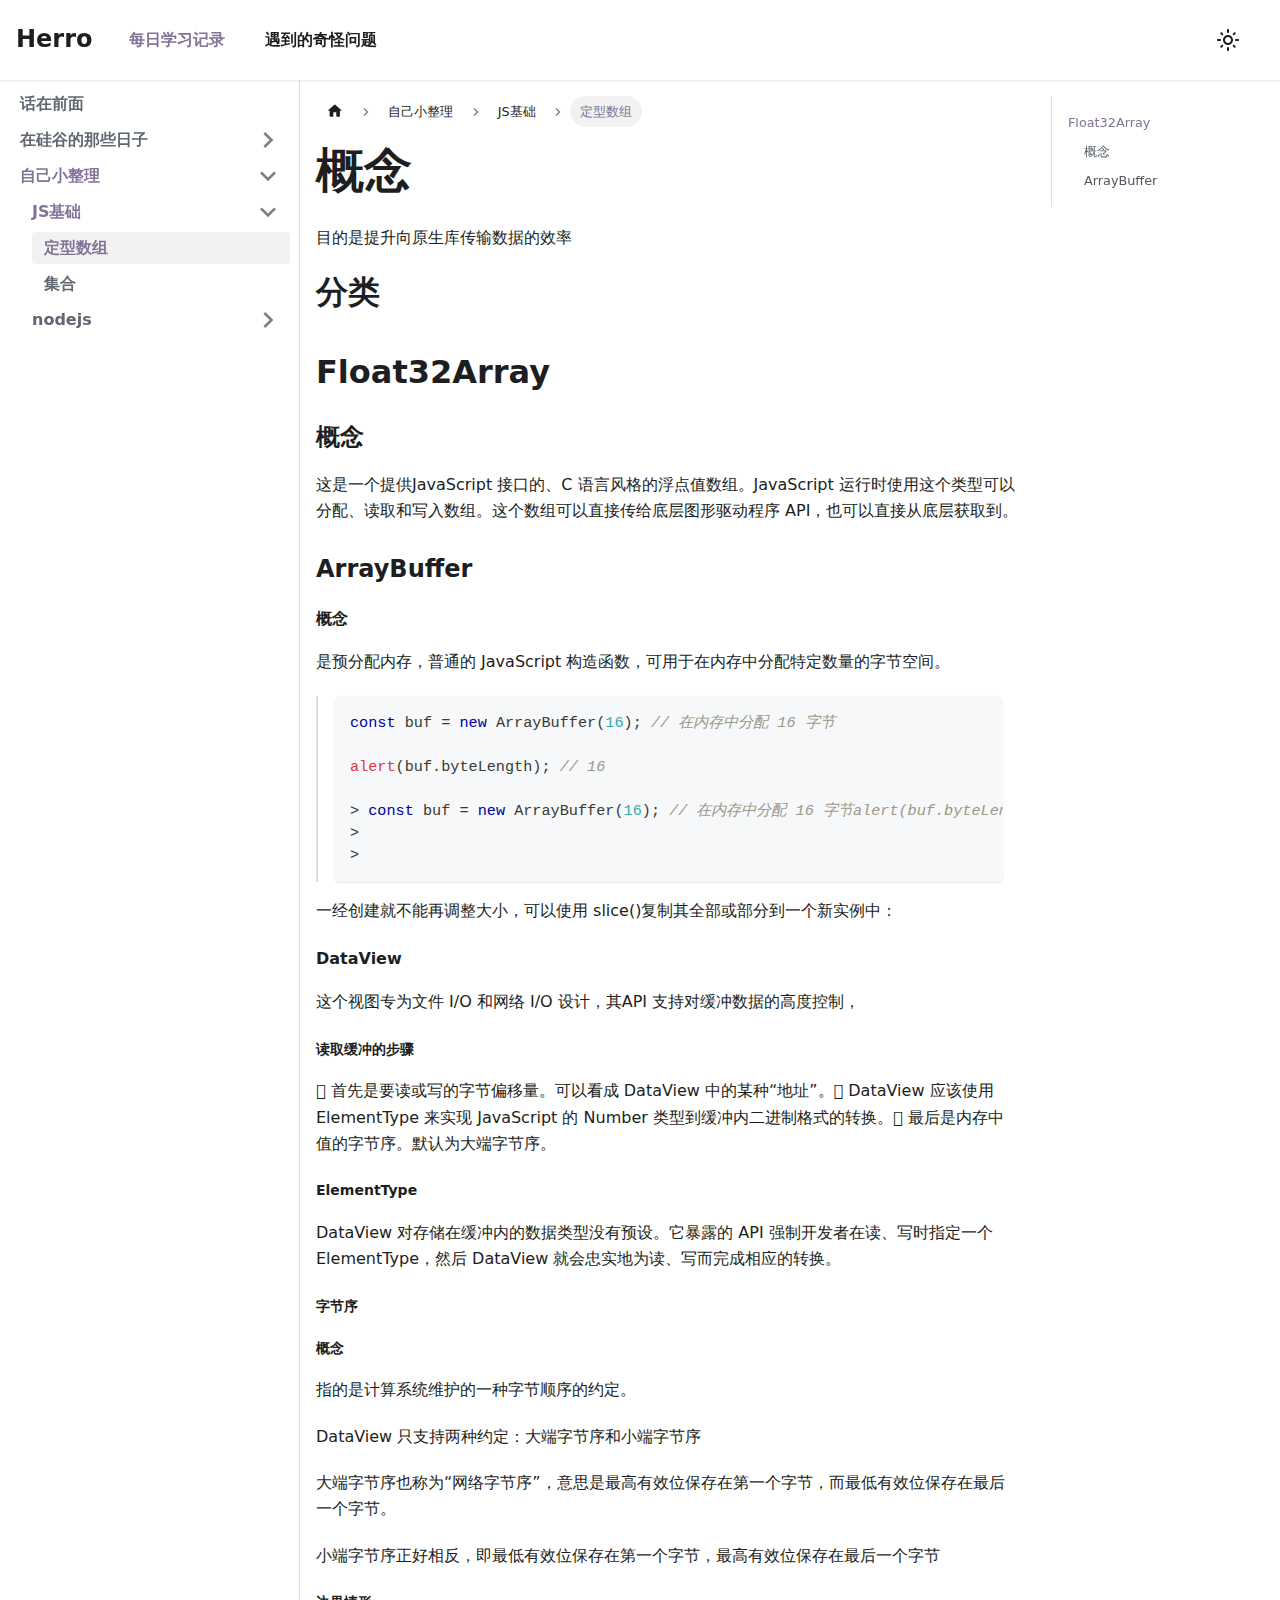
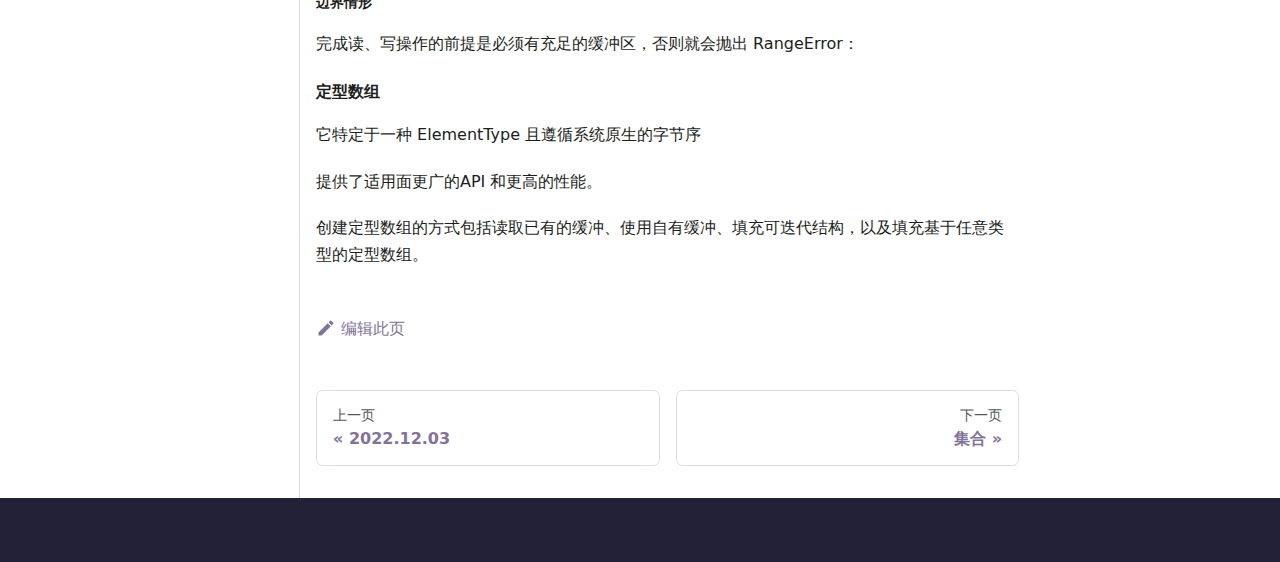
<file: docs/自己小整理/JS基础/定型数组/index.html>
<!doctype html>
<html lang="zh" dir="ltr" class="docs-wrapper docs-doc-page docs-version-current plugin-docs plugin-id-default docs-doc-id-自己小整理/JS基础/定型数组">
<head>
<meta charset="UTF-8">
<meta name="generator" content="Docusaurus v2.2.0">
<title data-rh="true">定型数组 |  </title><meta data-rh="true" name="viewport" content="width=device-width,initial-scale=1"><meta data-rh="true" name="twitter:card" content="summary_large_image"><meta data-rh="true" property="og:url" content="https://wangzhen0127.github.io/docs/自己小整理/JS基础/定型数组"><meta data-rh="true" name="docusaurus_locale" content="zh"><meta data-rh="true" name="docsearch:language" content="zh"><meta data-rh="true" name="docusaurus_version" content="current"><meta data-rh="true" name="docusaurus_tag" content="docs-default-current"><meta data-rh="true" name="docsearch:version" content="current"><meta data-rh="true" name="docsearch:docusaurus_tag" content="docs-default-current"><meta data-rh="true" property="og:title" content="定型数组 |  "><meta data-rh="true" name="description" content="目的是提升向原生库传输数据的效率"><meta data-rh="true" property="og:description" content="目的是提升向原生库传输数据的效率"><link data-rh="true" rel="icon" href="/img/favicon.ico"><link data-rh="true" rel="canonical" href="https://wangzhen0127.github.io/docs/自己小整理/JS基础/定型数组"><link data-rh="true" rel="alternate" href="https://wangzhen0127.github.io/docs/自己小整理/JS基础/定型数组" hreflang="zh"><link data-rh="true" rel="alternate" href="https://wangzhen0127.github.io/docs/自己小整理/JS基础/定型数组" hreflang="x-default"><link rel="alternate" type="application/rss+xml" href="/blog/rss.xml" title="  RSS Feed">
<link rel="alternate" type="application/atom+xml" href="/blog/atom.xml" title="  Atom Feed"><link rel="stylesheet" href="/assets/css/styles.d6b8f8d7.css">
<link rel="preload" href="/assets/js/runtime~main.7fb53a2c.js" as="script">
<link rel="preload" href="/assets/js/main.46b35fb4.js" as="script">
</head>
<body class="navigation-with-keyboard">
<script>!function(){function t(t){document.documentElement.setAttribute("data-theme",t)}var e=function(){var t=null;try{t=localStorage.getItem("theme")}catch(t){}return t}();t(null!==e?e:"light")}()</script><div id="__docusaurus">
<div role="region" aria-label="跳到主要内容"><a class="skipToContent_fXgn" href="#docusaurus_skipToContent_fallback">跳到主要内容</a></div><nav class="navbar navbar--fixed-top"><div class="navbar__inner"><div class="navbar__items"><button aria-label="Toggle navigation bar" aria-expanded="false" class="navbar__toggle clean-btn" type="button"><svg width="30" height="30" viewBox="0 0 30 30" aria-hidden="true"><path stroke="currentColor" stroke-linecap="round" stroke-miterlimit="10" stroke-width="2" d="M4 7h22M4 15h22M4 23h22"></path></svg></button><a class="navbar__brand" href="/"><b class="navbar__title text--truncate">Herro</b></a><a aria-current="page" class="navbar__item navbar__link navbar__link--active" href="/docs/intro">每日学习记录</a><a class="navbar__item navbar__link" href="/blog">遇到的奇怪问题</a></div><div class="navbar__items navbar__items--right"><div class="toggle_vylO colorModeToggle_DEke"><button class="clean-btn toggleButton_gllP toggleButtonDisabled_aARS" type="button" disabled="" title="切换浅色/暗黑模式（当前为浅色模式）" aria-label="切换浅色/暗黑模式（当前为浅色模式）" aria-live="polite"><svg viewBox="0 0 24 24" width="24" height="24" class="lightToggleIcon_pyhR"><path fill="currentColor" d="M12,9c1.65,0,3,1.35,3,3s-1.35,3-3,3s-3-1.35-3-3S10.35,9,12,9 M12,7c-2.76,0-5,2.24-5,5s2.24,5,5,5s5-2.24,5-5 S14.76,7,12,7L12,7z M2,13l2,0c0.55,0,1-0.45,1-1s-0.45-1-1-1l-2,0c-0.55,0-1,0.45-1,1S1.45,13,2,13z M20,13l2,0c0.55,0,1-0.45,1-1 s-0.45-1-1-1l-2,0c-0.55,0-1,0.45-1,1S19.45,13,20,13z M11,2v2c0,0.55,0.45,1,1,1s1-0.45,1-1V2c0-0.55-0.45-1-1-1S11,1.45,11,2z M11,20v2c0,0.55,0.45,1,1,1s1-0.45,1-1v-2c0-0.55-0.45-1-1-1C11.45,19,11,19.45,11,20z M5.99,4.58c-0.39-0.39-1.03-0.39-1.41,0 c-0.39,0.39-0.39,1.03,0,1.41l1.06,1.06c0.39,0.39,1.03,0.39,1.41,0s0.39-1.03,0-1.41L5.99,4.58z M18.36,16.95 c-0.39-0.39-1.03-0.39-1.41,0c-0.39,0.39-0.39,1.03,0,1.41l1.06,1.06c0.39,0.39,1.03,0.39,1.41,0c0.39-0.39,0.39-1.03,0-1.41 L18.36,16.95z M19.42,5.99c0.39-0.39,0.39-1.03,0-1.41c-0.39-0.39-1.03-0.39-1.41,0l-1.06,1.06c-0.39,0.39-0.39,1.03,0,1.41 s1.03,0.39,1.41,0L19.42,5.99z M7.05,18.36c0.39-0.39,0.39-1.03,0-1.41c-0.39-0.39-1.03-0.39-1.41,0l-1.06,1.06 c-0.39,0.39-0.39,1.03,0,1.41s1.03,0.39,1.41,0L7.05,18.36z"></path></svg><svg viewBox="0 0 24 24" width="24" height="24" class="darkToggleIcon_wfgR"><path fill="currentColor" d="M9.37,5.51C9.19,6.15,9.1,6.82,9.1,7.5c0,4.08,3.32,7.4,7.4,7.4c0.68,0,1.35-0.09,1.99-0.27C17.45,17.19,14.93,19,12,19 c-3.86,0-7-3.14-7-7C5,9.07,6.81,6.55,9.37,5.51z M12,3c-4.97,0-9,4.03-9,9s4.03,9,9,9s9-4.03,9-9c0-0.46-0.04-0.92-0.1-1.36 c-0.98,1.37-2.58,2.26-4.4,2.26c-2.98,0-5.4-2.42-5.4-5.4c0-1.81,0.89-3.42,2.26-4.4C12.92,3.04,12.46,3,12,3L12,3z"></path></svg></button></div><div class="searchBox_ZlJk"></div></div></div><div role="presentation" class="navbar-sidebar__backdrop"></div></nav><div id="docusaurus_skipToContent_fallback" class="main-wrapper mainWrapper_z2l0 docsWrapper_BCFX"><button aria-label="回到顶部" class="clean-btn theme-back-to-top-button backToTopButton_sjWU" type="button"></button><div class="docPage__5DB"><aside class="theme-doc-sidebar-container docSidebarContainer_b6E3"><div class="sidebar_njMd"><nav class="menu thin-scrollbar menu_SIkG"><ul class="theme-doc-sidebar-menu menu__list"><li class="theme-doc-sidebar-item-link theme-doc-sidebar-item-link-level-1 menu__list-item"><a class="menu__link" href="/docs/intro">话在前面</a></li><li class="theme-doc-sidebar-item-category theme-doc-sidebar-item-category-level-1 menu__list-item menu__list-item--collapsed"><div class="menu__list-item-collapsible"><a class="menu__link menu__link--sublist menu__link--sublist-caret" aria-expanded="false" href="/docs/在硅谷的那些日子/2022.11.30">在硅谷的那些日子</a></div></li><li class="theme-doc-sidebar-item-category theme-doc-sidebar-item-category-level-1 menu__list-item"><div class="menu__list-item-collapsible"><a class="menu__link menu__link--sublist menu__link--sublist-caret menu__link--active" aria-expanded="true" href="/docs/自己小整理/JS基础/定型数组">自己小整理</a></div><ul style="display:block;overflow:visible;height:auto" class="menu__list"><li class="theme-doc-sidebar-item-category theme-doc-sidebar-item-category-level-2 menu__list-item"><div class="menu__list-item-collapsible"><a class="menu__link menu__link--sublist menu__link--sublist-caret menu__link--active" aria-expanded="true" tabindex="0" href="/docs/自己小整理/JS基础/定型数组">JS基础</a></div><ul style="display:block;overflow:visible;height:auto" class="menu__list"><li class="theme-doc-sidebar-item-link theme-doc-sidebar-item-link-level-3 menu__list-item"><a class="menu__link menu__link--active" aria-current="page" tabindex="0" href="/docs/自己小整理/JS基础/定型数组">定型数组</a></li><li class="theme-doc-sidebar-item-link theme-doc-sidebar-item-link-level-3 menu__list-item"><a class="menu__link" tabindex="0" href="/docs/自己小整理/JS基础/集合">集合</a></li></ul></li><li class="theme-doc-sidebar-item-category theme-doc-sidebar-item-category-level-2 menu__list-item menu__list-item--collapsed"><div class="menu__list-item-collapsible"><a class="menu__link menu__link--sublist menu__link--sublist-caret" aria-expanded="false" tabindex="0" href="/docs/自己小整理/nodejs/express">nodejs</a></div></li></ul></li></ul></nav></div></aside><main class="docMainContainer_gTbr"><div class="container padding-top--md padding-bottom--lg"><div class="row"><div class="col docItemCol_VOVn"><div class="docItemContainer_Djhp"><article><nav class="theme-doc-breadcrumbs breadcrumbsContainer_Z_bl" aria-label="页面路径"><ul class="breadcrumbs" itemscope="" itemtype="https://schema.org/BreadcrumbList"><li class="breadcrumbs__item"><a aria-label="主页面" class="breadcrumbs__link" href="/"><svg viewBox="0 0 24 24" class="breadcrumbHomeIcon_OVgt"><path d="M10 19v-5h4v5c0 .55.45 1 1 1h3c.55 0 1-.45 1-1v-7h1.7c.46 0 .68-.57.33-.87L12.67 3.6c-.38-.34-.96-.34-1.34 0l-8.36 7.53c-.34.3-.13.87.33.87H5v7c0 .55.45 1 1 1h3c.55 0 1-.45 1-1z" fill="currentColor"></path></svg></a></li><li class="breadcrumbs__item"><span class="breadcrumbs__link">自己小整理</span><meta itemprop="position" content="1"></li><li class="breadcrumbs__item"><span class="breadcrumbs__link">JS基础</span><meta itemprop="position" content="2"></li><li itemscope="" itemprop="itemListElement" itemtype="https://schema.org/ListItem" class="breadcrumbs__item breadcrumbs__item--active"><span class="breadcrumbs__link" itemprop="name">定型数组</span><meta itemprop="position" content="3"></li></ul></nav><div class="tocCollapsible_ETCw theme-doc-toc-mobile tocMobile_ITEo"><button type="button" class="clean-btn tocCollapsibleButton_TO0P">本页总览</button></div><div class="theme-doc-markdown markdown"><h1>概念</h1><p>目的是提升向原生库传输数据的效率</p><h1>分类</h1><h2 class="anchor anchorWithStickyNavbar_LWe7" id="float32array">Float32Array<a class="hash-link" href="#float32array" title="标题的直接链接">​</a></h2><h3 class="anchor anchorWithStickyNavbar_LWe7" id="概念-1">概念<a class="hash-link" href="#概念-1" title="标题的直接链接">​</a></h3><p>这是一个提供JavaScript 接口的、C 语言风格的浮点值数组。JavaScript 运行时使用这个类型可以分配、读取和写入数组。这个数组可以直接传给底层图形驱动程序 API，也可以直接从底层获取到。</p><h3 class="anchor anchorWithStickyNavbar_LWe7" id="arraybuffer">ArrayBuffer<a class="hash-link" href="#arraybuffer" title="标题的直接链接">​</a></h3><h4 class="anchor anchorWithStickyNavbar_LWe7" id="概念-2">概念<a class="hash-link" href="#概念-2" title="标题的直接链接">​</a></h4><p>是预分配内存，普通的 JavaScript 构造函数，可用于在内存中分配特定数量的字节空间。</p><blockquote><div class="language-js codeBlockContainer_Ckt0 theme-code-block" style="--prism-color:#393A34;--prism-background-color:#f6f8fa"><div class="codeBlockContent_biex"><pre tabindex="0" class="prism-code language-js codeBlock_bY9V thin-scrollbar"><code class="codeBlockLines_e6Vv"><span class="token-line" style="color:#393A34"><span class="token keyword" style="color:#00009f">const</span><span class="token plain"> buf </span><span class="token operator" style="color:#393A34">=</span><span class="token plain"> </span><span class="token keyword" style="color:#00009f">new</span><span class="token plain"> </span><span class="token class-name">ArrayBuffer</span><span class="token punctuation" style="color:#393A34">(</span><span class="token number" style="color:#36acaa">16</span><span class="token punctuation" style="color:#393A34">)</span><span class="token punctuation" style="color:#393A34">;</span><span class="token plain"> </span><span class="token comment" style="color:#999988;font-style:italic">// 在内存中分配 16 字节</span><span class="token plain"></span><br></span><span class="token-line" style="color:#393A34"><span class="token plain" style="display:inline-block"></span><br></span><span class="token-line" style="color:#393A34"><span class="token plain"></span><span class="token function" style="color:#d73a49">alert</span><span class="token punctuation" style="color:#393A34">(</span><span class="token plain">buf</span><span class="token punctuation" style="color:#393A34">.</span><span class="token property-access">byteLength</span><span class="token punctuation" style="color:#393A34">)</span><span class="token punctuation" style="color:#393A34">;</span><span class="token plain"> </span><span class="token comment" style="color:#999988;font-style:italic">// 16</span><span class="token plain"></span><br></span><span class="token-line" style="color:#393A34"><span class="token plain" style="display:inline-block"></span><br></span><span class="token-line" style="color:#393A34"><span class="token plain"></span><span class="token operator" style="color:#393A34">&gt;</span><span class="token plain"> </span><span class="token keyword" style="color:#00009f">const</span><span class="token plain"> buf </span><span class="token operator" style="color:#393A34">=</span><span class="token plain"> </span><span class="token keyword" style="color:#00009f">new</span><span class="token plain"> </span><span class="token class-name">ArrayBuffer</span><span class="token punctuation" style="color:#393A34">(</span><span class="token number" style="color:#36acaa">16</span><span class="token punctuation" style="color:#393A34">)</span><span class="token punctuation" style="color:#393A34">;</span><span class="token plain"> </span><span class="token comment" style="color:#999988;font-style:italic">// 在内存中分配 16 字节alert(buf.byteLength); // 16</span><span class="token plain"></span><br></span><span class="token-line" style="color:#393A34"><span class="token plain"></span><span class="token operator" style="color:#393A34">&gt;</span><span class="token plain"></span><br></span><span class="token-line" style="color:#393A34"><span class="token plain"></span><span class="token operator" style="color:#393A34">&gt;</span><span class="token plain"> </span><br></span></code></pre><div class="buttonGroup__atx"><button type="button" aria-label="复制代码到剪贴板" title="复制" class="clean-btn"><span class="copyButtonIcons_eSgA" aria-hidden="true"><svg class="copyButtonIcon_y97N" viewBox="0 0 24 24"><path d="M19,21H8V7H19M19,5H8A2,2 0 0,0 6,7V21A2,2 0 0,0 8,23H19A2,2 0 0,0 21,21V7A2,2 0 0,0 19,5M16,1H4A2,2 0 0,0 2,3V17H4V3H16V1Z"></path></svg><svg class="copyButtonSuccessIcon_LjdS" viewBox="0 0 24 24"><path d="M21,7L9,19L3.5,13.5L4.91,12.09L9,16.17L19.59,5.59L21,7Z"></path></svg></span></button></div></div></div></blockquote><p>一经创建就不能再调整大小，可以使用 slice()复制其全部或部分到一个新实例中：</p><h4 class="anchor anchorWithStickyNavbar_LWe7" id="dataview">DataView<a class="hash-link" href="#dataview" title="标题的直接链接">​</a></h4><p>这个视图专为文件 I/O 和网络 I/O 设计，其API 支持对缓冲数据的高度控制，</p><h5 class="anchor anchorWithStickyNavbar_LWe7" id="读取缓冲的步骤">读取缓冲的步骤<a class="hash-link" href="#读取缓冲的步骤" title="标题的直接链接">​</a></h5><p> 首先是要读或写的字节偏移量。可以看成 DataView 中的某种“地址”。 DataView 应该使用 ElementType 来实现 JavaScript 的 Number 类型到缓冲内二进制格式的转换。 最后是内存中值的字节序。默认为大端字节序。</p><h5 class="anchor anchorWithStickyNavbar_LWe7" id="elementtype">ElementType<a class="hash-link" href="#elementtype" title="标题的直接链接">​</a></h5><p>DataView 对存储在缓冲内的数据类型没有预设。它暴露的 API 强制开发者在读、写时指定一个ElementType，然后 DataView 就会忠实地为读、写而完成相应的转换。</p><h5 class="anchor anchorWithStickyNavbar_LWe7" id="字节序">字节序<a class="hash-link" href="#字节序" title="标题的直接链接">​</a></h5><h6 class="anchor anchorWithStickyNavbar_LWe7" id="概念-3">概念<a class="hash-link" href="#概念-3" title="标题的直接链接">​</a></h6><p>指的是计算系统维护的一种字节顺序的约定。</p><p>DataView 只支持两种约定：大端字节序和小端字节序</p><p>大端字节序也称为“网络字节序”，意思是最高有效位保存在第一个字节，而最低有效位保存在最后一个字节。</p><p>小端字节序正好相反，即最低有效位保存在第一个字节，最高有效位保存在最后一个字节</p><h6 class="anchor anchorWithStickyNavbar_LWe7" id="边界情形">边界情形<a class="hash-link" href="#边界情形" title="标题的直接链接">​</a></h6><p>完成读、写操作的前提是必须有充足的缓冲区，否则就会抛出 RangeError：</p><h4 class="anchor anchorWithStickyNavbar_LWe7" id="定型数组">定型数组<a class="hash-link" href="#定型数组" title="标题的直接链接">​</a></h4><p>它特定于一种 ElementType 且遵循系统原生的字节序</p><p>提供了适用面更广的API 和更高的性能。</p><p>创建定型数组的方式包括读取已有的缓冲、使用自有缓冲、填充可迭代结构，以及填充基于任意类型的定型数组。</p></div><footer class="theme-doc-footer docusaurus-mt-lg"><div class="theme-doc-footer-edit-meta-row row"><div class="col"><a href="https://github.com/facebook/docusaurus/tree/main/packages/create-docusaurus/templates/shared/docs/自己小整理/JS基础/定型数组.md" target="_blank" rel="noreferrer noopener" class="theme-edit-this-page"><svg fill="currentColor" height="20" width="20" viewBox="0 0 40 40" class="iconEdit_Z9Sw" aria-hidden="true"><g><path d="m34.5 11.7l-3 3.1-6.3-6.3 3.1-3q0.5-0.5 1.2-0.5t1.1 0.5l3.9 3.9q0.5 0.4 0.5 1.1t-0.5 1.2z m-29.5 17.1l18.4-18.5 6.3 6.3-18.4 18.4h-6.3v-6.2z"></path></g></svg>编辑此页</a></div><div class="col lastUpdated_vwxv"></div></div></footer></article><nav class="pagination-nav docusaurus-mt-lg" aria-label="文档分页导航"><a class="pagination-nav__link pagination-nav__link--prev" href="/docs/在硅谷的那些日子/2022.12.03"><div class="pagination-nav__sublabel">上一页</div><div class="pagination-nav__label">2022.12.03</div></a><a class="pagination-nav__link pagination-nav__link--next" href="/docs/自己小整理/JS基础/集合"><div class="pagination-nav__sublabel">下一页</div><div class="pagination-nav__label">集合</div></a></nav></div></div><div class="col col--3"><div class="tableOfContents_bqdL thin-scrollbar theme-doc-toc-desktop"><ul class="table-of-contents table-of-contents__left-border"><li><a href="#float32array" class="table-of-contents__link toc-highlight">Float32Array</a><ul><li><a href="#概念-1" class="table-of-contents__link toc-highlight">概念</a></li><li><a href="#arraybuffer" class="table-of-contents__link toc-highlight">ArrayBuffer</a></li></ul></li></ul></div></div></div></div></main></div></div><footer class="footer footer--dark"><div class="container container-fluid"></div></footer></div>
<script src="/assets/js/runtime~main.7fb53a2c.js"></script>
<script src="/assets/js/main.46b35fb4.js"></script>
</body>
</html>
</file>
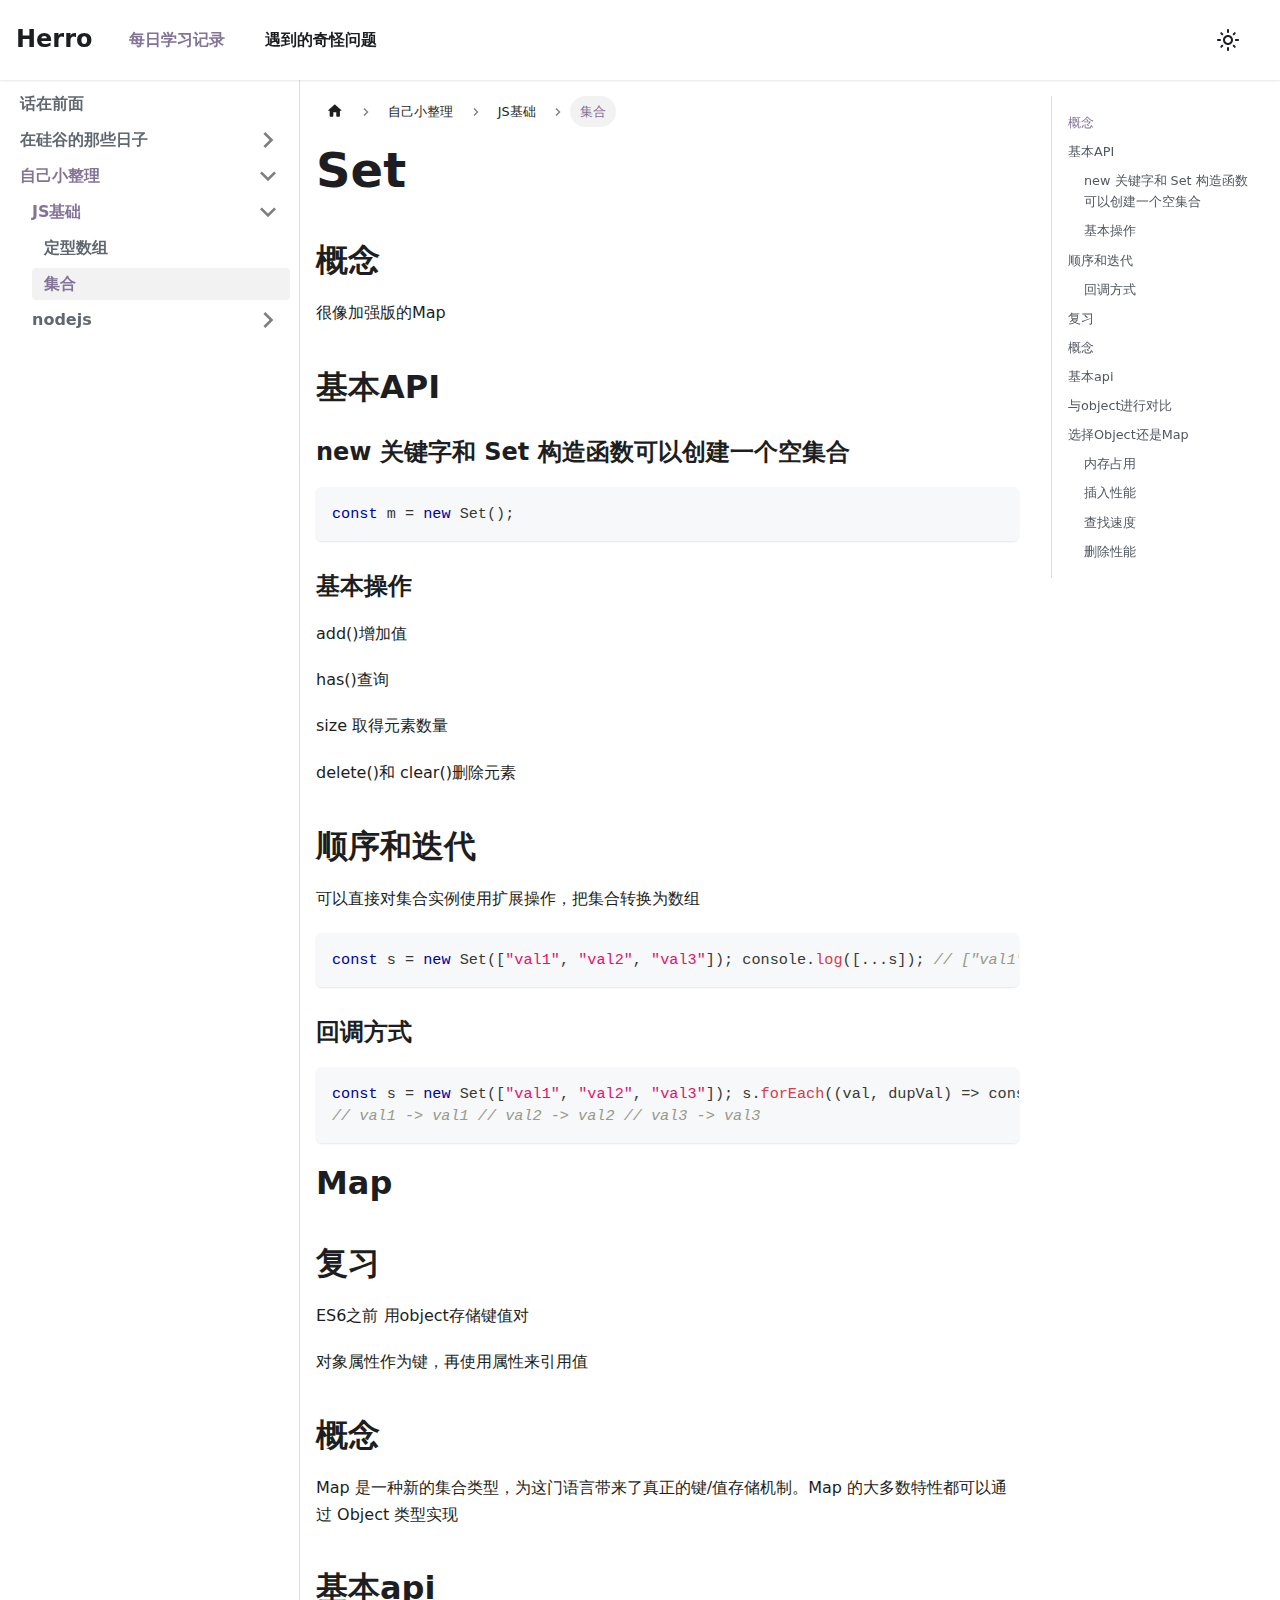
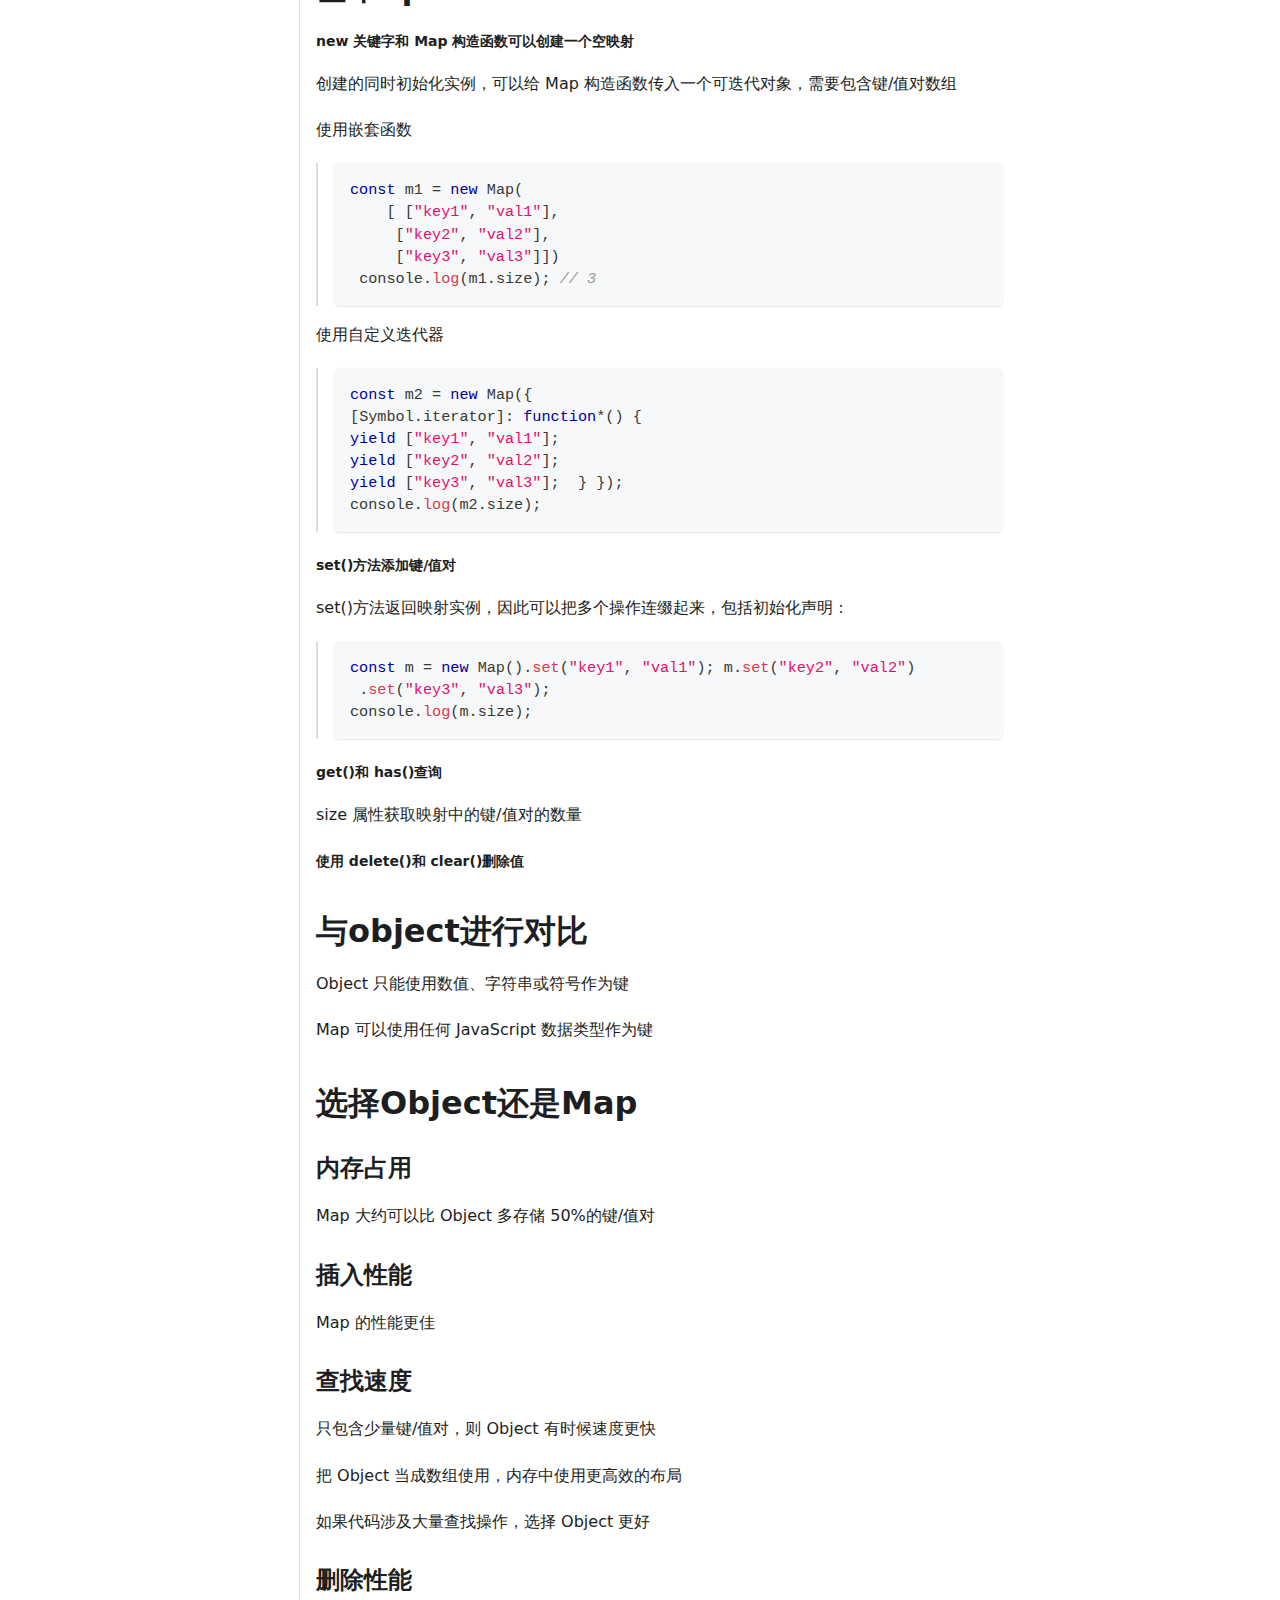
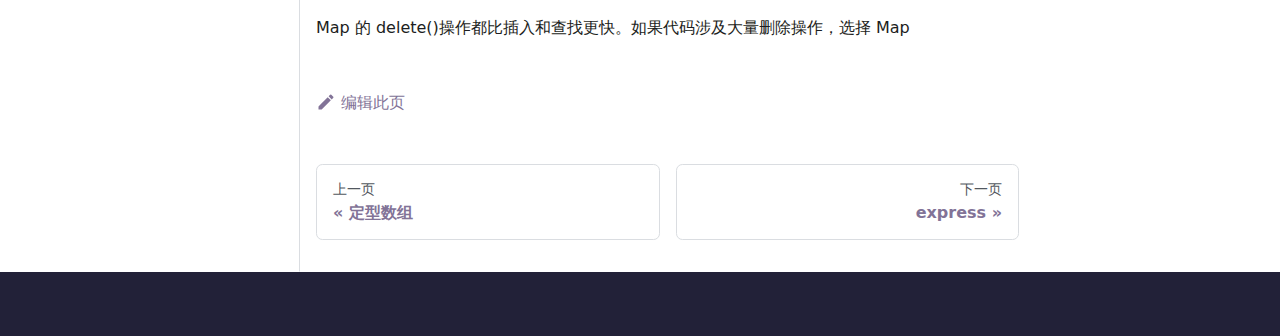
<file: docs/自己小整理/JS基础/集合/index.html>
<!doctype html>
<html lang="zh" dir="ltr" class="docs-wrapper docs-doc-page docs-version-current plugin-docs plugin-id-default docs-doc-id-自己小整理/JS基础/集合">
<head>
<meta charset="UTF-8">
<meta name="generator" content="Docusaurus v2.2.0">
<title data-rh="true">集合 |  </title><meta data-rh="true" name="viewport" content="width=device-width,initial-scale=1"><meta data-rh="true" name="twitter:card" content="summary_large_image"><meta data-rh="true" property="og:url" content="https://wangzhen0127.github.io/docs/自己小整理/JS基础/集合"><meta data-rh="true" name="docusaurus_locale" content="zh"><meta data-rh="true" name="docsearch:language" content="zh"><meta data-rh="true" name="docusaurus_version" content="current"><meta data-rh="true" name="docusaurus_tag" content="docs-default-current"><meta data-rh="true" name="docsearch:version" content="current"><meta data-rh="true" name="docsearch:docusaurus_tag" content="docs-default-current"><meta data-rh="true" property="og:title" content="集合 |  "><meta data-rh="true" name="description" content="概念"><meta data-rh="true" property="og:description" content="概念"><link data-rh="true" rel="icon" href="/img/favicon.ico"><link data-rh="true" rel="canonical" href="https://wangzhen0127.github.io/docs/自己小整理/JS基础/集合"><link data-rh="true" rel="alternate" href="https://wangzhen0127.github.io/docs/自己小整理/JS基础/集合" hreflang="zh"><link data-rh="true" rel="alternate" href="https://wangzhen0127.github.io/docs/自己小整理/JS基础/集合" hreflang="x-default"><link rel="alternate" type="application/rss+xml" href="/blog/rss.xml" title="  RSS Feed">
<link rel="alternate" type="application/atom+xml" href="/blog/atom.xml" title="  Atom Feed"><link rel="stylesheet" href="/assets/css/styles.d6b8f8d7.css">
<link rel="preload" href="/assets/js/runtime~main.7fb53a2c.js" as="script">
<link rel="preload" href="/assets/js/main.46b35fb4.js" as="script">
</head>
<body class="navigation-with-keyboard">
<script>!function(){function t(t){document.documentElement.setAttribute("data-theme",t)}var e=function(){var t=null;try{t=localStorage.getItem("theme")}catch(t){}return t}();t(null!==e?e:"light")}()</script><div id="__docusaurus">
<div role="region" aria-label="跳到主要内容"><a class="skipToContent_fXgn" href="#docusaurus_skipToContent_fallback">跳到主要内容</a></div><nav class="navbar navbar--fixed-top"><div class="navbar__inner"><div class="navbar__items"><button aria-label="Toggle navigation bar" aria-expanded="false" class="navbar__toggle clean-btn" type="button"><svg width="30" height="30" viewBox="0 0 30 30" aria-hidden="true"><path stroke="currentColor" stroke-linecap="round" stroke-miterlimit="10" stroke-width="2" d="M4 7h22M4 15h22M4 23h22"></path></svg></button><a class="navbar__brand" href="/"><b class="navbar__title text--truncate">Herro</b></a><a aria-current="page" class="navbar__item navbar__link navbar__link--active" href="/docs/intro">每日学习记录</a><a class="navbar__item navbar__link" href="/blog">遇到的奇怪问题</a></div><div class="navbar__items navbar__items--right"><div class="toggle_vylO colorModeToggle_DEke"><button class="clean-btn toggleButton_gllP toggleButtonDisabled_aARS" type="button" disabled="" title="切换浅色/暗黑模式（当前为浅色模式）" aria-label="切换浅色/暗黑模式（当前为浅色模式）" aria-live="polite"><svg viewBox="0 0 24 24" width="24" height="24" class="lightToggleIcon_pyhR"><path fill="currentColor" d="M12,9c1.65,0,3,1.35,3,3s-1.35,3-3,3s-3-1.35-3-3S10.35,9,12,9 M12,7c-2.76,0-5,2.24-5,5s2.24,5,5,5s5-2.24,5-5 S14.76,7,12,7L12,7z M2,13l2,0c0.55,0,1-0.45,1-1s-0.45-1-1-1l-2,0c-0.55,0-1,0.45-1,1S1.45,13,2,13z M20,13l2,0c0.55,0,1-0.45,1-1 s-0.45-1-1-1l-2,0c-0.55,0-1,0.45-1,1S19.45,13,20,13z M11,2v2c0,0.55,0.45,1,1,1s1-0.45,1-1V2c0-0.55-0.45-1-1-1S11,1.45,11,2z M11,20v2c0,0.55,0.45,1,1,1s1-0.45,1-1v-2c0-0.55-0.45-1-1-1C11.45,19,11,19.45,11,20z M5.99,4.58c-0.39-0.39-1.03-0.39-1.41,0 c-0.39,0.39-0.39,1.03,0,1.41l1.06,1.06c0.39,0.39,1.03,0.39,1.41,0s0.39-1.03,0-1.41L5.99,4.58z M18.36,16.95 c-0.39-0.39-1.03-0.39-1.41,0c-0.39,0.39-0.39,1.03,0,1.41l1.06,1.06c0.39,0.39,1.03,0.39,1.41,0c0.39-0.39,0.39-1.03,0-1.41 L18.36,16.95z M19.42,5.99c0.39-0.39,0.39-1.03,0-1.41c-0.39-0.39-1.03-0.39-1.41,0l-1.06,1.06c-0.39,0.39-0.39,1.03,0,1.41 s1.03,0.39,1.41,0L19.42,5.99z M7.05,18.36c0.39-0.39,0.39-1.03,0-1.41c-0.39-0.39-1.03-0.39-1.41,0l-1.06,1.06 c-0.39,0.39-0.39,1.03,0,1.41s1.03,0.39,1.41,0L7.05,18.36z"></path></svg><svg viewBox="0 0 24 24" width="24" height="24" class="darkToggleIcon_wfgR"><path fill="currentColor" d="M9.37,5.51C9.19,6.15,9.1,6.82,9.1,7.5c0,4.08,3.32,7.4,7.4,7.4c0.68,0,1.35-0.09,1.99-0.27C17.45,17.19,14.93,19,12,19 c-3.86,0-7-3.14-7-7C5,9.07,6.81,6.55,9.37,5.51z M12,3c-4.97,0-9,4.03-9,9s4.03,9,9,9s9-4.03,9-9c0-0.46-0.04-0.92-0.1-1.36 c-0.98,1.37-2.58,2.26-4.4,2.26c-2.98,0-5.4-2.42-5.4-5.4c0-1.81,0.89-3.42,2.26-4.4C12.92,3.04,12.46,3,12,3L12,3z"></path></svg></button></div><div class="searchBox_ZlJk"></div></div></div><div role="presentation" class="navbar-sidebar__backdrop"></div></nav><div id="docusaurus_skipToContent_fallback" class="main-wrapper mainWrapper_z2l0 docsWrapper_BCFX"><button aria-label="回到顶部" class="clean-btn theme-back-to-top-button backToTopButton_sjWU" type="button"></button><div class="docPage__5DB"><aside class="theme-doc-sidebar-container docSidebarContainer_b6E3"><div class="sidebar_njMd"><nav class="menu thin-scrollbar menu_SIkG"><ul class="theme-doc-sidebar-menu menu__list"><li class="theme-doc-sidebar-item-link theme-doc-sidebar-item-link-level-1 menu__list-item"><a class="menu__link" href="/docs/intro">话在前面</a></li><li class="theme-doc-sidebar-item-category theme-doc-sidebar-item-category-level-1 menu__list-item menu__list-item--collapsed"><div class="menu__list-item-collapsible"><a class="menu__link menu__link--sublist menu__link--sublist-caret" aria-expanded="false" href="/docs/在硅谷的那些日子/2022.11.30">在硅谷的那些日子</a></div></li><li class="theme-doc-sidebar-item-category theme-doc-sidebar-item-category-level-1 menu__list-item"><div class="menu__list-item-collapsible"><a class="menu__link menu__link--sublist menu__link--sublist-caret menu__link--active" aria-expanded="true" href="/docs/自己小整理/JS基础/定型数组">自己小整理</a></div><ul style="display:block;overflow:visible;height:auto" class="menu__list"><li class="theme-doc-sidebar-item-category theme-doc-sidebar-item-category-level-2 menu__list-item"><div class="menu__list-item-collapsible"><a class="menu__link menu__link--sublist menu__link--sublist-caret menu__link--active" aria-expanded="true" tabindex="0" href="/docs/自己小整理/JS基础/定型数组">JS基础</a></div><ul style="display:block;overflow:visible;height:auto" class="menu__list"><li class="theme-doc-sidebar-item-link theme-doc-sidebar-item-link-level-3 menu__list-item"><a class="menu__link" tabindex="0" href="/docs/自己小整理/JS基础/定型数组">定型数组</a></li><li class="theme-doc-sidebar-item-link theme-doc-sidebar-item-link-level-3 menu__list-item"><a class="menu__link menu__link--active" aria-current="page" tabindex="0" href="/docs/自己小整理/JS基础/集合">集合</a></li></ul></li><li class="theme-doc-sidebar-item-category theme-doc-sidebar-item-category-level-2 menu__list-item menu__list-item--collapsed"><div class="menu__list-item-collapsible"><a class="menu__link menu__link--sublist menu__link--sublist-caret" aria-expanded="false" tabindex="0" href="/docs/自己小整理/nodejs/express">nodejs</a></div></li></ul></li></ul></nav></div></aside><main class="docMainContainer_gTbr"><div class="container padding-top--md padding-bottom--lg"><div class="row"><div class="col docItemCol_VOVn"><div class="docItemContainer_Djhp"><article><nav class="theme-doc-breadcrumbs breadcrumbsContainer_Z_bl" aria-label="页面路径"><ul class="breadcrumbs" itemscope="" itemtype="https://schema.org/BreadcrumbList"><li class="breadcrumbs__item"><a aria-label="主页面" class="breadcrumbs__link" href="/"><svg viewBox="0 0 24 24" class="breadcrumbHomeIcon_OVgt"><path d="M10 19v-5h4v5c0 .55.45 1 1 1h3c.55 0 1-.45 1-1v-7h1.7c.46 0 .68-.57.33-.87L12.67 3.6c-.38-.34-.96-.34-1.34 0l-8.36 7.53c-.34.3-.13.87.33.87H5v7c0 .55.45 1 1 1h3c.55 0 1-.45 1-1z" fill="currentColor"></path></svg></a></li><li class="breadcrumbs__item"><span class="breadcrumbs__link">自己小整理</span><meta itemprop="position" content="1"></li><li class="breadcrumbs__item"><span class="breadcrumbs__link">JS基础</span><meta itemprop="position" content="2"></li><li itemscope="" itemprop="itemListElement" itemtype="https://schema.org/ListItem" class="breadcrumbs__item breadcrumbs__item--active"><span class="breadcrumbs__link" itemprop="name">集合</span><meta itemprop="position" content="3"></li></ul></nav><div class="tocCollapsible_ETCw theme-doc-toc-mobile tocMobile_ITEo"><button type="button" class="clean-btn tocCollapsibleButton_TO0P">本页总览</button></div><div class="theme-doc-markdown markdown"><h1>Set</h1><h2 class="anchor anchorWithStickyNavbar_LWe7" id="概念">概念<a class="hash-link" href="#概念" title="标题的直接链接">​</a></h2><p>很像加强版的Map</p><h2 class="anchor anchorWithStickyNavbar_LWe7" id="基本api">基本API<a class="hash-link" href="#基本api" title="标题的直接链接">​</a></h2><h3 class="anchor anchorWithStickyNavbar_LWe7" id="new-关键字和-set-构造函数可以创建一个空集合">new 关键字和 Set 构造函数可以创建一个空集合<a class="hash-link" href="#new-关键字和-set-构造函数可以创建一个空集合" title="标题的直接链接">​</a></h3><div class="language-js codeBlockContainer_Ckt0 theme-code-block" style="--prism-color:#393A34;--prism-background-color:#f6f8fa"><div class="codeBlockContent_biex"><pre tabindex="0" class="prism-code language-js codeBlock_bY9V thin-scrollbar"><code class="codeBlockLines_e6Vv"><span class="token-line" style="color:#393A34"><span class="token keyword" style="color:#00009f">const</span><span class="token plain"> m </span><span class="token operator" style="color:#393A34">=</span><span class="token plain"> </span><span class="token keyword" style="color:#00009f">new</span><span class="token plain"> </span><span class="token class-name">Set</span><span class="token punctuation" style="color:#393A34">(</span><span class="token punctuation" style="color:#393A34">)</span><span class="token punctuation" style="color:#393A34">;</span><br></span></code></pre><div class="buttonGroup__atx"><button type="button" aria-label="复制代码到剪贴板" title="复制" class="clean-btn"><span class="copyButtonIcons_eSgA" aria-hidden="true"><svg class="copyButtonIcon_y97N" viewBox="0 0 24 24"><path d="M19,21H8V7H19M19,5H8A2,2 0 0,0 6,7V21A2,2 0 0,0 8,23H19A2,2 0 0,0 21,21V7A2,2 0 0,0 19,5M16,1H4A2,2 0 0,0 2,3V17H4V3H16V1Z"></path></svg><svg class="copyButtonSuccessIcon_LjdS" viewBox="0 0 24 24"><path d="M21,7L9,19L3.5,13.5L4.91,12.09L9,16.17L19.59,5.59L21,7Z"></path></svg></span></button></div></div></div><h3 class="anchor anchorWithStickyNavbar_LWe7" id="基本操作">基本操作<a class="hash-link" href="#基本操作" title="标题的直接链接">​</a></h3><p>add()增加值</p><p>has()查询</p><p>size 取得元素数量</p><p>delete()和 clear()删除元素</p><h2 class="anchor anchorWithStickyNavbar_LWe7" id="顺序和迭代">顺序和迭代<a class="hash-link" href="#顺序和迭代" title="标题的直接链接">​</a></h2><p>可以直接对集合实例使用扩展操作，把集合转换为数组</p><div class="language-js codeBlockContainer_Ckt0 theme-code-block" style="--prism-color:#393A34;--prism-background-color:#f6f8fa"><div class="codeBlockContent_biex"><pre tabindex="0" class="prism-code language-js codeBlock_bY9V thin-scrollbar"><code class="codeBlockLines_e6Vv"><span class="token-line" style="color:#393A34"><span class="token keyword" style="color:#00009f">const</span><span class="token plain"> s </span><span class="token operator" style="color:#393A34">=</span><span class="token plain"> </span><span class="token keyword" style="color:#00009f">new</span><span class="token plain"> </span><span class="token class-name">Set</span><span class="token punctuation" style="color:#393A34">(</span><span class="token punctuation" style="color:#393A34">[</span><span class="token string" style="color:#e3116c">&quot;val1&quot;</span><span class="token punctuation" style="color:#393A34">,</span><span class="token plain"> </span><span class="token string" style="color:#e3116c">&quot;val2&quot;</span><span class="token punctuation" style="color:#393A34">,</span><span class="token plain"> </span><span class="token string" style="color:#e3116c">&quot;val3&quot;</span><span class="token punctuation" style="color:#393A34">]</span><span class="token punctuation" style="color:#393A34">)</span><span class="token punctuation" style="color:#393A34">;</span><span class="token plain"> </span><span class="token console class-name">console</span><span class="token punctuation" style="color:#393A34">.</span><span class="token method function property-access" style="color:#d73a49">log</span><span class="token punctuation" style="color:#393A34">(</span><span class="token punctuation" style="color:#393A34">[</span><span class="token spread operator" style="color:#393A34">...</span><span class="token plain">s</span><span class="token punctuation" style="color:#393A34">]</span><span class="token punctuation" style="color:#393A34">)</span><span class="token punctuation" style="color:#393A34">;</span><span class="token plain"> </span><span class="token comment" style="color:#999988;font-style:italic">// [&quot;val1&quot;, &quot;val2&quot;, &quot;val3&quot;]</span><br></span></code></pre><div class="buttonGroup__atx"><button type="button" aria-label="复制代码到剪贴板" title="复制" class="clean-btn"><span class="copyButtonIcons_eSgA" aria-hidden="true"><svg class="copyButtonIcon_y97N" viewBox="0 0 24 24"><path d="M19,21H8V7H19M19,5H8A2,2 0 0,0 6,7V21A2,2 0 0,0 8,23H19A2,2 0 0,0 21,21V7A2,2 0 0,0 19,5M16,1H4A2,2 0 0,0 2,3V17H4V3H16V1Z"></path></svg><svg class="copyButtonSuccessIcon_LjdS" viewBox="0 0 24 24"><path d="M21,7L9,19L3.5,13.5L4.91,12.09L9,16.17L19.59,5.59L21,7Z"></path></svg></span></button></div></div></div><h3 class="anchor anchorWithStickyNavbar_LWe7" id="回调方式">回调方式<a class="hash-link" href="#回调方式" title="标题的直接链接">​</a></h3><div class="language-js codeBlockContainer_Ckt0 theme-code-block" style="--prism-color:#393A34;--prism-background-color:#f6f8fa"><div class="codeBlockContent_biex"><pre tabindex="0" class="prism-code language-js codeBlock_bY9V thin-scrollbar"><code class="codeBlockLines_e6Vv"><span class="token-line" style="color:#393A34"><span class="token keyword" style="color:#00009f">const</span><span class="token plain"> s </span><span class="token operator" style="color:#393A34">=</span><span class="token plain"> </span><span class="token keyword" style="color:#00009f">new</span><span class="token plain"> </span><span class="token class-name">Set</span><span class="token punctuation" style="color:#393A34">(</span><span class="token punctuation" style="color:#393A34">[</span><span class="token string" style="color:#e3116c">&quot;val1&quot;</span><span class="token punctuation" style="color:#393A34">,</span><span class="token plain"> </span><span class="token string" style="color:#e3116c">&quot;val2&quot;</span><span class="token punctuation" style="color:#393A34">,</span><span class="token plain"> </span><span class="token string" style="color:#e3116c">&quot;val3&quot;</span><span class="token punctuation" style="color:#393A34">]</span><span class="token punctuation" style="color:#393A34">)</span><span class="token punctuation" style="color:#393A34">;</span><span class="token plain"> s</span><span class="token punctuation" style="color:#393A34">.</span><span class="token method function property-access" style="color:#d73a49">forEach</span><span class="token punctuation" style="color:#393A34">(</span><span class="token punctuation" style="color:#393A34">(</span><span class="token parameter">val</span><span class="token parameter punctuation" style="color:#393A34">,</span><span class="token parameter"> dupVal</span><span class="token punctuation" style="color:#393A34">)</span><span class="token plain"> </span><span class="token arrow operator" style="color:#393A34">=&gt;</span><span class="token plain"> </span><span class="token console class-name">console</span><span class="token punctuation" style="color:#393A34">.</span><span class="token method function property-access" style="color:#d73a49">log</span><span class="token punctuation" style="color:#393A34">(</span><span class="token template-string template-punctuation string" style="color:#e3116c">`</span><span class="token template-string interpolation interpolation-punctuation punctuation" style="color:#393A34">${</span><span class="token template-string interpolation">val</span><span class="token template-string interpolation interpolation-punctuation punctuation" style="color:#393A34">}</span><span class="token template-string string" style="color:#e3116c"> -&gt; </span><span class="token template-string interpolation interpolation-punctuation punctuation" style="color:#393A34">${</span><span class="token template-string interpolation">dupVal</span><span class="token template-string interpolation interpolation-punctuation punctuation" style="color:#393A34">}</span><span class="token template-string template-punctuation string" style="color:#e3116c">`</span><span class="token punctuation" style="color:#393A34">)</span><span class="token punctuation" style="color:#393A34">)</span><span class="token punctuation" style="color:#393A34">;</span><span class="token plain"> </span><br></span><span class="token-line" style="color:#393A34"><span class="token plain"></span><span class="token comment" style="color:#999988;font-style:italic">// val1 -&gt; val1 // val2 -&gt; val2 // val3 -&gt; val3</span><br></span></code></pre><div class="buttonGroup__atx"><button type="button" aria-label="复制代码到剪贴板" title="复制" class="clean-btn"><span class="copyButtonIcons_eSgA" aria-hidden="true"><svg class="copyButtonIcon_y97N" viewBox="0 0 24 24"><path d="M19,21H8V7H19M19,5H8A2,2 0 0,0 6,7V21A2,2 0 0,0 8,23H19A2,2 0 0,0 21,21V7A2,2 0 0,0 19,5M16,1H4A2,2 0 0,0 2,3V17H4V3H16V1Z"></path></svg><svg class="copyButtonSuccessIcon_LjdS" viewBox="0 0 24 24"><path d="M21,7L9,19L3.5,13.5L4.91,12.09L9,16.17L19.59,5.59L21,7Z"></path></svg></span></button></div></div></div><h1>Map</h1><h2 class="anchor anchorWithStickyNavbar_LWe7" id="复习">复习<a class="hash-link" href="#复习" title="标题的直接链接">​</a></h2><p>ES6之前 用object存储键值对</p><p>对象属性作为键，再使用属性来引用值</p><h2 class="anchor anchorWithStickyNavbar_LWe7" id="概念-1">概念<a class="hash-link" href="#概念-1" title="标题的直接链接">​</a></h2><p>Map 是一种新的集合类型，为这门语言带来了真正的键/值存储机制。Map 的大多数特性都可以通过 Object 类型实现</p><h2 class="anchor anchorWithStickyNavbar_LWe7" id="基本api-1">基本api<a class="hash-link" href="#基本api-1" title="标题的直接链接">​</a></h2><h5 class="anchor anchorWithStickyNavbar_LWe7" id="new-关键字和-map-构造函数可以创建一个空映射">new 关键字和 Map 构造函数可以创建一个空映射<a class="hash-link" href="#new-关键字和-map-构造函数可以创建一个空映射" title="标题的直接链接">​</a></h5><p>创建的同时初始化实例，可以给 Map 构造函数传入一个可迭代对象，需要包含键/值对数组</p><p>使用嵌套函数</p><blockquote><div class="language-js codeBlockContainer_Ckt0 theme-code-block" style="--prism-color:#393A34;--prism-background-color:#f6f8fa"><div class="codeBlockContent_biex"><pre tabindex="0" class="prism-code language-js codeBlock_bY9V thin-scrollbar"><code class="codeBlockLines_e6Vv"><span class="token-line" style="color:#393A34"><span class="token keyword" style="color:#00009f">const</span><span class="token plain"> m1 </span><span class="token operator" style="color:#393A34">=</span><span class="token plain"> </span><span class="token keyword" style="color:#00009f">new</span><span class="token plain"> </span><span class="token class-name">Map</span><span class="token punctuation" style="color:#393A34">(</span><span class="token plain"></span><br></span><span class="token-line" style="color:#393A34"><span class="token plain">    </span><span class="token punctuation" style="color:#393A34">[</span><span class="token plain"> </span><span class="token punctuation" style="color:#393A34">[</span><span class="token string" style="color:#e3116c">&quot;key1&quot;</span><span class="token punctuation" style="color:#393A34">,</span><span class="token plain"> </span><span class="token string" style="color:#e3116c">&quot;val1&quot;</span><span class="token punctuation" style="color:#393A34">]</span><span class="token punctuation" style="color:#393A34">,</span><span class="token plain"> </span><br></span><span class="token-line" style="color:#393A34"><span class="token plain">     </span><span class="token punctuation" style="color:#393A34">[</span><span class="token string" style="color:#e3116c">&quot;key2&quot;</span><span class="token punctuation" style="color:#393A34">,</span><span class="token plain"> </span><span class="token string" style="color:#e3116c">&quot;val2&quot;</span><span class="token punctuation" style="color:#393A34">]</span><span class="token punctuation" style="color:#393A34">,</span><span class="token plain">  </span><br></span><span class="token-line" style="color:#393A34"><span class="token plain">     </span><span class="token punctuation" style="color:#393A34">[</span><span class="token string" style="color:#e3116c">&quot;key3&quot;</span><span class="token punctuation" style="color:#393A34">,</span><span class="token plain"> </span><span class="token string" style="color:#e3116c">&quot;val3&quot;</span><span class="token punctuation" style="color:#393A34">]</span><span class="token punctuation" style="color:#393A34">]</span><span class="token punctuation" style="color:#393A34">)</span><span class="token plain"></span><br></span><span class="token-line" style="color:#393A34"><span class="token plain"> </span><span class="token console class-name">console</span><span class="token punctuation" style="color:#393A34">.</span><span class="token method function property-access" style="color:#d73a49">log</span><span class="token punctuation" style="color:#393A34">(</span><span class="token plain">m1</span><span class="token punctuation" style="color:#393A34">.</span><span class="token property-access">size</span><span class="token punctuation" style="color:#393A34">)</span><span class="token punctuation" style="color:#393A34">;</span><span class="token plain"> </span><span class="token comment" style="color:#999988;font-style:italic">// 3</span><br></span></code></pre><div class="buttonGroup__atx"><button type="button" aria-label="复制代码到剪贴板" title="复制" class="clean-btn"><span class="copyButtonIcons_eSgA" aria-hidden="true"><svg class="copyButtonIcon_y97N" viewBox="0 0 24 24"><path d="M19,21H8V7H19M19,5H8A2,2 0 0,0 6,7V21A2,2 0 0,0 8,23H19A2,2 0 0,0 21,21V7A2,2 0 0,0 19,5M16,1H4A2,2 0 0,0 2,3V17H4V3H16V1Z"></path></svg><svg class="copyButtonSuccessIcon_LjdS" viewBox="0 0 24 24"><path d="M21,7L9,19L3.5,13.5L4.91,12.09L9,16.17L19.59,5.59L21,7Z"></path></svg></span></button></div></div></div></blockquote><p>使用自定义迭代器</p><blockquote><div class="language-js codeBlockContainer_Ckt0 theme-code-block" style="--prism-color:#393A34;--prism-background-color:#f6f8fa"><div class="codeBlockContent_biex"><pre tabindex="0" class="prism-code language-js codeBlock_bY9V thin-scrollbar"><code class="codeBlockLines_e6Vv"><span class="token-line" style="color:#393A34"><span class="token keyword" style="color:#00009f">const</span><span class="token plain"> m2 </span><span class="token operator" style="color:#393A34">=</span><span class="token plain"> </span><span class="token keyword" style="color:#00009f">new</span><span class="token plain"> </span><span class="token class-name">Map</span><span class="token punctuation" style="color:#393A34">(</span><span class="token punctuation" style="color:#393A34">{</span><span class="token plain">  </span><br></span><span class="token-line" style="color:#393A34"><span class="token plain"></span><span class="token punctuation" style="color:#393A34">[</span><span class="token known-class-name class-name">Symbol</span><span class="token punctuation" style="color:#393A34">.</span><span class="token property-access">iterator</span><span class="token punctuation" style="color:#393A34">]</span><span class="token operator" style="color:#393A34">:</span><span class="token plain"> </span><span class="token keyword" style="color:#00009f">function</span><span class="token operator" style="color:#393A34">*</span><span class="token punctuation" style="color:#393A34">(</span><span class="token punctuation" style="color:#393A34">)</span><span class="token plain"> </span><span class="token punctuation" style="color:#393A34">{</span><span class="token plain">  </span><br></span><span class="token-line" style="color:#393A34"><span class="token plain"></span><span class="token keyword control-flow" style="color:#00009f">yield</span><span class="token plain"> </span><span class="token punctuation" style="color:#393A34">[</span><span class="token string" style="color:#e3116c">&quot;key1&quot;</span><span class="token punctuation" style="color:#393A34">,</span><span class="token plain"> </span><span class="token string" style="color:#e3116c">&quot;val1&quot;</span><span class="token punctuation" style="color:#393A34">]</span><span class="token punctuation" style="color:#393A34">;</span><span class="token plain">  </span><br></span><span class="token-line" style="color:#393A34"><span class="token plain"></span><span class="token keyword control-flow" style="color:#00009f">yield</span><span class="token plain"> </span><span class="token punctuation" style="color:#393A34">[</span><span class="token string" style="color:#e3116c">&quot;key2&quot;</span><span class="token punctuation" style="color:#393A34">,</span><span class="token plain"> </span><span class="token string" style="color:#e3116c">&quot;val2&quot;</span><span class="token punctuation" style="color:#393A34">]</span><span class="token punctuation" style="color:#393A34">;</span><span class="token plain">  </span><br></span><span class="token-line" style="color:#393A34"><span class="token plain"></span><span class="token keyword control-flow" style="color:#00009f">yield</span><span class="token plain"> </span><span class="token punctuation" style="color:#393A34">[</span><span class="token string" style="color:#e3116c">&quot;key3&quot;</span><span class="token punctuation" style="color:#393A34">,</span><span class="token plain"> </span><span class="token string" style="color:#e3116c">&quot;val3&quot;</span><span class="token punctuation" style="color:#393A34">]</span><span class="token punctuation" style="color:#393A34">;</span><span class="token plain">  </span><span class="token punctuation" style="color:#393A34">}</span><span class="token plain"> </span><span class="token punctuation" style="color:#393A34">}</span><span class="token punctuation" style="color:#393A34">)</span><span class="token punctuation" style="color:#393A34">;</span><span class="token plain"> </span><br></span><span class="token-line" style="color:#393A34"><span class="token plain"></span><span class="token console class-name">console</span><span class="token punctuation" style="color:#393A34">.</span><span class="token method function property-access" style="color:#d73a49">log</span><span class="token punctuation" style="color:#393A34">(</span><span class="token plain">m2</span><span class="token punctuation" style="color:#393A34">.</span><span class="token property-access">size</span><span class="token punctuation" style="color:#393A34">)</span><span class="token punctuation" style="color:#393A34">;</span><br></span></code></pre><div class="buttonGroup__atx"><button type="button" aria-label="复制代码到剪贴板" title="复制" class="clean-btn"><span class="copyButtonIcons_eSgA" aria-hidden="true"><svg class="copyButtonIcon_y97N" viewBox="0 0 24 24"><path d="M19,21H8V7H19M19,5H8A2,2 0 0,0 6,7V21A2,2 0 0,0 8,23H19A2,2 0 0,0 21,21V7A2,2 0 0,0 19,5M16,1H4A2,2 0 0,0 2,3V17H4V3H16V1Z"></path></svg><svg class="copyButtonSuccessIcon_LjdS" viewBox="0 0 24 24"><path d="M21,7L9,19L3.5,13.5L4.91,12.09L9,16.17L19.59,5.59L21,7Z"></path></svg></span></button></div></div></div></blockquote><h5 class="anchor anchorWithStickyNavbar_LWe7" id="set方法添加键值对">set()方法添加键/值对<a class="hash-link" href="#set方法添加键值对" title="标题的直接链接">​</a></h5><p>set()方法返回映射实例，因此可以把多个操作连缀起来，包括初始化声明：</p><blockquote><div class="language-js codeBlockContainer_Ckt0 theme-code-block" style="--prism-color:#393A34;--prism-background-color:#f6f8fa"><div class="codeBlockContent_biex"><pre tabindex="0" class="prism-code language-js codeBlock_bY9V thin-scrollbar"><code class="codeBlockLines_e6Vv"><span class="token-line" style="color:#393A34"><span class="token keyword" style="color:#00009f">const</span><span class="token plain"> m </span><span class="token operator" style="color:#393A34">=</span><span class="token plain"> </span><span class="token keyword" style="color:#00009f">new</span><span class="token plain"> </span><span class="token class-name">Map</span><span class="token punctuation" style="color:#393A34">(</span><span class="token punctuation" style="color:#393A34">)</span><span class="token punctuation" style="color:#393A34">.</span><span class="token method function property-access" style="color:#d73a49">set</span><span class="token punctuation" style="color:#393A34">(</span><span class="token string" style="color:#e3116c">&quot;key1&quot;</span><span class="token punctuation" style="color:#393A34">,</span><span class="token plain"> </span><span class="token string" style="color:#e3116c">&quot;val1&quot;</span><span class="token punctuation" style="color:#393A34">)</span><span class="token punctuation" style="color:#393A34">;</span><span class="token plain"> m</span><span class="token punctuation" style="color:#393A34">.</span><span class="token method function property-access" style="color:#d73a49">set</span><span class="token punctuation" style="color:#393A34">(</span><span class="token string" style="color:#e3116c">&quot;key2&quot;</span><span class="token punctuation" style="color:#393A34">,</span><span class="token plain"> </span><span class="token string" style="color:#e3116c">&quot;val2&quot;</span><span class="token punctuation" style="color:#393A34">)</span><span class="token plain">  </span><br></span><span class="token-line" style="color:#393A34"><span class="token plain"> </span><span class="token punctuation" style="color:#393A34">.</span><span class="token method function property-access" style="color:#d73a49">set</span><span class="token punctuation" style="color:#393A34">(</span><span class="token string" style="color:#e3116c">&quot;key3&quot;</span><span class="token punctuation" style="color:#393A34">,</span><span class="token plain"> </span><span class="token string" style="color:#e3116c">&quot;val3&quot;</span><span class="token punctuation" style="color:#393A34">)</span><span class="token punctuation" style="color:#393A34">;</span><span class="token plain"> </span><br></span><span class="token-line" style="color:#393A34"><span class="token plain"></span><span class="token console class-name">console</span><span class="token punctuation" style="color:#393A34">.</span><span class="token method function property-access" style="color:#d73a49">log</span><span class="token punctuation" style="color:#393A34">(</span><span class="token plain">m</span><span class="token punctuation" style="color:#393A34">.</span><span class="token property-access">size</span><span class="token punctuation" style="color:#393A34">)</span><span class="token punctuation" style="color:#393A34">;</span><br></span></code></pre><div class="buttonGroup__atx"><button type="button" aria-label="复制代码到剪贴板" title="复制" class="clean-btn"><span class="copyButtonIcons_eSgA" aria-hidden="true"><svg class="copyButtonIcon_y97N" viewBox="0 0 24 24"><path d="M19,21H8V7H19M19,5H8A2,2 0 0,0 6,7V21A2,2 0 0,0 8,23H19A2,2 0 0,0 21,21V7A2,2 0 0,0 19,5M16,1H4A2,2 0 0,0 2,3V17H4V3H16V1Z"></path></svg><svg class="copyButtonSuccessIcon_LjdS" viewBox="0 0 24 24"><path d="M21,7L9,19L3.5,13.5L4.91,12.09L9,16.17L19.59,5.59L21,7Z"></path></svg></span></button></div></div></div></blockquote><h5 class="anchor anchorWithStickyNavbar_LWe7" id="get和-has查询">get()和 has()查询<a class="hash-link" href="#get和-has查询" title="标题的直接链接">​</a></h5><p>size 属性获取映射中的键/值对的数量</p><h5 class="anchor anchorWithStickyNavbar_LWe7" id="使用-delete和-clear删除值">使用 delete()和 clear()删除值<a class="hash-link" href="#使用-delete和-clear删除值" title="标题的直接链接">​</a></h5><h2 class="anchor anchorWithStickyNavbar_LWe7" id="与object进行对比">与object进行对比<a class="hash-link" href="#与object进行对比" title="标题的直接链接">​</a></h2><p>Object 只能使用数值、字符串或符号作为键</p><p>Map 可以使用任何 JavaScript 数据类型作为键</p><h2 class="anchor anchorWithStickyNavbar_LWe7" id="选择object还是map">选择Object还是Map<a class="hash-link" href="#选择object还是map" title="标题的直接链接">​</a></h2><h3 class="anchor anchorWithStickyNavbar_LWe7" id="内存占用">内存占用<a class="hash-link" href="#内存占用" title="标题的直接链接">​</a></h3><p>Map 大约可以比 Object 多存储 50%的键/值对</p><h3 class="anchor anchorWithStickyNavbar_LWe7" id="插入性能">插入性能<a class="hash-link" href="#插入性能" title="标题的直接链接">​</a></h3><p>Map 的性能更佳</p><h3 class="anchor anchorWithStickyNavbar_LWe7" id="查找速度">查找速度<a class="hash-link" href="#查找速度" title="标题的直接链接">​</a></h3><p>只包含少量键/值对，则 Object 有时候速度更快</p><p>把 Object 当成数组使用，内存中使用更高效的布局</p><p>如果代码涉及大量查找操作，选择 Object 更好</p><h3 class="anchor anchorWithStickyNavbar_LWe7" id="删除性能">删除性能<a class="hash-link" href="#删除性能" title="标题的直接链接">​</a></h3><p>Map 的 delete()操作都比插入和查找更快。如果代码涉及大量删除操作，选择 Map</p></div><footer class="theme-doc-footer docusaurus-mt-lg"><div class="theme-doc-footer-edit-meta-row row"><div class="col"><a href="https://github.com/facebook/docusaurus/tree/main/packages/create-docusaurus/templates/shared/docs/自己小整理/JS基础/集合.md" target="_blank" rel="noreferrer noopener" class="theme-edit-this-page"><svg fill="currentColor" height="20" width="20" viewBox="0 0 40 40" class="iconEdit_Z9Sw" aria-hidden="true"><g><path d="m34.5 11.7l-3 3.1-6.3-6.3 3.1-3q0.5-0.5 1.2-0.5t1.1 0.5l3.9 3.9q0.5 0.4 0.5 1.1t-0.5 1.2z m-29.5 17.1l18.4-18.5 6.3 6.3-18.4 18.4h-6.3v-6.2z"></path></g></svg>编辑此页</a></div><div class="col lastUpdated_vwxv"></div></div></footer></article><nav class="pagination-nav docusaurus-mt-lg" aria-label="文档分页导航"><a class="pagination-nav__link pagination-nav__link--prev" href="/docs/自己小整理/JS基础/定型数组"><div class="pagination-nav__sublabel">上一页</div><div class="pagination-nav__label">定型数组</div></a><a class="pagination-nav__link pagination-nav__link--next" href="/docs/自己小整理/nodejs/express"><div class="pagination-nav__sublabel">下一页</div><div class="pagination-nav__label">express</div></a></nav></div></div><div class="col col--3"><div class="tableOfContents_bqdL thin-scrollbar theme-doc-toc-desktop"><ul class="table-of-contents table-of-contents__left-border"><li><a href="#概念" class="table-of-contents__link toc-highlight">概念</a></li><li><a href="#基本api" class="table-of-contents__link toc-highlight">基本API</a><ul><li><a href="#new-关键字和-set-构造函数可以创建一个空集合" class="table-of-contents__link toc-highlight">new 关键字和 Set 构造函数可以创建一个空集合</a></li><li><a href="#基本操作" class="table-of-contents__link toc-highlight">基本操作</a></li></ul></li><li><a href="#顺序和迭代" class="table-of-contents__link toc-highlight">顺序和迭代</a><ul><li><a href="#回调方式" class="table-of-contents__link toc-highlight">回调方式</a></li></ul></li><li><a href="#复习" class="table-of-contents__link toc-highlight">复习</a></li><li><a href="#概念-1" class="table-of-contents__link toc-highlight">概念</a></li><li><a href="#基本api-1" class="table-of-contents__link toc-highlight">基本api</a></li><li><a href="#与object进行对比" class="table-of-contents__link toc-highlight">与object进行对比</a></li><li><a href="#选择object还是map" class="table-of-contents__link toc-highlight">选择Object还是Map</a><ul><li><a href="#内存占用" class="table-of-contents__link toc-highlight">内存占用</a></li><li><a href="#插入性能" class="table-of-contents__link toc-highlight">插入性能</a></li><li><a href="#查找速度" class="table-of-contents__link toc-highlight">查找速度</a></li><li><a href="#删除性能" class="table-of-contents__link toc-highlight">删除性能</a></li></ul></li></ul></div></div></div></div></main></div></div><footer class="footer footer--dark"><div class="container container-fluid"></div></footer></div>
<script src="/assets/js/runtime~main.7fb53a2c.js"></script>
<script src="/assets/js/main.46b35fb4.js"></script>
</body>
</html>
</file>
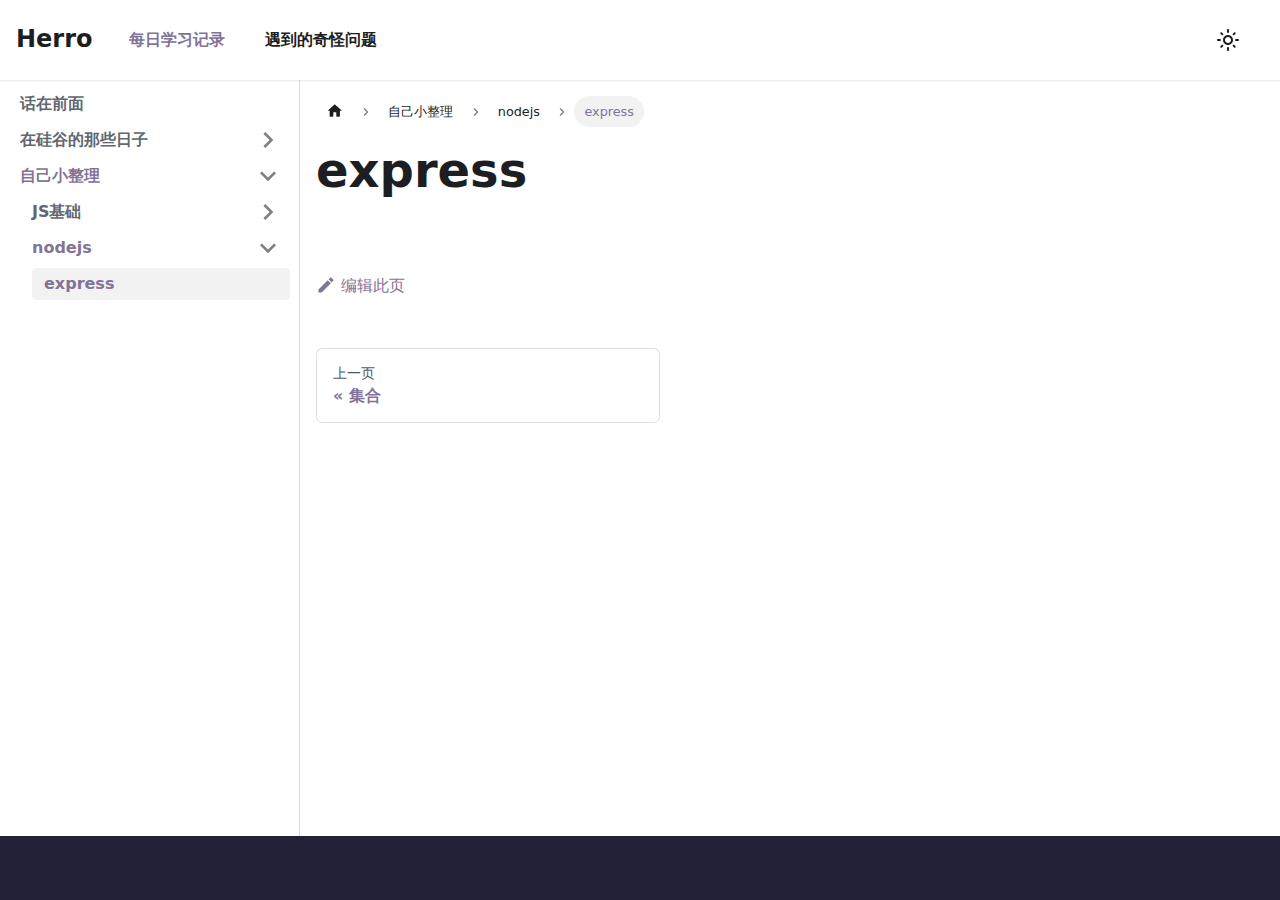
<file: docs/自己小整理/nodejs/express/index.html>
<!doctype html>
<html lang="zh" dir="ltr" class="docs-wrapper docs-doc-page docs-version-current plugin-docs plugin-id-default docs-doc-id-自己小整理/nodejs/express">
<head>
<meta charset="UTF-8">
<meta name="generator" content="Docusaurus v2.2.0">
<title data-rh="true">express |  </title><meta data-rh="true" name="viewport" content="width=device-width,initial-scale=1"><meta data-rh="true" name="twitter:card" content="summary_large_image"><meta data-rh="true" property="og:url" content="https://wangzhen0127.github.io/docs/自己小整理/nodejs/express"><meta data-rh="true" name="docusaurus_locale" content="zh"><meta data-rh="true" name="docsearch:language" content="zh"><meta data-rh="true" name="docusaurus_version" content="current"><meta data-rh="true" name="docusaurus_tag" content="docs-default-current"><meta data-rh="true" name="docsearch:version" content="current"><meta data-rh="true" name="docsearch:docusaurus_tag" content="docs-default-current"><meta data-rh="true" property="og:title" content="express |  "><link data-rh="true" rel="icon" href="/img/favicon.ico"><link data-rh="true" rel="canonical" href="https://wangzhen0127.github.io/docs/自己小整理/nodejs/express"><link data-rh="true" rel="alternate" href="https://wangzhen0127.github.io/docs/自己小整理/nodejs/express" hreflang="zh"><link data-rh="true" rel="alternate" href="https://wangzhen0127.github.io/docs/自己小整理/nodejs/express" hreflang="x-default"><link rel="alternate" type="application/rss+xml" href="/blog/rss.xml" title="  RSS Feed">
<link rel="alternate" type="application/atom+xml" href="/blog/atom.xml" title="  Atom Feed"><link rel="stylesheet" href="/assets/css/styles.d6b8f8d7.css">
<link rel="preload" href="/assets/js/runtime~main.7fb53a2c.js" as="script">
<link rel="preload" href="/assets/js/main.46b35fb4.js" as="script">
</head>
<body class="navigation-with-keyboard">
<script>!function(){function t(t){document.documentElement.setAttribute("data-theme",t)}var e=function(){var t=null;try{t=localStorage.getItem("theme")}catch(t){}return t}();t(null!==e?e:"light")}()</script><div id="__docusaurus">
<div role="region" aria-label="跳到主要内容"><a class="skipToContent_fXgn" href="#docusaurus_skipToContent_fallback">跳到主要内容</a></div><nav class="navbar navbar--fixed-top"><div class="navbar__inner"><div class="navbar__items"><button aria-label="Toggle navigation bar" aria-expanded="false" class="navbar__toggle clean-btn" type="button"><svg width="30" height="30" viewBox="0 0 30 30" aria-hidden="true"><path stroke="currentColor" stroke-linecap="round" stroke-miterlimit="10" stroke-width="2" d="M4 7h22M4 15h22M4 23h22"></path></svg></button><a class="navbar__brand" href="/"><b class="navbar__title text--truncate">Herro</b></a><a aria-current="page" class="navbar__item navbar__link navbar__link--active" href="/docs/intro">每日学习记录</a><a class="navbar__item navbar__link" href="/blog">遇到的奇怪问题</a></div><div class="navbar__items navbar__items--right"><div class="toggle_vylO colorModeToggle_DEke"><button class="clean-btn toggleButton_gllP toggleButtonDisabled_aARS" type="button" disabled="" title="切换浅色/暗黑模式（当前为浅色模式）" aria-label="切换浅色/暗黑模式（当前为浅色模式）" aria-live="polite"><svg viewBox="0 0 24 24" width="24" height="24" class="lightToggleIcon_pyhR"><path fill="currentColor" d="M12,9c1.65,0,3,1.35,3,3s-1.35,3-3,3s-3-1.35-3-3S10.35,9,12,9 M12,7c-2.76,0-5,2.24-5,5s2.24,5,5,5s5-2.24,5-5 S14.76,7,12,7L12,7z M2,13l2,0c0.55,0,1-0.45,1-1s-0.45-1-1-1l-2,0c-0.55,0-1,0.45-1,1S1.45,13,2,13z M20,13l2,0c0.55,0,1-0.45,1-1 s-0.45-1-1-1l-2,0c-0.55,0-1,0.45-1,1S19.45,13,20,13z M11,2v2c0,0.55,0.45,1,1,1s1-0.45,1-1V2c0-0.55-0.45-1-1-1S11,1.45,11,2z M11,20v2c0,0.55,0.45,1,1,1s1-0.45,1-1v-2c0-0.55-0.45-1-1-1C11.45,19,11,19.45,11,20z M5.99,4.58c-0.39-0.39-1.03-0.39-1.41,0 c-0.39,0.39-0.39,1.03,0,1.41l1.06,1.06c0.39,0.39,1.03,0.39,1.41,0s0.39-1.03,0-1.41L5.99,4.58z M18.36,16.95 c-0.39-0.39-1.03-0.39-1.41,0c-0.39,0.39-0.39,1.03,0,1.41l1.06,1.06c0.39,0.39,1.03,0.39,1.41,0c0.39-0.39,0.39-1.03,0-1.41 L18.36,16.95z M19.42,5.99c0.39-0.39,0.39-1.03,0-1.41c-0.39-0.39-1.03-0.39-1.41,0l-1.06,1.06c-0.39,0.39-0.39,1.03,0,1.41 s1.03,0.39,1.41,0L19.42,5.99z M7.05,18.36c0.39-0.39,0.39-1.03,0-1.41c-0.39-0.39-1.03-0.39-1.41,0l-1.06,1.06 c-0.39,0.39-0.39,1.03,0,1.41s1.03,0.39,1.41,0L7.05,18.36z"></path></svg><svg viewBox="0 0 24 24" width="24" height="24" class="darkToggleIcon_wfgR"><path fill="currentColor" d="M9.37,5.51C9.19,6.15,9.1,6.82,9.1,7.5c0,4.08,3.32,7.4,7.4,7.4c0.68,0,1.35-0.09,1.99-0.27C17.45,17.19,14.93,19,12,19 c-3.86,0-7-3.14-7-7C5,9.07,6.81,6.55,9.37,5.51z M12,3c-4.97,0-9,4.03-9,9s4.03,9,9,9s9-4.03,9-9c0-0.46-0.04-0.92-0.1-1.36 c-0.98,1.37-2.58,2.26-4.4,2.26c-2.98,0-5.4-2.42-5.4-5.4c0-1.81,0.89-3.42,2.26-4.4C12.92,3.04,12.46,3,12,3L12,3z"></path></svg></button></div><div class="searchBox_ZlJk"></div></div></div><div role="presentation" class="navbar-sidebar__backdrop"></div></nav><div id="docusaurus_skipToContent_fallback" class="main-wrapper mainWrapper_z2l0 docsWrapper_BCFX"><button aria-label="回到顶部" class="clean-btn theme-back-to-top-button backToTopButton_sjWU" type="button"></button><div class="docPage__5DB"><aside class="theme-doc-sidebar-container docSidebarContainer_b6E3"><div class="sidebar_njMd"><nav class="menu thin-scrollbar menu_SIkG"><ul class="theme-doc-sidebar-menu menu__list"><li class="theme-doc-sidebar-item-link theme-doc-sidebar-item-link-level-1 menu__list-item"><a class="menu__link" href="/docs/intro">话在前面</a></li><li class="theme-doc-sidebar-item-category theme-doc-sidebar-item-category-level-1 menu__list-item menu__list-item--collapsed"><div class="menu__list-item-collapsible"><a class="menu__link menu__link--sublist menu__link--sublist-caret" aria-expanded="false" href="/docs/在硅谷的那些日子/2022.11.30">在硅谷的那些日子</a></div></li><li class="theme-doc-sidebar-item-category theme-doc-sidebar-item-category-level-1 menu__list-item"><div class="menu__list-item-collapsible"><a class="menu__link menu__link--sublist menu__link--sublist-caret menu__link--active" aria-expanded="true" href="/docs/自己小整理/JS基础/定型数组">自己小整理</a></div><ul style="display:block;overflow:visible;height:auto" class="menu__list"><li class="theme-doc-sidebar-item-category theme-doc-sidebar-item-category-level-2 menu__list-item menu__list-item--collapsed"><div class="menu__list-item-collapsible"><a class="menu__link menu__link--sublist menu__link--sublist-caret" aria-expanded="false" tabindex="0" href="/docs/自己小整理/JS基础/定型数组">JS基础</a></div></li><li class="theme-doc-sidebar-item-category theme-doc-sidebar-item-category-level-2 menu__list-item"><div class="menu__list-item-collapsible"><a class="menu__link menu__link--sublist menu__link--sublist-caret menu__link--active" aria-expanded="true" tabindex="0" href="/docs/自己小整理/nodejs/express">nodejs</a></div><ul style="display:block;overflow:visible;height:auto" class="menu__list"><li class="theme-doc-sidebar-item-link theme-doc-sidebar-item-link-level-3 menu__list-item"><a class="menu__link menu__link--active" aria-current="page" tabindex="0" href="/docs/自己小整理/nodejs/express">express</a></li></ul></li></ul></li></ul></nav></div></aside><main class="docMainContainer_gTbr"><div class="container padding-top--md padding-bottom--lg"><div class="row"><div class="col docItemCol_VOVn"><div class="docItemContainer_Djhp"><article><nav class="theme-doc-breadcrumbs breadcrumbsContainer_Z_bl" aria-label="页面路径"><ul class="breadcrumbs" itemscope="" itemtype="https://schema.org/BreadcrumbList"><li class="breadcrumbs__item"><a aria-label="主页面" class="breadcrumbs__link" href="/"><svg viewBox="0 0 24 24" class="breadcrumbHomeIcon_OVgt"><path d="M10 19v-5h4v5c0 .55.45 1 1 1h3c.55 0 1-.45 1-1v-7h1.7c.46 0 .68-.57.33-.87L12.67 3.6c-.38-.34-.96-.34-1.34 0l-8.36 7.53c-.34.3-.13.87.33.87H5v7c0 .55.45 1 1 1h3c.55 0 1-.45 1-1z" fill="currentColor"></path></svg></a></li><li class="breadcrumbs__item"><span class="breadcrumbs__link">自己小整理</span><meta itemprop="position" content="1"></li><li class="breadcrumbs__item"><span class="breadcrumbs__link">nodejs</span><meta itemprop="position" content="2"></li><li itemscope="" itemprop="itemListElement" itemtype="https://schema.org/ListItem" class="breadcrumbs__item breadcrumbs__item--active"><span class="breadcrumbs__link" itemprop="name">express</span><meta itemprop="position" content="3"></li></ul></nav><div class="theme-doc-markdown markdown"><header><h1>express</h1></header></div><footer class="theme-doc-footer docusaurus-mt-lg"><div class="theme-doc-footer-edit-meta-row row"><div class="col"><a href="https://github.com/facebook/docusaurus/tree/main/packages/create-docusaurus/templates/shared/docs/自己小整理/nodejs/express.md" target="_blank" rel="noreferrer noopener" class="theme-edit-this-page"><svg fill="currentColor" height="20" width="20" viewBox="0 0 40 40" class="iconEdit_Z9Sw" aria-hidden="true"><g><path d="m34.5 11.7l-3 3.1-6.3-6.3 3.1-3q0.5-0.5 1.2-0.5t1.1 0.5l3.9 3.9q0.5 0.4 0.5 1.1t-0.5 1.2z m-29.5 17.1l18.4-18.5 6.3 6.3-18.4 18.4h-6.3v-6.2z"></path></g></svg>编辑此页</a></div><div class="col lastUpdated_vwxv"></div></div></footer></article><nav class="pagination-nav docusaurus-mt-lg" aria-label="文档分页导航"><a class="pagination-nav__link pagination-nav__link--prev" href="/docs/自己小整理/JS基础/集合"><div class="pagination-nav__sublabel">上一页</div><div class="pagination-nav__label">集合</div></a></nav></div></div></div></div></main></div></div><footer class="footer footer--dark"><div class="container container-fluid"></div></footer></div>
<script src="/assets/js/runtime~main.7fb53a2c.js"></script>
<script src="/assets/js/main.46b35fb4.js"></script>
</body>
</html>
</file>
<file: assets/css/styles.d6b8f8d7.css>
.col,.container{padding:0 var(--ifm-spacing-horizontal);width:100%}.markdown>h2,.markdown>h3,.markdown>h4,.markdown>h5,.markdown>h6{margin-bottom:calc(var(--ifm-heading-vertical-rhythm-bottom)*var(--ifm-leading))}.markdown li,body{word-wrap:break-word}body,ol ol,ol ul,ul ol,ul ul{margin:0}pre,table{overflow:auto}blockquote,pre{margin:0 0 var(--ifm-spacing-vertical)}.breadcrumbs__link,.button{transition-timing-function:var(--ifm-transition-timing-default)}.button,code{vertical-align:middle}.button--outline.button--active,.button--outline:active,.button--outline:hover,:root{--ifm-button-color:var(--ifm-font-color-base-inverse)}.menu__link:hover,a{transition:color var(--ifm-transition-fast) var(--ifm-transition-timing-default)}.navbar--dark,:root{--ifm-navbar-link-hover-color:var(--ifm-color-primary)}.menu,.navbar-sidebar{overflow-x:hidden}:root,html[data-theme=dark]{--ifm-color-emphasis-500:var(--ifm-color-gray-500)}.toggleButton_gllP,html{-webkit-tap-highlight-color:transparent}.clean-list,.containsTaskList_mC6p,.details_lb9f>summary,.dropdown__menu,.menu__list{list-style:none}:root{--ifm-color-scheme:light;--ifm-dark-value:10%;--ifm-darker-value:15%;--ifm-darkest-value:30%;--ifm-light-value:15%;--ifm-lighter-value:30%;--ifm-lightest-value:50%;--ifm-contrast-background-value:90%;--ifm-contrast-foreground-value:70%;--ifm-contrast-background-dark-value:70%;--ifm-contrast-foreground-dark-value:90%;--ifm-color-primary:#3578e5;--ifm-color-secondary:#ebedf0;--ifm-color-success:#00a400;--ifm-color-info:#54c7ec;--ifm-color-warning:#ffba00;--ifm-color-danger:#fa383e;--ifm-color-primary-dark:#306cce;--ifm-color-primary-darker:#2d66c3;--ifm-color-primary-darkest:#2554a0;--ifm-color-primary-light:#538ce9;--ifm-color-primary-lighter:#72a1ed;--ifm-color-primary-lightest:#9abcf2;--ifm-color-primary-contrast-background:#ebf2fc;--ifm-color-primary-contrast-foreground:#102445;--ifm-color-secondary-dark:#d4d5d8;--ifm-color-secondary-darker:#c8c9cc;--ifm-color-secondary-darkest:#a4a6a8;--ifm-color-secondary-light:#eef0f2;--ifm-color-secondary-lighter:#f1f2f5;--ifm-color-secondary-lightest:#f5f6f8;--ifm-color-secondary-contrast-background:#fdfdfe;--ifm-color-secondary-contrast-foreground:#474748;--ifm-color-success-dark:#009400;--ifm-color-success-darker:#008b00;--ifm-color-success-darkest:#007300;--ifm-color-success-light:#26b226;--ifm-color-success-lighter:#4dbf4d;--ifm-color-success-lightest:#80d280;--ifm-color-success-contrast-background:#e6f6e6;--ifm-color-success-contrast-foreground:#003100;--ifm-color-info-dark:#4cb3d4;--ifm-color-info-darker:#47a9c9;--ifm-color-info-darkest:#3b8ba5;--ifm-color-info-light:#6ecfef;--ifm-color-info-lighter:#87d8f2;--ifm-color-info-lightest:#aae3f6;--ifm-color-info-contrast-background:#eef9fd;--ifm-color-info-contrast-foreground:#193c47;--ifm-color-warning-dark:#e6a700;--ifm-color-warning-darker:#d99e00;--ifm-color-warning-darkest:#b38200;--ifm-color-warning-light:#ffc426;--ifm-color-warning-lighter:#ffcf4d;--ifm-color-warning-lightest:#ffdd80;--ifm-color-warning-contrast-background:#fff8e6;--ifm-color-warning-contrast-foreground:#4d3800;--ifm-color-danger-dark:#e13238;--ifm-color-danger-darker:#d53035;--ifm-color-danger-darkest:#af272b;--ifm-color-danger-light:#fb565b;--ifm-color-danger-lighter:#fb7478;--ifm-color-danger-lightest:#fd9c9f;--ifm-color-danger-contrast-background:#ffebec;--ifm-color-danger-contrast-foreground:#4b1113;--ifm-color-white:#fff;--ifm-color-black:#000;--ifm-color-gray-0:var(--ifm-color-white);--ifm-color-gray-100:#f5f6f7;--ifm-color-gray-200:#ebedf0;--ifm-color-gray-300:#dadde1;--ifm-color-gray-400:#ccd0d5;--ifm-color-gray-500:#bec3c9;--ifm-color-gray-600:#8d949e;--ifm-color-gray-700:#606770;--ifm-color-gray-800:#444950;--ifm-color-gray-900:#1c1e21;--ifm-color-gray-1000:var(--ifm-color-black);--ifm-color-emphasis-0:var(--ifm-color-gray-0);--ifm-color-emphasis-100:var(--ifm-color-gray-100);--ifm-color-emphasis-200:var(--ifm-color-gray-200);--ifm-color-emphasis-300:var(--ifm-color-gray-300);--ifm-color-emphasis-400:var(--ifm-color-gray-400);--ifm-color-emphasis-600:var(--ifm-color-gray-600);--ifm-color-emphasis-700:var(--ifm-color-gray-700);--ifm-color-emphasis-800:var(--ifm-color-gray-800);--ifm-color-emphasis-900:var(--ifm-color-gray-900);--ifm-color-emphasis-1000:var(--ifm-color-gray-1000);--ifm-color-content:var(--ifm-color-emphasis-900);--ifm-color-content-inverse:var(--ifm-color-emphasis-0);--ifm-color-content-secondary:#525860;--ifm-background-color:#0000;--ifm-background-surface-color:var(--ifm-color-content-inverse);--ifm-global-border-width:1px;--ifm-global-radius:0.4rem;--ifm-hover-overlay:#0000000d;--ifm-font-color-base:var(--ifm-color-content);--ifm-font-color-base-inverse:var(--ifm-color-content-inverse);--ifm-font-color-secondary:var(--ifm-color-content-secondary);--ifm-font-family-base:system-ui,-apple-system,Segoe UI,Roboto,Ubuntu,Cantarell,Noto Sans,sans-serif,BlinkMacSystemFont,"Segoe UI",Helvetica,Arial,sans-serif,"Apple Color Emoji","Segoe UI Emoji","Segoe UI Symbol";--ifm-font-family-monospace:SFMono-Regular,Menlo,Monaco,Consolas,"Liberation Mono","Courier New",monospace;--ifm-font-size-base:100%;--ifm-font-weight-light:300;--ifm-font-weight-normal:400;--ifm-font-weight-semibold:500;--ifm-font-weight-bold:700;--ifm-font-weight-base:var(--ifm-font-weight-normal);--ifm-line-height-base:1.65;--ifm-global-spacing:1rem;--ifm-spacing-vertical:var(--ifm-global-spacing);--ifm-spacing-horizontal:var(--ifm-global-spacing);--ifm-transition-fast:200ms;--ifm-transition-slow:400ms;--ifm-transition-timing-default:cubic-bezier(0.08,0.52,0.52,1);--ifm-global-shadow-lw:0 1px 2px 0 #0000001a;--ifm-global-shadow-md:0 5px 40px #0003;--ifm-global-shadow-tl:0 12px 28px 0 #0003,0 2px 4px 0 #0000001a;--ifm-z-index-dropdown:100;--ifm-z-index-fixed:200;--ifm-z-index-overlay:400;--ifm-container-width:1140px;--ifm-container-width-xl:1320px;--ifm-code-background:#f6f7f8;--ifm-code-border-radius:var(--ifm-global-radius);--ifm-code-font-size:90%;--ifm-code-padding-horizontal:0.1rem;--ifm-code-padding-vertical:0.1rem;--ifm-pre-background:var(--ifm-code-background);--ifm-pre-border-radius:var(--ifm-code-border-radius);--ifm-pre-color:inherit;--ifm-pre-line-height:1.45;--ifm-pre-padding:1rem;--ifm-heading-color:inherit;--ifm-heading-margin-top:0;--ifm-heading-margin-bottom:var(--ifm-spacing-vertical);--ifm-heading-font-family:var(--ifm-font-family-base);--ifm-heading-font-weight:var(--ifm-font-weight-bold);--ifm-heading-line-height:1.25;--ifm-h1-font-size:2rem;--ifm-h2-font-size:1.5rem;--ifm-h3-font-size:1.25rem;--ifm-h4-font-size:1rem;--ifm-h5-font-size:0.875rem;--ifm-h6-font-size:0.85rem;--ifm-image-alignment-padding:1.25rem;--ifm-leading-desktop:1.25;--ifm-leading:calc(var(--ifm-leading-desktop)*1rem);--ifm-list-left-padding:2rem;--ifm-list-margin:1rem;--ifm-list-item-margin:0.25rem;--ifm-list-paragraph-margin:1rem;--ifm-table-cell-padding:0.75rem;--ifm-table-background:#0000;--ifm-table-stripe-background:#00000008;--ifm-table-border-width:1px;--ifm-table-border-color:var(--ifm-color-emphasis-300);--ifm-table-head-background:inherit;--ifm-table-head-color:inherit;--ifm-table-head-font-weight:var(--ifm-font-weight-bold);--ifm-table-cell-color:inherit;--ifm-link-color:var(--ifm-color-primary);--ifm-link-hover-color:var(--ifm-link-color);--ifm-link-hover-decoration:underline;--ifm-paragraph-margin-bottom:var(--ifm-leading);--ifm-blockquote-font-size:var(--ifm-font-size-base);--ifm-blockquote-border-left-width:2px;--ifm-blockquote-padding-horizontal:var(--ifm-spacing-horizontal);--ifm-blockquote-padding-vertical:0;--ifm-blockquote-shadow:none;--ifm-blockquote-color:var(--ifm-color-emphasis-800);--ifm-blockquote-border-color:var(--ifm-color-emphasis-300);--ifm-hr-background-color:var(--ifm-color-emphasis-500);--ifm-hr-height:1px;--ifm-hr-margin-vertical:1.5rem;--ifm-scrollbar-size:7px;--ifm-scrollbar-track-background-color:#f1f1f1;--ifm-scrollbar-thumb-background-color:silver;--ifm-scrollbar-thumb-hover-background-color:#a7a7a7;--ifm-alert-background-color:inherit;--ifm-alert-border-color:inherit;--ifm-alert-border-radius:var(--ifm-global-radius);--ifm-alert-border-width:0px;--ifm-alert-border-left-width:5px;--ifm-alert-color:var(--ifm-font-color-base);--ifm-alert-padding-horizontal:var(--ifm-spacing-horizontal);--ifm-alert-padding-vertical:var(--ifm-spacing-vertical);--ifm-alert-shadow:var(--ifm-global-shadow-lw);--ifm-avatar-intro-margin:1rem;--ifm-avatar-intro-alignment:inherit;--ifm-avatar-photo-size:3rem;--ifm-badge-background-color:inherit;--ifm-badge-border-color:inherit;--ifm-badge-border-radius:var(--ifm-global-radius);--ifm-badge-border-width:var(--ifm-global-border-width);--ifm-badge-color:var(--ifm-color-white);--ifm-badge-padding-horizontal:calc(var(--ifm-spacing-horizontal)*0.5);--ifm-badge-padding-vertical:calc(var(--ifm-spacing-vertical)*0.25);--ifm-breadcrumb-border-radius:1.5rem;--ifm-breadcrumb-spacing:0.5rem;--ifm-breadcrumb-color-active:var(--ifm-color-primary);--ifm-breadcrumb-item-background-active:var(--ifm-hover-overlay);--ifm-breadcrumb-padding-horizontal:0.8rem;--ifm-breadcrumb-padding-vertical:0.4rem;--ifm-breadcrumb-size-multiplier:1;--ifm-breadcrumb-separator:url('data:image/svg+xml;utf8,<svg xmlns="http://www.w3.org/2000/svg" x="0px" y="0px" viewBox="0 0 256 256"><g><g><polygon points="79.093,0 48.907,30.187 146.72,128 48.907,225.813 79.093,256 207.093,128"/></g></g><g></g><g></g><g></g><g></g><g></g><g></g><g></g><g></g><g></g><g></g><g></g><g></g><g></g><g></g><g></g></svg>');--ifm-breadcrumb-separator-filter:none;--ifm-breadcrumb-separator-size:0.5rem;--ifm-breadcrumb-separator-size-multiplier:1.25;--ifm-button-background-color:inherit;--ifm-button-border-color:var(--ifm-button-background-color);--ifm-button-border-width:var(--ifm-global-border-width);--ifm-button-font-weight:var(--ifm-font-weight-bold);--ifm-button-padding-horizontal:1.5rem;--ifm-button-padding-vertical:0.375rem;--ifm-button-size-multiplier:1;--ifm-button-transition-duration:var(--ifm-transition-fast);--ifm-button-border-radius:calc(var(--ifm-global-radius)*var(--ifm-button-size-multiplier));--ifm-button-group-spacing:2px;--ifm-card-background-color:var(--ifm-background-surface-color);--ifm-card-border-radius:calc(var(--ifm-global-radius)*2);--ifm-card-horizontal-spacing:var(--ifm-global-spacing);--ifm-card-vertical-spacing:var(--ifm-global-spacing);--ifm-toc-border-color:var(--ifm-color-emphasis-300);--ifm-toc-link-color:var(--ifm-color-content-secondary);--ifm-toc-padding-vertical:0.5rem;--ifm-toc-padding-horizontal:0.5rem;--ifm-dropdown-background-color:var(--ifm-background-surface-color);--ifm-dropdown-font-weight:var(--ifm-font-weight-semibold);--ifm-dropdown-link-color:var(--ifm-font-color-base);--ifm-dropdown-hover-background-color:var(--ifm-hover-overlay);--ifm-footer-background-color:var(--ifm-color-emphasis-100);--ifm-footer-color:inherit;--ifm-footer-link-color:var(--ifm-color-emphasis-700);--ifm-footer-link-hover-color:var(--ifm-color-primary);--ifm-footer-link-horizontal-spacing:0.5rem;--ifm-footer-padding-horizontal:calc(var(--ifm-spacing-horizontal)*2);--ifm-footer-padding-vertical:calc(var(--ifm-spacing-vertical)*2);--ifm-footer-title-color:inherit;--ifm-footer-logo-max-width:min(30rem,90vw);--ifm-hero-background-color:var(--ifm-background-surface-color);--ifm-hero-text-color:var(--ifm-color-emphasis-800);--ifm-menu-color:var(--ifm-color-emphasis-700);--ifm-menu-color-active:var(--ifm-color-primary);--ifm-menu-color-background-active:var(--ifm-hover-overlay);--ifm-menu-color-background-hover:var(--ifm-hover-overlay);--ifm-menu-link-padding-horizontal:0.75rem;--ifm-menu-link-padding-vertical:0.375rem;--ifm-menu-link-sublist-icon:url('data:image/svg+xml;utf8,<svg xmlns="http://www.w3.org/2000/svg" width="16px" height="16px" viewBox="0 0 24 24"><path fill="rgba(0,0,0,0.5)" d="M7.41 15.41L12 10.83l4.59 4.58L18 14l-6-6-6 6z"></path></svg>');--ifm-menu-link-sublist-icon-filter:none;--ifm-navbar-background-color:var(--ifm-background-surface-color);--ifm-navbar-height:3.75rem;--ifm-navbar-item-padding-horizontal:0.75rem;--ifm-navbar-item-padding-vertical:0.25rem;--ifm-navbar-link-color:var(--ifm-font-color-base);--ifm-navbar-link-active-color:var(--ifm-link-color);--ifm-navbar-padding-horizontal:var(--ifm-spacing-horizontal);--ifm-navbar-padding-vertical:calc(var(--ifm-spacing-vertical)*0.5);--ifm-navbar-shadow:var(--ifm-global-shadow-lw);--ifm-navbar-search-input-background-color:var(--ifm-color-emphasis-200);--ifm-navbar-search-input-color:var(--ifm-color-emphasis-800);--ifm-navbar-search-input-placeholder-color:var(--ifm-color-emphasis-500);--ifm-navbar-search-input-icon:url('data:image/svg+xml;utf8,<svg fill="currentColor" xmlns="http://www.w3.org/2000/svg" viewBox="0 0 16 16" height="16px" width="16px"><path d="M6.02945,10.20327a4.17382,4.17382,0,1,1,4.17382-4.17382A4.15609,4.15609,0,0,1,6.02945,10.20327Zm9.69195,4.2199L10.8989,9.59979A5.88021,5.88021,0,0,0,12.058,6.02856,6.00467,6.00467,0,1,0,9.59979,10.8989l4.82338,4.82338a.89729.89729,0,0,0,1.29912,0,.89749.89749,0,0,0-.00087-1.29909Z" /></svg>');--ifm-navbar-sidebar-width:83vw;--ifm-pagination-border-radius:var(--ifm-global-radius);--ifm-pagination-color-active:var(--ifm-color-primary);--ifm-pagination-font-size:1rem;--ifm-pagination-item-active-background:var(--ifm-hover-overlay);--ifm-pagination-page-spacing:0.2em;--ifm-pagination-padding-horizontal:calc(var(--ifm-spacing-horizontal)*1);--ifm-pagination-padding-vertical:calc(var(--ifm-spacing-vertical)*0.25);--ifm-pagination-nav-border-radius:var(--ifm-global-radius);--ifm-pagination-nav-color-hover:var(--ifm-color-primary);--ifm-pills-color-active:var(--ifm-color-primary);--ifm-pills-color-background-active:var(--ifm-hover-overlay);--ifm-pills-spacing:0.125rem;--ifm-tabs-color:var(--ifm-font-color-secondary);--ifm-tabs-color-active:var(--ifm-color-primary);--ifm-tabs-color-active-border:var(--ifm-tabs-color-active);--ifm-tabs-padding-horizontal:1rem;--ifm-tabs-padding-vertical:1rem}.badge--danger,.badge--info,.badge--primary,.badge--secondary,.badge--success,.badge--warning{--ifm-badge-border-color:var(--ifm-badge-background-color)}.button--link,.button--outline{--ifm-button-background-color:#0000}*{box-sizing:border-box}html{-webkit-font-smoothing:antialiased;-webkit-text-size-adjust:100%;text-size-adjust:100%;background-color:var(--ifm-background-color);color:var(--ifm-font-color-base);color-scheme:var(--ifm-color-scheme);font:var(--ifm-font-size-base)/var(--ifm-line-height-base) var(--ifm-font-family-base);text-rendering:optimizelegibility}iframe{border:0;color-scheme:auto}.container{margin:0 auto;max-width:var(--ifm-container-width)}.container--fluid{max-width:inherit}.row{display:flex;flex-wrap:wrap;margin:0 calc(var(--ifm-spacing-horizontal)*-1)}.margin-bottom--none,.margin-vert--none,.markdown>:last-child{margin-bottom:0!important}.margin-top--none,.margin-vert--none{margin-top:0!important}.row--no-gutters{margin-left:0;margin-right:0}.margin-horiz--none,.margin-right--none{margin-right:0!important}.row--no-gutters>.col{padding-left:0;padding-right:0}.row--align-top{align-items:flex-start}.row--align-bottom{align-items:flex-end}.menuExternalLink_NmtK,.row--align-center{align-items:center}.row--align-stretch{align-items:stretch}.row--align-baseline{align-items:baseline}.col{--ifm-col-width:100%;flex:1 0;margin-left:0;max-width:var(--ifm-col-width)}.padding-bottom--none,.padding-vert--none{padding-bottom:0!important}.padding-top--none,.padding-vert--none{padding-top:0!important}.padding-horiz--none,.padding-left--none{padding-left:0!important}.padding-horiz--none,.padding-right--none{padding-right:0!important}.col[class*=col--]{flex:0 0 var(--ifm-col-width)}.col--1{--ifm-col-width:8.33333%}.col--offset-1{margin-left:8.33333%}.col--2{--ifm-col-width:16.66667%}.col--offset-2{margin-left:16.66667%}.col--3{--ifm-col-width:25%}.col--offset-3{margin-left:25%}.col--4{--ifm-col-width:33.33333%}.col--offset-4{margin-left:33.33333%}.col--5{--ifm-col-width:41.66667%}.col--offset-5{margin-left:41.66667%}.col--6{--ifm-col-width:50%}.col--offset-6{margin-left:50%}.col--7{--ifm-col-width:58.33333%}.col--offset-7{margin-left:58.33333%}.col--8{--ifm-col-width:66.66667%}.col--offset-8{margin-left:66.66667%}.col--9{--ifm-col-width:75%}.col--offset-9{margin-left:75%}.col--10{--ifm-col-width:83.33333%}.col--offset-10{margin-left:83.33333%}.col--11{--ifm-col-width:91.66667%}.col--offset-11{margin-left:91.66667%}.col--12{--ifm-col-width:100%}.col--offset-12{margin-left:100%}.margin-horiz--none,.margin-left--none{margin-left:0!important}.margin--none{margin:0!important}.margin-bottom--xs,.margin-vert--xs{margin-bottom:.25rem!important}.margin-top--xs,.margin-vert--xs{margin-top:.25rem!important}.margin-horiz--xs,.margin-left--xs{margin-left:.25rem!important}.margin-horiz--xs,.margin-right--xs{margin-right:.25rem!important}.margin--xs{margin:.25rem!important}.margin-bottom--sm,.margin-vert--sm{margin-bottom:.5rem!important}.margin-top--sm,.margin-vert--sm{margin-top:.5rem!important}.margin-horiz--sm,.margin-left--sm{margin-left:.5rem!important}.margin-horiz--sm,.margin-right--sm{margin-right:.5rem!important}.margin--sm{margin:.5rem!important}.margin-bottom--md,.margin-vert--md{margin-bottom:1rem!important}.margin-top--md,.margin-vert--md{margin-top:1rem!important}.margin-horiz--md,.margin-left--md{margin-left:1rem!important}.margin-horiz--md,.margin-right--md{margin-right:1rem!important}.margin--md{margin:1rem!important}.margin-bottom--lg,.margin-vert--lg{margin-bottom:2rem!important}.margin-top--lg,.margin-vert--lg{margin-top:2rem!important}.margin-horiz--lg,.margin-left--lg{margin-left:2rem!important}.margin-horiz--lg,.margin-right--lg{margin-right:2rem!important}.margin--lg{margin:2rem!important}.margin-bottom--xl,.margin-vert--xl{margin-bottom:5rem!important}.margin-top--xl,.margin-vert--xl{margin-top:5rem!important}.margin-horiz--xl,.margin-left--xl{margin-left:5rem!important}.margin-horiz--xl,.margin-right--xl{margin-right:5rem!important}.margin--xl{margin:5rem!important}.padding--none{padding:0!important}.padding-bottom--xs,.padding-vert--xs{padding-bottom:.25rem!important}.padding-top--xs,.padding-vert--xs{padding-top:.25rem!important}.padding-horiz--xs,.padding-left--xs{padding-left:.25rem!important}.padding-horiz--xs,.padding-right--xs{padding-right:.25rem!important}.padding--xs{padding:.25rem!important}.padding-bottom--sm,.padding-vert--sm{padding-bottom:.5rem!important}.padding-top--sm,.padding-vert--sm{padding-top:.5rem!important}.padding-horiz--sm,.padding-left--sm{padding-left:.5rem!important}.padding-horiz--sm,.padding-right--sm{padding-right:.5rem!important}.padding--sm{padding:.5rem!important}.padding-bottom--md,.padding-vert--md{padding-bottom:1rem!important}.padding-top--md,.padding-vert--md{padding-top:1rem!important}.padding-horiz--md,.padding-left--md{padding-left:1rem!important}.padding-horiz--md,.padding-right--md{padding-right:1rem!important}.padding--md{padding:1rem!important}.padding-bottom--lg,.padding-vert--lg{padding-bottom:2rem!important}.padding-top--lg,.padding-vert--lg{padding-top:2rem!important}.padding-horiz--lg,.padding-left--lg{padding-left:2rem!important}.padding-horiz--lg,.padding-right--lg{padding-right:2rem!important}.padding--lg{padding:2rem!important}.padding-bottom--xl,.padding-vert--xl{padding-bottom:5rem!important}.padding-top--xl,.padding-vert--xl{padding-top:5rem!important}.padding-horiz--xl,.padding-left--xl{padding-left:5rem!important}.padding-horiz--xl,.padding-right--xl{padding-right:5rem!important}.padding--xl{padding:5rem!important}code{background-color:var(--ifm-code-background);border:.1rem solid #0000001a;border-radius:var(--ifm-code-border-radius);font-family:var(--ifm-font-family-monospace);font-size:var(--ifm-code-font-size);padding:var(--ifm-code-padding-vertical) var(--ifm-code-padding-horizontal)}a code{color:inherit}pre{background-color:var(--ifm-pre-background);border-radius:var(--ifm-pre-border-radius);color:var(--ifm-pre-color);font:var(--ifm-code-font-size)/var(--ifm-pre-line-height) var(--ifm-font-family-monospace);padding:var(--ifm-pre-padding)}pre code{background-color:initial;border:none;font-size:100%;line-height:inherit;padding:0}kbd{background-color:var(--ifm-color-emphasis-0);border:1px solid var(--ifm-color-emphasis-400);border-radius:.2rem;box-shadow:inset 0 -1px 0 var(--ifm-color-emphasis-400);color:var(--ifm-color-emphasis-800);font:80% var(--ifm-font-family-monospace);padding:.15rem .3rem}h1,h2,h3,h4,h5,h6{color:var(--ifm-heading-color);font-family:var(--ifm-heading-font-family);font-weight:var(--ifm-heading-font-weight);line-height:var(--ifm-heading-line-height);margin:var(--ifm-heading-margin-top) 0 var(--ifm-heading-margin-bottom) 0}h1{font-size:var(--ifm-h1-font-size)}h2{font-size:var(--ifm-h2-font-size)}h3{font-size:var(--ifm-h3-font-size)}h4{font-size:var(--ifm-h4-font-size)}h5{font-size:var(--ifm-h5-font-size)}h6{font-size:var(--ifm-h6-font-size)}img{max-width:100%}img[align=right]{padding-left:var(--image-alignment-padding)}img[align=left]{padding-right:var(--image-alignment-padding)}.markdown{--ifm-h1-vertical-rhythm-top:3;--ifm-h2-vertical-rhythm-top:2;--ifm-h3-vertical-rhythm-top:1.5;--ifm-heading-vertical-rhythm-top:1.25;--ifm-h1-vertical-rhythm-bottom:1.25;--ifm-heading-vertical-rhythm-bottom:1}.markdown:after,.markdown:before{content:"";display:table}.markdown:after{clear:both}.markdown h1:first-child{--ifm-h1-font-size:3rem;margin-bottom:calc(var(--ifm-h1-vertical-rhythm-bottom)*var(--ifm-leading))}.markdown>h2{--ifm-h2-font-size:2rem;margin-top:calc(var(--ifm-h2-vertical-rhythm-top)*var(--ifm-leading))}.markdown>h3{--ifm-h3-font-size:1.5rem;margin-top:calc(var(--ifm-h3-vertical-rhythm-top)*var(--ifm-leading))}.markdown>h4,.markdown>h5,.markdown>h6{margin-top:calc(var(--ifm-heading-vertical-rhythm-top)*var(--ifm-leading))}.markdown>p,.markdown>pre,.markdown>ul{margin-bottom:var(--ifm-leading)}.markdown li>p{margin-top:var(--ifm-list-paragraph-margin)}.markdown li+li{margin-top:var(--ifm-list-item-margin)}ol,ul{margin:0 0 var(--ifm-list-margin);padding-left:var(--ifm-list-left-padding)}ol ol,ul ol{list-style-type:lower-roman}ol ol ol,ol ul ol,ul ol ol,ul ul ol{list-style-type:lower-alpha}table{border-collapse:collapse;display:block;margin-bottom:var(--ifm-spacing-vertical)}table thead tr{border-bottom:2px solid var(--ifm-table-border-color)}table thead,table tr:nth-child(2n){background-color:var(--ifm-table-stripe-background)}table tr{background-color:var(--ifm-table-background);border-top:var(--ifm-table-border-width) solid var(--ifm-table-border-color)}table td,table th{border:var(--ifm-table-border-width) solid var(--ifm-table-border-color);padding:var(--ifm-table-cell-padding)}table th{background-color:var(--ifm-table-head-background);color:var(--ifm-table-head-color);font-weight:var(--ifm-table-head-font-weight)}table td{color:var(--ifm-table-cell-color)}strong{font-weight:var(--ifm-font-weight-bold)}a{color:var(--ifm-link-color);text-decoration:var(--ifm-link-decoration)}a:hover{color:var(--ifm-link-hover-color);text-decoration:var(--ifm-link-hover-decoration)}.button:hover,.text--no-decoration,.text--no-decoration:hover,a:not([href]){text-decoration:none}p{margin:0 0 var(--ifm-paragraph-margin-bottom)}blockquote{border-left:var(--ifm-blockquote-border-left-width) solid var(--ifm-blockquote-border-color);box-shadow:var(--ifm-blockquote-shadow);color:var(--ifm-blockquote-color);font-size:var(--ifm-blockquote-font-size);padding:var(--ifm-blockquote-padding-vertical) var(--ifm-blockquote-padding-horizontal)}blockquote>:first-child{margin-top:0}blockquote>:last-child{margin-bottom:0}hr{background-color:var(--ifm-hr-background-color);border:0;height:var(--ifm-hr-height);margin:var(--ifm-hr-margin-vertical) 0}.shadow--lw{box-shadow:var(--ifm-global-shadow-lw)!important}.shadow--md{box-shadow:var(--ifm-global-shadow-md)!important}.shadow--tl{box-shadow:var(--ifm-global-shadow-tl)!important}.blogPostTitle_node_modules-\@docusaurus-theme-classic-lib-next-theme-BlogPostItem-styles-module a:hover,.text--primary,.wordWrapButtonEnabled_EoeP .wordWrapButtonIcon_Bwma{color:var(--ifm-color-primary)}.text--secondary{color:var(--ifm-color-secondary)}.text--success{color:var(--ifm-color-success)}.text--info{color:var(--ifm-color-info)}.text--warning{color:var(--ifm-color-warning)}.text--danger{color:var(--ifm-color-danger)}.text--center{text-align:center}.text--left{text-align:left}.text--justify{text-align:justify}.text--right{text-align:right}.text--capitalize{text-transform:capitalize}.text--lowercase{text-transform:lowercase}.admonitionHeading_tbUL,.alert__heading,.text--uppercase{text-transform:uppercase}.text--light{font-weight:var(--ifm-font-weight-light)}.text--normal{font-weight:var(--ifm-font-weight-normal)}.text--semibold{font-weight:var(--ifm-font-weight-semibold)}.text--bold{font-weight:var(--ifm-font-weight-bold)}.text--italic{font-style:italic}.text--truncate{overflow:hidden;text-overflow:ellipsis;white-space:nowrap}.text--break{word-wrap:break-word!important;word-break:break-word!important}.clean-btn{background:none;border:none;color:inherit;cursor:pointer;font-family:inherit;padding:0}.alert,.alert .close{color:var(--ifm-alert-foreground-color)}.clean-list{padding-left:0}.alert--primary{--ifm-alert-background-color:var(--ifm-color-primary-contrast-background);--ifm-alert-background-color-highlight:#3578e526;--ifm-alert-foreground-color:var(--ifm-color-primary-contrast-foreground);--ifm-alert-border-color:var(--ifm-color-primary-dark)}.alert--secondary{--ifm-alert-background-color:var(--ifm-color-secondary-contrast-background);--ifm-alert-background-color-highlight:#ebedf026;--ifm-alert-foreground-color:var(--ifm-color-secondary-contrast-foreground);--ifm-alert-border-color:var(--ifm-color-secondary-dark)}.alert--success{--ifm-alert-background-color:var(--ifm-color-success-contrast-background);--ifm-alert-background-color-highlight:#00a40026;--ifm-alert-foreground-color:var(--ifm-color-success-contrast-foreground);--ifm-alert-border-color:var(--ifm-color-success-dark)}.alert--info{--ifm-alert-background-color:var(--ifm-color-info-contrast-background);--ifm-alert-background-color-highlight:#54c7ec26;--ifm-alert-foreground-color:var(--ifm-color-info-contrast-foreground);--ifm-alert-border-color:var(--ifm-color-info-dark)}.alert--warning{--ifm-alert-background-color:var(--ifm-color-warning-contrast-background);--ifm-alert-background-color-highlight:#ffba0026;--ifm-alert-foreground-color:var(--ifm-color-warning-contrast-foreground);--ifm-alert-border-color:var(--ifm-color-warning-dark)}.alert--danger{--ifm-alert-background-color:var(--ifm-color-danger-contrast-background);--ifm-alert-background-color-highlight:#fa383e26;--ifm-alert-foreground-color:var(--ifm-color-danger-contrast-foreground);--ifm-alert-border-color:var(--ifm-color-danger-dark)}.alert{--ifm-code-background:var(--ifm-alert-background-color-highlight);--ifm-link-color:var(--ifm-alert-foreground-color);--ifm-link-hover-color:var(--ifm-alert-foreground-color);--ifm-link-decoration:underline;--ifm-tabs-color:var(--ifm-alert-foreground-color);--ifm-tabs-color-active:var(--ifm-alert-foreground-color);--ifm-tabs-color-active-border:var(--ifm-alert-border-color);background-color:var(--ifm-alert-background-color);border:var(--ifm-alert-border-width) solid var(--ifm-alert-border-color);border-left-width:var(--ifm-alert-border-left-width);border-radius:var(--ifm-alert-border-radius);box-shadow:var(--ifm-alert-shadow);padding:var(--ifm-alert-padding-vertical) var(--ifm-alert-padding-horizontal)}.alert__heading{align-items:center;display:flex;font:700 var(--ifm-h5-font-size)/var(--ifm-heading-line-height) var(--ifm-heading-font-family);margin-bottom:.5rem}.alert__icon{display:inline-flex;margin-right:.4em}.alert__icon svg{fill:var(--ifm-alert-foreground-color);stroke:var(--ifm-alert-foreground-color);stroke-width:0}.alert .close{margin:calc(var(--ifm-alert-padding-vertical)*-1) calc(var(--ifm-alert-padding-horizontal)*-1) 0 0;opacity:.75}.alert .close:focus,.alert .close:hover{opacity:1}.alert a{text-decoration-color:var(--ifm-alert-border-color)}.alert a:hover{text-decoration-thickness:2px}.avatar{column-gap:var(--ifm-avatar-intro-margin);display:flex}.avatar__photo{border-radius:50%;display:block;height:var(--ifm-avatar-photo-size);overflow:hidden;width:var(--ifm-avatar-photo-size)}.card--full-height,.navbar__logo img,body,html{height:100%}.avatar__photo--sm{--ifm-avatar-photo-size:2rem}.avatar__photo--lg{--ifm-avatar-photo-size:4rem}.avatar__photo--xl{--ifm-avatar-photo-size:6rem}.avatar__intro{display:flex;flex:1 1;flex-direction:column;justify-content:center;text-align:var(--ifm-avatar-intro-alignment)}.badge,.breadcrumbs__item,.breadcrumbs__link,.button,.dropdown>.navbar__link:after{display:inline-block}.avatar__name{font:700 var(--ifm-h4-font-size)/var(--ifm-heading-line-height) var(--ifm-font-family-base)}.avatar__subtitle{margin-top:.25rem}.avatar--vertical{--ifm-avatar-intro-alignment:center;--ifm-avatar-intro-margin:0.5rem;align-items:center;flex-direction:column}.badge{background-color:var(--ifm-badge-background-color);border:var(--ifm-badge-border-width) solid var(--ifm-badge-border-color);border-radius:var(--ifm-badge-border-radius);color:var(--ifm-badge-color);font-size:75%;font-weight:var(--ifm-font-weight-bold);line-height:1;padding:var(--ifm-badge-padding-vertical) var(--ifm-badge-padding-horizontal)}.badge--primary{--ifm-badge-background-color:var(--ifm-color-primary)}.badge--secondary{--ifm-badge-background-color:var(--ifm-color-secondary);color:var(--ifm-color-black)}.breadcrumbs__link,.button.button--secondary.button--outline:not(.button--active):not(:hover){color:var(--ifm-font-color-base)}.badge--success{--ifm-badge-background-color:var(--ifm-color-success)}.badge--info{--ifm-badge-background-color:var(--ifm-color-info)}.badge--warning{--ifm-badge-background-color:var(--ifm-color-warning)}.badge--danger{--ifm-badge-background-color:var(--ifm-color-danger)}.breadcrumbs{margin-bottom:0;padding-left:0}.breadcrumbs__item:not(:last-child):after{background:var(--ifm-breadcrumb-separator) center;content:" ";display:inline-block;filter:var(--ifm-breadcrumb-separator-filter);height:calc(var(--ifm-breadcrumb-separator-size)*var(--ifm-breadcrumb-size-multiplier)*var(--ifm-breadcrumb-separator-size-multiplier));margin:0 var(--ifm-breadcrumb-spacing);opacity:.5;width:calc(var(--ifm-breadcrumb-separator-size)*var(--ifm-breadcrumb-size-multiplier)*var(--ifm-breadcrumb-separator-size-multiplier))}.breadcrumbs__item--active .breadcrumbs__link{background:var(--ifm-breadcrumb-item-background-active);color:var(--ifm-breadcrumb-color-active)}.breadcrumbs__link{border-radius:var(--ifm-breadcrumb-border-radius);font-size:calc(1rem*var(--ifm-breadcrumb-size-multiplier));padding:calc(var(--ifm-breadcrumb-padding-vertical)*var(--ifm-breadcrumb-size-multiplier)) calc(var(--ifm-breadcrumb-padding-horizontal)*var(--ifm-breadcrumb-size-multiplier));transition-duration:var(--ifm-transition-fast);transition-property:background,color}.breadcrumbs__link:any-link:hover,.breadcrumbs__link:link:hover,.breadcrumbs__link:visited:hover,area.breadcrumbs__link[href]:hover{background:var(--ifm-breadcrumb-item-background-active);text-decoration:none}.breadcrumbs--sm{--ifm-breadcrumb-size-multiplier:0.8}.breadcrumbs--lg{--ifm-breadcrumb-size-multiplier:1.2}.button{background-color:var(--ifm-button-background-color);border:var(--ifm-button-border-width) solid var(--ifm-button-border-color);border-radius:var(--ifm-button-border-radius);cursor:pointer;font-size:calc(.875rem*var(--ifm-button-size-multiplier));font-weight:var(--ifm-button-font-weight);line-height:1.5;padding:calc(var(--ifm-button-padding-vertical)*var(--ifm-button-size-multiplier)) calc(var(--ifm-button-padding-horizontal)*var(--ifm-button-size-multiplier));text-align:center;transition-duration:var(--ifm-button-transition-duration);transition-property:color,background,border-color;-webkit-user-select:none;user-select:none;white-space:nowrap}.button,.button:hover{color:var(--ifm-button-color)}.button--outline{--ifm-button-color:var(--ifm-button-border-color)}.button--outline:hover{--ifm-button-background-color:var(--ifm-button-border-color)}.button--link{--ifm-button-border-color:#0000;color:var(--ifm-link-color);text-decoration:var(--ifm-link-decoration)}.button--link.button--active,.button--link:active,.button--link:hover{color:var(--ifm-link-hover-color);text-decoration:var(--ifm-link-hover-decoration)}.button.disabled,.button:disabled,.button[disabled]{opacity:.65;pointer-events:none}.button--sm{--ifm-button-size-multiplier:0.8}.button--lg{--ifm-button-size-multiplier:1.35}.button--block{display:block;width:100%}.button.button--secondary{color:var(--ifm-color-gray-900)}:where(.button--primary){--ifm-button-background-color:var(--ifm-color-primary);--ifm-button-border-color:var(--ifm-color-primary)}:where(.button--primary):not(.button--outline):hover{--ifm-button-background-color:var(--ifm-color-primary-dark);--ifm-button-border-color:var(--ifm-color-primary-dark)}.button--primary.button--active,.button--primary:active{--ifm-button-background-color:var(--ifm-color-primary-darker);--ifm-button-border-color:var(--ifm-color-primary-darker)}:where(.button--secondary){--ifm-button-background-color:var(--ifm-color-secondary);--ifm-button-border-color:var(--ifm-color-secondary)}:where(.button--secondary):not(.button--outline):hover{--ifm-button-background-color:var(--ifm-color-secondary-dark);--ifm-button-border-color:var(--ifm-color-secondary-dark)}.button--secondary.button--active,.button--secondary:active{--ifm-button-background-color:var(--ifm-color-secondary-darker);--ifm-button-border-color:var(--ifm-color-secondary-darker)}:where(.button--success){--ifm-button-background-color:var(--ifm-color-success);--ifm-button-border-color:var(--ifm-color-success)}:where(.button--success):not(.button--outline):hover{--ifm-button-background-color:var(--ifm-color-success-dark);--ifm-button-border-color:var(--ifm-color-success-dark)}.button--success.button--active,.button--success:active{--ifm-button-background-color:var(--ifm-color-success-darker);--ifm-button-border-color:var(--ifm-color-success-darker)}:where(.button--info){--ifm-button-background-color:var(--ifm-color-info);--ifm-button-border-color:var(--ifm-color-info)}:where(.button--info):not(.button--outline):hover{--ifm-button-background-color:var(--ifm-color-info-dark);--ifm-button-border-color:var(--ifm-color-info-dark)}.button--info.button--active,.button--info:active{--ifm-button-background-color:var(--ifm-color-info-darker);--ifm-button-border-color:var(--ifm-color-info-darker)}:where(.button--warning){--ifm-button-background-color:var(--ifm-color-warning);--ifm-button-border-color:var(--ifm-color-warning)}:where(.button--warning):not(.button--outline):hover{--ifm-button-background-color:var(--ifm-color-warning-dark);--ifm-button-border-color:var(--ifm-color-warning-dark)}.button--warning.button--active,.button--warning:active{--ifm-button-background-color:var(--ifm-color-warning-darker);--ifm-button-border-color:var(--ifm-color-warning-darker)}:where(.button--danger){--ifm-button-background-color:var(--ifm-color-danger);--ifm-button-border-color:var(--ifm-color-danger)}:where(.button--danger):not(.button--outline):hover{--ifm-button-background-color:var(--ifm-color-danger-dark);--ifm-button-border-color:var(--ifm-color-danger-dark)}.button--danger.button--active,.button--danger:active{--ifm-button-background-color:var(--ifm-color-danger-darker);--ifm-button-border-color:var(--ifm-color-danger-darker)}.button-group{display:inline-flex;gap:var(--ifm-button-group-spacing)}.button-group>.button:not(:first-child){border-bottom-left-radius:0;border-top-left-radius:0}.button-group>.button:not(:last-child){border-bottom-right-radius:0;border-top-right-radius:0}.button-group--block{display:flex;justify-content:stretch}.button-group--block>.button{flex-grow:1}.card{background-color:var(--ifm-card-background-color);border-radius:var(--ifm-card-border-radius);box-shadow:var(--ifm-global-shadow-lw);display:flex;flex-direction:column;overflow:hidden}.card__image{padding-top:var(--ifm-card-vertical-spacing)}.card__image:first-child{padding-top:0}.card__body,.card__footer,.card__header{padding:var(--ifm-card-vertical-spacing) var(--ifm-card-horizontal-spacing)}.card__body:not(:last-child),.card__footer:not(:last-child),.card__header:not(:last-child){padding-bottom:0}.card__body>:last-child,.card__footer>:last-child,.card__header>:last-child{margin-bottom:0}.card__footer{margin-top:auto}.table-of-contents{font-size:.8rem;margin-bottom:0;padding:var(--ifm-toc-padding-vertical) 0}.table-of-contents,.table-of-contents ul{list-style:none;padding-left:var(--ifm-toc-padding-horizontal)}.table-of-contents li{margin:var(--ifm-toc-padding-vertical) var(--ifm-toc-padding-horizontal)}.table-of-contents__left-border{border-left:1px solid var(--ifm-toc-border-color)}.table-of-contents__link{color:var(--ifm-toc-link-color);display:block}.table-of-contents__link--active,.table-of-contents__link--active code,.table-of-contents__link:hover,.table-of-contents__link:hover code{color:var(--ifm-color-primary);text-decoration:none}.content_knG7 a,.footer__copyright>a:hover{text-decoration:underline}.close{color:var(--ifm-color-black);float:right;font-size:1.5rem;font-weight:var(--ifm-font-weight-bold);line-height:1;opacity:.5;padding:1rem;transition:opacity var(--ifm-transition-fast) var(--ifm-transition-timing-default)}.close:hover{opacity:.7}.close:focus,.theme-code-block-highlighted-line .codeLineNumber_Tfdd:before{opacity:.8}.dropdown{display:inline-flex;font-weight:var(--ifm-dropdown-font-weight);position:relative;vertical-align:top}.dropdown--hoverable:hover .dropdown__menu,.dropdown--show .dropdown__menu{opacity:1;pointer-events:all;transform:translateY(-1px);visibility:visible}#nprogress,.dropdown__menu,.navbar__item.dropdown .navbar__link:not([href]){pointer-events:none}.dropdown--right .dropdown__menu{left:inherit;right:0}.dropdown--nocaret .navbar__link:after{content:none!important}.dropdown__menu{background-color:var(--ifm-dropdown-background-color);border-radius:var(--ifm-global-radius);box-shadow:var(--ifm-global-shadow-md);left:0;max-height:80vh;min-width:10rem;opacity:0;overflow-y:auto;padding:.5rem;position:absolute;top:calc(100% - var(--ifm-navbar-item-padding-vertical) + .3rem);transform:translateY(-.625rem);transition-duration:var(--ifm-transition-fast);transition-property:opacity,transform,visibility;transition-timing-function:var(--ifm-transition-timing-default);visibility:hidden;z-index:var(--ifm-z-index-dropdown)}.sidebar_re4s,.tableOfContents_bqdL{max-height:calc(100vh - var(--ifm-navbar-height) - 2rem)}.menu__caret,.menu__link,.menu__list-item-collapsible{border-radius:.25rem;transition:background var(--ifm-transition-fast) var(--ifm-transition-timing-default)}.dropdown__link{border-radius:.25rem;color:var(--ifm-dropdown-link-color);display:block;font-size:.875rem;margin-top:.2rem;padding:.25rem .5rem;white-space:nowrap}.dropdown__link--active,.dropdown__link:hover{background-color:var(--ifm-dropdown-hover-background-color);color:var(--ifm-dropdown-link-color);text-decoration:none}.dropdown__link--active,.dropdown__link--active:hover{--ifm-dropdown-link-color:var(--ifm-link-color)}.dropdown>.navbar__link:after{border-color:currentcolor #0000;border-style:solid;border-width:.4em .4em 0;content:"";margin-left:.3em;position:relative;top:2px;transform:translateY(-50%)}.footer{background-color:var(--ifm-footer-background-color);color:var(--ifm-footer-color);padding:var(--ifm-footer-padding-vertical) var(--ifm-footer-padding-horizontal)}.footer--dark{--ifm-footer-background-color:#303846;--ifm-footer-color:var(--ifm-footer-link-color);--ifm-footer-link-color:var(--ifm-color-secondary);--ifm-footer-title-color:var(--ifm-color-white);--ifm-footer-background-color:#222138;--ifm-footer-color:#eef0f2;--ifm-footer-link-color:#c5cbd2}.footer__link-item{color:var(--ifm-footer-link-color);line-height:2}.footer__link-item:hover{color:var(--ifm-footer-link-hover-color)}.footer__link-separator{margin:0 var(--ifm-footer-link-horizontal-spacing)}.footer__logo{margin-top:1rem;max-width:var(--ifm-footer-logo-max-width)}.footer__title{color:var(--ifm-footer-title-color);font:700 var(--ifm-h4-font-size)/var(--ifm-heading-line-height) var(--ifm-font-family-base);margin-bottom:var(--ifm-heading-margin-bottom)}.menu,.navbar__link{font-weight:var(--ifm-font-weight-semibold)}.docItemContainer_Djhp article>:first-child,.docItemContainer_Djhp header+*,.footer__item{margin-top:0}.admonitionContent_S0QG>:last-child,.collapsibleContent_i85q>:last-child,.footer__items{margin-bottom:0}.codeBlockStandalone_MEMb,[type=checkbox]{padding:0}.hero{align-items:center;background-color:var(--ifm-hero-background-color);color:var(--ifm-hero-text-color);display:flex;padding:4rem 2rem}.hero--primary{--ifm-hero-background-color:var(--ifm-color-primary);--ifm-hero-text-color:var(--ifm-font-color-base-inverse)}.hero--dark{--ifm-hero-background-color:#303846;--ifm-hero-text-color:var(--ifm-color-white)}.hero__subtitle{font-size:1.5rem}.menu__list{margin:0;padding-left:0}.menu__caret,.menu__link{padding:var(--ifm-menu-link-padding-vertical) var(--ifm-menu-link-padding-horizontal)}.menu__list .menu__list{flex:0 0 100%;margin-top:.25rem;padding-left:var(--ifm-menu-link-padding-horizontal)}.menu__list-item:not(:first-child){margin-top:.25rem}.menu__list-item--collapsed .menu__list{height:0;overflow:hidden}.details_lb9f[data-collapsed=false].isBrowser_bmU9>summary:before,.details_lb9f[open]:not(.isBrowser_bmU9)>summary:before,.menu__list-item--collapsed .menu__caret:before,.menu__list-item--collapsed .menu__link--sublist:after{transform:rotate(90deg)}.menu__list-item-collapsible{display:flex;flex-wrap:wrap;position:relative}.menu__caret:hover,.menu__link:hover,.menu__list-item-collapsible--active,.menu__list-item-collapsible:hover{background:var(--ifm-menu-color-background-hover)}.menu__list-item-collapsible .menu__link--active,.menu__list-item-collapsible .menu__link:hover{background:none!important}.menu__caret,.menu__link{align-items:center;display:flex}.menu__link{color:var(--ifm-menu-color);flex:1;line-height:1.25}.menu__link:hover{color:var(--ifm-menu-color);text-decoration:none}.menu__caret:before,.menu__link--sublist-caret:after{content:"";height:1.25rem;transform:rotate(180deg);transition:transform var(--ifm-transition-fast) linear;width:1.25rem;filter:var(--ifm-menu-link-sublist-icon-filter)}.menu__link--sublist-caret:after{background:var(--ifm-menu-link-sublist-icon) 50%/2rem 2rem;margin-left:auto;min-width:1.25rem}.menu__link--active,.menu__link--active:hover{color:var(--ifm-menu-color-active)}.navbar__brand,.navbar__link{color:var(--ifm-navbar-link-color)}.menu__link--active:not(.menu__link--sublist){background-color:var(--ifm-menu-color-background-active)}.menu__caret:before{background:var(--ifm-menu-link-sublist-icon) 50%/2rem 2rem}.navbar--dark,html[data-theme=dark]{--ifm-menu-link-sublist-icon-filter:invert(100%) sepia(94%) saturate(17%) hue-rotate(223deg) brightness(104%) contrast(98%)}.navbar{background-color:var(--ifm-navbar-background-color);box-shadow:var(--ifm-navbar-shadow);height:var(--ifm-navbar-height);padding:var(--ifm-navbar-padding-vertical) var(--ifm-navbar-padding-horizontal)}.docsWrapper_BCFX,.navbar,.navbar>.container,.navbar>.container-fluid{display:flex}.navbar--fixed-top{position:sticky;top:0;z-index:var(--ifm-z-index-fixed)}.navbar-sidebar,.navbar-sidebar__backdrop{bottom:0;opacity:0;position:fixed;transition-timing-function:ease-in-out;left:0;top:0;visibility:hidden}.navbar__inner{display:flex;flex-wrap:wrap;justify-content:space-between;width:100%}.navbar__brand{align-items:center;display:flex;margin-right:1rem;min-width:0}.navbar__brand:hover{color:var(--ifm-navbar-link-hover-color);text-decoration:none}.announcementBarContent_xLdY,.navbar__title{flex:1 1 auto}.navbar__toggle{display:none;margin-right:.5rem}.navbar__logo{flex:0 0 auto;margin-right:.5rem}.navbar__items{align-items:center;display:flex;flex:1;min-width:0}.navbar__items--center{flex:0 0 auto}.navbar__items--center .navbar__brand{margin:0}.navbar__items--center+.navbar__items--right{flex:1}.navbar__items--right{flex:0 0 auto;justify-content:flex-end}.navbar__items--right>:last-child{padding-right:0}.navbar__item{display:inline-block;padding:var(--ifm-navbar-item-padding-vertical) var(--ifm-navbar-item-padding-horizontal)}.navbar__link--active,.navbar__link:hover{color:var(--ifm-navbar-link-hover-color);text-decoration:none}.navbar--dark,.navbar--primary{--ifm-menu-color:var(--ifm-color-gray-300);--ifm-navbar-link-color:var(--ifm-color-gray-100);--ifm-navbar-search-input-background-color:#ffffff1a;--ifm-navbar-search-input-placeholder-color:#ffffff80;color:var(--ifm-color-white)}.navbar--dark{--ifm-navbar-background-color:#242526;--ifm-menu-color-background-active:#ffffff0d;--ifm-navbar-search-input-color:var(--ifm-color-white)}.navbar--primary{--ifm-navbar-background-color:var(--ifm-color-primary);--ifm-navbar-link-hover-color:var(--ifm-color-white);--ifm-menu-color-active:var(--ifm-color-white);--ifm-navbar-search-input-color:var(--ifm-color-emphasis-500)}.navbar__search-input{-webkit-appearance:none;appearance:none;background:var(--ifm-navbar-search-input-background-color) var(--ifm-navbar-search-input-icon) no-repeat .75rem center/1rem 1rem;border:none;border-radius:2rem;color:var(--ifm-navbar-search-input-color);cursor:text;display:inline-block;font-size:.9rem;height:2rem;padding:0 .5rem 0 2.25rem;width:12.5rem}.navbar__search-input::placeholder{color:var(--ifm-navbar-search-input-placeholder-color)}.navbar-sidebar{background-color:var(--ifm-navbar-background-color);box-shadow:var(--ifm-global-shadow-md);transform:translate3d(-100%,0,0);transition-duration:.25s;transition-property:opacity,visibility,transform;width:var(--ifm-navbar-sidebar-width)}.navbar-sidebar--show .navbar-sidebar,.navbar-sidebar__items{transform:translateZ(0)}.navbar-sidebar--show .navbar-sidebar,.navbar-sidebar--show .navbar-sidebar__backdrop{opacity:1;visibility:visible}.navbar-sidebar__backdrop{background-color:#0009;right:0;transition-duration:.1s;transition-property:opacity,visibility}.navbar-sidebar__brand{align-items:center;box-shadow:var(--ifm-navbar-shadow);display:flex;flex:1;height:var(--ifm-navbar-height);padding:var(--ifm-navbar-padding-vertical) var(--ifm-navbar-padding-horizontal)}.navbar-sidebar__items{display:flex;height:calc(100% - var(--ifm-navbar-height));transition:transform var(--ifm-transition-fast) ease-in-out}.navbar-sidebar__items--show-secondary{transform:translate3d(calc((var(--ifm-navbar-sidebar-width))*-1),0,0)}.navbar-sidebar__item{flex-shrink:0;padding:.5rem;width:calc(var(--ifm-navbar-sidebar-width))}.navbar-sidebar__back{background:var(--ifm-menu-color-background-active);font-size:15px;font-weight:var(--ifm-button-font-weight);margin:0 0 .2rem -.5rem;padding:.6rem 1.5rem;position:relative;text-align:left;top:-.5rem;width:calc(100% + 1rem)}.navbar-sidebar__close{display:flex;margin-left:auto}.pagination{column-gap:var(--ifm-pagination-page-spacing);display:flex;font-size:var(--ifm-pagination-font-size);padding-left:0}.pagination--sm{--ifm-pagination-font-size:0.8rem;--ifm-pagination-padding-horizontal:0.8rem;--ifm-pagination-padding-vertical:0.2rem}.pagination--lg{--ifm-pagination-font-size:1.2rem;--ifm-pagination-padding-horizontal:1.2rem;--ifm-pagination-padding-vertical:0.3rem}.pagination__item{display:inline-flex}.pagination__item>span{padding:var(--ifm-pagination-padding-vertical)}.pagination__item--active .pagination__link{color:var(--ifm-pagination-color-active)}.pagination__item--active .pagination__link,.pagination__item:not(.pagination__item--active):hover .pagination__link{background:var(--ifm-pagination-item-active-background)}.pagination__item--disabled,.pagination__item[disabled]{opacity:.25;pointer-events:none}.pagination__link{border-radius:var(--ifm-pagination-border-radius);color:var(--ifm-font-color-base);display:inline-block;padding:var(--ifm-pagination-padding-vertical) var(--ifm-pagination-padding-horizontal);transition:background var(--ifm-transition-fast) var(--ifm-transition-timing-default)}.pagination__link:hover,.sidebarItemLink_mo7H:hover{text-decoration:none}.pagination-nav{grid-gap:var(--ifm-spacing-horizontal);display:grid;gap:var(--ifm-spacing-horizontal);grid-template-columns:repeat(2,1fr)}.pagination-nav__link{border:1px solid var(--ifm-color-emphasis-300);border-radius:var(--ifm-pagination-nav-border-radius);display:block;height:100%;line-height:var(--ifm-heading-line-height);padding:var(--ifm-global-spacing);transition:border-color var(--ifm-transition-fast) var(--ifm-transition-timing-default)}.pagination-nav__link:hover{border-color:var(--ifm-pagination-nav-color-hover);text-decoration:none}.pagination-nav__link--next{grid-column:2/3;text-align:right}.pagination-nav__label{font-size:var(--ifm-h4-font-size);font-weight:var(--ifm-heading-font-weight);word-break:break-word}.pagination-nav__link--prev .pagination-nav__label:before{content:"« "}.pagination-nav__link--next .pagination-nav__label:after{content:" »"}.pagination-nav__sublabel{color:var(--ifm-color-content-secondary);font-size:var(--ifm-h5-font-size);font-weight:var(--ifm-font-weight-semibold);margin-bottom:.25rem}.pills__item,.tabs{font-weight:var(--ifm-font-weight-bold)}.pills{display:flex;gap:var(--ifm-pills-spacing);padding-left:0}.pills__item{border-radius:.5rem;cursor:pointer;display:inline-block;padding:.25rem 1rem;transition:background var(--ifm-transition-fast) var(--ifm-transition-timing-default)}.tabs,:not(.containsTaskList_mC6p>li)>.containsTaskList_mC6p{padding-left:0}.pills__item--active{color:var(--ifm-pills-color-active)}.pills__item--active,.pills__item:not(.pills__item--active):hover{background:var(--ifm-pills-color-background-active)}.pills--block{justify-content:stretch}.pills--block .pills__item{flex-grow:1;text-align:center}.tabs{color:var(--ifm-tabs-color);display:flex;margin-bottom:0;overflow-x:auto}.tabs__item{border-bottom:3px solid #0000;border-radius:var(--ifm-global-radius);cursor:pointer;display:inline-flex;padding:var(--ifm-tabs-padding-vertical) var(--ifm-tabs-padding-horizontal);transition:background-color var(--ifm-transition-fast) var(--ifm-transition-timing-default)}.tabs__item--active{border-bottom-color:var(--ifm-tabs-color-active-border);border-bottom-left-radius:0;border-bottom-right-radius:0;color:var(--ifm-tabs-color-active)}.tabs__item:hover{background-color:var(--ifm-hover-overlay)}.tabs--block{justify-content:stretch}.tabs--block .tabs__item{flex-grow:1;justify-content:center}html[data-theme=dark]{--ifm-color-scheme:dark;--ifm-color-emphasis-0:var(--ifm-color-gray-1000);--ifm-color-emphasis-100:var(--ifm-color-gray-900);--ifm-color-emphasis-200:var(--ifm-color-gray-800);--ifm-color-emphasis-300:var(--ifm-color-gray-700);--ifm-color-emphasis-400:var(--ifm-color-gray-600);--ifm-color-emphasis-600:var(--ifm-color-gray-400);--ifm-color-emphasis-700:var(--ifm-color-gray-300);--ifm-color-emphasis-800:var(--ifm-color-gray-200);--ifm-color-emphasis-900:var(--ifm-color-gray-100);--ifm-color-emphasis-1000:var(--ifm-color-gray-0);--ifm-background-color:#1b1b1d;--ifm-background-surface-color:#242526;--ifm-hover-overlay:#ffffff0d;--ifm-color-content:#e3e3e3;--ifm-color-content-secondary:#fff;--ifm-breadcrumb-separator-filter:invert(64%) sepia(11%) saturate(0%) hue-rotate(149deg) brightness(99%) contrast(95%);--ifm-code-background:#ffffff1a;--ifm-scrollbar-track-background-color:#444;--ifm-scrollbar-thumb-background-color:#686868;--ifm-scrollbar-thumb-hover-background-color:#7a7a7a;--ifm-table-stripe-background:#ffffff12;--ifm-toc-border-color:var(--ifm-color-emphasis-200);--ifm-color-primary-contrast-background:#102445;--ifm-color-primary-contrast-foreground:#ebf2fc;--ifm-color-secondary-contrast-background:#474748;--ifm-color-secondary-contrast-foreground:#fdfdfe;--ifm-color-success-contrast-background:#003100;--ifm-color-success-contrast-foreground:#e6f6e6;--ifm-color-info-contrast-background:#193c47;--ifm-color-info-contrast-foreground:#eef9fd;--ifm-color-warning-contrast-background:#4d3800;--ifm-color-warning-contrast-foreground:#fff8e6;--ifm-color-danger-contrast-background:#4b1113;--ifm-color-danger-contrast-foreground:#ffebec}:root{--docusaurus-progress-bar-color:var(--ifm-color-primary);--ifm-color-primary:#827397;--ifm-color-primary-dark:#4d4c7d;--ifm-color-primary-darker:#4d4c7d;--ifm-color-primary-darkest:#363062;--ifm-color-primary-light:#e9d5da;--ifm-color-primary-lighter:#e9d5da;--ifm-color-primary-lightest:#ffe5f1;--ifm-code-font-size:95%;--ifm-font-family-base:"nt-dapper",-apple-system,system-ui,BlinkMacSystemFont,"Segoe UI",Roboto,"Helvetica Neue",Ubuntu,Arial,sans-serif;--ifm-font-family-monospace:"jetbrains-mono",monospace;--ifm-heading-font-weight:900;--ifm-navbar-item-padding-horizontal:20px;--ifm-navbar-height:80px;--ifm-link-decoration:none;--ifm-link-hover-decoration:none;--docusaurus-announcement-bar-height:auto;--docusaurus-collapse-button-bg:#0000;--docusaurus-collapse-button-bg-hover:#0000001a;--doc-sidebar-width:300px;--doc-sidebar-hidden-width:30px;--docusaurus-tag-list-border:var(--ifm-color-emphasis-300)}#nprogress .bar{background:var(--docusaurus-progress-bar-color);height:2px;left:0;position:fixed;top:0;width:100%;z-index:1031}#nprogress .peg{box-shadow:0 0 10px var(--docusaurus-progress-bar-color),0 0 5px var(--docusaurus-progress-bar-color);height:100%;opacity:1;position:absolute;right:0;transform:rotate(3deg) translateY(-4px);width:100px}.hero__title{font-size:2.6rem}.docusaurus-highlight-code-line{background-color:#0000001a;display:block;margin:0 calc(var(--ifm-pre-padding)*-1);padding:0 var(--ifm-pre-padding)}#docusaurus-base-url-issue-banner-container,.collapseSidebarButton_PEFL,.docSidebarContainer_b6E3,.footer__item svg,.hide-svg-icon svg,.sidebarLogo_isFc,.themedImage_ToTc,[data-theme=dark] .lightToggleIcon_pyhR,[data-theme=light] .darkToggleIcon_wfgR,html[data-announcement-bar-initially-dismissed=true] .announcementBar_mb4j{display:none}html[data-theme=dark] .docusaurus-highlight-code-line{background-color:#0000004d}.blogPostTitle_node_modules-\@docusaurus-theme-classic-lib-next-theme-BlogPostItem-styles-module a{color:var(--chakra-colors-gray-800)}.navbar__brand{font-size:1.5rem}.footer__title,.navbar__title{font-weight:900}.navbar__logo{height:40px}.navbar__brand:hover{color:var(--ifm-navbar-link-color)}.footer__item,.menu__link,.navbar__item{font-weight:700}.navbar.navbar--fixed-top{z-index:100}.DocSearch-Container{z-index:110}.navbar__items .button__rfpro{background:var(--ifm-color-primary);border-radius:25px;color:#fff;cursor:pointer;font-size:16px;font-weight:900;letter-spacing:.5px;line-height:1;margin-left:15px;outline:0;padding:12px 20px;padding-right:45px!important;position:relative;transition:75ms ease-in-out}.navbar__items .button__rfpro:hover{background:#cc005b;color:#fff}.theme-doc-sidebar-item-category>.menu__link{color:var(--ifm-navbar-link-color);font-weight:900}.footer__copyright{color:var(--ifm-footer-color);font-size:12px;font-weight:400}.footer__copyright>a{color:var(--ifm-footer-link-color)}.footer__links{margin-bottom:2.5rem}.DocSearch-Button-Container .DocSearch-Button-Placeholder{font-size:14px}.DocSearch-Button .DocSearch-Button-Container .DocSearch-Search-Icon{color:var(--chakra-colors-gray-400);height:18px;width:18px}.docs-wrapper table{display:table;width:100%}.react-flow .react-flow__attribution{z-index:6}body:not(.navigation-with-keyboard) :not(input):focus{outline:0}.skipToContent_fXgn{background-color:var(--ifm-background-surface-color);color:var(--ifm-color-emphasis-900);left:100%;padding:calc(var(--ifm-global-spacing)/2) var(--ifm-global-spacing);position:fixed;top:1rem;z-index:calc(var(--ifm-z-index-fixed) + 1)}.skipToContent_fXgn:focus{box-shadow:var(--ifm-global-shadow-md);left:1rem}.closeButton_CVFx{line-height:0;padding:0}.content_knG7{font-size:85%;padding:5px 0;text-align:center}.content_knG7 a{color:inherit}.announcementBar_mb4j{align-items:center;background-color:var(--ifm-color-white);border-bottom:1px solid var(--ifm-color-emphasis-100);color:var(--ifm-color-black);display:flex;height:var(--docusaurus-announcement-bar-height)}.announcementBarPlaceholder_vyr4{flex:0 0 10px}.announcementBarClose_gvF7{align-self:stretch;flex:0 0 30px}.toggle_vylO{height:2rem;width:2rem}.toggleButton_gllP{align-items:center;border-radius:50%;display:flex;height:100%;justify-content:center;transition:background var(--ifm-transition-fast);width:100%}.toggleButton_gllP:hover{background:var(--ifm-color-emphasis-200)}.toggleButtonDisabled_aARS{cursor:not-allowed}[data-theme=dark] .themedImage--dark_i4oU,[data-theme=light] .themedImage--light_HNdA{display:initial}.iconExternalLink_nPIU{margin-left:.3rem}.iconLanguage_nlXk{margin-right:5px;vertical-align:text-bottom}.navbarHideable_m1mJ{transition:transform var(--ifm-transition-fast) ease}.navbarHidden_jGov{transform:translate3d(0,calc(-100% - 2px),0)}.footerLogoLink_BH7S{opacity:.5;transition:opacity var(--ifm-transition-fast) var(--ifm-transition-timing-default)}.footerLogoLink_BH7S:hover,.hash-link:focus,:hover>.hash-link{opacity:1}.mainWrapper_z2l0{flex:1 0 auto}.docusaurus-mt-lg{margin-top:3rem}#__docusaurus{display:flex;flex-direction:column;min-height:100%}.backToTopButton_sjWU{background-color:var(--ifm-color-emphasis-200);border-radius:50%;bottom:1.3rem;box-shadow:var(--ifm-global-shadow-lw);height:3rem;opacity:0;position:fixed;right:1.3rem;transform:scale(0);transition:all var(--ifm-transition-fast) var(--ifm-transition-timing-default);visibility:hidden;width:3rem;z-index:calc(var(--ifm-z-index-fixed) - 1)}.backToTopButton_sjWU:after{background-color:var(--ifm-color-emphasis-1000);content:" ";display:inline-block;height:100%;-webkit-mask:var(--ifm-menu-link-sublist-icon) 50%/2rem 2rem no-repeat;mask:var(--ifm-menu-link-sublist-icon) 50%/2rem 2rem no-repeat;width:100%}.backToTopButtonShow_xfvO{opacity:1;transform:scale(1);visibility:visible}[data-theme=dark]:root{--docusaurus-collapse-button-bg:#ffffff0d;--docusaurus-collapse-button-bg-hover:#ffffff1a}.docMainContainer_gTbr,.docPage__5DB{display:flex;width:100%}.sidebar_re4s{overflow-y:auto;position:sticky;top:calc(var(--ifm-navbar-height) + 2rem)}.sidebarItemTitle_pO2u{font-size:var(--ifm-h3-font-size);font-weight:var(--ifm-font-weight-bold)}.container_mt6G,.sidebarItemList_Yudw{font-size:.9rem}.sidebarItem__DBe{margin-top:.7rem}.sidebarItemLink_mo7H{color:var(--ifm-font-color-base);display:block}.sidebarItemLinkActive_I1ZP{color:var(--ifm-color-primary)!important}.buttonGroup__atx button,.codeBlockContainer_Ckt0{background:var(--prism-background-color);color:var(--prism-color)}.title_f1Hy{font-size:3rem}.authorCol_Hf19{flex-grow:1!important;max-width:inherit!important}.imageOnlyAuthorRow_pa_O{display:flex;flex-flow:row wrap}.imageOnlyAuthorCol_G86a{margin-left:.3rem;margin-right:.3rem}.heroBanner_qdFl{overflow:hidden;padding:4rem 0;position:relative;text-align:center}.buttons_AeoN,.mdxPageWrapper_j9I6{justify-content:center}.buttons_AeoN,.features_t9lD{align-items:center;display:flex}.features_t9lD{padding:2rem 0;width:100%}.featureSvg_GfXr{height:200px;width:200px}.codeBlockContainer_Ckt0{border-radius:var(--ifm-code-border-radius);box-shadow:var(--ifm-global-shadow-lw);margin-bottom:var(--ifm-leading)}.codeBlockContent_biex{border-radius:inherit;direction:ltr;position:relative}.codeBlockTitle_Ktv7{border-bottom:1px solid var(--ifm-color-emphasis-300);border-top-left-radius:inherit;border-top-right-radius:inherit;font-size:var(--ifm-code-font-size);font-weight:500;padding:.75rem var(--ifm-pre-padding)}.codeBlock_bY9V{--ifm-pre-background:var(--prism-background-color);margin:0;padding:0}.codeBlockTitle_Ktv7+.codeBlockContent_biex .codeBlock_bY9V{border-top-left-radius:0;border-top-right-radius:0}.codeBlockLines_e6Vv{float:left;font:inherit;min-width:100%;padding:var(--ifm-pre-padding)}.codeBlockLinesWithNumbering_o6Pm{display:table;padding:var(--ifm-pre-padding) 0}.buttonGroup__atx{column-gap:.2rem;display:flex;position:absolute;right:calc(var(--ifm-pre-padding)/2);top:calc(var(--ifm-pre-padding)/2)}.buttonGroup__atx button{align-items:center;border:1px solid var(--ifm-color-emphasis-300);border-radius:var(--ifm-global-radius);display:flex;line-height:0;opacity:0;padding:.4rem;transition:opacity .2s ease-in-out}.buttonGroup__atx button:focus-visible,.buttonGroup__atx button:hover{opacity:1!important}.theme-code-block:hover .buttonGroup__atx button{opacity:.4}.iconEdit_Z9Sw{margin-right:.3em;vertical-align:sub}:where(:root){--docusaurus-highlighted-code-line-bg:#484d5b}:where([data-theme=dark]){--docusaurus-highlighted-code-line-bg:#646464}.theme-code-block-highlighted-line{background-color:var(--docusaurus-highlighted-code-line-bg);display:block;margin:0 calc(var(--ifm-pre-padding)*-1);padding:0 var(--ifm-pre-padding)}.codeLine_lJS_{counter-increment:a;display:table-row}.codeLineNumber_Tfdd{background:var(--ifm-pre-background);display:table-cell;left:0;overflow-wrap:normal;padding:0 var(--ifm-pre-padding);position:sticky;text-align:right;width:1%}.codeLineNumber_Tfdd:before{content:counter(a);opacity:.4}.codeLineContent_feaV{padding-right:var(--ifm-pre-padding)}.tag_zVej{border:1px solid var(--docusaurus-tag-list-border);transition:border var(--ifm-transition-fast)}.tag_zVej:hover{--docusaurus-tag-list-border:var(--ifm-link-color);text-decoration:none}.tagRegular_sFm0{border-radius:var(--ifm-global-radius);font-size:90%;padding:.2rem .5rem .3rem}.tagWithCount_h2kH{align-items:center;border-left:0;display:flex;padding:0 .5rem 0 1rem;position:relative}.tagWithCount_h2kH:after,.tagWithCount_h2kH:before{border:1px solid var(--docusaurus-tag-list-border);content:"";position:absolute;top:50%;transition:inherit}.tagWithCount_h2kH:before{border-bottom:0;border-right:0;height:1.18rem;right:100%;transform:translate(50%,-50%) rotate(-45deg);width:1.18rem}.tagWithCount_h2kH:after{border-radius:50%;height:.5rem;left:0;transform:translateY(-50%);width:.5rem}.tagWithCount_h2kH span{background:var(--ifm-color-secondary);border-radius:var(--ifm-global-radius);color:var(--ifm-color-black);font-size:.7rem;line-height:1.2;margin-left:.3rem;padding:.1rem .4rem}.theme-code-block:hover .copyButtonCopied_obH4{opacity:1!important}.copyButtonIcons_eSgA{height:1.125rem;position:relative;width:1.125rem}.copyButtonIcon_y97N,.copyButtonSuccessIcon_LjdS{fill:currentColor;height:inherit;left:0;opacity:inherit;position:absolute;top:0;transition:.15s;width:inherit}.copyButtonSuccessIcon_LjdS{color:#00d600;left:50%;opacity:0;top:50%;transform:translate(-50%,-50%) scale(.33)}.copyButtonCopied_obH4 .copyButtonIcon_y97N{opacity:0;transform:scale(.33)}.copyButtonCopied_obH4 .copyButtonSuccessIcon_LjdS{opacity:1;transform:translate(-50%,-50%) scale(1);transition-delay:75ms}.tags_jXut{display:inline}.tag_QGVx{display:inline-block;margin:0 .4rem .5rem 0}.lastUpdated_vwxv{font-size:smaller;font-style:italic;margin-top:.2rem}.tocCollapsibleButton_TO0P{align-items:center;display:flex;font-size:inherit;justify-content:space-between;padding:.4rem .8rem;width:100%}.tocCollapsibleButton_TO0P:after{background:var(--ifm-menu-link-sublist-icon) 50% 50%/2rem 2rem no-repeat;content:"";filter:var(--ifm-menu-link-sublist-icon-filter);height:1.25rem;transform:rotate(180deg);transition:transform var(--ifm-transition-fast);width:1.25rem}.tocCollapsibleButtonExpanded_MG3E:after,.tocCollapsibleExpanded_sAul{transform:none}.tocCollapsible_ETCw{background-color:var(--ifm-menu-color-background-active);border-radius:var(--ifm-global-radius);margin:1rem 0}.tocCollapsibleContent_vkbj>ul{border-left:none;border-top:1px solid var(--ifm-color-emphasis-300);font-size:15px;padding:.2rem 0}.tocCollapsibleContent_vkbj ul li{margin:.4rem .8rem}.tocCollapsibleContent_vkbj a{display:block}.wordWrapButtonIcon_Bwma{height:1.2rem;width:1.2rem}.details_lb9f{--docusaurus-details-summary-arrow-size:0.38rem;--docusaurus-details-transition:transform 200ms ease;--docusaurus-details-decoration-color:grey}.details_lb9f>summary{cursor:pointer;padding-left:1rem;position:relative}.details_lb9f>summary::-webkit-details-marker{display:none}.details_lb9f>summary:before{border-color:#0000 #0000 #0000 var(--docusaurus-details-decoration-color);border-style:solid;border-width:var(--docusaurus-details-summary-arrow-size);content:"";left:0;position:absolute;top:.45rem;transform:rotate(0);transform-origin:calc(var(--docusaurus-details-summary-arrow-size)/2) 50%;transition:var(--docusaurus-details-transition)}.collapsibleContent_i85q{border-top:1px solid var(--docusaurus-details-decoration-color);margin-top:1rem;padding-top:1rem}.details_b_Ee{--docusaurus-details-decoration-color:var(--ifm-alert-border-color);--docusaurus-details-transition:transform var(--ifm-transition-fast) ease;border:1px solid var(--ifm-alert-border-color);margin:0 0 var(--ifm-spacing-vertical)}.anchorWithStickyNavbar_LWe7{scroll-margin-top:calc(var(--ifm-navbar-height) + .5rem)}.anchorWithHideOnScrollNavbar_WYt5{scroll-margin-top:.5rem}.hash-link{opacity:0;padding-left:.5rem;transition:opacity var(--ifm-transition-fast);-webkit-user-select:none;user-select:none}.hash-link:before{content:"#"}.img_ev3q{height:auto}.admonition_LlT9{margin-bottom:1em}.admonitionHeading_tbUL{font:var(--ifm-heading-font-weight) var(--ifm-h5-font-size)/var(--ifm-heading-line-height) var(--ifm-heading-font-family);margin-bottom:.3rem}.admonitionHeading_tbUL code{text-transform:none}.admonitionIcon_kALy{display:inline-block;margin-right:.4em;vertical-align:middle}.admonitionIcon_kALy svg{fill:var(--ifm-alert-foreground-color);display:inline-block;height:1.6em;width:1.6em}.blogPostFooterDetailsFull_mRVl{flex-direction:column}.tableOfContents_bqdL{overflow-y:auto;position:sticky;top:calc(var(--ifm-navbar-height) + 1rem)}.breadcrumbsContainer_Z_bl{--ifm-breadcrumb-size-multiplier:0.8;margin-bottom:.8rem}.breadcrumbHomeIcon_OVgt{height:1.1rem;position:relative;top:1px;vertical-align:top;width:1.1rem}@media (min-width:997px){.collapseSidebarButton_PEFL,.expandButton_m80_{background-color:var(--docusaurus-collapse-button-bg);position:sticky}:root{--docusaurus-announcement-bar-height:30px}.announcementBarClose_gvF7,.announcementBarPlaceholder_vyr4{flex-basis:50px}.searchBox_ZlJk{padding:var(--ifm-navbar-item-padding-vertical) var(--ifm-navbar-item-padding-horizontal)}.collapseSidebarButton_PEFL{border:1px solid var(--ifm-toc-border-color);border-radius:0;bottom:0;display:block!important;height:40px}.collapseSidebarButtonIcon_kv0_{margin-top:4px;transform:rotate(180deg)}.expandButtonIcon_BlDH,[dir=rtl] .collapseSidebarButtonIcon_kv0_{transform:rotate(0)}.collapseSidebarButton_PEFL:focus,.collapseSidebarButton_PEFL:hover,.expandButton_m80_:focus,.expandButton_m80_:hover{background-color:var(--docusaurus-collapse-button-bg-hover)}.menuHtmlItem_M9Kj{padding:var(--ifm-menu-link-padding-vertical) var(--ifm-menu-link-padding-horizontal)}.menu_SIkG{flex-grow:1;padding:.5rem}@supports (scrollbar-gutter:stable){.menu_SIkG{padding:.5rem 0 .5rem .5rem;scrollbar-gutter:stable}}.menuWithAnnouncementBar_GW3s{margin-bottom:var(--docusaurus-announcement-bar-height)}.sidebar_njMd{display:flex;flex-direction:column;height:100%;max-height:100vh;padding-top:var(--ifm-navbar-height);position:sticky;top:0;transition:opacity 50ms;width:var(--doc-sidebar-width)}.sidebarWithHideableNavbar_wUlq{padding-top:0}.sidebarHidden_VK0M{height:0;opacity:0;overflow:hidden;visibility:hidden}.sidebarLogo_isFc{align-items:center;color:inherit!important;display:flex!important;margin:0 var(--ifm-navbar-padding-horizontal);max-height:var(--ifm-navbar-height);min-height:var(--ifm-navbar-height);text-decoration:none!important}.sidebarLogo_isFc img{height:2rem;margin-right:.5rem}.expandButton_m80_{align-items:center;display:flex;height:100%;justify-content:center;max-height:100vh;top:0;transition:background-color var(--ifm-transition-fast) ease}[dir=rtl] .expandButtonIcon_BlDH{transform:rotate(180deg)}.docSidebarContainer_b6E3{border-right:1px solid var(--ifm-toc-border-color);-webkit-clip-path:inset(0);clip-path:inset(0);display:block;margin-top:calc(var(--ifm-navbar-height)*-1);transition:width var(--ifm-transition-fast) ease;width:var(--doc-sidebar-width);will-change:width}.docSidebarContainerHidden_b3ry{cursor:pointer;width:var(--doc-sidebar-hidden-width)}.docMainContainer_gTbr{flex-grow:1;max-width:calc(100% - var(--doc-sidebar-width))}.docMainContainerEnhanced_Uz_u{max-width:calc(100% - var(--doc-sidebar-hidden-width))}.docItemWrapperEnhanced_czyv{max-width:calc(var(--ifm-container-width) + var(--doc-sidebar-width))!important}.lastUpdated_vwxv{text-align:right}.tocMobile_ITEo{display:none}.docItemCol_VOVn{max-width:75%!important}}@media (min-width:1440px){.container{max-width:var(--ifm-container-width-xl)}}@media (max-width:996px){.col{--ifm-col-width:100%;flex-basis:var(--ifm-col-width);margin-left:0}.footer{--ifm-footer-padding-horizontal:0}.colorModeToggle_DEke,.footer__link-separator,.navbar__item,.sidebar_re4s,.tableOfContents_bqdL{display:none}.footer__col{margin-bottom:calc(var(--ifm-spacing-vertical)*3)}.footer__link-item{display:block}.hero{padding-left:0;padding-right:0}.navbar>.container,.navbar>.container-fluid{padding:0}.navbar__toggle{display:inherit}.navbar__search-input{width:9rem}.pills--block,.tabs--block{flex-direction:column}.searchBox_ZlJk{position:absolute;right:var(--ifm-navbar-padding-horizontal)}.docItemContainer_F8PC{padding:0 .3rem}}@media screen and (max-width:996px){.heroBanner_qdFl{padding:2rem}}@media (max-width:576px){.markdown h1:first-child{--ifm-h1-font-size:2rem}.markdown>h2{--ifm-h2-font-size:1.5rem}.markdown>h3{--ifm-h3-font-size:1.25rem}.title_f1Hy{font-size:2rem}}@media (hover:hover){.backToTopButton_sjWU:hover{background-color:var(--ifm-color-emphasis-300)}}@media (pointer:fine){.thin-scrollbar{scrollbar-width:thin}.thin-scrollbar::-webkit-scrollbar{height:var(--ifm-scrollbar-size);width:var(--ifm-scrollbar-size)}.thin-scrollbar::-webkit-scrollbar-track{background:var(--ifm-scrollbar-track-background-color);border-radius:10px}.thin-scrollbar::-webkit-scrollbar-thumb{background:var(--ifm-scrollbar-thumb-background-color);border-radius:10px}.thin-scrollbar::-webkit-scrollbar-thumb:hover{background:var(--ifm-scrollbar-thumb-hover-background-color)}}@media print{.announcementBar_mb4j,.footer,.menu,.navbar,.pagination-nav,.table-of-contents,.tocMobile_ITEo{display:none}.tabs{page-break-inside:avoid}.codeBlockLines_e6Vv{white-space:pre-wrap}}
</file>
